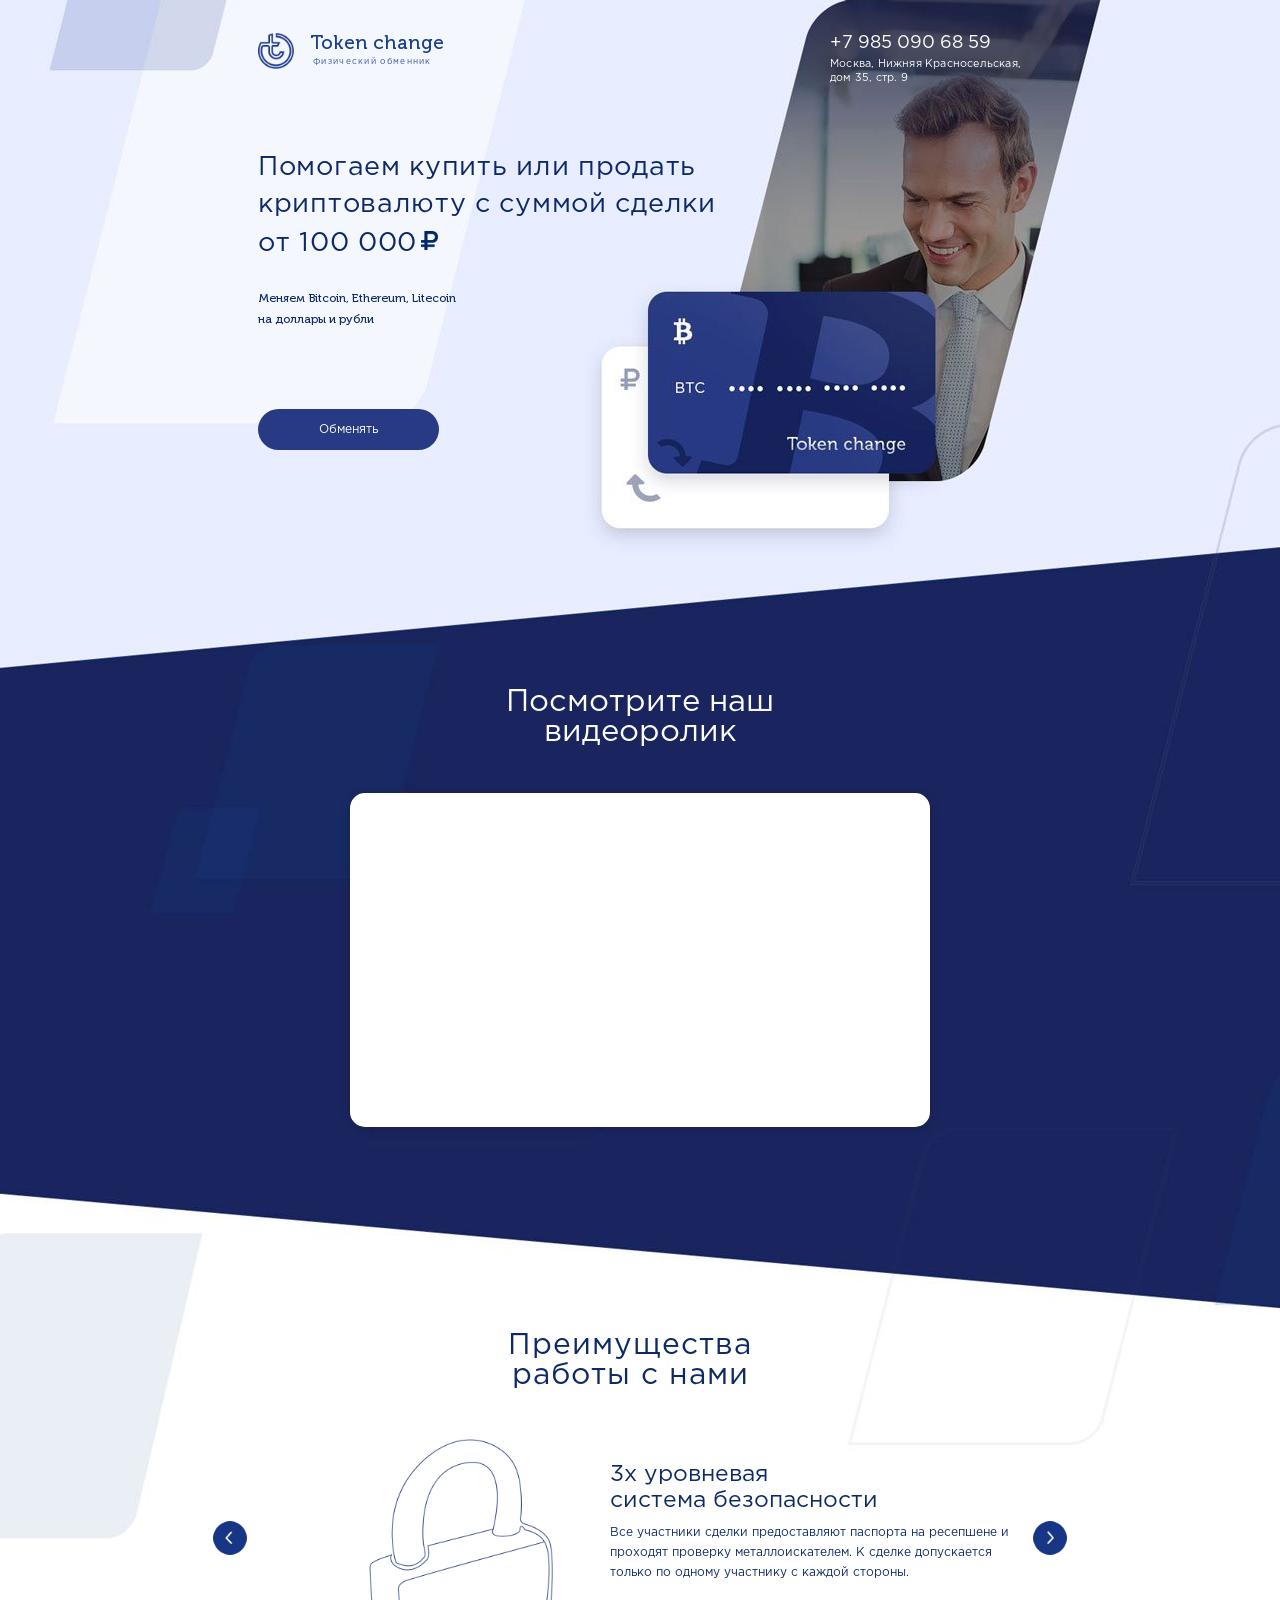
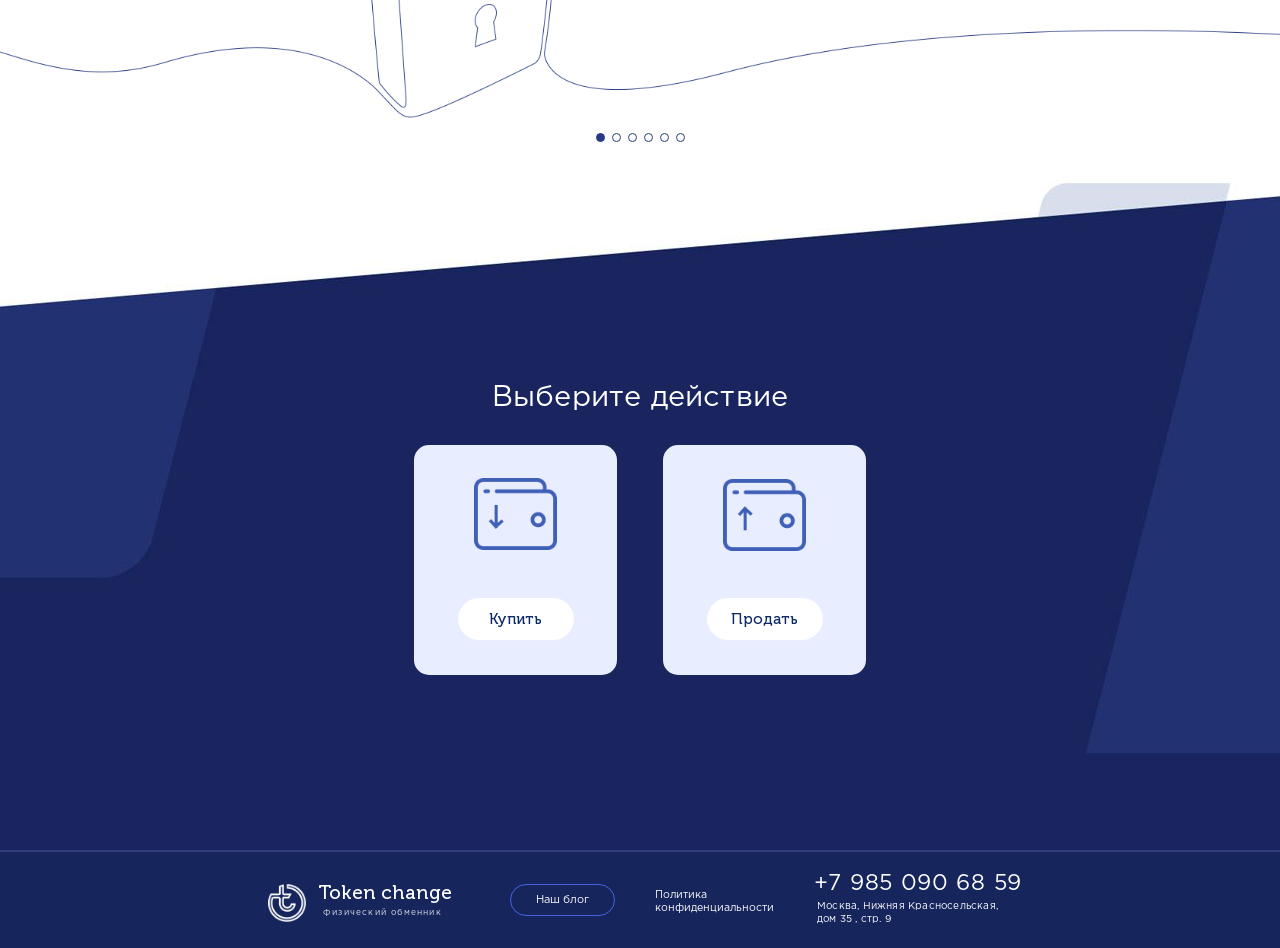
<file: kript/index.html>
<!DOCTYPE html>
<html lang="ru">
<head>
    <meta charset="UTF-8">
    <link rel="stylesheet" href="css/fontss.css">
    <link rel="stylesheet" href="css/libs/normalize.min.css">
    <link rel="stylesheet" href="css/style.css">
    <title>Token change - Физический обменник</title>
    <link rel="shortcut icon" href="favicon.ico" type="image/x-icon">
    <meta name="viewport" content="width=1020">
    
    <script type="text/javascript">
        if (screen.width <= 699) {
            document.location = "mobile/" + document.location.search;
        }
    </script>
</head>
<body>
<section class="sec1">
   <div>
        <div class="header">
            <div class="left">
                <div class="logo"></div>
                <div class="logo-text">
                    <div class="token">Token change</div>
                    <div class="fizobmen">Физический обменник</div>
                    
                </div>
            </div>
            <div class="right">
                <a class="phone" href="tel:+79850906859">+7 985 090 68 59</a>
                <div class="adres">Москва, Нижняя Красносельская,<br> дом 35, стр. 9<br>
<!--
                    <a href="/img/telegram.png" class="telegram"></a>
                    <a href="/img/viber.png" class="viber"></a>
-->
                </div>
            </div>
        </div>
        <h1>Помогаем купить или продать<br> криптовалюту с суммой сделки<br> от 100 000<span></span></h1>
        <p>Меняем Bitcoin, Ethereum, Litecoin<br>на доллары и рубли</p> 
        <div class="btn scrlto">Обменять</div>        
   </div>
</section>
<section class="sec2">
    <div>
      <h2>Посмотрите наш<br>видеоролик</h2>
      <div class="video-wrap">
        <iframe src="https://player.vimeo.com/video/252877215?title=0&byline=0&portrait=0" class="video" frameborder="0" webkitallowfullscreen mozallowfullscreen allowfullscreen></iframe>
      </div>
    </div>
</section>
<section class="sec3">
        <h2><span>Преимущества<br>работы с нами</span></h2>
        <div class="slider-wrap">
          <ul>
            <li> 
                <div class="img img1"></div>
                <p class="text">3х уровневая <br>система безопасности</p>
                <p class=" text-more">Все участники сделки предоставляют паспорта на ресепшене и проходят проверку металлоискателем. К сделке допускается только по одному участнику с каждой стороны. </p>
            </li>
            <li>
                <div class="img img2"></div>
                <p class="text">Бесплатная парковка <br>для клиентов</p>
                <p class="text-more">Чтобы бесплатно припарковаться в бизнес центре "Manhattan", нужно заранее предоставить нашему менеджеру марку и гос номер автомобиля. Пропуск заказывается заранее.</p>
            </li>
            <li>
                <div class="img img3"></div>
                <p class="text">Сопровождение домой с охраной</p>
                <p class="text-more">Это дополнительная услуга, которая заказывается заранее у нашего менеджера. Безопасность наших клиентов - главный приоритет компании "Token Change".</p>
            </li>
            <li>
                <div class="img img4"></div>
                <p class="text">Используем <br>счётные машинки</p>
                <p class="text-more">Каждую сделку контролирует наш сотрудник службы безопасности, который самостоятельно пересчитывает и проверяет на подлинность все купюры.</p>
            </li>
            <li>
                <div class="img img5"></div>
                <p class="text">Гарантия <br>конфиденциальности</p>
                <p class="text-more">Все данные, которые мы получаем о наших клиентах остаются только внутри компании "Token Change". Мы не передаём информацию третьим лицам.</p>
            </li>
            <li>
                <div class="img img6"></div>
                <p class="text">Круглосуточное <br>видеонаблюдение</p>
                <p class="text-more">В бизнес центре "Manhattan" и внутри нашего офиса находятся видеокамеры, которые фиксируют каждую сделку. Это позволяет обеспечить безопасность для клиентов.</p>
            </li>
          </ul>
        </div>
        <div class="pager">
            <a class data-slide-index="0" href="#"></a>
            <a class data-slide-index="1" href="#"></a>
            <a class data-slide-index="2" href="#"></a>
            <a class data-slide-index="3" href="#"></a>
            <a class data-slide-index="4" href="#"></a>
            <a class data-slide-index="5" href="#"></a>
        </div>
        <div class="slide-control">
          <div class="arr left" id="arr1l"></div>
          <div class="arr right" id="arr1r"></div>
        </div>
</section>
<section class="sec4">
    <div>
      <div class="s1 step1">
          <h2>Выберите действие</h2>
          <div class="block">
              <div class="item" data-type="buy">
                  <div class="img img1"></div>
                  <div class="btn">Купить</div>
              </div>
              <div class="item" data-type="sell">
                  <div class="img img2"></div>
                  <div class="btn">Продать</div>
              </div>
          </div>
      </div>
      <div class="s2 step2">
          <h2>Введите сумму сделки</h2>
          <div class="block">
              <div class="label1">Отдаете</div>
              <div class="summ-wrap">
                  <input type="text" class="number" placeholder="сумма" value="">
                  <!-- <div class="valut">
                      <div class="current" data-selected="dollar"></div>
                      <div class="select">
                          <div class="item dollar" data-type="dollar"></div>
                          <div class="item euro" data-type="euro"></div>
                          <div class="item ruble" data-type="ruble"></div>

                      </div>
                  </div> -->
              </div>
              <div class="line">
<!--                  <div class="curs">0</div>-->
                  <div class="type">
                      <div class="dollar active" data-type="dollar">Dollar</div>
                      <div class="ruble" data-type="ruble">Рубль</div>
                  </div>
              </div>
               <div class="back">назад</div>
              <div class="btn">Далее</div>
          </div>
      </div>
      <div class="s2 step2_b">
          <h2>Введите сумму сделки</h2>
          <div class="block">
              <div class="label1">Отдаете</div>
              <div class="summ-wrap">
                  <input type="text" class="number" placeholder="сумма" value="">
                  <!-- <div class="valut">
                      <div class="current" data-selected="bitcoin"></div>
                      <div class="select">
                          <div class="item bitcoin" data-type="bitcoin"></div>
                          <div class="item efirium" data-type="ethereum"></div>
                          <div class="item litecoin" data-type="litecoin"></div>
                      </div>
                  </div> -->
              </div>
              <div class="line">
<!--                  <div class="curs">0</div>-->
                  <div class="type">
                      <div class="bitcoin active" data-type="bitcoin">Bitcoin</div>
                      <div class="efirium" data-type="ethereum">Ethereum</div>
                      <div class="litecoin" data-type="litecoin">Litecoin</div>
                      <!-- <div class="euro" data-type="euro">Euro</div> -->
                  </div>
              </div>
               <div class="back">назад</div>
              <div class="btn">Далее</div>
          </div>
      </div>
       <div class="s3 step3">
            <h2>Оставьте контакты</h2>
            <form class="form" method="post" action="ajax/mail.php">
                <div class="text">Введите ваше имя</div>
                <input type="text" name="name" class="input" placeholder="Имя">
                <div class="text">Введите ваш  телефон</div>
                <input type="text" name="phone" class="input" placeholder="+7 (___) ___-__-__">
                <div class="text">Введите ваш логин Телеграм</div>
                <input type="text" name="telegram" class="input" placeholder="логин Телеграм">
                <input type="hidden" name="type">
                <input type="hidden" name="give">
                <input type="hidden" name="count_give">
                <input type="hidden" name="get">
                <input type="hidden" name="count_get">
                <button class="button">Отправить</button>
               <div class="back">назад</div>
            </form>           
       </div>
    </div>
</section>
<footer>
    <div>
        <div class="left">
            <div class="token">Token change</div>
            <div class="fiz">Физический обменник</div>
        </div>
        <div class="right">
            <a class="phone" href="tel:+79850906859">+7 985 090 68 59</a>
            <div class="addr">Москва, Нижняя Красносельская,<br>дом 35 , стр. 9</div>
        </div>
        <div class="confidential">Политика<br> конфиденциальности</div>
        <div class="blog">Наш блог</div>
    </div>
</footer>
<div id="hidden-box">
    <div class="pop" id="okgo">
        <div class="close">закрыть</div>
        <p>Спасибо,<br>ваша заявка принята!<br>Мы свяжемся с вами в ближайшее время.</p>
    </div>
    <div class="pop" id="conf">
        <div class="close">закрыть</div>
        <h3>Политика конфиденциальности</h3>
        <p>Политика конфиденциальности и защиты информации. Предоставляя свои персональные данные Пользователь даёт согласие на обработку, хранение и использование своих персональных данных на основании ФЗ № 152-ФЗ «О персональных данных» от 27.07.2006 г. в следующих целях:<br><br>Осуществление клиентской поддержки<br>Получения Пользователем информации о маркетинговых событиях<br>Проведения аудита и прочих внутренних исследований с целью повышения качества предоставляемых услуг.<br>Под персональными данными подразумевается любая информация личного характера, позволяющая установить личность Пользователя/Покупателя такая как:<br><br>Фамилия, Имя, Отчество<br>Дата рождения<br>Контактный телефон<br>Адрес электронной почты<br>Почтовый адрес<br>Персональные данные Пользователей хранятся исключительно на электронных носителях и обрабатываются с использованием автоматизированных систем, за исключением случаев, когда неавтоматизированная обработка персональных данных необходима в связи с исполнением требований законодательства. Компания обязуется не передавать полученные персональные данные третьим лицам, за исключением следующих случаев:<br><br>По запросам уполномоченных органов государственной власти РФ только по основаниям и в порядке, установленным законодательством РФ<br><br>Стратегическим партнерам, которые работают с Компанией для предоставления продуктов и услуг, или тем из них, которые помогают Компании реализовывать продукты и услуги потребителям. Мы предоставляем третьим лицам минимальный объем персональных данных, необходимый только для оказания требуемой услуги или проведения необходимой транзакции.<br><br>Компания оставляет за собой право вносить изменения в одностороннем порядке в настоящие правила, при условии, что изменения не противоречат действующему законодательству РФ. Изменения условий настоящих правил вступают в силу после их публикации на Сайте</p>
    </div>
    <div class="pop" id="form-error-pop">
        <div class="close">закрыть</div>
        <p id="form-error-text"></p>
    </div>
    <div class="blog-pop">
      <div class="close"></div>
      <h4>Блог</h4>
      <ul>
        <li><a href="kak-vyvesti-bitcoin-v-rubli/">Как вывести биткоины в рубли?</a></li>
        <li><a href="kak-vyvesti-bitcoin-na-kartu/">Как вывести биткоины на карту?</a></li>
        <li><a href="kak-vyvesti-dengi-s-bitcoin-koshelka/">Как вывести деньги с биткоин кошелька?</a></li>
        <li><a href="kupit-bitcoiny-za-rubli/">Купить биткоины за рубли</a></li>
        <li><a href="kak-prodat-bitcoiny-za-rubli/">Как продать биткоины за рубли?</a></li>
        <li><a href="kupit-bitcoiny-za-rubli-v-sberbanke/">Купить биткоины за рубли в сбербанке</a></li>
        <li><a href="kupit-kriptovalutu/">Купить криптовалюту</a></li>
        <li><a href="kupit-ethereum/">Купить Ethereum</a></li>
        <li><a href="chto-mozhno-kupit-za-bitcoiny/">Что можно купить за биткоины в России?</a></li>
        <li><a href="kak-obnalichit-bitcoiny-v-rossii/">Как обналичить биткоины в России?</a></li>
        <li><a href="kupit-litecoin/">Купить Лайткоин</a></li>
        <li><a href="obmen-litecoin/">Обмен Litecoin</a></li>
        <li><a href="obmennik-kriptovalut/">Обменник криптовалют</a></li>
        <li><a href="bitcoin-kupit-sberbank/">Биткоин купить Сбербанк</a></li>
        <li><a href="obmen-bitcoin/">Обмен Биткоин</a></li>
        <li><a href="bitcoin-kupit-online/">Биткоин купить онлайн</a></li>
        <li><a href="kurs-obmena-kriptovalut/">Курсы обмена криптовалют</a></li>
        <li><a href="kak-kupit-i-prodat-bitcoiny/">Как купить и продать биткоины?</a></li>
        <li><a href="kak-obnalichit-kriptovalutu-v-rossi/">Как обналичить криптовалюту в России?</a></li>
        <li><a href="kak-vivesti-kriptovalutu/">Как вывести криптовалюту?</a></li>
        <li><a href="kak-prodat-kriptovalutu/">Как продать криптовалюту?</a></li>
        <li><a href="birzha-obmena-kriptovalut/">Биржа обмена криптовалют</a></li>
        <li><a href="telegram-bot-dlya-obmena-bitcoin/">Телеграм бот для обмена Биткоин</a></li>
        <li><a href="ethereum-obmen/">Ethereum обмен</a></li>
      </ul>
    </div>
</div>
<script src="js/libs.js"></script>
<script src="js/main.js"></script>
<!--<div id="maket"></div>-->
</body>
</html>
</file>
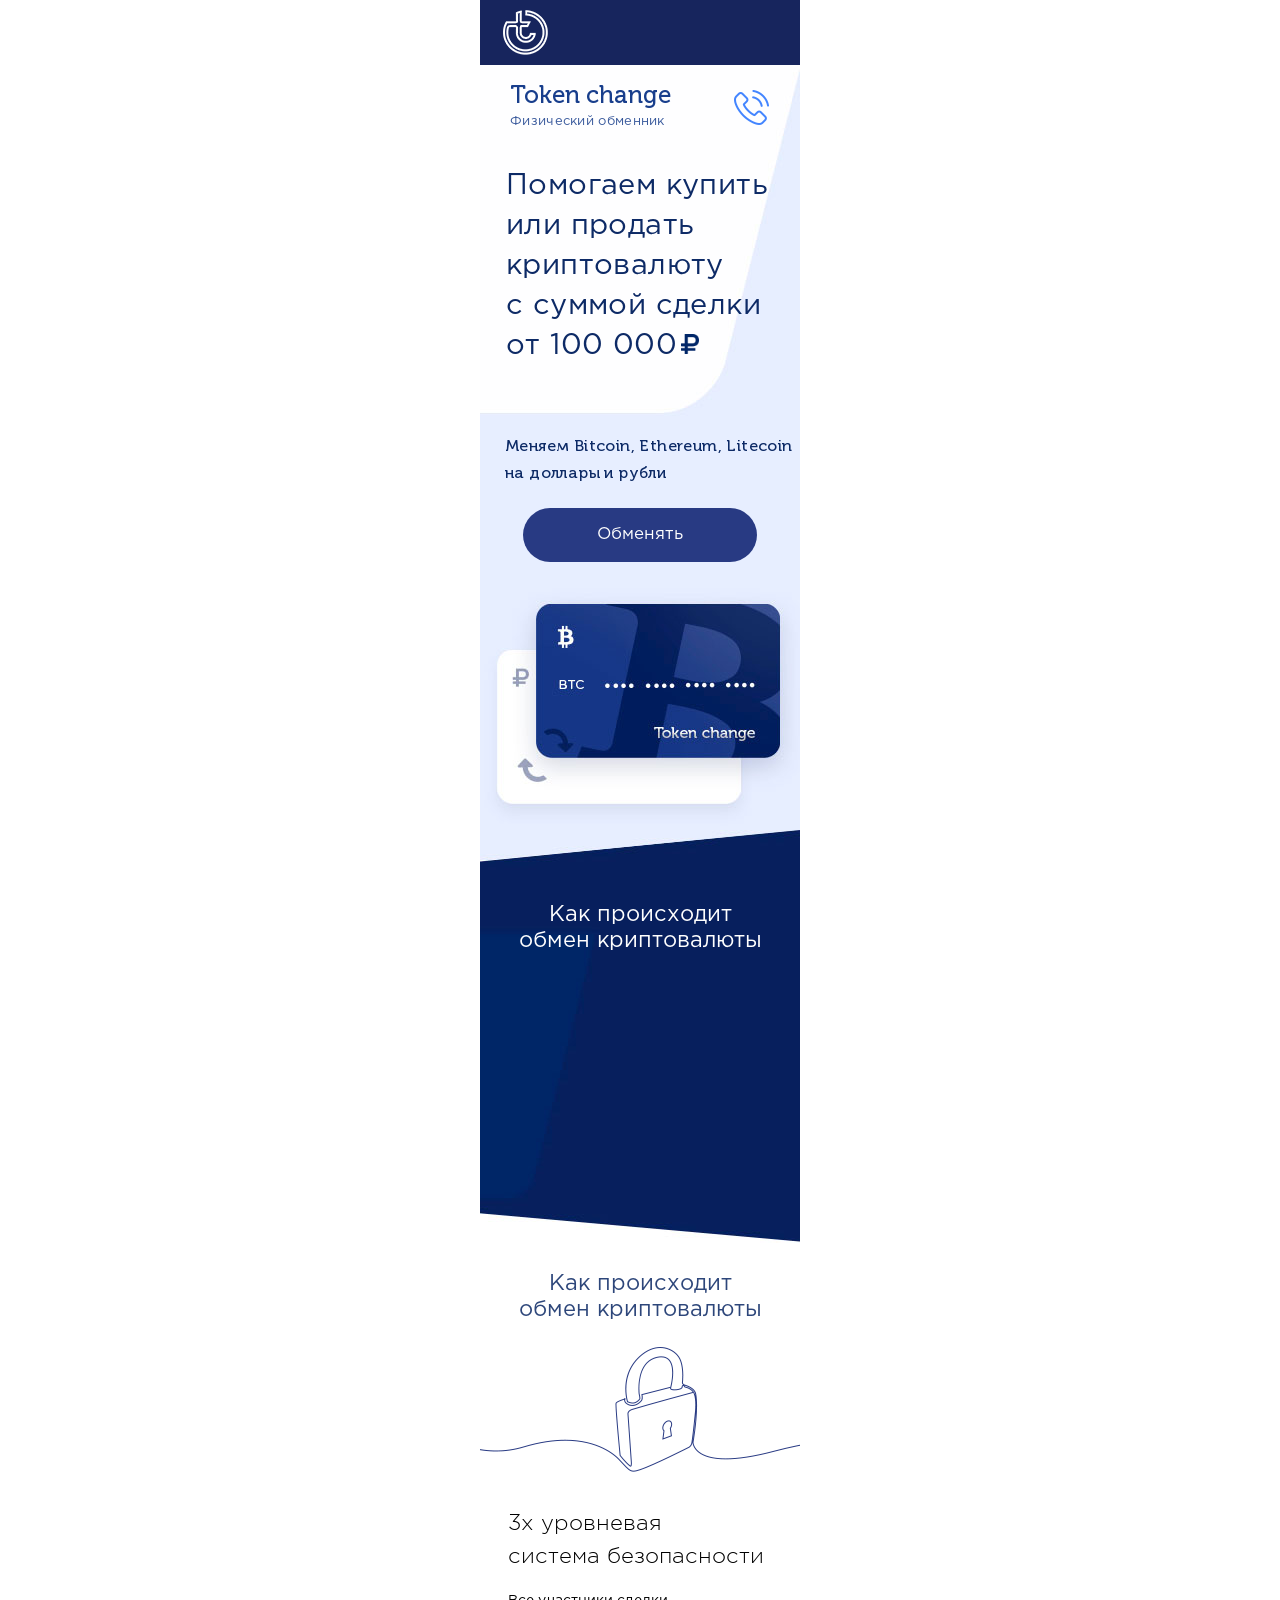
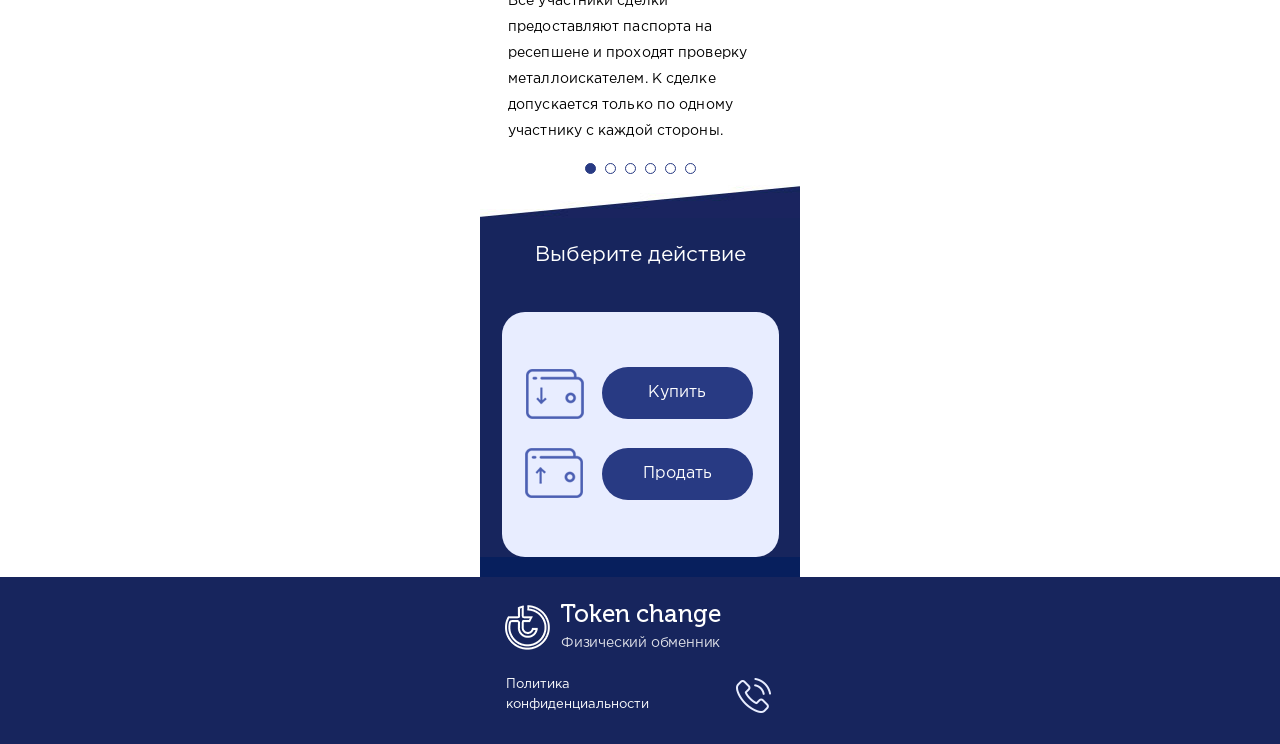
<file: kript/mobile/index.html>
<!DOCTYPE html>
<html lang="ru">
<head>
    <meta charset="UTF-8">
    <link rel="stylesheet" href="css/fontss.css">
    <link rel="stylesheet" href="css/libs/normalize.min.css">
    <link rel="stylesheet" href="css/style.css">
    <title>Token change - Физический обменник</title>
    <link rel="shortcut icon" href="favicon.ico" type="image/x-icon">
    <meta name="viewport" content="width=320">
    
<!--
    <script type="text/javascript">
        if (screen.width > 699) {
            document.location = "../" + document.location.search;
        }
    </script>
-->
    
</head>
   


<body>

<section class="sec1">
   <div>
        <div class="header">
            <div class="left">
                <div class="logo"></div>
            </div>
             <div class="right"> 
                <!-- <a href="/img/telegram.png" class="telegram"></a>
                <a href="/img/viber.png" class="viber"></a> -->
            </div> 
        </div>
        <div class="line">
            <div class="left">
                
                <div class="logo-text">
                    <div class="token">Token change</div>
                    <div class="fizobmen">Физический обменник</div>
                    
                </div>
            </div>
            <a class="right" href="tel:+79850906859"></a>
        </div>
        <h1>Помогаем купить или продать<br> криптовалюту <br>с суммой сделки<br> от 100 000<span></span><br><br></h1>
        <p>Меняем Bitcoin, Ethereum, Litecoin<br>на доллары и рубли</p>
        <div class="btn scrlto">Обменять</div>       
   </div>
</section>
<div class="section sec2">
    <div>
       <h2>Как происходит <br>обмен криптовалюты</h2>        
        
        <iframe src="https://player.vimeo.com/video/252877215?title=0&byline=0&portrait=0" class="video" frameborder="0" webkitallowfullscreen mozallowfullscreen allowfullscreen></iframe>
    </div>
</div>
<section class="sec3">
    <div>
        <h2>Как происходит <br>обмен криптовалюты</h2>
        <div class="slider-wrap">
            <ul>
       <li>
           <div class="img img1"></div>
           <h3>3х уровневая <br>система безопасности</h3>
           <p>Все участники сделки предоставляют паспорта на ресепшене и проходят проверку металлоискателем. К сделке допускается только по одному участнику с каждой стороны.</p>
       </li>
       <li>
           <div class="img img2"></div>
           <h3>Бесплатная парковка <br>для клиентов</h3>
           <p>Чтобы бесплатно припарковаться в бизнес центре "Manhattan", нужно заранее предоставить нашему менеджеру марку и гос номер автомобиля. Пропуск заказывается заранее.</p>
       </li>
       <li>
           <div class="img img3"></div>
           <h3>Сопровождение домой с охраной</h3>
           <p>Это дополнительная услуга, которая заказывается заранее у нашего менеджера. Безопасность наших клиентов - главный приоритет компании "Token Change".</p>
       </li>
       <li>
           <div class="img img4"></div>
           <h3>Используем <br>счётные машинки</h3>
           <p>Каждую сделку контролирует наш сотрудник службы безопасности, который самостоятельно пересчитывает и проверяет на подлинность все купюры.</p>
       </li>
       <li>
           <div class="img img5"></div>
           <h3 class="small">Гарантия <br>конфиденциальности</h3>
           <p>Все данные, которые мы получаем о наших клиентах остаются только внутри компании "Token Change". Мы не передаём информацию третьим лицам.</p>
       </li>
       <li>
           <div class="img img6"></div>
           <h3>Круглосуточное <br>видеонаблюдение</h3>
           <p>В бизнес центре "Manhattan" и внутри нашего офиса находятся видеокамеры, которые фиксируют каждую сделку. Это позволяет обеспечить безопасность для клиентов.</p>
       </li>
   </ul>
        </div>
   
   <div class="slide">
       
        <a class data-slide-index="0" href="#"></a>
        <a class data-slide-index="1" href="#"></a>
        <a class data-slide-index="2" href="#"></a>
        <a class data-slide-index="3" href="#"></a>
        <a class data-slide-index="4" href="#"></a>
        <a class data-slide-index="5" href="#"></a>
       
   </div>
    

    </div>
</section>

<section class="sec4">
    <div>
<div class="s1 step1">
          <h2>Выберите действие</h2>
          <div class="block">
              <div class="item" data-type="buy">
                  <div class="img img1"></div>
                  <div class="btn">Купить</div>
              </div>
              <div class="item" data-type="sell">
                  <div class="img img2"></div>
                  <div class="btn">Продать</div>
                  
              </div>
          </div>
      </div>

<div class="s2 step2">
          <h2>Введите сумму сделки</h2>
          <div class="block">
              <div class="label1">Отдаете</div>
              <div class="summ-wrap">
                  <input type="text" class="number" placeholder="сумма">
                  <!-- <div class="valut">
                      <div class="current" data-selected="dollar"></div>
                      <div class="select">
                          <div class="item dollar" data-type="dollar"></div>
                          <div class="item ruble" data-type="ruble"></div>
                      </div>
                  </div> -->
                  
              </div>
              <div class="label2"><!--                 <span>Получаете</span> -->
                  <div class="type">
                      <div class="dollar active" data-type="dollar">Dollar</div>
                      <div class="ruble" data-type="ruble">Рубль</div>
                  </div>
              </div>
              <div class="btn">Далее</div>
              <div class="back">назад</div>
          </div>
      </div>
      <div class="s2 step2_b">
          <h2>Введите сумму сделки</h2>
          <div class="block">
              <div class="label1">Отдаете</div>
              <div class="summ-wrap">
                  <input type="text" class="number" placeholder="сумма">
                  <!-- <div class="valut">
                      <div class="current" data-selected="bitcoin"></div>
                      <div class="select">                          
                          <div class="item bitcoin" data-type="bitcoin"></div>
                          <div class="item efirium" data-type="ethereum"></div>
                          <div class="item litecoin" data-type="litecoin"></div>
                      </div>
                  </div> -->
                  
              </div>
              <div class="label2"><!-- <span>Получаете</span> -->
                  <div class="type">
                      <div class="bitcoin active" data-type="bitcoin">Bitcoin</div>
                      <div class="efirium" data-type="ethereum">Ethereum</div>
                      <div class="litecoin" data-type="litecoin">Litecoin</div>
                  </div>
              </div>
              <div class="btn">Далее</div>
              <div class="back">назад</div>
          </div>
      </div>
        <div class="s3 step3">
            <h2>Оставьте контакты</h2>
            <form class="form" method="post" action="ajax/mail.php">
                <div class="text">Введите ваше имя</div>
                <input type="text" name="name" class="input" placeholder="Имя">
                <div class="text">Введите ваш  телефон</div>
                <input type="text" name="phone" class="input" placeholder="+7 (___) ___-__-__">
                 <div class="text">Введите ваш логин Telegram</div>

                <input type="text" name="telegram" class="input" placeholder="@   логин Telegram">
                <input type="hidden" name="type">
                <input type="hidden" name="give">
                <input type="hidden" name="count_give">
                <input type="hidden" name="get">
                <input type="hidden" name="count_get">
                <button class="button">Отправить</button>
                <div class="back">назад</div>
            </form>           
       </div>
    </div> 
</section>

<footer>
    <div>
        <div class="left">
            <div class="token">Token change</div>
            <div class="fiz">Физический обменник</div>
            <div class="confidential">Политика<br> конфиденциальности</div>
            <a href="tel:+79850906859" class="phone"></a>
        </div>
        <div class="right"> 
             <!--a href="/img/telegrammobile.png" class="telegram"></a>
            <a href="/img/vibermobile.png" class="viber"></a--> 
        </div>
        
    </div>
</footer>
<div id="hidden-box">
    <div class="pop" id="okgo">
        <div class="close">закрыть</div>
        <p>Спасибо,<br>ваша заявка принята!<br>Мы свяжемся с вами в ближайшее время.</p>
    </div>
    <div class="pop" id="conf">
        <div class="close">закрыть</div>
        <h3>Политика конфиденциальности</h3>
        <p>Политика конфиденциальности и защиты информации. Предоставляя свои персональные данные Пользователь даёт согласие на обработку, хранение и использование своих персональных данных на основании ФЗ № 152-ФЗ «О персональных данных» от 27.07.2006 г. в следующих целях:<br><br>Осуществление клиентской поддержки<br>Получения Пользователем информации о маркетинговых событиях<br>Проведения аудита и прочих внутренних исследований с целью повышения качества предоставляемых услуг.<br>Под персональными данными подразумевается любая информация личного характера, позволяющая установить личность Пользователя/Покупателя такая как:<br><br>Фамилия, Имя, Отчество<br>Дата рождения<br>Контактный телефон<br>Адрес электронной почты<br>Почтовый адрес<br>Персональные данные Пользователей хранятся исключительно на электронных носителях и обрабатываются с использованием автоматизированных систем, за исключением случаев, когда неавтоматизированная обработка персональных данных необходима в связи с исполнением требований законодательства. Компания обязуется не передавать полученные персональные данные третьим лицам, за исключением следующих случаев:<br><br>По запросам уполномоченных органов государственной власти РФ только по основаниям и в порядке, установленным законодательством РФ<br><br>Стратегическим партнерам, которые работают с Компанией для предоставления продуктов и услуг, или тем из них, которые помогают Компании реализовывать продукты и услуги потребителям. Мы предоставляем третьим лицам минимальный объем персональных данных, необходимый только для оказания требуемой услуги или проведения необходимой транзакции.<br><br>Компания оставляет за собой право вносить изменения в одностороннем порядке в настоящие правила, при условии, что изменения не противоречат действующему законодательству РФ. Изменения условий настоящих правил вступают в силу после их публикации на Сайте</p>
    </div>
    <div class="pop" id="form-error-pop">
        <div class="close">закрыть</div>
        <p id="form-error-text"></p>
    </div>
</div>
<script src="js/libs.js"></script>
<script src="js/main.js"></script>
</body>
</html>
</file>
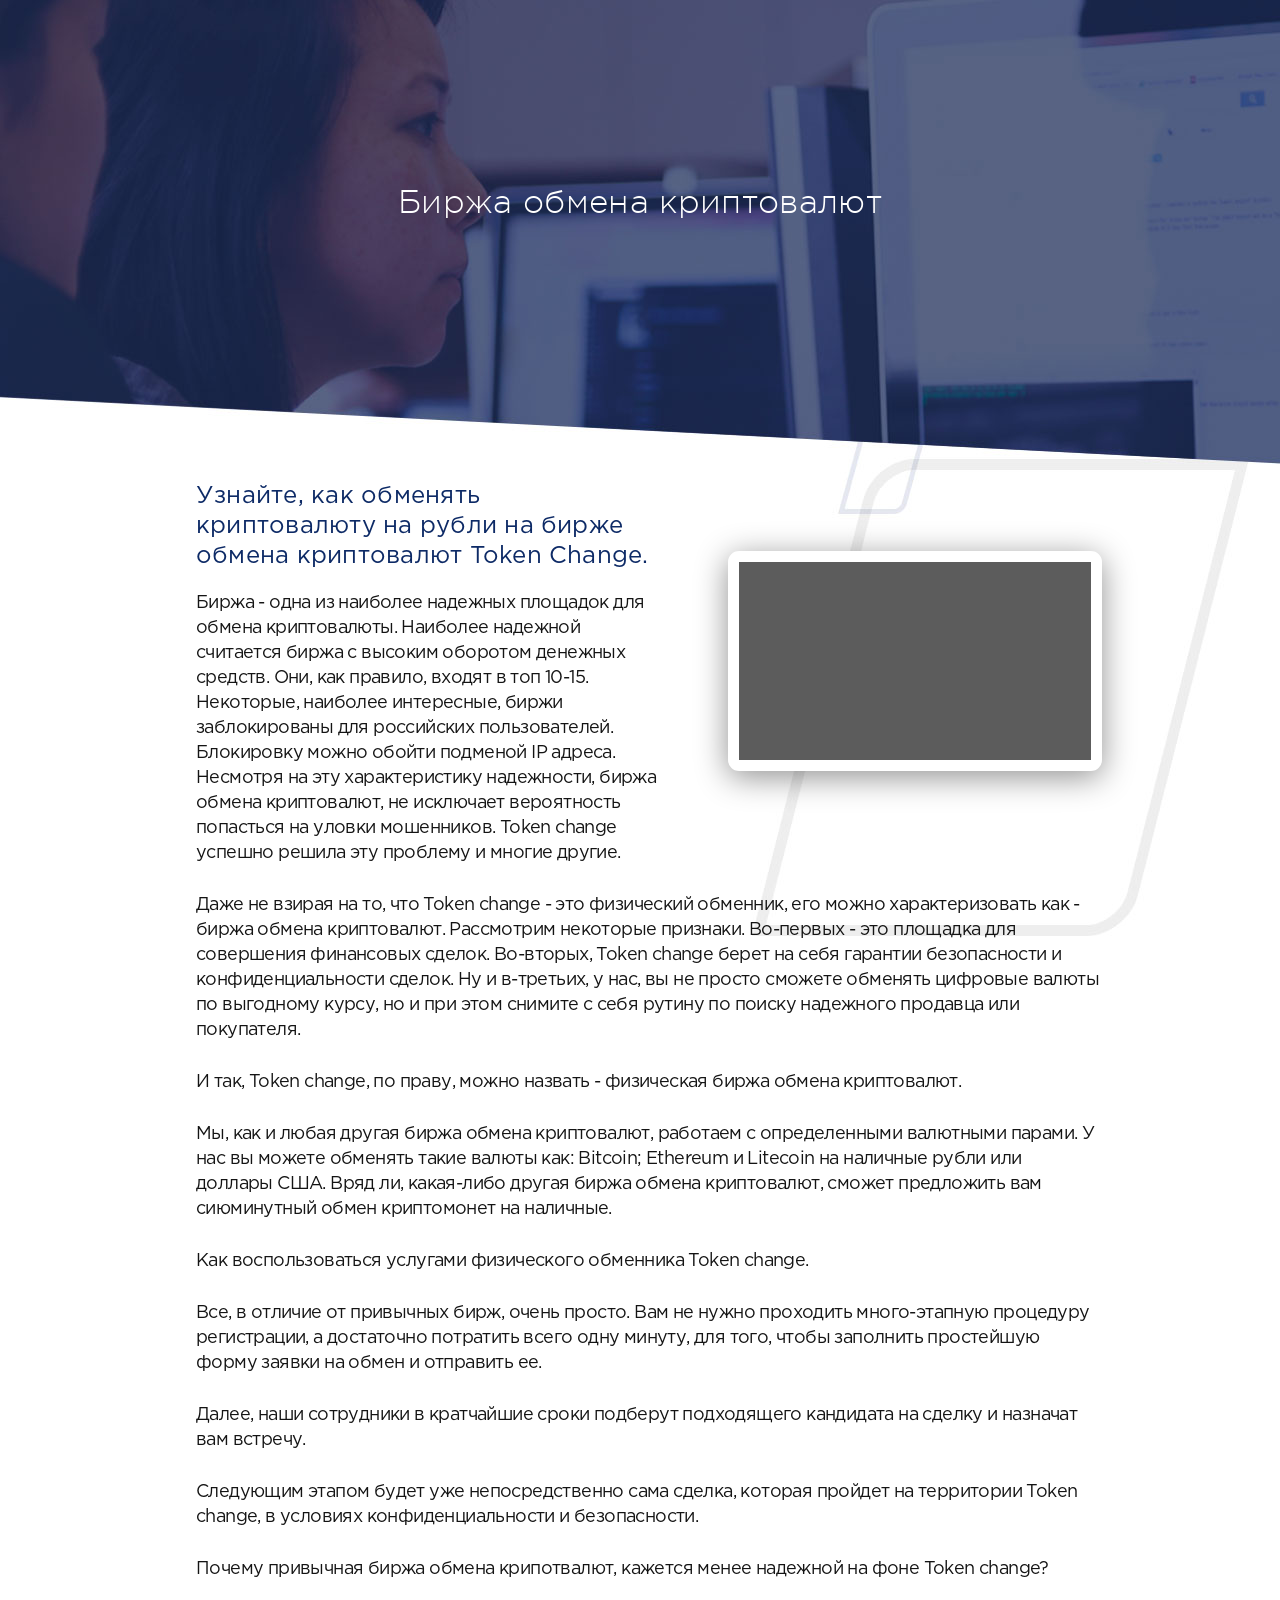
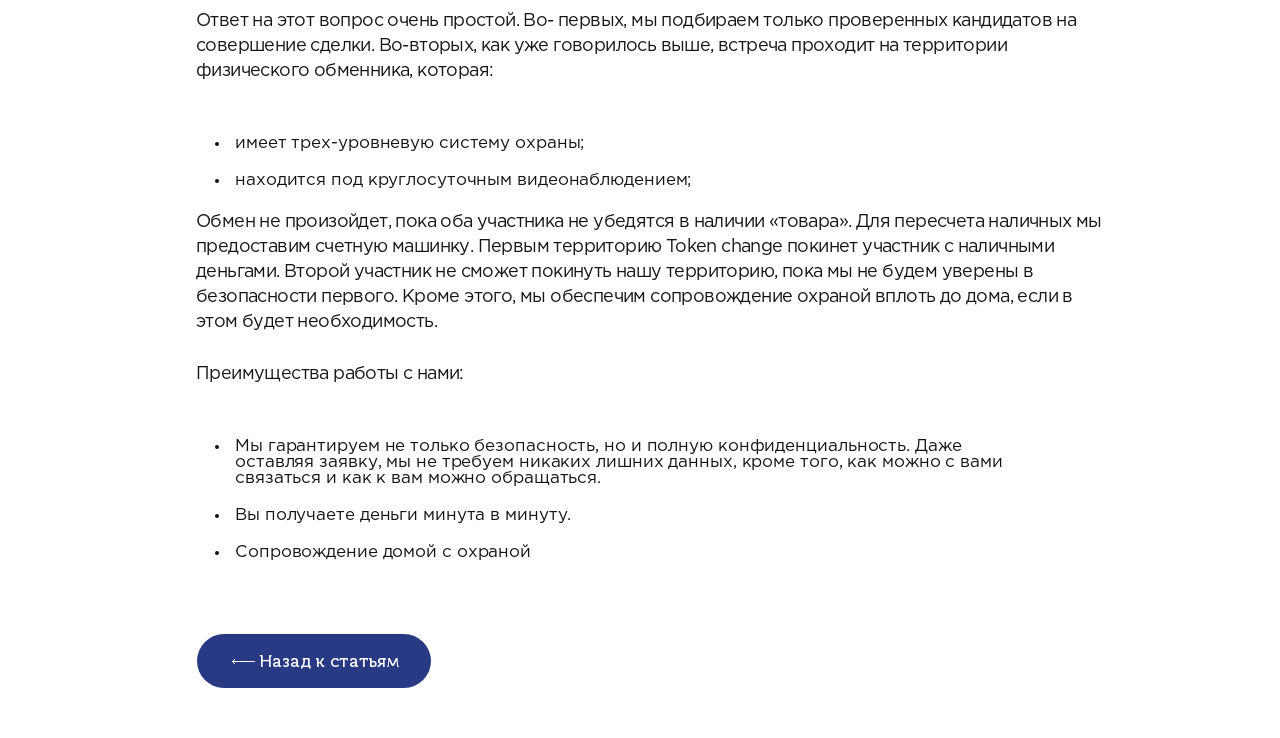
<file: statti/birzha-obmena-kriptovalut/index.html>
<!DOCTYPE html>
<html lang="en">
<head>
    <meta charset="UTF-8">
    <title>Биржа обмена криптовалют  Token Change.</title>
  <meta name="keywords" content="биржа обмена криптовалют">
  <meta name="description" content="Биржа обмена криптовалют Token Change позволяет с минимальной комиссией обменивать любой вид криптовалют на рубли и доллары. ">
    <link rel="stylesheet" href="css/libs/normalize.min.css">
   <link rel="stylesheet" href="css/fontss.css">
    <link rel="stylesheet" href="css/style.css">
</head>
<body>
   
 <section  class="sec1">
     <div>
        <img src="img/big.jpg" alt="">
         <h1>Биржа обмена криптовалют</h1>
     </div>
 </section>
   <section class="sec2">
       <img src="img/bg2.jpg" alt="">
       <div>
           <div class="main">
               <div class="right">
                   <iframe src="https://player.vimeo.com/video/252877215?title=0&byline=0&portrait=0" class="video" frameborder="0" webkitallowfullscreen mozallowfullscreen allowfullscreen></iframe>
               </div>
               <h2>Узнайте, как обменять криптовалюту на рубли на бирже обмена криптовалют Token Change.</h2>
               <p>Биржа - одна из наиболее надежных площадок для обмена криптовалюты. Наиболее надежной считается биржа с высоким оборотом денежных средств. Они, как правило, входят в топ 10-15. Некоторые, наиболее интересные, биржи заблокированы для российских пользователей. Блокировку можно обойти подменой IP адреса. Несмотря на эту характеристику надежности, биржа обмена криптовалют, не исключает вероятность попасться на уловки мошенников. Token change успешно решила эту проблему и многие другие.</p>
               <p>Даже не взирая на то, что Token change - это физический обменник, его можно характеризовать как - биржа обмена криптовалют. Рассмотрим некоторые признаки. Во-первых - это площадка для совершения финансовых сделок. Во-вторых, Token change берет на себя гарантии безопасности и конфиденциальности сделок. Ну и в-третьих,  у нас, вы не просто сможете обменять цифровые валюты по выгодному курсу, но и при этом снимите с себя рутину по поиску надежного продавца или покупателя.</p>
               <p>И так, Token change, по праву, можно назвать - физическая биржа обмена криптовалют.</p>
               <p>Мы, как и любая другая биржа обмена криптовалют, работаем с определенными валютными парами. У нас вы можете обменять такие валюты как: Bitcoin; Ethereum и Litecoin на наличные рубли или доллары США. Вряд ли, какая-либо другая биржа обмена криптовалют, сможет предложить вам сиюминутный обмен криптомонет на наличные.</p>
               <p>Как воспользоваться услугами физического обменника Token change.</p>
               <p>Все, в отличие от привычных бирж, очень просто. Вам не нужно проходить много-этапную процедуру регистрации, а достаточно потратить всего одну минуту, для того, чтобы заполнить простейшую форму заявки на обмен и отправить ее.</p>
               <p>Далее, наши сотрудники в кратчайшие сроки подберут подходящего кандидата на сделку и назначат вам встречу.</p>
               <p>Следующим этапом будет уже непосредственно сама сделка, которая пройдет на территории Token change, в условиях конфиденциальности и безопасности.</p>
               <p>Почему привычная биржа обмена крипотвалют, кажется менее надежной на фоне Token change?</p>
               <p>Ответ на этот вопрос очень простой. Во- первых, мы подбираем только проверенных кандидатов на совершение сделки. Во-вторых, как уже говорилось выше, встреча проходит на территории физического обменника, которая:</p>
                <ul>
                      <li class="li">имеет трех-уровневую систему охраны;</li>
                      <li class="li">находится под круглосуточным видеонаблюдением;</li>
                    </ul>
                    <p>Обмен не произойдет, пока оба участника не убедятся в наличии «товара». Для пересчета наличных мы предоставим счетную машинку. Первым территорию Token change покинет участник с наличными деньгами. Второй участник не сможет покинуть нашу территорию, пока мы не будем уверены в безопасности первого. Кроме этого, мы обеспечим сопровождение охраной вплоть до дома, если в этом будет необходимость.</p>
                    <p>Преимущества работы с нами:</p>
                    <ul>
                      <li class="li">Мы гарантируем не только безопасность, но и полную конфиденциальность. Даже оставляя заявку, мы не требуем никаких лишних данных, кроме того, как можно с вами связаться и как к вам можно обращаться.</li>
                      <li class="li">Вы получаете деньги минута в минуту.</li>
                      <li class="li">Сопровождение домой с охраной</li>
                    </ul>

               
             
               
                  
                   <a class="button" href="../?open=blog">Назад к статьям</a>

           </div>
       </div>
   </section>
</body>
</html>
</file>
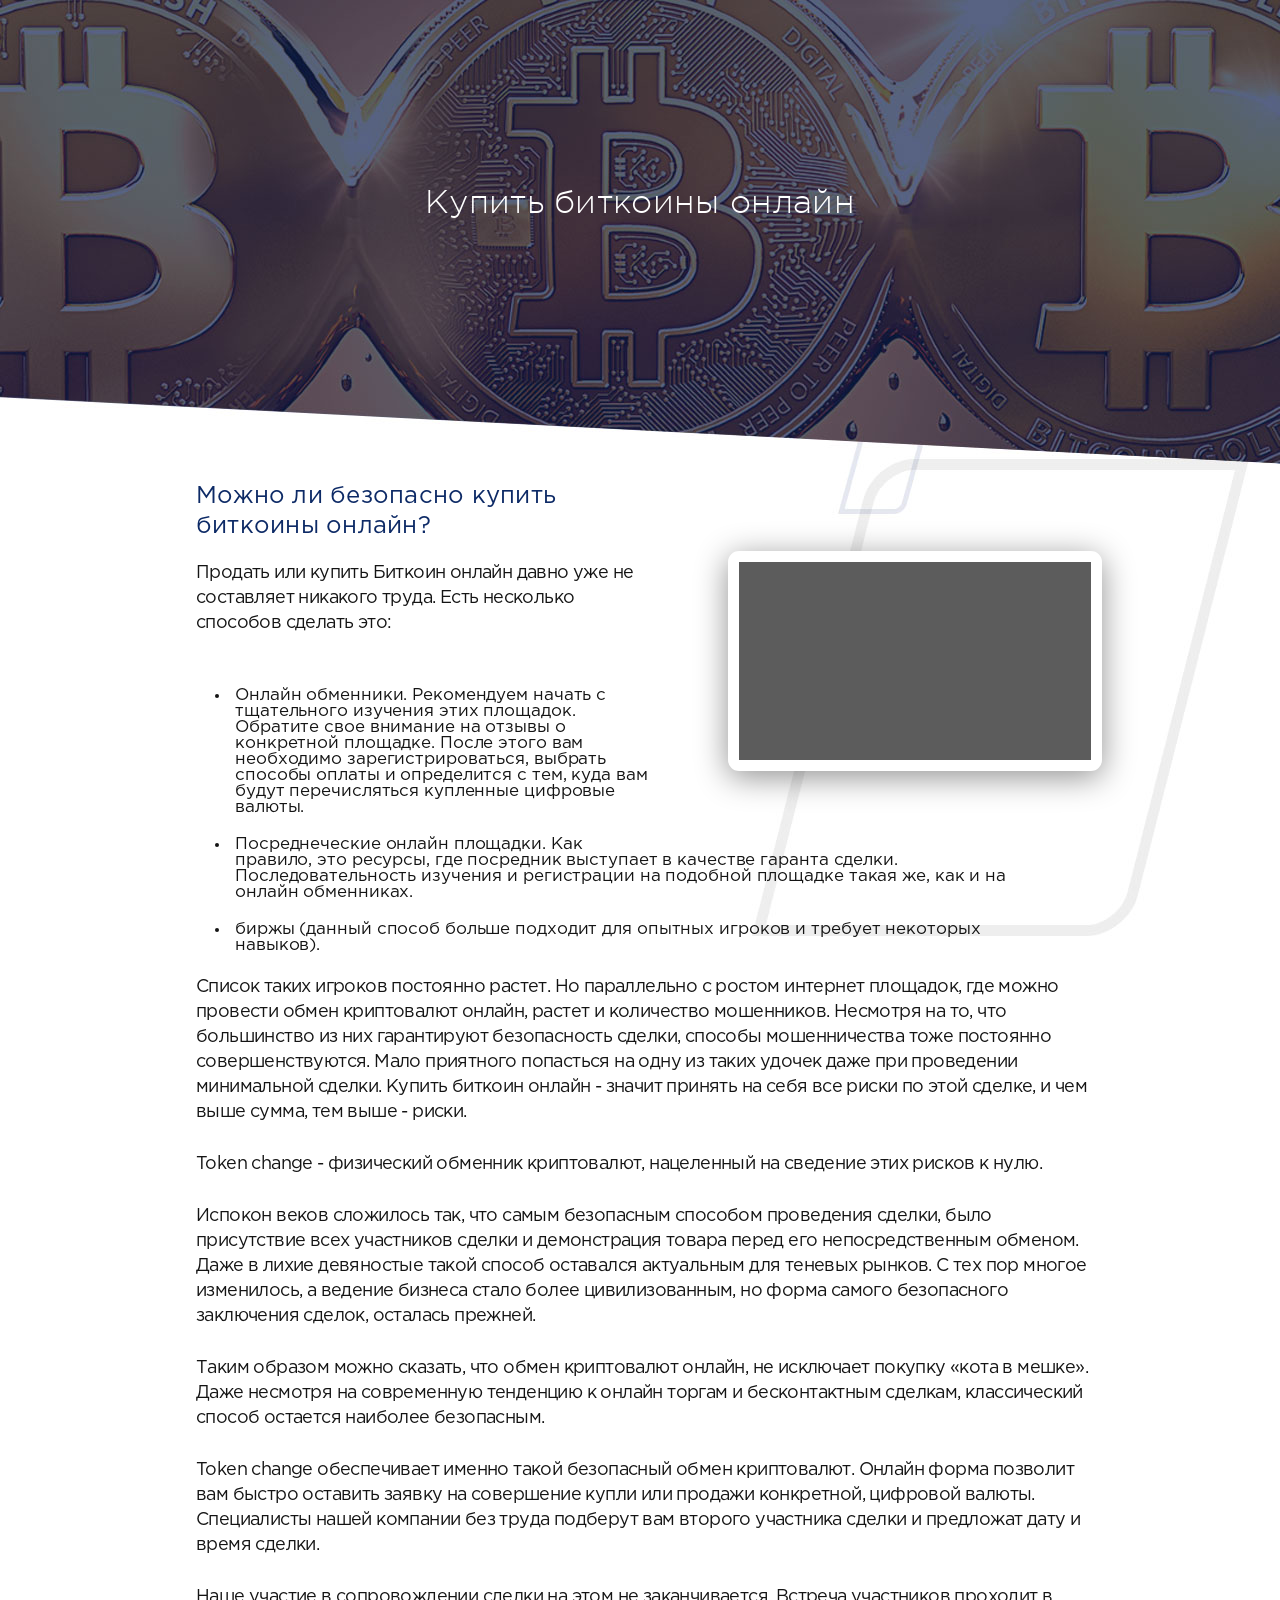
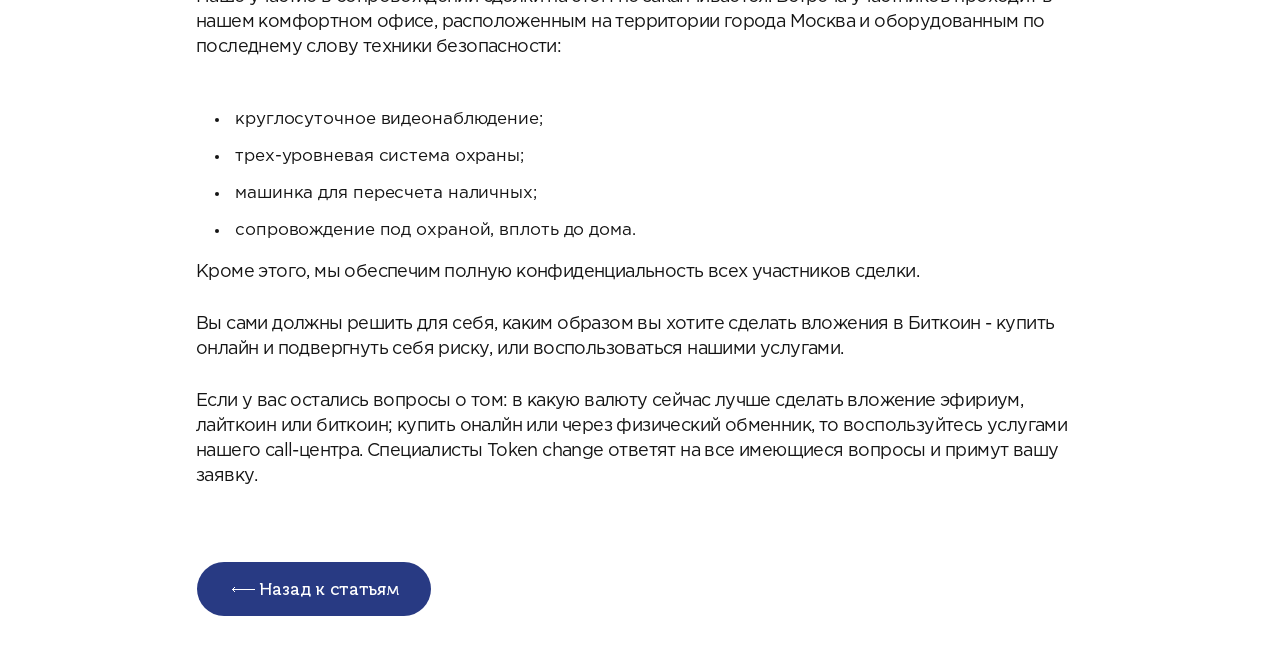
<file: statti/bitcoin-kupit-online/index.html>
<!DOCTYPE html>
<html lang="en">
<head>
    <meta charset="UTF-8">
    <title>Купить биткоин онлайн в Token Change.</title>
  <meta name="keywords" content="биткоин купить онлайн, обмен криптовалют.">
  <meta name="description" content="Купить биткон онлайн вы можете в обменнике криптовалют Token Change по лучшему курсу и с минимальной комиссией от 1 %.">
    <link rel="stylesheet" href="css/libs/normalize.min.css">
   <link rel="stylesheet" href="css/fontss.css">
    <link rel="stylesheet" href="css/style.css">
</head>
<body>
   
 <section  class="sec1">
     <div>
        <img src="img/big.jpg" alt="">
         <h1>Купить биткоины онлайн</h1>
     </div>
 </section>
   <section class="sec2">
       <img src="img/bg2.jpg" alt="">
       <div>
           <div class="main">
               <div class="right">
                   <iframe src="https://player.vimeo.com/video/252877215?title=0&byline=0&portrait=0" class="video" frameborder="0" webkitallowfullscreen mozallowfullscreen allowfullscreen></iframe>
               </div>
               <h2>Можно ли безопасно купить биткоины онлайн?</h2>
               <p>Продать или купить Биткоин онлайн давно уже не составляет никакого труда. Есть несколько способов сделать это:</p>
               <ul>
               <li class="li">Онлайн обменники. Рекомендуем начать с тщательного изучения этих площадок. Обратите свое внимание на отзывы о конкретной площадке. После этого вам необходимо зарегистрироваться, выбрать способы оплаты и определится с тем, куда вам будут перечисляться купленные цифровые валюты.</li>
               <li class="li">Посреднеческие онлайн площадки. Как правило, это ресурсы, где посредник выступает в качестве гаранта сделки. Последовательность изучения и регистрации на подобной площадке такая же, как и на онлайн обменниках.</li>
               <li class="li">биржы (данный способ больше подходит для опытных игроков и требует некоторых навыков).</li>
             </ul>
               <p>Список таких игроков постоянно растет. Но параллельно с ростом интернет площадок, где можно провести обмен криптовалют онлайн, растет и количество мошенников. Несмотря на то, что большинство из них гарантируют безопасность сделки, способы мошенничества тоже постоянно совершенствуются. Мало приятного попасться на одну из таких удочек даже при проведении минимальной сделки. Купить биткоин онлайн - значит принять на себя все риски по этой сделке, и чем выше сумма, тем выше - риски.</p>
               <p>Token change - физический обменник криптовалют, нацеленный на сведение этих рисков к нулю. </p>
               <p>Испокон веков сложилось так, что самым безопасным способом проведения сделки, было присутствие всех участников сделки и демонстрация товара перед его непосредственным обменом. Даже в лихие девяностые такой способ оставался актуальным для теневых рынков. С тех пор многое изменилось, а ведение бизнеса стало более цивилизованным, но форма самого безопасного заключения сделок, осталась прежней.</p>
               <p>Таким образом можно сказать, что обмен криптовалют онлайн, не исключает покупку «кота в мешке». Даже несмотря на современную тенденцию к онлайн торгам и бесконтактным сделкам, классический способ остается наиболее безопасным.</p>
               <p>Token change обеспечивает именно такой безопасный обмен криптовалют. Онлайн форма позволит вам быстро оставить заявку на совершение купли или продажи конкретной, цифровой валюты. Специалисты нашей компании без труда подберут вам второго участника сделки и предложат дату и время сделки.</p>
               <p>Наше участие в сопровождении сделки на этом не заканчивается. Встреча участников проходит в нашем комфортном офисе, расположенным на территории города Москва и оборудованным по последнему слову техники безопасности:</p>
                <ul>
               <li class="li">круглосуточное видеонаблюдение;</li>
               <li class="li">трех-уровневая система охраны;</li>
               <li class="li">машинка для пересчета наличных;</li>
               <li class="li">cопровождение под охраной, вплоть до дома.</li>
             </ul>
             <p>Кроме этого, мы обеспечим полную конфиденциальность всех участников сделки. </p>
             <p>Вы сами должны решить для себя, каким образом вы хотите сделать вложения в Биткоин - купить онлайн и подвергнуть себя риску, или воспользоваться нашими услугами. </p>
             <p>Если у вас остались вопросы о том: в какую валюту сейчас лучше сделать вложение эфириум, лайткоин или биткоин; купить оналйн или через физический обменник, то воспользуйтесь услугами нашего call-центра. Специалисты Token change ответят на все имеющиеся вопросы и примут вашу заявку.</p>
               
               
                
               
                  
                   <a class="button" href="../?open=blog">Назад к статьям</a>

           </div>
       </div>
   </section>
</body>
</html>
</file>
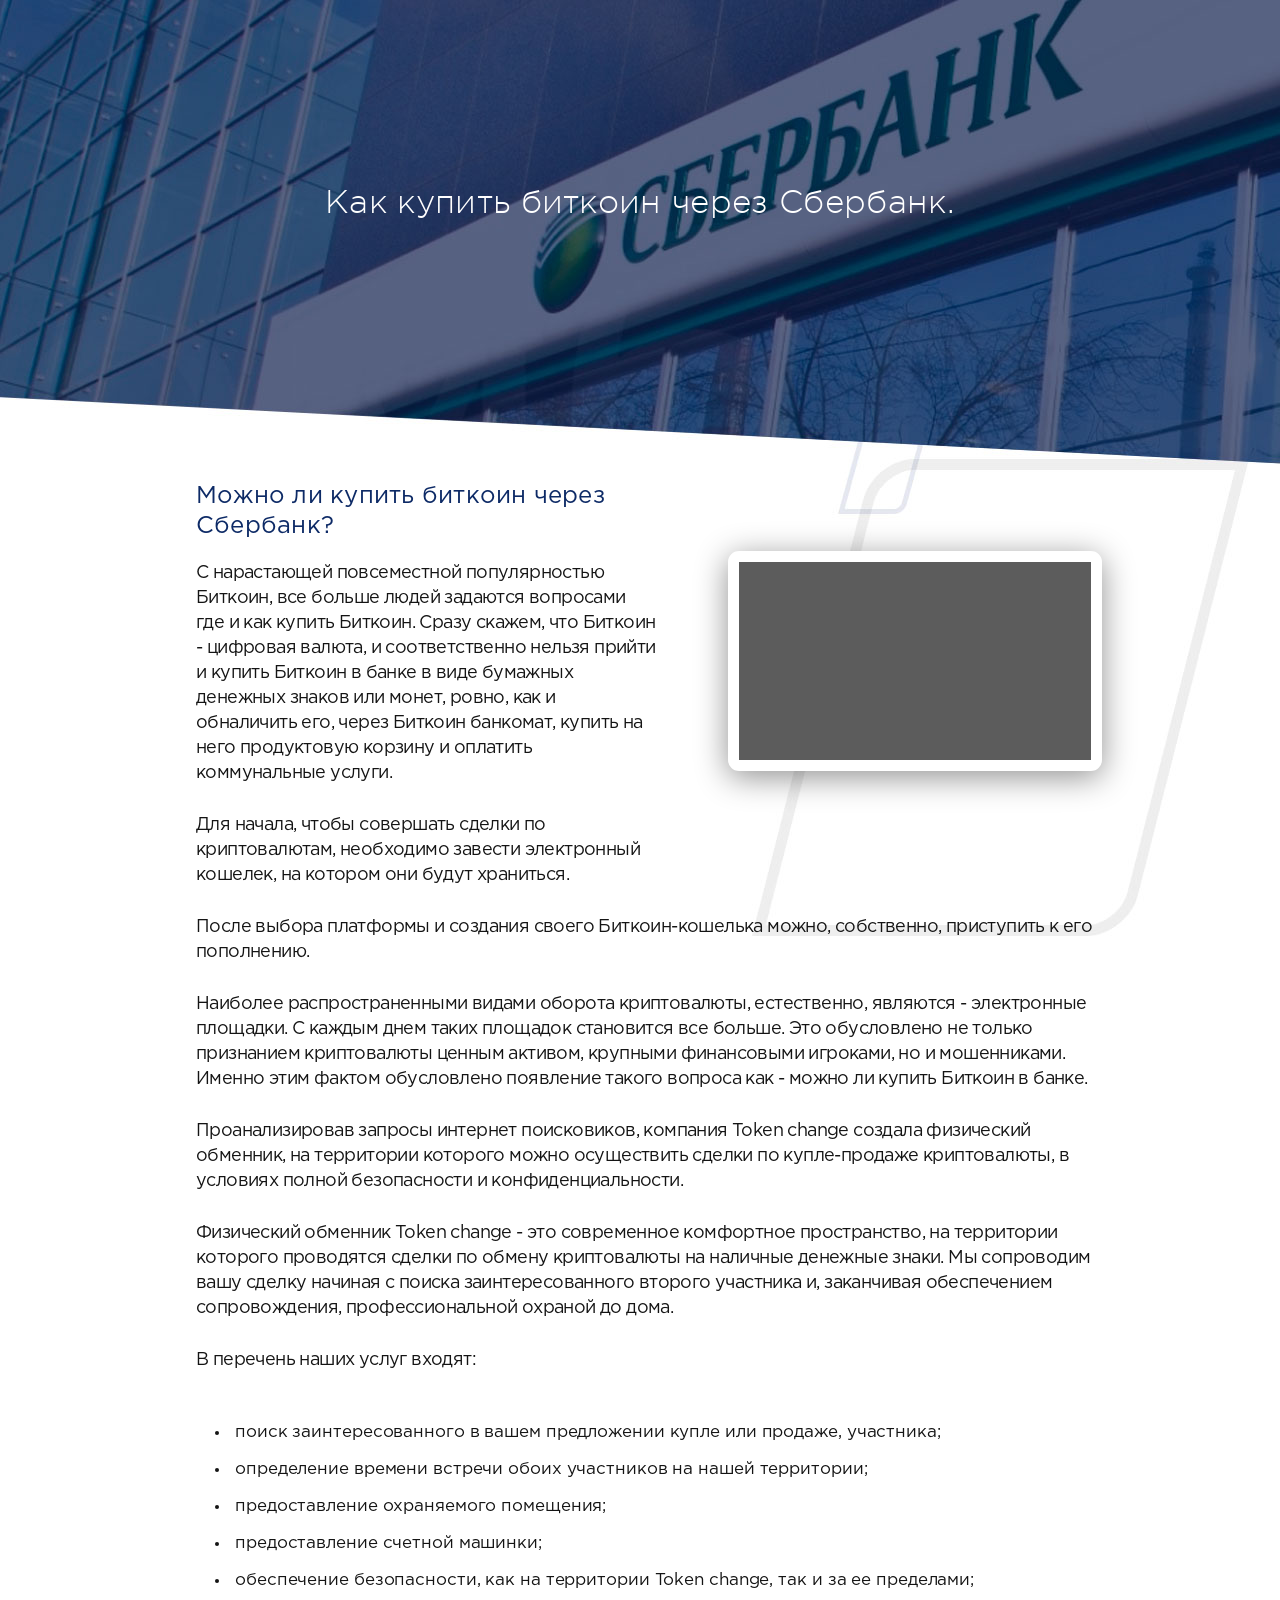
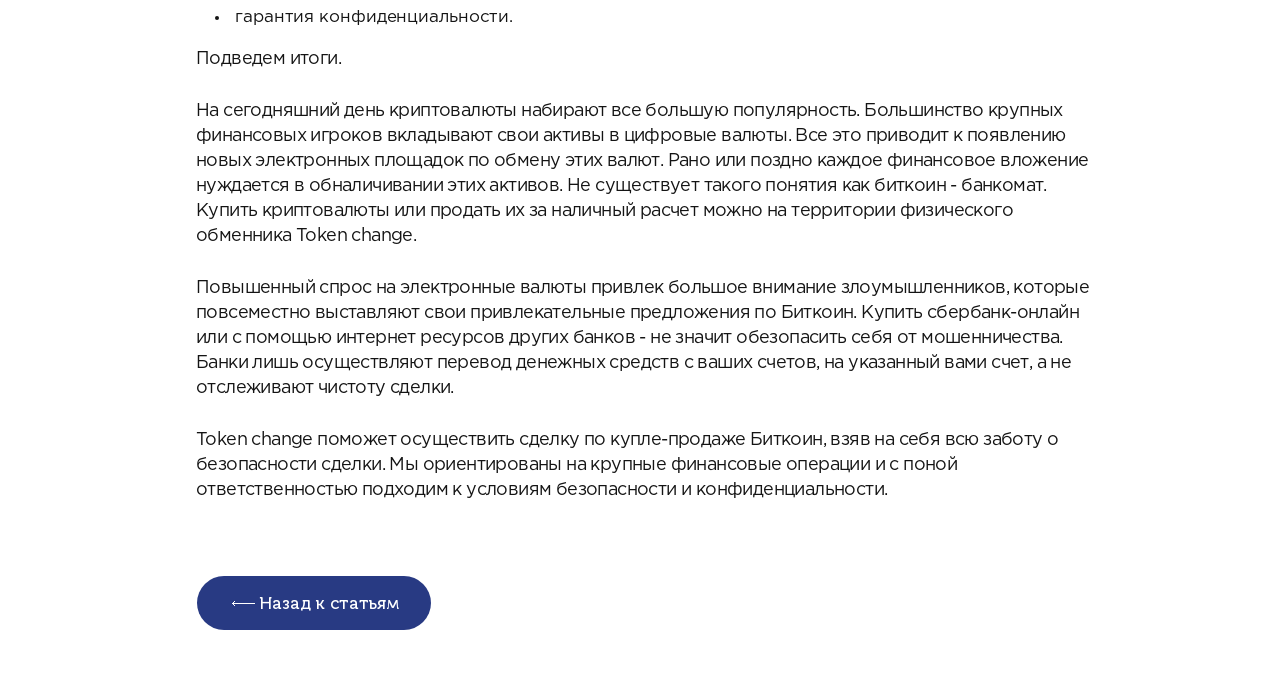
<file: statti/bitcoin-kupit-sberbank/index.html>
<!DOCTYPE html>
<html lang="en">
<head>
    <meta charset="UTF-8">
    <title>Как купить биткоин через Сбербанк?</title>
  <meta name="keywords" content="купить биткоин сбербанк, банкомат, в банке">
  <meta name="description" content="Как выгодно купить биткоин через Сбербанк и другие методы покупки криптовалюты, вы можете узнать в физическом обменнике Token Change.">
    <link rel="stylesheet" href="css/libs/normalize.min.css">
   <link rel="stylesheet" href="css/fontss.css">
    <link rel="stylesheet" href="css/style.css">
</head>
<body>
   
 <section  class="sec1">
     <div>
        <img src="img/big.jpg" alt="">
         <h1>Как купить биткоин через Сбербанк.</h1>
     </div>
 </section>
   <section class="sec2">
       <img src="img/bg2.jpg" alt="">
       <div>
           <div class="main">
               <div class="right">
                   <iframe src="https://player.vimeo.com/video/252877215?title=0&byline=0&portrait=0" class="video" frameborder="0" webkitallowfullscreen mozallowfullscreen allowfullscreen></iframe>
               </div>
               <h2>Можно ли купить биткоин через Сбербанк?</h2>
               <p>С нарастающей повсеместной популярностью Биткоин, все больше людей задаются вопросами где и как купить Биткоин. Сразу скажем, что Биткоин - цифровая валюта, и соответственно нельзя прийти и купить Биткоин в банке в виде бумажных денежных знаков или монет, ровно, как и обналичить его, через Биткоин банкомат, купить на него продуктовую корзину и оплатить коммунальные услуги.</p>
               <p>Для начала, чтобы совершать сделки по криптовалютам, необходимо завести электронный кошелек, на котором они будут храниться.</p>
               <p>После выбора платформы и создания своего Биткоин-кошелька можно, собственно, приступить к его пополнению. </p>
               <p>Наиболее распространенными видами оборота криптовалюты, естественно, являются - электронные площадки. С каждым днем таких площадок становится все больше. Это обусловлено не только признанием криптовалюты ценным активом, крупными финансовыми игроками, но и мошенниками. Именно этим фактом обусловлено появление такого вопроса как - можно ли купить Биткоин в банке.</p>
               <p>Проанализировав запросы интернет поисковиков, компания Token change создала физический обменник, на территории которого можно осуществить сделки по купле-продаже криптовалюты, в условиях полной безопасности и конфиденциальности.</p>
               <p>Физический обменник Token change - это современное комфортное пространство, на территории которого проводятся сделки по обмену криптовалюты на наличные денежные знаки. Мы сопроводим вашу сделку начиная с поиска заинтересованного второго участника и, заканчивая обеспечением сопровождения, профессиональной охраной до дома.</p>
               <p>В перечень наших услуг входят:</p>
               <ul>
               <li class="li">поиск заинтересованного в вашем предложении купле или продаже, участника;</li>
               <li class="li">определение времени встречи обоих участников на нашей территории;</li>
               <li class="li">предоставление охраняемого помещения;</li>
               <li class="li">предоставление счетной машинки;</li>
               <li class="li">обеспечение безопасности, как на территории Token change, так и за ее пределами;</li>
               <li class="li">гарантия конфиденциальности.</li>
             </ul>
               <p>Подведем итоги. </p>
               <p>На сегодняшний день криптовалюты набирают все большую популярность. Большинство крупных финансовых игроков вкладывают свои активы в цифровые валюты. Все это приводит к появлению новых электронных площадок по обмену этих валют. Рано или поздно каждое финансовое вложение нуждается в обналичивании этих активов. Не существует такого понятия как биткоин - банкомат. Купить криптовалюты или продать их за наличный расчет можно на территории физического обменника Token change. </p>
               <p>Повышенный спрос на электронные валюты привлек большое внимание злоумышленников, которые повсеместно выставляют свои привлекательные предложения по Биткоин. Купить сбербанк-онлайн или с помощью интернет ресурсов других банков - не значит обезопасить себя от мошенничества. Банки лишь осуществляют перевод денежных средств с ваших счетов, на указанный вами счет, а не отслеживают чистоту сделки. </p>
               <p>Token change поможет осуществить сделку по купле-продаже Биткоин, взяв на себя всю заботу о безопасности сделки. Мы ориентированы на крупные финансовые операции и с поной ответственностью подходим к условиям безопасности и конфиденциальности.</p>
             
               
                  
                   <a class="button" href="../?open=blog">Назад к статьям</a>

           </div>
       </div>
   </section>
</body>
</html>
</file>
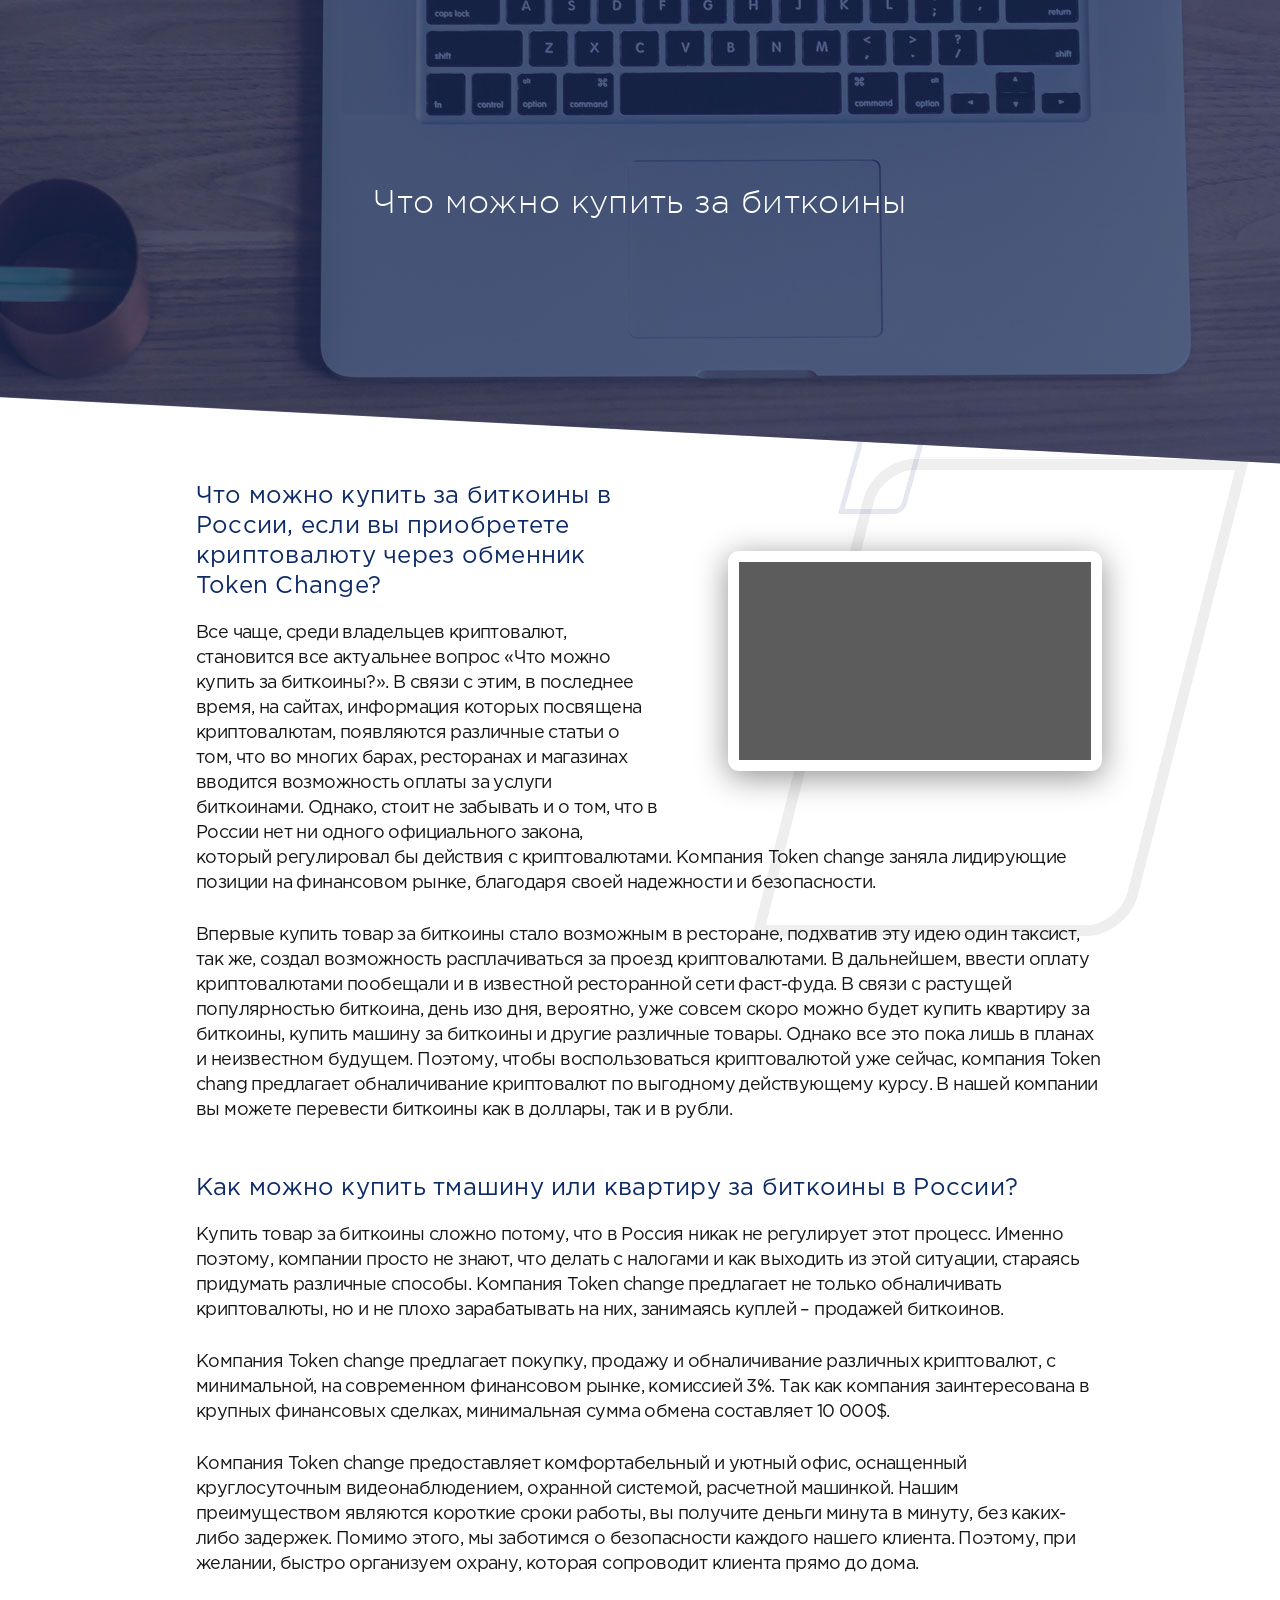
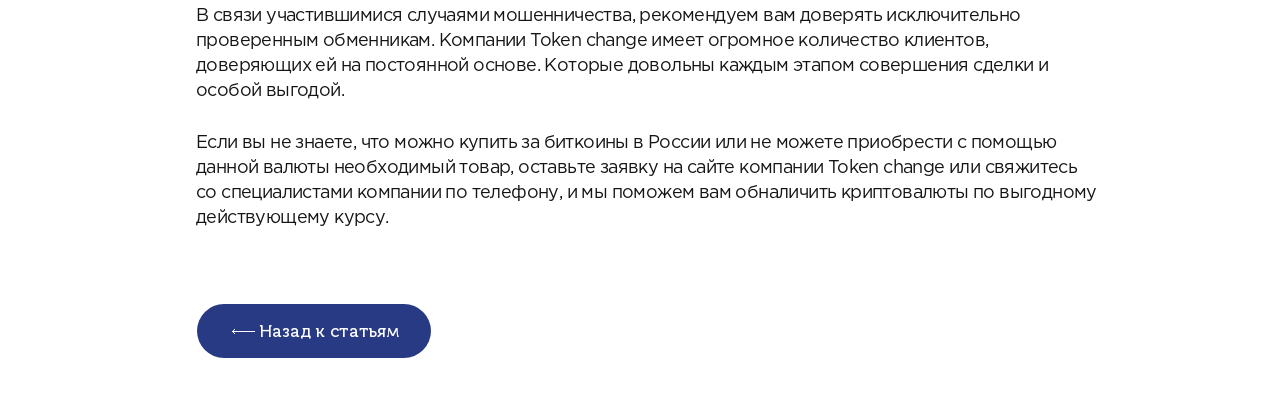
<file: statti/chto-mozhno-kupit-za-bitcoiny/index.html>
<!DOCTYPE html>
<html lang="en">
<head>
    <meta charset="UTF-8">
    <title>Что можно купить за биткоины в России?</title>
  <meta name="keywords" content="что можно купить за биткоины в россии, квартиру, машину, товар, автомобиль.">
  <meta name="description" content="Узнайте какие товары можно купить в России за биткоины, если вы владеете криптовалютой.">
    <link rel="stylesheet" href="css/libs/normalize.min.css">
   <link rel="stylesheet" href="css/fontss.css">
    <link rel="stylesheet" href="css/style.css">
</head>
<body>
   
 <section  class="sec1">
     <div>
        <img src="img/big.jpg" alt="">
         <h1>Что можно купить за биткоины</h1>
     </div>
 </section>
   <section class="sec2">
   	<img src="img/bg2.jpg" alt="">
       <div>
           <div class="main">
               <div class="right">
                   <iframe src="https://player.vimeo.com/video/252877215?title=0&byline=0&portrait=0" class="video" frameborder="0" webkitallowfullscreen mozallowfullscreen allowfullscreen></iframe>
               </div>
               <h2>Что можно купить за биткоины в России, если вы приобретете криптовалюту через обменник Token Change?</h2>
               <p>Все чаще, среди владельцев криптовалют, становится все актуальнее вопрос «Что можно купить за биткоины?». В связи с этим, в последнее время, на сайтах, информация которых посвящена криптовалютам, появляются различные статьи о том, что во многих барах, ресторанах и магазинах вводится возможность оплаты за услуги биткоинами. Однако, стоит не забывать и о том, что в России нет ни одного официального закона, который регулировал бы действия с криптовалютами. Компания Token change заняла лидирующие позиции на финансовом рынке, благодаря своей надежности и безопасности.</p>
               <p>Впервые купить товар за биткоины стало возможным в ресторане, подхватив эту идею один таксист, так же, создал возможность расплачиваться за проезд криптовалютами. В дальнейшем, ввести оплату криптовалютами пообещали и в известной ресторанной сети фаст-фуда. В связи с растущей популярностью биткоина, день изо дня, вероятно, уже совсем скоро можно будет купить квартиру за биткоины, купить машину за биткоины и другие различные товары. Однако все это пока лишь в планах и неизвестном будущем. Поэтому, чтобы воспользоваться криптовалютой уже сейчас, компания Token chang предлагает обналичивание криптовалют по выгодному действующему курсу. В нашей компании вы можете перевести биткоины как в доллары, так и в рубли.</p>
               <h2>Как можно купить тмашину или квартиру за биткоины в России?</h2>
               <p>Купить товар за биткоины сложно потому, что в Россия никак не регулирует этот процесс. Именно поэтому, компании просто не знают, что делать с налогами и как выходить из этой ситуации, стараясь придумать различные способы. Компания Token change предлагает не только обналичивать криптовалюты, но и не плохо зарабатывать на них, занимаясь куплей – продажей биткоинов.</p>
               <p>Компания Token change предлагает покупку, продажу и обналичивание различных криптовалют, с минимальной, на современном финансовом рынке, комиссией 3%. Так как компания заинтересована в крупных финансовых сделках, минимальная сумма обмена составляет 10 000$.</p>
               <p>Компания Token change предоставляет комфортабельный и уютный офис, оснащенный круглосуточным видеонаблюдением, охранной системой, расчетной машинкой. Нашим преимуществом являются короткие сроки работы, вы получите деньги минута в минуту, без каких-либо задержек. Помимо этого, мы заботимся о безопасности каждого нашего клиента. Поэтому, при желании, быстро организуем охрану, которая сопроводит клиента прямо до дома.</p>
               <p>В связи участившимися случаями мошенничества, рекомендуем вам доверять исключительно проверенным обменникам. Компании Token change имеет огромное количество клиентов, доверяющих ей на постоянной основе. Которые довольны каждым этапом совершения сделки и особой выгодой.</p>
               <p>Если вы не знаете, что можно купить за биткоины в России или не можете приобрести с помощью данной валюты необходимый товар, оставьте заявку на сайте компании Token change или свяжитесь со специалистами компании по телефону, и мы поможем вам обналичить криптовалюты по выгодному действующему курсу.</p>
                
               
                  
                   <a class="button" href="../?open=blog">Назад к статьям</a>

           </div>
       </div>
   </section>
</body>
</html>
</file>
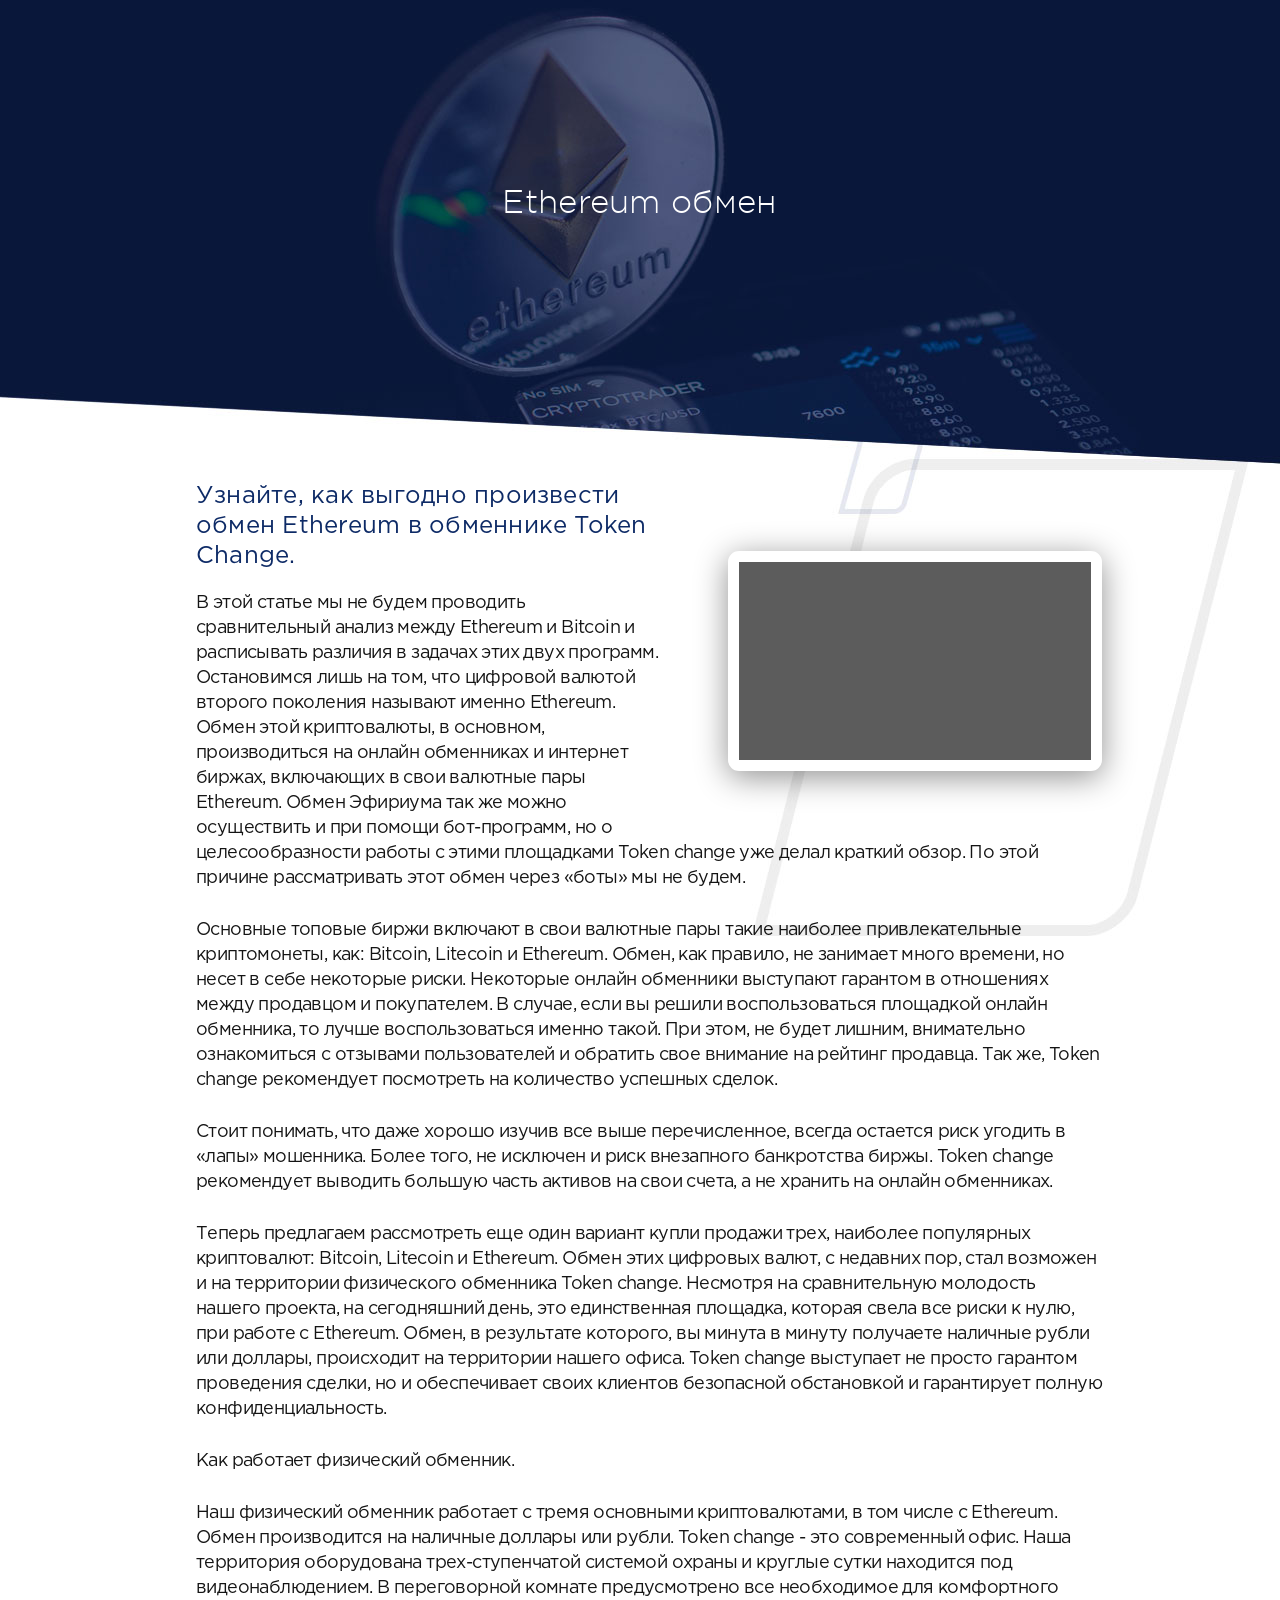
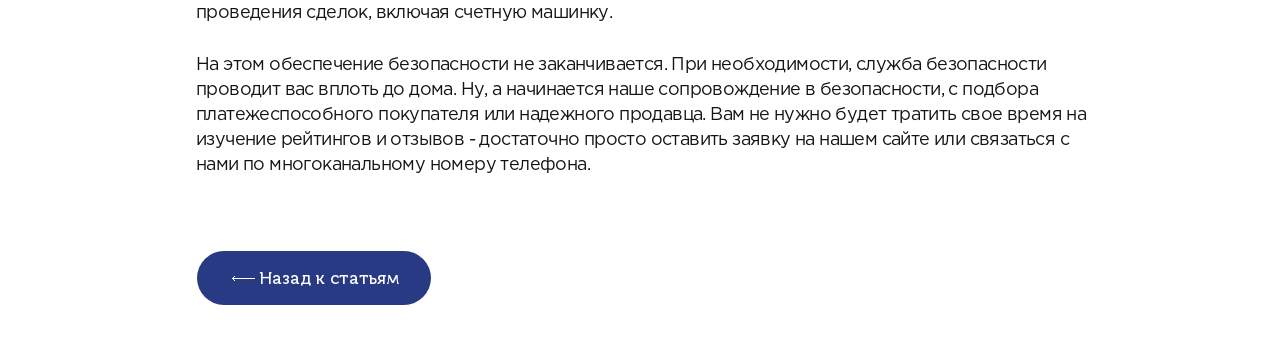
<file: statti/ethereum-obmen/index.html>
<!DOCTYPE html>
<html lang="en">
<head>
    <meta charset="UTF-8">
    <title>Обмен Ethereum в физическом обменнике Token Change.</title>
  <meta name="keywords" content="Ethereum обмен">
  <meta name="description" content="Token Change позволяет с минимальной комиссией от 1 % произвести обмен Ethereum на рубли и доллары.">
    <link rel="stylesheet" href="css/libs/normalize.min.css">
   <link rel="stylesheet" href="css/fontss.css">
    <link rel="stylesheet" href="css/style.css">
</head>
<body>
   
 <section  class="sec1">
     <div>
        <img src="img/big.jpg" alt="">
         <h1>Ethereum обмен</h1>
     </div>
 </section>
   <section class="sec2">
       <img src="img/bg2.jpg" alt="">
       <div>
           <div class="main">
               <div class="right">
                   <iframe src="https://player.vimeo.com/video/252877215?title=0&byline=0&portrait=0" class="video" frameborder="0" webkitallowfullscreen mozallowfullscreen allowfullscreen></iframe>
               </div>
               <h2>Узнайте, как выгодно произвести обмен Ethereum в обменнике Token Change.</h2>
               <p>В этой статье мы не будем проводить сравнительный анализ между Ethereum и Bitcoin и расписывать различия в задачах этих двух программ. Остановимся лишь на том, что цифровой валютой второго поколения называют именно Ethereum. Обмен этой криптовалюты, в основном, производиться на онлайн обменниках и интернет биржах, включающих в свои валютные пары Ethereum. Обмен Эфириума так же можно осуществить и при помощи бот-программ, но о целесообразности работы с этими площадками Token change уже делал краткий обзор. По этой причине рассматривать этот обмен через «боты» мы не будем.</p>
               <p>Основные топовые биржи включают в свои валютные пары такие наиболее привлекательные криптомонеты, как: Bitcoin, Litecoin и Ethereum. Обмен, как правило, не занимает много времени, но несет в себе некоторые риски. Некоторые онлайн обменники выступают гарантом в отношениях между продавцом и покупателем. В случае, если вы решили воспользоваться площадкой онлайн обменника, то лучше воспользоваться именно такой. При этом, не будет лишним, внимательно ознакомиться с отзывами пользователей и обратить свое внимание на рейтинг продавца. Так же, Token change рекомендует посмотреть на количество успешных сделок.</p>
               <p>Стоит понимать, что даже хорошо изучив все выше перечисленное, всегда остается риск угодить в «лапы» мошенника. Более того, не исключен и риск внезапного банкротства биржы. Token change рекомендует выводить большую часть активов на свои счета, а не хранить на онлайн обменниках.</p>
               <p>Теперь предлагаем рассмотреть еще один вариант купли продажи трех, наиболее популярных криптовалют: Bitcoin, Litecoin и Ethereum. Обмен этих цифровых валют, с недавних пор, стал возможен и на территории физического обменника Token change. Несмотря на сравнительную молодость нашего проекта, на сегодняшний день, это единственная площадка, которая свела все риски к нулю, при работе с Ethereum. Обмен, в результате которого, вы минута в минуту получаете наличные рубли или доллары, происходит на территории нашего офиса. Token change выступает не просто гарантом проведения сделки, но и обеспечивает своих клиентов безопасной обстановкой и гарантирует полную конфиденциальность.</p>
                <p>Как работает физический обменник.</p>
                <p>Наш физический обменник работает с тремя основными криптовалютами, в том числе с Ethereum. Обмен производится на наличные доллары или рубли. Token change - это современный офис. Наша территория оборудована трех-ступенчатой системой охраны и круглые сутки находится под видеонаблюдением. В переговорной комнате предусмотрено все необходимое для комфортного проведения сделок, включая счетную машинку.</p>
                <p>На этом обеспечение безопасности не заканчивается. При необходимости, служба безопасности проводит вас вплоть до дома. Ну, а начинается наше сопровождение в безопасности, с подбора платежеспособного покупателя или надежного продавца. Вам не нужно будет тратить свое время на изучение рейтингов и отзывов - достаточно просто оставить заявку на нашем сайте или связаться с нами по многоканальному номеру телефона.</p>

               
                   <a class="button" href="../?open=blog">Назад к статьям</a>

           </div>
       </div>
   </section>
</body>
</html>
</file>
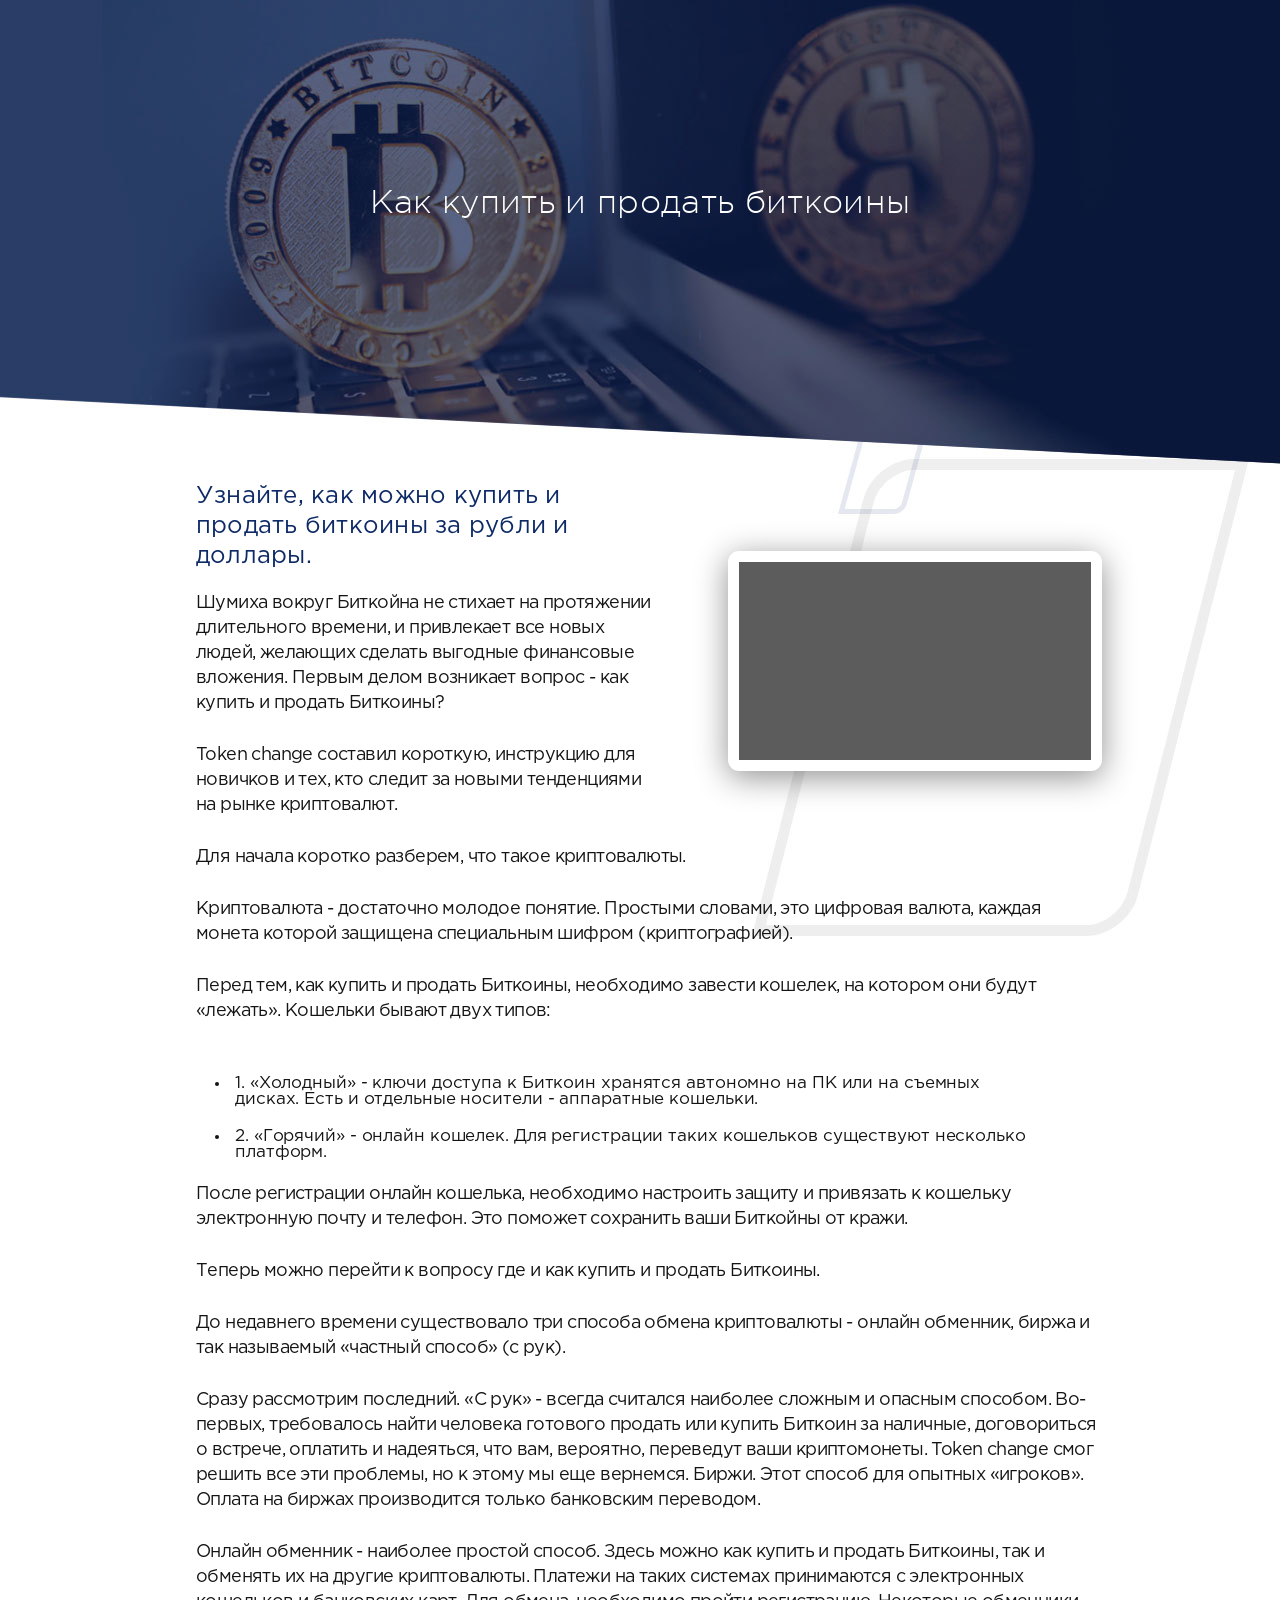
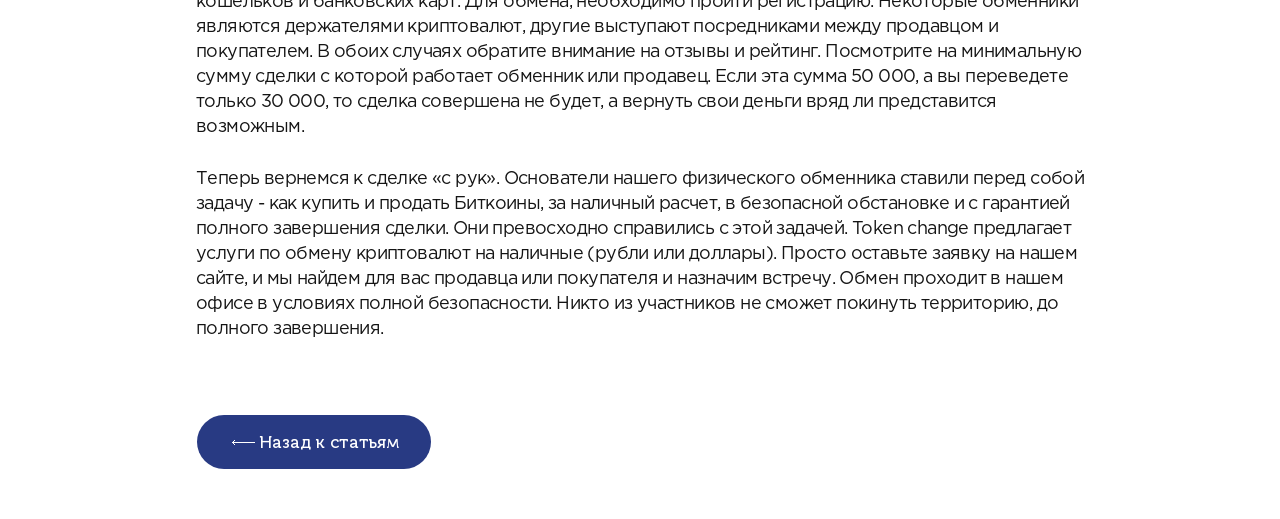
<file: statti/kak-kupit-i-prodat-bitcoiny/index.html>
<!DOCTYPE html>
<html lang="en">
<head>
    <meta charset="UTF-8">
    <title>Как купить и продать биткоины в Token Change.</title>
  <meta name="keywords" content="как купить и продать биткоины">
  <meta name="description" content="Как купить и продать биткоины с минимальной комиссией от 1 % в физическом обменнике криптовалют Token Change.">
    <link rel="stylesheet" href="css/libs/normalize.min.css">
   <link rel="stylesheet" href="css/fontss.css">
    <link rel="stylesheet" href="css/style.css">
</head>
<body>
   
 <section  class="sec1">
     <div>
        <img src="img/big.jpg" alt="">
         <h1>Как купить и продать биткоины</h1>
     </div>
 </section>
   <section class="sec2">
       <img src="img/bg2.jpg" alt="">
       <div>
           <div class="main">
               <div class="right">
                   <iframe src="https://player.vimeo.com/video/252877215?title=0&byline=0&portrait=0" class="video" frameborder="0" webkitallowfullscreen mozallowfullscreen allowfullscreen></iframe>
               </div>
               <h2>Узнайте, как можно купить и продать биткоины за рубли и доллары.</h2>
               <p>Шумиха вокруг Биткойна не стихает на протяжении длительного времени, и привлекает все новых людей, желающих сделать выгодные финансовые вложения. Первым делом возникает вопрос - как купить и продать Биткоины?</p>
               <p>Token change составил короткую, инструкцию для новичков и тех, кто следит за новыми тенденциями на рынке криптовалют.</p>
               <p>Для начала коротко разберем, что такое криптовалюты.</p>
               <p>Криптовалюта - достаточно молодое понятие. Простыми словами, это цифровая валюта, каждая монета которой защищена специальным шифром (криптографией). </p>
               <p>Перед тем, как купить и продать Биткоины, необходимо завести кошелек, на котором они будут «лежать». Кошельки бывают двух типов:</p>
               <ul>
                   <li class="li">1.  «Холодный» - ключи доступа к Биткоин хранятся автономно на ПК или на съемных дисках. Есть и отдельные носители - аппаратные кошельки.</li>
                    <li class="li">2. «Горячий» - онлайн кошелек. Для регистрации таких кошельков существуют несколько платформ.</li>
                  </ul>
                    <p>После регистрации онлайн кошелька, необходимо настроить защиту и привязать к кошельку электронную почту и телефон. Это поможет сохранить ваши Биткойны от кражи.</p>
                    <p>Теперь можно перейти к вопросу где и как купить и продать Биткоины.</p>
                    <p>До недавнего времени существовало три способа обмена криптовалюты - онлайн обменник, биржа и так называемый «частный способ» (с рук).</p>
                    <p>Сразу рассмотрим последний. «С рук» - всегда считался наиболее сложным и опасным способом. Во-первых, требовалось найти человека готового продать или купить Биткоин за наличные, договориться о встрече, оплатить и надеяться, что вам, вероятно, переведут ваши криптомонеты. Token change смог решить все эти проблемы, но к этому мы еще вернемся.
                    Биржи. Этот способ для опытных «игроков». Оплата на биржах производится только банковским переводом.
                    </p>
                    <p>Онлайн обменник - наиболее простой способ. Здесь можно как купить и продать Биткоины, так и обменять их на другие криптовалюты. Платежи на таких системах принимаются с электронных кошельков и банковских карт. Для обмена, необходимо пройти регистрацию. Некоторые обменники являются держателями криптовалют, другие выступают посредниками между продавцом и покупателем. В обоих случаях обратите внимание на отзывы и рейтинг. Посмотрите на минимальную сумму сделки с которой работает обменник или продавец. Если эта сумма 50 000, а вы переведете только 30 000, то сделка совершена не будет, а вернуть свои деньги вряд ли представится возможным.</p>
                    <p>Теперь вернемся к сделке «с рук». Основатели нашего физического обменника ставили перед собой задачу - как купить и продать Биткоины, за наличный расчет, в безопасной обстановке и с гарантией полного завершения сделки. Они превосходно справились с этой задачей.
                    Token change предлагает услуги по обмену криптовалют на наличные (рубли или доллары). Просто оставьте заявку на нашем сайте, и мы найдем для вас продавца или покупателя и назначим встречу. Обмен проходит в нашем офисе в условиях полной безопасности. Никто из участников не сможет покинуть территорию, до полного завершения.
                    </p>
                
               
                  
                   <a class="button" href="../?open=blog">Назад к статьям</a>

           </div>
       </div>
   </section>
</body>
</html>
</file>
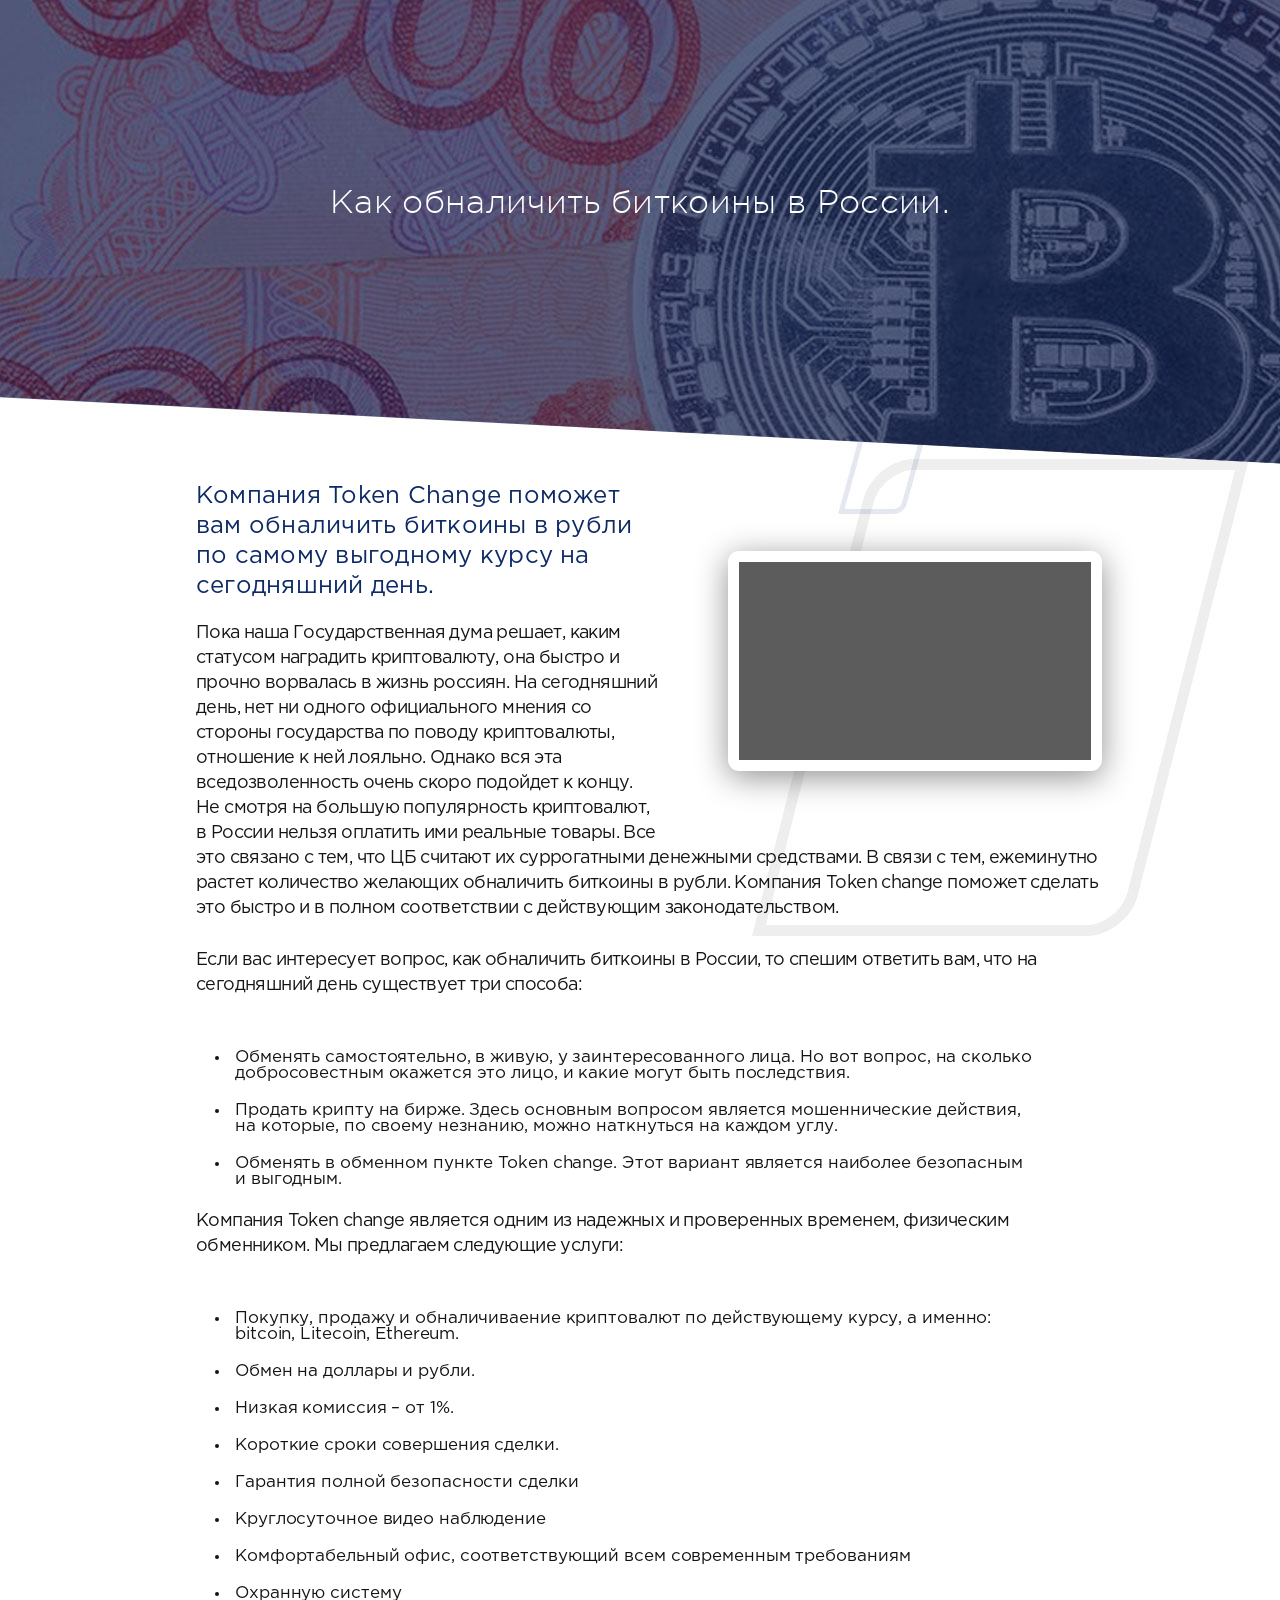
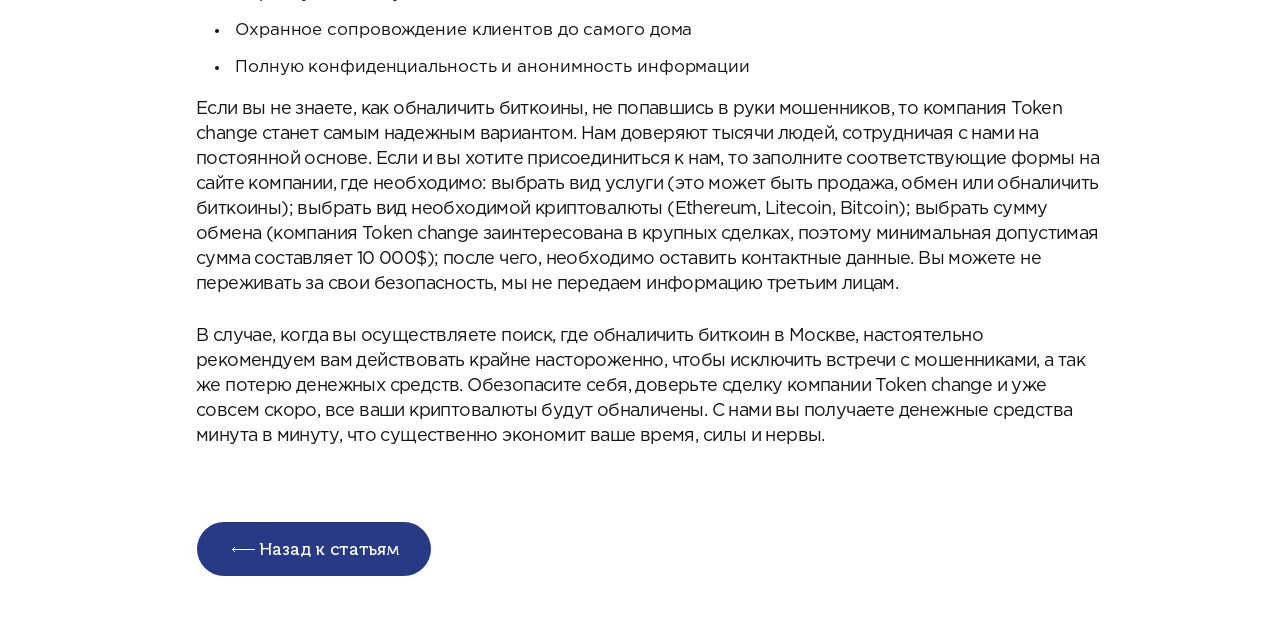
<file: statti/kak-obnalichit-bitcoiny-v-rossii/index.html>
<!DOCTYPE html>
<html lang="en">
<head>
    <meta charset="UTF-8">
    <title>Как обналичить биткоины в Росии? | Token Change</title>
  <meta name="keywords" content="как обналичить биткоины в россии, где, как, можно, в рубли, в москве.">
  <meta name="description" content="Узнайте, как обналичить биткоины в России через обменник Token Change по выгодому курсу и получить деньги минута в минуту.">
    <link rel="stylesheet" href="css/libs/normalize.min.css">
   <link rel="stylesheet" href="css/fontss.css">
    <link rel="stylesheet" href="css/style.css">
</head>
<body>
   
 <section  class="sec1">
     <div>
        <img src="img/big.jpg" alt="">
         <h1>Как обналичить биткоины в России.</h1>
     </div>
 </section>
   <section class="sec2">
       <img src="img/bg2.jpg" alt="">
       <div>
           <div class="main">
               <div class="right">
                   <iframe src="https://player.vimeo.com/video/252877215?title=0&byline=0&portrait=0" class="video" frameborder="0" webkitallowfullscreen mozallowfullscreen allowfullscreen></iframe>
               </div>
               <h2>Компания Token Change поможет вам обналичить биткоины в рубли по самому выгодному курсу на сегодняшний день.</h2>
               <p>Пока наша Государственная дума решает, каким статусом наградить криптовалюту, она быстро и прочно ворвалась в жизнь россиян. На сегодняшний день, нет ни одного официального мнения со стороны государства по поводу криптовалюты, отношение к ней лояльно. Однако вся эта вседозволенность очень скоро подойдет к концу. Не смотря на большую популярность криптовалют, в России нельзя оплатить ими реальные товары. Все это связано с тем, что ЦБ считают их суррогатными денежными средствами. В связи с тем, ежеминутно растет количество желающих обналичить биткоины в рубли. Компания Token change поможет сделать это быстро и в полном соответствии с действующим законодательством.</p>
               <p>Если вас интересует вопрос, как обналичить биткоины в России, то спешим ответить вам, что на сегодняшний день существует три способа:</p>
               <ul>
               <li class="li">Обменять самостоятельно, в живую, у заинтересованного лица. Но вот вопрос, на сколько добросовестным окажется это лицо, и какие могут быть последствия.</li>
               <li class="li">Продать крипту на бирже. Здесь основным вопросом является мошеннические действия, на которые, по своему незнанию, можно наткнуться на каждом углу.</li>
               <li class="li">Обменять в обменном пункте Token change. Этот вариант является наиболее безопасным и выгодным.</li>
             </ul>
               <p>Компания Token change является одним из надежных и проверенных временем, физическим обменником. Мы предлагаем следующие услуги:</p>
               <ul>
               <li class="li">Покупку, продажу и обналичиваение криптовалют по действующему курсу, а именно: bitcoin, Litecoin, Ethereum.</li>
               <li class="li">Обмен на доллары и рубли.</li>
               <li class="li">Низкая комиссия – от 1%.</li>
               <li class="li">Короткие сроки совершения сделки.</li>
               <li class="li">Гарантия полной безопасности сделки</li>
               <li class="li">Круглосуточное видео наблюдение</li>
               <li class="li">Комфортабельный офис, соответствующий всем современным требованиям</li>
               <li class="li">Охранную систему</li>
               <li class="li">Охранное сопровождение клиентов до самого дома </li>
               <li class="li">Полную конфиденциальность и анонимность информации</li>
             </ul>
               <p>Если вы не знаете, как обналичить биткоины, не попавшись в руки мошенников, то компания Token change станет самым надежным вариантом. Нам доверяют тысячи людей, сотрудничая с нами на постоянной основе. Если и вы хотите присоединиться к нам, то заполните соответствующие формы на сайте компании, где необходимо: выбрать вид услуги (это может быть продажа, обмен или обналичить биткоины); выбрать вид необходимой криптовалюты (Ethereum, Litecoin, Bitcoin); выбрать сумму обмена (компания Token change заинтересована в крупных сделках, поэтому минимальная допустимая сумма составляет 10 000$); после чего, необходимо оставить контактные данные. Вы можете не переживать за свои безопасность, мы не передаем информацию третьим лицам.</p>
               <p>В случае, когда вы осуществляете поиск, где обналичить биткоин в Москве, настоятельно рекомендуем вам действовать крайне настороженно, чтобы исключить встречи с мошенниками, а так же потерю денежных средств. Обезопасите себя, доверьте сделку компании Token change и уже совсем скоро, все ваши криптовалюты будут обналичены. С нами вы получаете денежные средства минута в минуту, что существенно экономит ваше время, силы и нервы.</p>
               
               
                
               
                  
                   <a class="button" href="../?open=blog">Назад к статьям</a>

           </div>
       </div>
   </section>
</body>
</html>
</file>
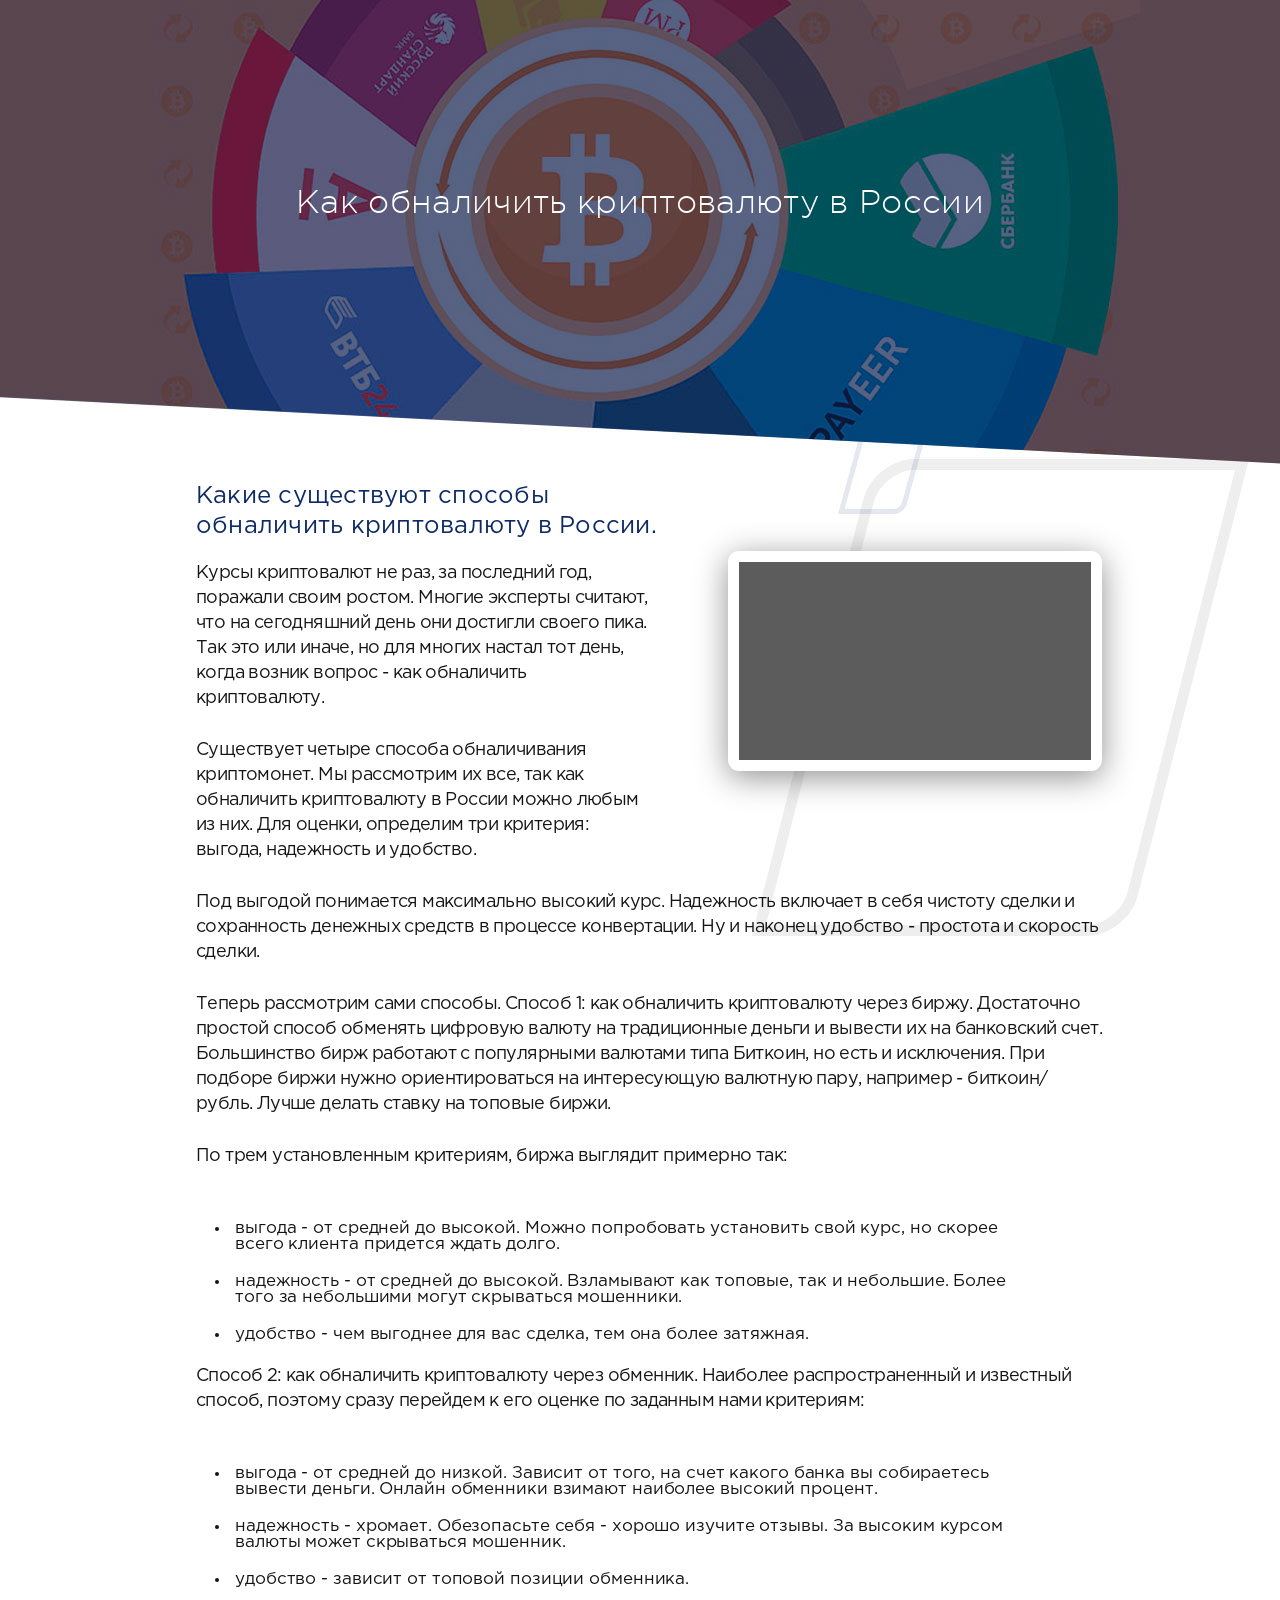
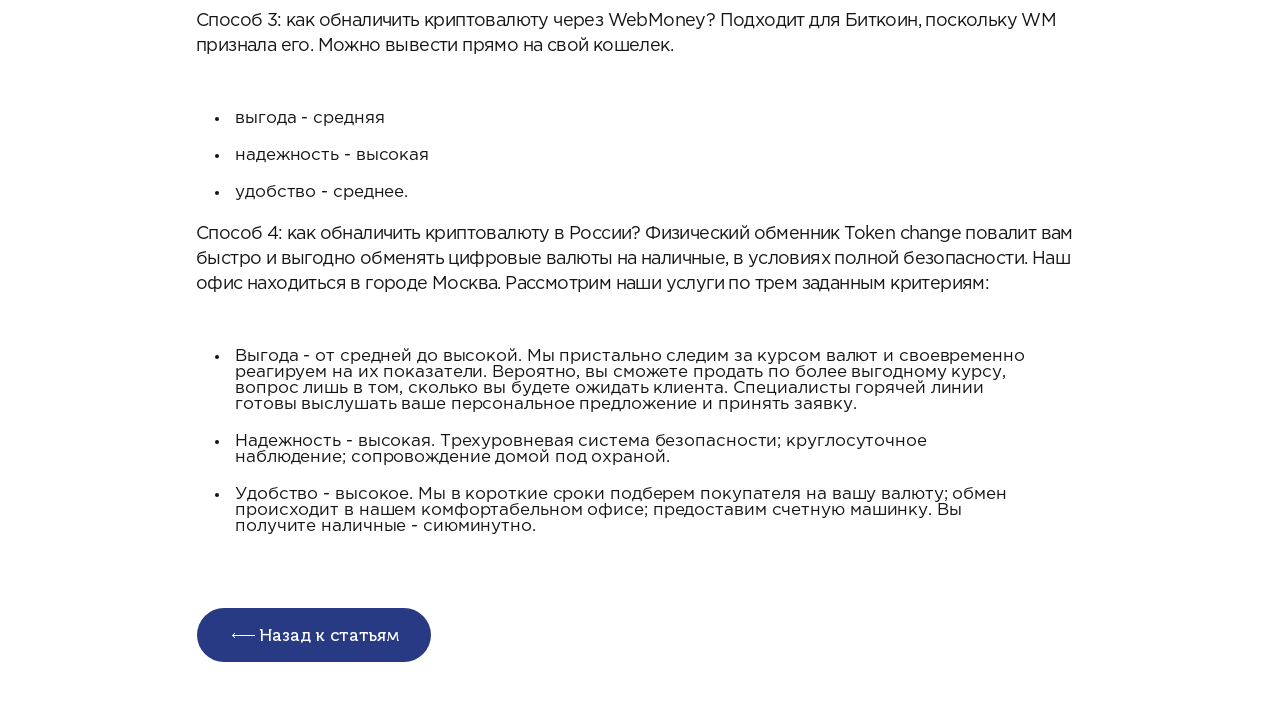
<file: statti/kak-obnalichit-kriptovalutu-v-rossi/index.html>
<!DOCTYPE html>
<html lang="en">
<head>
    <meta charset="UTF-8">
    <title>Как обналичить криптовалюту в России через Token Change.</title>
  <meta name="keywords" content="как обналичить криптовалюту в россии.">
  <meta name="description" content="Как обналичить криптовалюту в России с минимальной комиссией от 1 % в физическом обменнике криптовалют Token Change.">
    <link rel="stylesheet" href="css/libs/normalize.min.css">
   <link rel="stylesheet" href="css/fontss.css">
    <link rel="stylesheet" href="css/style.css">
</head>
<body>
   
 <section  class="sec1">
     <div>
        <img src="img/big.jpg" alt="">
         <h1>Как обналичить криптовалюту в России</h1>
     </div>
 </section>
   <section class="sec2">
       <img src="img/bg2.jpg" alt="">
       <div>
           <div class="main">
               <div class="right">
                   <iframe src="https://player.vimeo.com/video/252877215?title=0&byline=0&portrait=0" class="video" frameborder="0" webkitallowfullscreen mozallowfullscreen allowfullscreen></iframe>
               </div>
               <h2>Какие существуют способы обналичить криптовалюту в России.</h2>
               <p>Курсы криптовалют не раз, за последний год, поражали своим ростом. Многие эксперты считают, что на сегодняшний день они достигли своего пика. Так это или иначе, но для многих настал тот день, когда возник вопрос - как обналичить криптовалюту.</p>
               <p>Существует четыре способа обналичивания криптомонет. Мы рассмотрим их все, так как обналичить криптовалюту в России можно любым из них. Для оценки, определим три критерия: выгода, надежность и удобство.</p>
               <p>Под выгодой понимается максимально высокий курс. Надежность включает в себя чистоту сделки и сохранность денежных средств в процессе конвертации. Ну и наконец удобство - простота и скорость сделки.</p>
               <p>Теперь рассмотрим сами способы.
                Способ 1: как обналичить криптовалюту через биржу.
                Достаточно простой способ обменять цифровую валюту на традиционные деньги и вывести их на банковский счет. Большинство бирж работают с популярными валютами типа Биткоин, но есть и исключения. При подборе биржи нужно ориентироваться на интересующую валютную пару, например - биткоин/рубль. Лучше делать ставку на топовые биржи.
                </p>
                <p>По трем установленным критериям, биржа выглядит примерно так:</p>

               <ul>
               <li class="li">выгода - от средней до высокой. Можно попробовать установить свой курс, но скорее всего клиента придется ждать долго.</li>
               <li class="li">надежность - от средней до высокой. Взламывают как топовые, так и небольшие. Более того за небольшими могут скрываться мошенники.</li>
               <li class="li">удобство - чем выгоднее для вас сделка, тем она более затяжная.</li>
             </ul>
               <p>Способ 2: как обналичить криптовалюту через обменник.
                  Наиболее распространенный и известный способ, поэтому сразу перейдем к его оценке по заданным нами критериям:</p>
               <ul>
               <li class="li">выгода - от средней до низкой. Зависит от того, на счет какого банка вы собираетесь вывести деньги. Онлайн обменники взимают наиболее высокий процент.</li>
               <li class="li">надежность - хромает. Обезопасьте себя - хорошо изучите отзывы. За высоким курсом валюты может скрываться мошенник.</li>
               <li class="li">удобство - зависит от топовой позиции обменника.</li>
             </ul>
             <p>Способ 3: как обналичить криптовалюту через WebMoney?
                Подходит для Биткоин, поскольку WM признала его. Можно вывести прямо на свой кошелек.
                </p>
                <ul>
               <li class="li">выгода - средняя</li>
               <li class="li">надежность - высокая</li>
               <li class="li">удобство -  среднее.</li>
             </ul>
             <p>Способ 4: как обналичить криптовалюту в России?
              Физический обменник Token change повалит вам быстро и выгодно обменять цифровые валюты на наличные, в условиях полной безопасности. Наш офис находиться в городе Москва. Рассмотрим наши услуги по трем заданным критериям:</p>
              <ul>
               <li class="li">Выгода - от средней до высокой. Мы пристально следим за курсом валют и своевременно реагируем на их показатели. Вероятно, вы сможете продать по более выгодному курсу, вопрос лишь в том, сколько вы будете ожидать клиента. Специалисты горячей линии готовы выслушать ваше персональное предложение и принять заявку.</li>
               <li class="li">Надежность - высокая. Трехуровневая система безопасности; круглосуточное наблюдение; сопровождение домой под охраной.</li>
               <li class="li">Удобство - высокое. Мы в короткие сроки подберем покупателя на вашу валюту; обмен происходит в нашем комфортабельном офисе; предоставим счетную машинку. Вы получите наличные - сиюминутно.</li>
             </ul>
               
                   <a class="button" href="../?open=blog">Назад к статьям</a>

           </div>
       </div>
   </section>
</body>
</html>
</file>
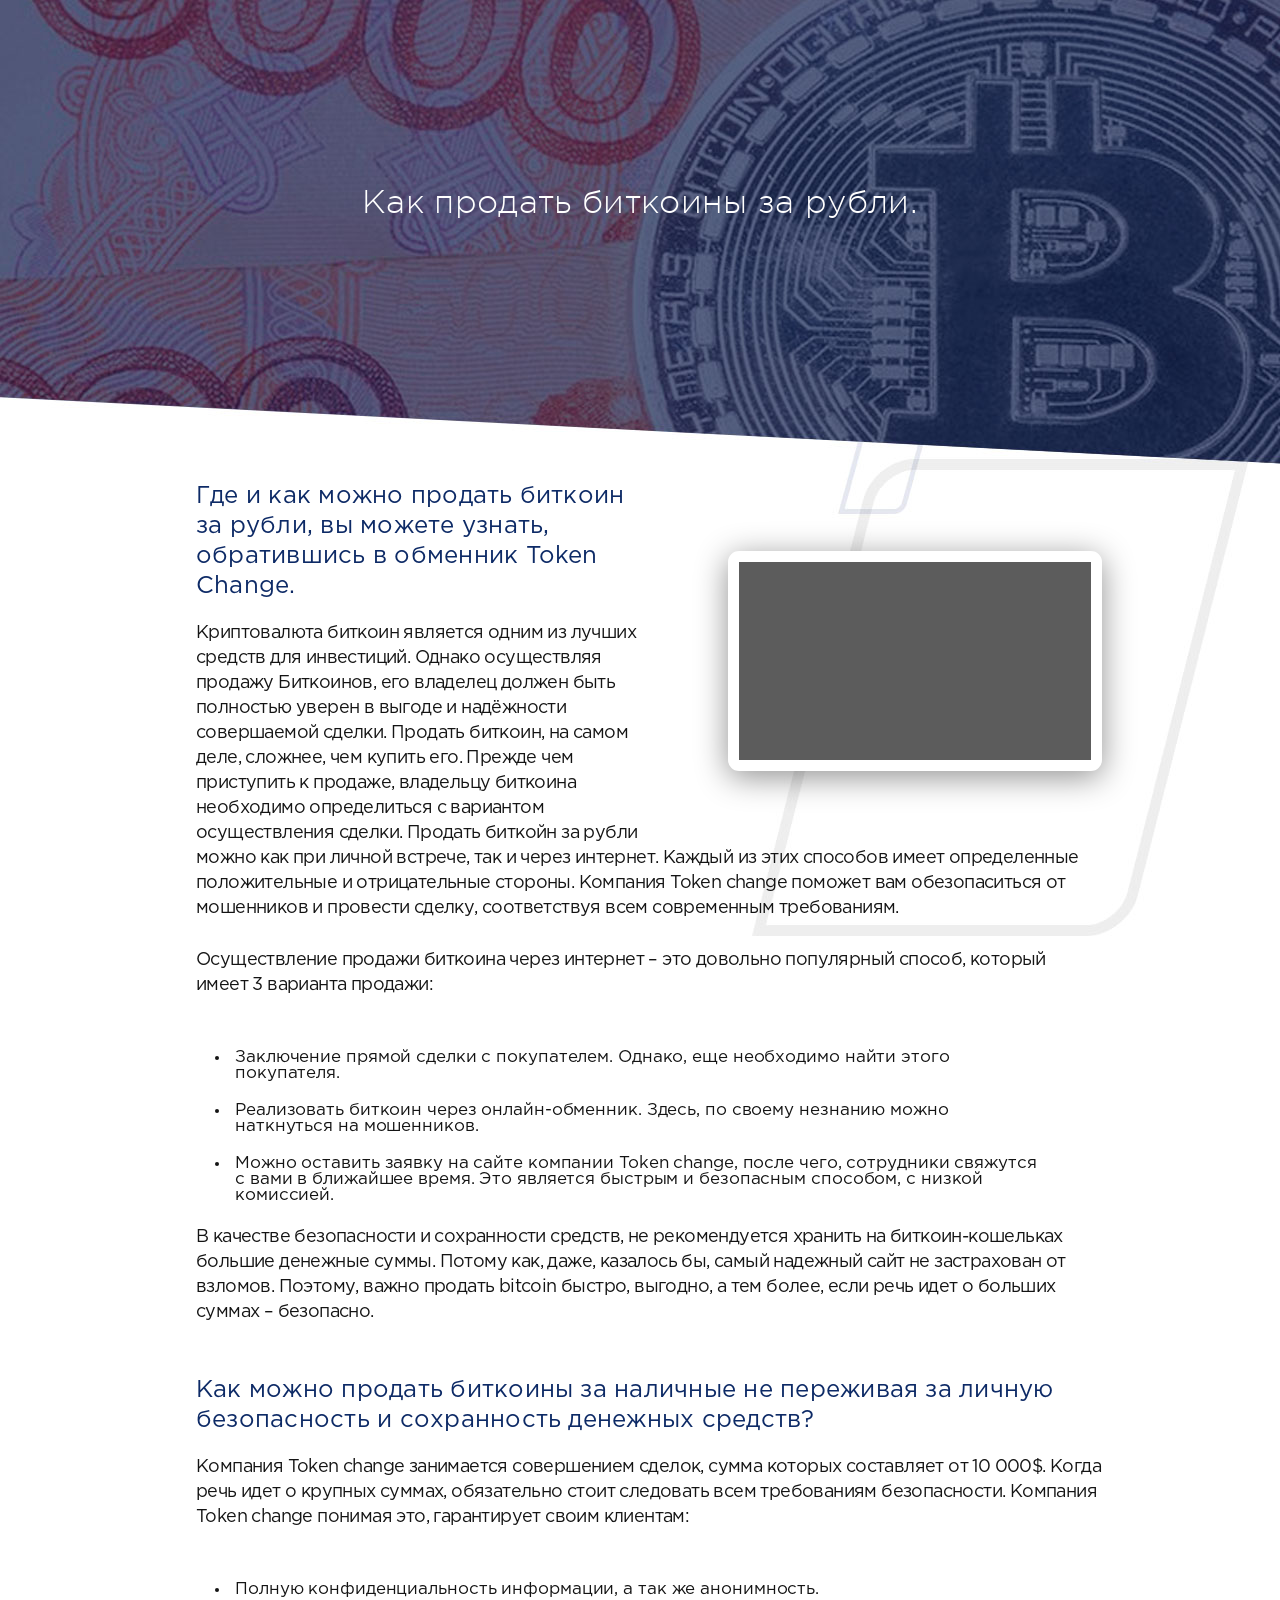
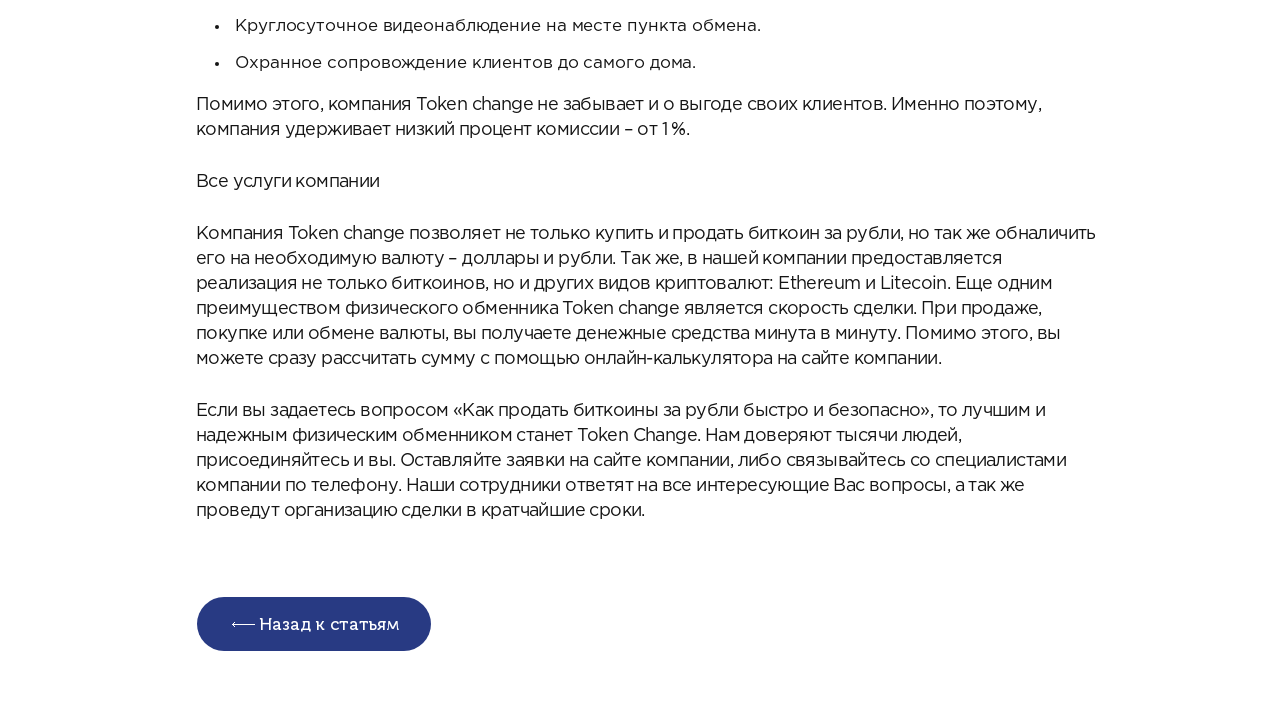
<file: statti/kak-prodat-bitcoiny-za-rubli/index.html>
<!DOCTYPE html>
<html lang="en">
<head>
    <meta charset="UTF-8">
    <title>Как продать биткоины за рубли? | Token Change.</title>
  <meta name="keywords" content="продать биткоины за рубли, продам, где, за наличные, дешево,  bitcoin.">
  <meta name="description" content="Вы можете продать биткоины за рубли в физическом обменнике Token Change получив деньги минута в минуту и быть полностью спокойными за Вашу безопасность">
    <link rel="stylesheet" href="css/libs/normalize.min.css">
   <link rel="stylesheet" href="css/fontss.css">
    <link rel="stylesheet" href="css/style.css">
</head>
<body>
   
 <section  class="sec1">
     <div>
        <img src="img/big.jpg" alt="">
         <h1>Как продать биткоины за рубли.</h1>
     </div>
 </section>
   <section class="sec2">
       <img src="img/bg2.jpg" alt="">
       <div>
           <div class="main">
               <div class="right">
                   <iframe src="https://player.vimeo.com/video/252877215?title=0&byline=0&portrait=0" class="video" frameborder="0" webkitallowfullscreen mozallowfullscreen allowfullscreen></iframe>
               </div>
               <h2>Где и как можно продать биткоин за рубли, вы можете узнать, обратившись в обменник Token Change.</h2>
               <p>Криптовалюта биткоин является одним из лучших средств для инвестиций. Однако осуществляя продажу Биткоинов, его владелец должен быть полностью уверен в выгоде и надёжности совершаемой сделки. Продать биткоин, на самом деле, сложнее, чем купить его. Прежде чем приступить к продаже, владельцу биткоина необходимо определиться с вариантом осуществления сделки. Продать биткойн за рубли можно как при личной встрече, так и через интернет. Каждый из этих способов имеет определенные положительные и отрицательные стороны. Компания Token change поможет вам обезопаситься от мошенников и провести сделку, соответствуя всем современным требованиям.</p>
               <p>Осуществление продажи биткоина через интернет – это довольно популярный способ, который имеет 3 варианта продажи:</p>
               
               <ul>
                   <li class="li">Заключение прямой сделки с покупателем. Однако, еще необходимо найти этого покупателя.</li>
                    <li class="li">Реализовать биткоин через онлайн-обменник. Здесь, по своему незнанию можно наткнуться на мошенников.</li>
                    <li class="li">Можно оставить заявку на сайте компании Token change, после чего, сотрудники свяжутся с вами в ближайшее время. Это является быстрым и безопасным способом, с низкой комиссией.</li>
                  </ul>
                    <p>В качестве безопасности и сохранности средств, не рекомендуется хранить на биткоин-кошельках большие денежные суммы. Потому как, даже, казалось бы, самый надежный сайт не застрахован от взломов. Поэтому, важно продать bitcoin быстро, выгодно, а тем более, если речь идет о больших суммах – безопасно.</p>
                <h2>Как можно продать биткоины за наличные не переживая за личную безопасность и сохранность денежных средств?</h2>
               <p>Компания Token change занимается совершением сделок, сумма которых составляет от 10 000$. Когда речь идет о крупных суммах, обязательно стоит следовать всем требованиям безопасности. Компания Token change понимая это, гарантирует своим клиентам:</p>
               <ul>
               <li class="li">Полную конфиденциальность информации, а так же анонимность.</li>
               <li class="li">Круглосуточное видеонаблюдение на месте пункта обмена.</li>
               <li class="li">Охранное сопровождение клиентов до самого дома.</li>
             </ul>
             <p>Помимо этого, компания Token change не забывает и о выгоде своих клиентов. Именно поэтому, компания удерживает низкий процент комиссии – от 1 %.</p>
             <p>Все услуги компании</p>
             <p>Компания Token change позволяет не только купить и продать биткоин за рубли, но так же обналичить его на необходимую валюту – доллары и рубли. Так же, в нашей компании предоставляется реализация не только биткоинов, но и других видов криптовалют: Ethereum и Litecoin. Еще одним преимуществом физического обменника Token change является скорость сделки. При продаже, покупке или обмене валюты, вы получаете денежные средства минута в минуту. Помимо этого, вы можете сразу рассчитать сумму с помощью онлайн-калькулятора на сайте компании.</p>
             <p>Если вы задаетесь вопросом «Как продать биткоины за рубли быстро и безопасно», то лучшим и надежным физическим обменником станет Token Сhange. Нам доверяют тысячи людей, присоединяйтесь и вы. Оставляйте заявки на сайте компании, либо связывайтесь со специалистами компании по телефону. Наши сотрудники ответят на все интересующие Вас вопросы, а так же проведут организацию сделки в кратчайшие сроки.</p>
               
                  
                   <a class="button" href="../?open=blog">Назад к статьям</a>

           </div>
       </div>
   </section>
</body>
</html>
</file>
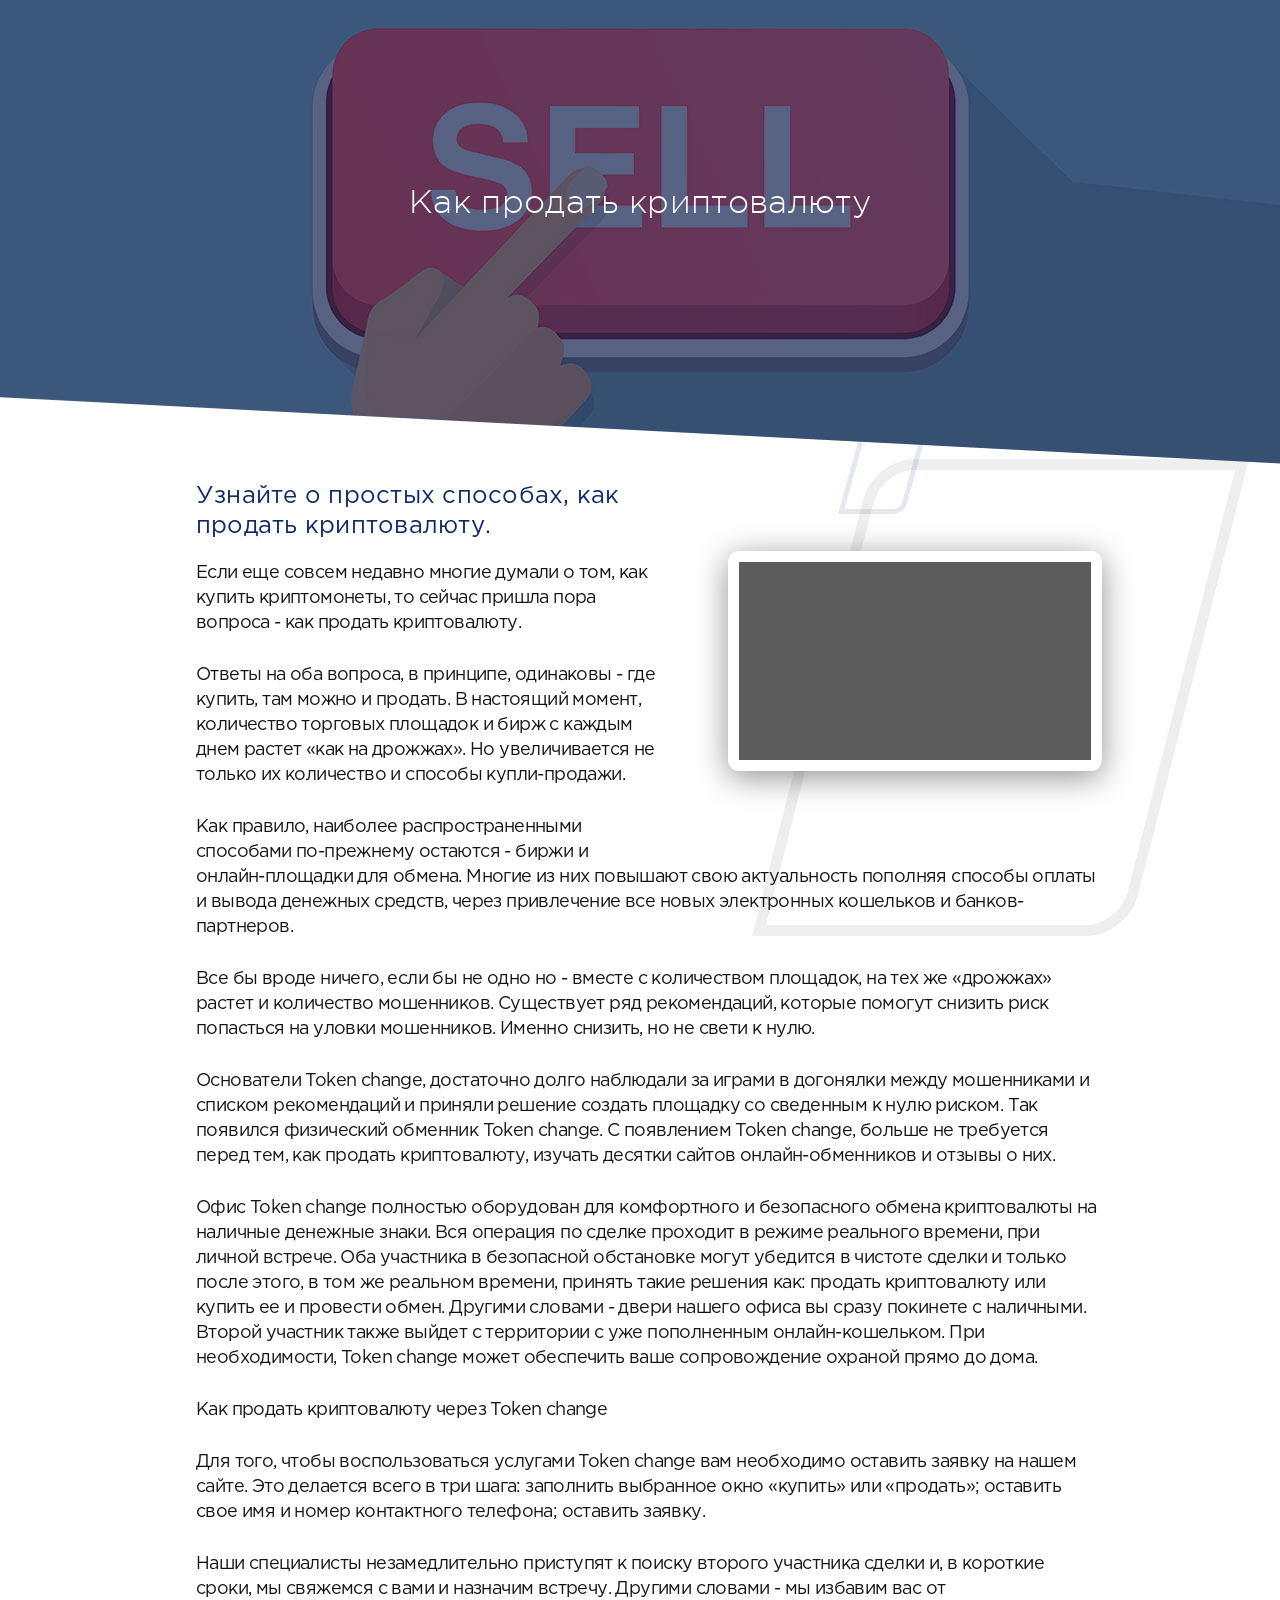
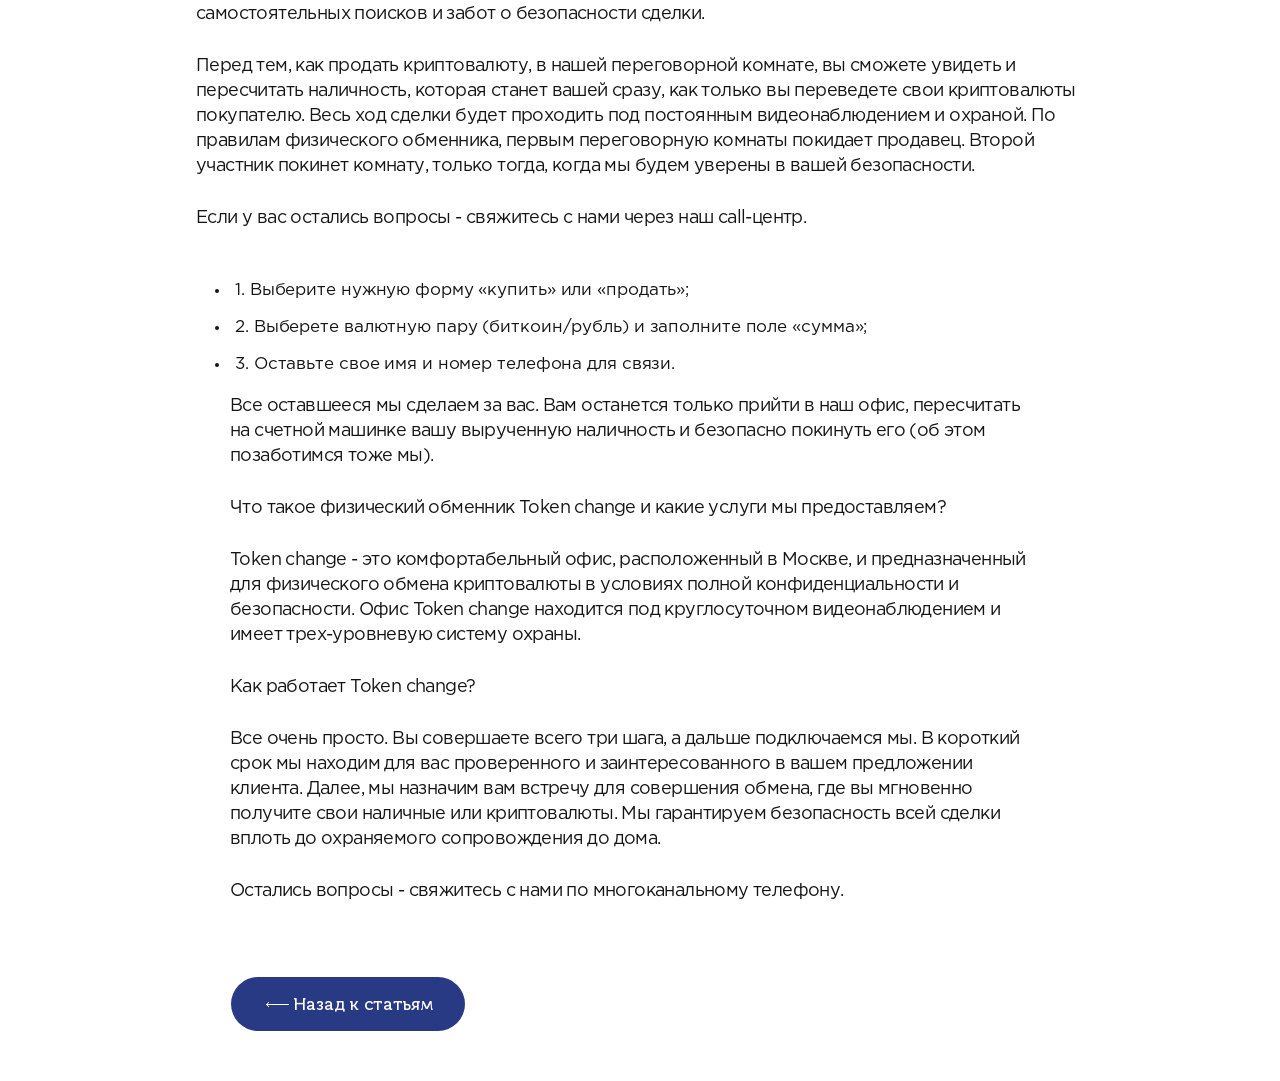
<file: statti/kak-prodat-kriptovalutu/index.html>
<!DOCTYPE html>
<html lang="en">
<head>
    <meta charset="UTF-8">
    <title>Как продать криптовалюту через Token Change. </title>
  <meta name="keywords" content="как продать криптовалюту">
  <meta name="description" content="Как продать криптовалюту с по самому выгодному курсу в физическом обменнике Token Change.">
    <link rel="stylesheet" href="css/libs/normalize.min.css">
   <link rel="stylesheet" href="css/fontss.css">
    <link rel="stylesheet" href="css/style.css">
</head>
<body>
   
 <section  class="sec1">
     <div>
        <img src="img/big.jpg" alt="">
         <h1>Как продать криптовалюту</h1>
     </div>
 </section>
   <section class="sec2">
       <img src="img/bg2.jpg" alt="">
       <div>
           <div class="main">
               <div class="right">
                   <iframe src="https://player.vimeo.com/video/252877215?title=0&byline=0&portrait=0" class="video" frameborder="0" webkitallowfullscreen mozallowfullscreen allowfullscreen></iframe>
               </div>
               <h2>Узнайте о простых способах, как продать криптовалюту.</h2>
               <p>Если еще совсем недавно многие думали о том, как купить криптомонеты, то сейчас пришла пора вопроса - как продать криптовалюту.</p>
               <p>Ответы на оба вопроса, в принципе, одинаковы - где купить, там можно и продать. В настоящий момент, количество торговых площадок и бирж с каждым днем растет «как на дрожжах». Но увеличивается не только их количество и способы купли-продажи.</p>
               <p>Как правило, наиболее распространенными способами по-прежнему остаются - биржи и онлайн-площадки для обмена. Многие из них повышают свою актуальность пополняя способы оплаты и вывода денежных средств, через привлечение все новых электронных кошельков и банков-партнеров.</p>
               <p>Все бы вроде ничего, если бы не одно но - вместе с количеством площадок, на тех же «дрожжах» растет и количество мошенников. Существует ряд рекомендаций, которые помогут снизить риск попасться на уловки мошенников. Именно снизить, но не свети к нулю.</p>
               <p>Основатели Token change, достаточно долго наблюдали за играми в догонялки между мошенниками и списком рекомендаций и приняли решение создать площадку со сведенным к нулю риском. Так появился физический обменник Token change. С появлением Token change, больше не требуется перед тем, как продать криптовалюту, изучать десятки сайтов онлайн-обменников и отзывы о них.</p>
               <p>Офис Token change полностью оборудован для комфортного и безопасного обмена криптовалюты на наличные денежные знаки. Вся операция по сделке проходит в режиме реального времени, при личной встрече. Оба участника в безопасной обстановке могут убедится в чистоте сделки и только после этого, в том же реальном времени, принять такие решения как: продать криптовалюту или купить ее и провести обмен. Другими словами - двери нашего офиса вы сразу покинете с наличными. Второй участник также выйдет с территории с уже пополненным онлайн-кошельком. При необходимости, Token change может обеспечить ваше сопровождение охраной прямо до дома.</p>
               <p>Как продать криптовалюту через Token change</p>
               <p>Для того, чтобы воспользоваться услугами Token change вам необходимо оставить заявку на нашем сайте. Это делается всего в три шага: заполнить выбранное окно «купить» или «продать»; оставить свое имя и номер контактного телефона; оставить заявку.</p>
               <p>Наши специалисты незамедлительно приступят к поиску второго участника сделки и, в короткие сроки, мы свяжемся с вами и назначим встречу. Другими словами - мы избавим вас от самостоятельных поисков и забот о безопасности сделки.</p>
               <p>Перед тем, как продать криптовалюту, в нашей переговорной комнате, вы сможете увидеть и пересчитать наличность, которая станет вашей сразу, как только вы переведете свои криптовалюты покупателю. Весь ход сделки будет проходить под постоянным видеонаблюдением и охраной. По правилам физического обменника, первым переговорную комнаты покидает продавец. Второй участник покинет комнату, только тогда, когда мы будем уверены в вашей безопасности.</p>
               <p>Если у вас остались вопросы - свяжитесь с нами через наш call-центр.</p>

               <ul>
                    <li class="li">1. Выберите нужную форму «купить» или «продать»;</li>
                    <li class="li">2. Выберете валютную пару (биткоин/рубль) и заполните поле «сумма»;</li>
                    <li class="li">3. Оставьте свое имя и номер телефона для связи.</li>
                    <p>Все оставшееся мы сделаем за вас. Вам останется только прийти в наш офис, пересчитать на счетной машинке вашу вырученную наличность и безопасно покинуть его (об этом позаботимся тоже мы).</p>
                    <p>Что такое физический обменник Token change и какие услуги мы предоставляем?</p>
                    <p>Token change - это комфортабельный офис, расположенный в Москве, и предназначенный для физического обмена криптовалюты в условиях полной конфиденциальности и безопасности. Офис Token change находится под круглосуточном видеонаблюдением и имеет трех-уровневую систему охраны.</p>
                    <p>Как работает Token change?</p>
                    <p>Все очень просто. Вы совершаете всего три шага, а дальше подключаемся мы. В короткий срок мы находим для вас проверенного и заинтересованного в вашем предложении клиента. Далее, мы назначим вам встречу для совершения обмена, где вы мгновенно получите свои наличные или криптовалюты. Мы гарантируем безопасность всей сделки вплоть до охраняемого сопровождения до дома.</p>
                    <p>Остались вопросы - свяжитесь с нами по многоканальному телефону.</p>
                   <a class="button" href="../?open=blog">Назад к статьям</a>

           </div>
       </div>
   </section>
</body>
</html>
</file>
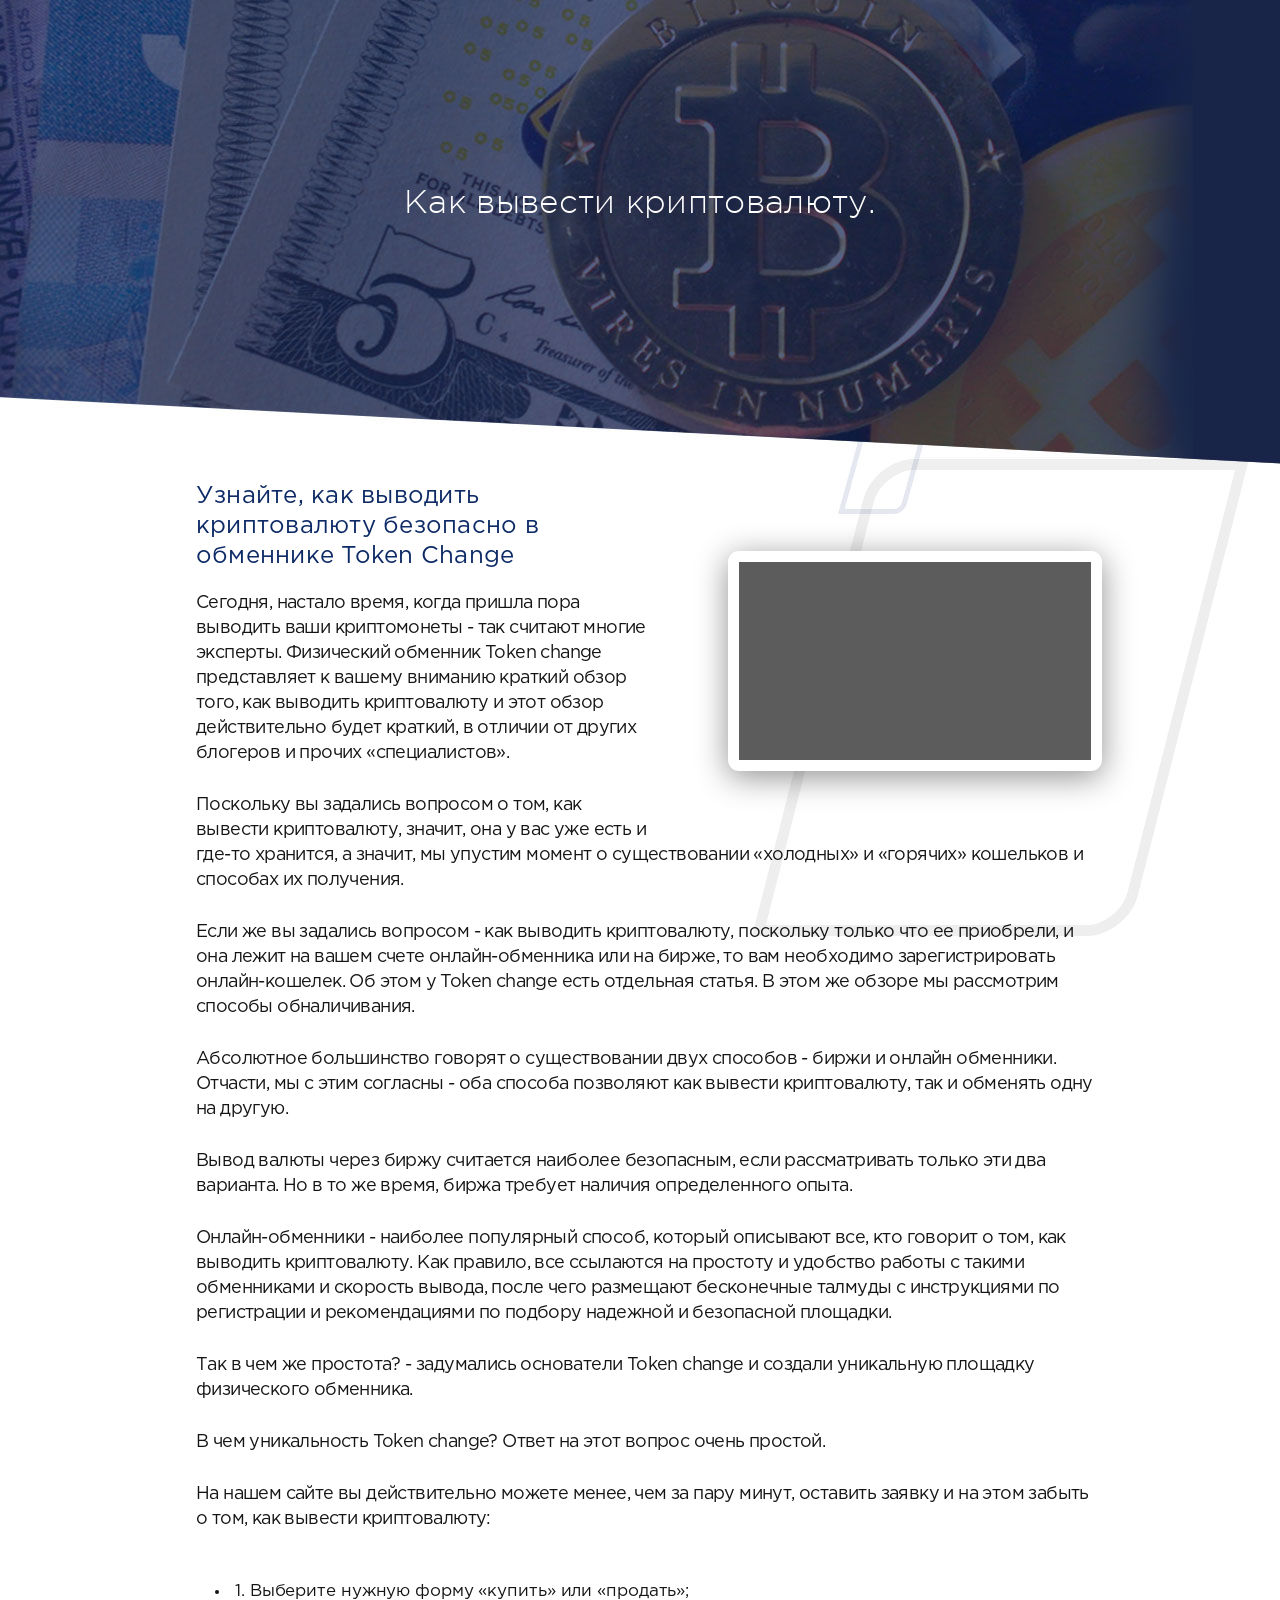
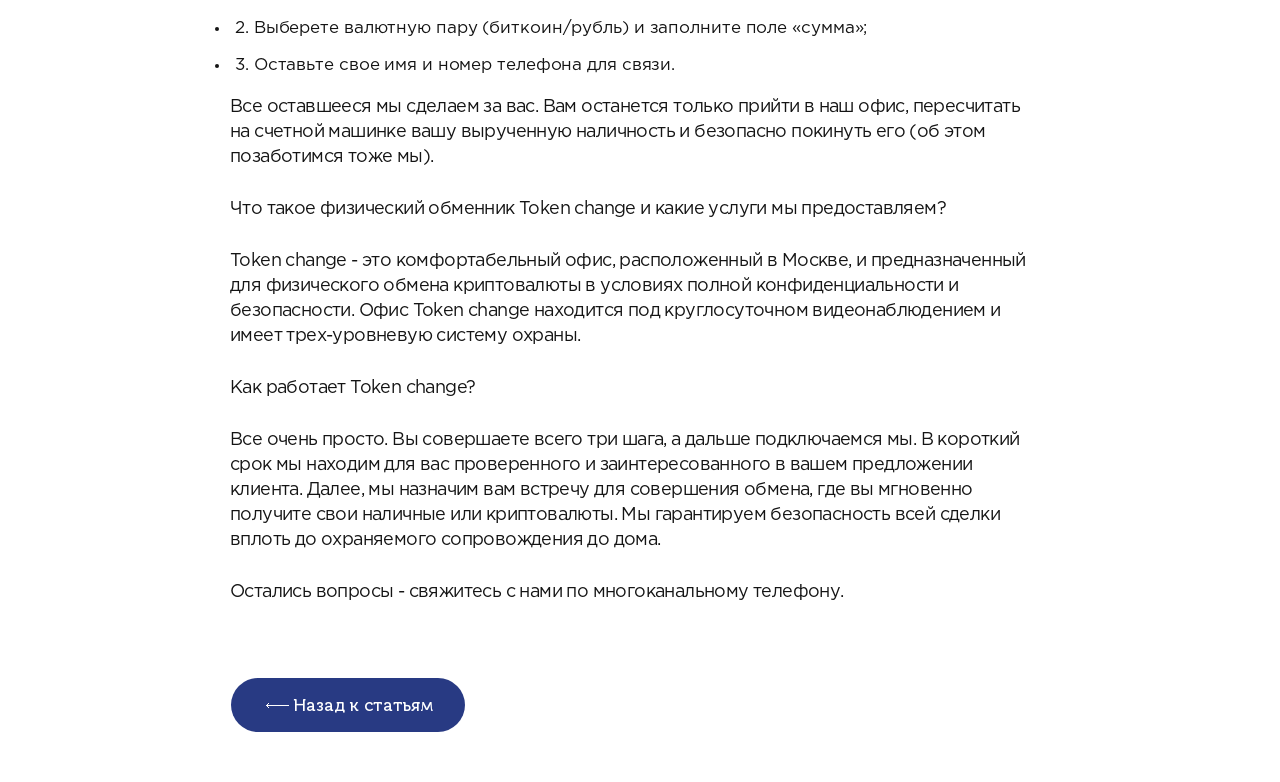
<file: statti/kak-vivesti-kriptovalutu/index.html>
<!DOCTYPE html>
<html lang="en">
<head>
    <meta charset="UTF-8">
    <title>Как вывести криптовалюту через обменник Token Change. </title>
  <meta name="keywords" content="как вывести криптовалюту, выводить.">
  <meta name="description" content="Как вывести криптовалюту с минимальной комиссией от 1 % в физическом обменнике криптовалют Token Change.">
    <link rel="stylesheet" href="css/libs/normalize.min.css">
   <link rel="stylesheet" href="css/fontss.css">
    <link rel="stylesheet" href="css/style.css">
</head>
<body>
   
 <section  class="sec1">
     <div>
        <img src="img/big.jpg" alt="">
         <h1>Как вывести криптовалюту.</h1>
     </div>
 </section>
   <section class="sec2">
       <img src="img/bg2.jpg" alt="">
       <div>
           <div class="main">
               <div class="right">
                   <iframe src="https://player.vimeo.com/video/252877215?title=0&byline=0&portrait=0" class="video" frameborder="0" webkitallowfullscreen mozallowfullscreen allowfullscreen></iframe>
               </div>
               <h2>Узнайте, как выводить криптовалюту безопасно в обменнике Token Change</h2>
               <p>Сегодня, настало время, когда пришла пора выводить ваши криптомонеты - так считают многие эксперты. Физический обменник Token change представляет к вашему вниманию краткий обзор того, как выводить криптовалюту и этот обзор действительно будет краткий, в отличии от других блогеров и прочих «специалистов».</p>
               <p>Поскольку вы задались вопросом о том, как вывести криптовалюту, значит, она у вас уже есть и где-то хранится, а значит, мы упустим момент о существовании «холодных» и «горячих» кошельков и способах их получения.</p>
               <p>Если же вы задались вопросом - как выводить криптовалюту, поскольку только что ее приобрели, и она лежит на вашем счете онлайн-обменника или на бирже, то вам необходимо зарегистрировать онлайн-кошелек. Об этом у Token change есть отдельная статья. В этом же обзоре мы рассмотрим способы обналичивания.</p>
               <p>Абсолютное большинство говорят о существовании двух способов - биржи и онлайн обменники. Отчасти, мы с этим согласны - оба способа позволяют как вывести криптовалюту, так и обменять одну на другую.</p>
               <p>Вывод валюты через биржу считается наиболее безопасным, если рассматривать только эти два варианта. Но в то же время, биржа требует наличия определенного опыта.</p>
               <p>Онлайн-обменники - наиболее популярный способ, который описывают все, кто говорит о том, как выводить криптовалюту. Как правило, все ссылаются на простоту и удобство работы с такими обменниками и скорость вывода, после чего размещают бесконечные талмуды с инструкциями по регистрации и рекомендациями по подбору надежной и безопасной площадки.</p>
               <p>Так в чем же простота? - задумались основатели Token change и создали уникальную площадку физического обменника.</p>
               <p>В чем уникальность Token change? Ответ на этот вопрос очень простой.</p>
               <p>На нашем сайте вы действительно можете менее, чем за пару минут, оставить заявку и на этом забыть о том, как вывести криптовалюту:</p>

               <ul>
                    <li class="li">1. Выберите нужную форму «купить» или «продать»;</li>
                    <li class="li">2. Выберете валютную пару (биткоин/рубль) и заполните поле «сумма»;</li>
                    <li class="li">3. Оставьте свое имя и номер телефона для связи.</li>
                    <p>Все оставшееся мы сделаем за вас. Вам останется только прийти в наш офис, пересчитать на счетной машинке вашу вырученную наличность и безопасно покинуть его (об этом позаботимся тоже мы).</p>
                    <p>Что такое физический обменник Token change и какие услуги мы предоставляем?</p>
                    <p>Token change - это комфортабельный офис, расположенный в Москве, и предназначенный для физического обмена криптовалюты в условиях полной конфиденциальности и безопасности. Офис Token change находится под круглосуточном видеонаблюдением и имеет трех-уровневую систему охраны.</p>
                    <p>Как работает Token change?</p>
                    <p>Все очень просто. Вы совершаете всего три шага, а дальше подключаемся мы. В короткий срок мы находим для вас проверенного и заинтересованного в вашем предложении клиента. Далее, мы назначим вам встречу для совершения обмена, где вы мгновенно получите свои наличные или криптовалюты. Мы гарантируем безопасность всей сделки вплоть до охраняемого сопровождения до дома.</p>
                    <p>Остались вопросы - свяжитесь с нами по многоканальному телефону.</p>
                   <a class="button" href="../?open=blog">Назад к статьям</a>

           </div>
       </div>
   </section>
</body>
</html>
</file>
<file: kript/css/fontss.css>
@font-face {
    font-family: 'MuseoCyrl';
    src: url('../fonts/ofont_ru_MuseoCyrl500.eot');
    src: url('../fonts/ofont_ru_MuseoCyrl500.eot') format('embedded-opentype'),
         url('../fonts/ofont_ru_MuseoCyrl500.woff2') format('woff2'),
         url('../fonts/ofont_ru_MuseoCyrl500.woff') format('woff'),
         url('../fonts/ofont_ru_MuseoCyrl500.ttf') format('truetype'),
         url('../fonts/ofont_ru_MuseoCyrl500.svg#ofont_ru_MuseoCyrl500') format('svg');
}
@font-face {
			font-family: "GothamPro";
			src: url("../fonts/GothamProRegular/GothamProRegular.eot");
			src: url("../fonts/GothamProRegular/GothamProRegular.eot?#iefix")format("embedded-opentype"),
			url("../fonts/GothamProRegular/GothamProRegular.woff") format("woff"),
			url("../fonts/GothamProRegular/GothamProRegular.ttf") format("truetype");
			font-style: normal;
			font-weight: 400;
	}

	@font-face {
			font-family: "GothamPro";
			src: url("../fonts/GothamProBold/GothamProBold.eot");
			src: url("../fonts/GothamProBold/GothamProBold.eot?#iefix")format("embedded-opentype"),
			url("../fonts/GothamProBold/GothamProBold.woff") format("woff"),
			url("../fonts/GothamProBold/GothamProBold.ttf") format("truetype");
			font-style: normal;
			font-weight: 800;
	}

	@font-face {
			font-family: "GothamPro";
			src: url("../fonts/GothamProBlack/GothamProBlack.eot");
			src: url("../fonts/GothamProBlack/GothamProBlack.eot?#iefix")format("embedded-opentype"),
			url("../fonts/GothamProBlack/GothamProBlack.woff") format("woff"),
			url("../fonts/GothamProBlack/GothamProBlack.ttf") format("truetype");
			font-style: normal;
			font-weight: 900;
	}


	@font-face {
			font-family: "GothamPro";
			src: url("../fonts/GothamProMedium/GothamProMedium.eot");
			src: url("../fonts/GothamProMedium/GothamProMedium.eot?#iefix")format("embedded-opentype"),
			url("../fonts/GothamProMedium/GothamProMedium.woff") format("woff"),
			url("../fonts/GothamProMedium/GothamProMedium.ttf") format("truetype");
			font-style: normal;
			font-weight: 600;
	}

	@font-face {
			font-family: "GothamPro";
			src: url("../fonts/GothamProLight/GothamProLight.eot");
			src: url("../fonts/GothamProLight/GothamProLight.eot?#iefix")format("embedded-opentype"),
			url("../fonts/GothamProLight/GothamProLight.woff") format("woff"),
			url("../fonts/GothamProLight/GothamProLight.ttf") format("truetype");
			font-style: normal;
			font-weight: 300;
	}
</file>
<file: kript/css/style.css>
/* line 4, D:/science/aloha/verstki/kript/css/sass/style.scss */
#maket {
  position: absolute;
  top: 0;
  left: 0;
  width: 100%;
  background: url(../maket.jpg) no-repeat center top;
  height: 7103px;
  opacity: 0.5;
  z-index: 20;
  margin-top: 0; }

/* line 39, D:/science/aloha/verstki/kript/css/sass/style.scss */
* {
  margin: 0;
  padding: 0;
  -webkit-box-sizing: border-box;
  box-sizing: border-box;
  background-position: center;
  background-repeat: no-repeat; }

/* line 47, D:/science/aloha/verstki/kript/css/sass/style.scss */
:after, :before {
  content: "";
  display: block;
  width: 100%;
  height: 0;
  clear: both; }

/* line 54, D:/science/aloha/verstki/kript/css/sass/style.scss */
sup:after, sup:before, a:after, a:before, br:after, br:before, img:after, img:before, span:after, span:before, table:after, table:before, td:after, td:before, tr:after, tr:before {
  content: none; }

/* line 57, D:/science/aloha/verstki/kript/css/sass/style.scss */
h1, h2, h3, h4, h5 {
  font-size: 1em;
  font-weight: inherit;
  text-align: center;
  font-weight: 400; }

/* line 63, D:/science/aloha/verstki/kript/css/sass/style.scss */
h3 {
  font-weight: 300; }

/* line 66, D:/science/aloha/verstki/kript/css/sass/style.scss */
body {
  font-family: "GothamPro", sans-serif;
  font-size: 14px;
  line-height: 20px;
  font-weight: 400;
  color: black;
  background-color: #fff; }

/* line 74, D:/science/aloha/verstki/kript/css/sass/style.scss */
a {
  text-decoration: none;
  color: inherit;
  outline: 0 !important; }

/* line 79, D:/science/aloha/verstki/kript/css/sass/style.scss */
a, button {
  cursor: pointer; }

/* line 82, D:/science/aloha/verstki/kript/css/sass/style.scss */
button, input, textarea {
  outline: none;
  border: none;
  margin: 0 5px;
  vertical-align: middle; }

/* line 88, D:/science/aloha/verstki/kript/css/sass/style.scss */
.section, .head, header, section, footer {
  width: 100%;
  min-width: 1000px;
  overflow: hidden;
  position: relative;
  z-index: 2;
  background-size: cover !important; }
  /* line 31, D:/science/aloha/verstki/kript/css/sass/style.scss */
  .section > div, .head > div, header > div, section > div, footer > div {
    max-width: 1000px;
    position: relative;
    z-index: 2;
    height: 100%;
    margin: 0 auto; }

/* line 91, D:/science/aloha/verstki/kript/css/sass/style.scss */
.sec1 {
  height: 890px;
  background: url(../img/bg1.jpg) no-repeat center top; }
  /* line 95, D:/science/aloha/verstki/kript/css/sass/style.scss */
  .sec1 .header .left {
    margin-top: 43px;
    float: left; }
    /* line 98, D:/science/aloha/verstki/kript/css/sass/style.scss */
    .sec1 .header .left .logo {
      background: url(../img/logo.png) no-repeat;
      width: 45px;
      height: 45px;
      float: left; }
    /* line 104, D:/science/aloha/verstki/kript/css/sass/style.scss */
    .sec1 .header .left .logo-text {
      float: left;
      margin-left: 23px; }
      /* line 107, D:/science/aloha/verstki/kript/css/sass/style.scss */
      .sec1 .header .left .logo-text .token {
        color: #183e8c;
        font-family: "MuseoCyrl", sans-serif;
        font-size: 24px;
        line-height: 20px; }
      /* line 113, D:/science/aloha/verstki/kript/css/sass/style.scss */
      .sec1 .header .left .logo-text .fizobmen {
        color: #183e8c;
        font-family: "GothamPro", sans-serif;
        font-size: 13px;
        font-weight: 400;
        line-height: 34px;
        margin-left: 3px;
        letter-spacing: 1.3px;
        opacity: 0.86; }
  /* line 125, D:/science/aloha/verstki/kript/css/sass/style.scss */
  .sec1 .header .right {
    float: right;
    line-height: 23px;
    margin-top: 44px;
    color: white;
    text-align: right;
    width: 280px; }
    /* line 132, D:/science/aloha/verstki/kript/css/sass/style.scss */
    .sec1 .header .right .phone {
      font-size: 24px;
      font-weight: 400;
      line-height: 28px;
      display: block;
      width: 250px;
      text-align: left;
      float: right; }
    /* line 143, D:/science/aloha/verstki/kript/css/sass/style.scss */
    .sec1 .header .right .adres {
      font-size: 14px;
      font-weight: 400;
      line-height: 17px;
      margin-top: 4px;
      text-align: left;
      letter-spacing: 0.2px;
      float: right;
      margin-bottom: 50px;
      width: 250px; }
    /* line 155, D:/science/aloha/verstki/kript/css/sass/style.scss */
    .sec1 .header .right .telegram {
      background: url(../img/telegram.png) no-repeat center;
      width: 37px;
      height: 37px;
      display: inline-block;
      margin-top: 13px;
      margin-left: -3px;
      position: relative;
      top: 0;
      transition: all 0.25s; }
      /* line 165, D:/science/aloha/verstki/kript/css/sass/style.scss */
      .sec1 .header .right .telegram:hover {
        top: -5px; }
    /* line 169, D:/science/aloha/verstki/kript/css/sass/style.scss */
    .sec1 .header .right .viber {
      margin-top: 13px;
      background: url(../img/viber.png) no-repeat center;
      width: 37px;
      height: 37px;
      display: inline-block;
      margin-left: 8px;
      position: relative;
      top: 0;
      transition: all 0.25s; }
      /* line 179, D:/science/aloha/verstki/kript/css/sass/style.scss */
      .sec1 .header .right .viber:hover {
        top: -5px; }
  /* line 185, D:/science/aloha/verstki/kript/css/sass/style.scss */
  .sec1 h1 {
    font-family: "GothamPro", sans-serif;
    font-size: 36px;
    font-weight: 400;
    line-height: 48px;
    color: #0d2a66;
    text-align: left;
    margin-top: 37px;
    letter-spacing: 0.7px; }
    /* line 194, D:/science/aloha/verstki/kript/css/sass/style.scss */
    .sec1 h1 span {
      display: inline-block;
      width: 25px;
      height: 28px;
      background-image: url(../img/rub2.png);
      background-size: 17px;
      position: relative;
      top: 4px; }
  /* line 206, D:/science/aloha/verstki/kript/css/sass/style.scss */
  .sec1 p {
    color: #0d2a66;
    font-family: "MuseoCyrl", sans-serif;
    font-size: 16px;
    line-height: 27px;
    margin-top: 33px; }
  /* line 213, D:/science/aloha/verstki/kript/css/sass/style.scss */
  .sec1 .btn {
    width: 234px;
    height: 54px;
    background-color: #283a83;
    border-radius: 27px;
    text-align: center;
    line-height: 54px;
    color: white;
    margin-top: 105px;
    font-size: 17px;
    cursor: pointer;
    transition: all 0.25s;
    outline: 0; }
    /* line 226, D:/science/aloha/verstki/kript/css/sass/style.scss */
    .sec1 .btn:hover {
      background-color: #112e75; }

/* line 231, D:/science/aloha/verstki/kript/css/sass/style.scss */
.sec2 {
  height: 840px;
  background: url(../img/bg2.jpg) no-repeat center top; }
  /* line 234, D:/science/aloha/verstki/kript/css/sass/style.scss */
  .sec2 h2 {
    color: #fefeff;
    font-size: 39px;
    line-height: 40px;
    margin-top: 14px; }
  /* line 243, D:/science/aloha/verstki/kript/css/sass/style.scss */
  .sec2 .video-wrap {
    width: 744px;
    height: 434px;
    background-color: #8a8a8a;
    border: 15px solid white;
    background: white;
    box-shadow: 0 1px 8px rgba(29, 29, 29, 0.4);
    margin: 62px auto 0;
    border-radius: 15px; }
    /* line 252, D:/science/aloha/verstki/kript/css/sass/style.scss */
    .sec2 .video-wrap .video {
      width: 714px;
      height: 404px;
      display: block; }

/* line 260, D:/science/aloha/verstki/kript/css/sass/style.scss */
.sec3 {
  background: url(../img/bg3.jpg) no-repeat center top;
  height: 780px;
  position: relative;
  overflow: hidden; }
  /* line 265, D:/science/aloha/verstki/kript/css/sass/style.scss */
  .sec3 .arr {
    height: 44px;
    width: 44px;
    position: relative;
    transition: all 0.25s; }
    /* line 270, D:/science/aloha/verstki/kript/css/sass/style.scss */
    .sec3 .arr.left {
      background-image: url(../img/strelka.png);
      height: 44px;
      width: 44px;
      left: -50px;
      top: 165px;
      transition: all 0.25s;
      position: absolute; }
      /* line 278, D:/science/aloha/verstki/kript/css/sass/style.scss */
      .sec3 .arr.left:hover {
        left: -52px; }
    /* line 283, D:/science/aloha/verstki/kript/css/sass/style.scss */
    .sec3 .arr.right {
      background-image: url(../img/strelka2.png);
      height: 44px;
      width: 44px;
      right: -50px;
      top: 165px;
      transition: all 0.25s;
      position: absolute; }
      /* line 291, D:/science/aloha/verstki/kript/css/sass/style.scss */
      .sec3 .arr.right:hover {
        right: -52px; }
    /* line 295, D:/science/aloha/verstki/kript/css/sass/style.scss */
    .sec3 .arr a {
      font-size: 0;
      position: absolute;
      left: 0;
      top: 0;
      width: 100%;
      height: 100%;
      opacity: 0; }
  /* line 308, D:/science/aloha/verstki/kript/css/sass/style.scss */
  .sec3 h2 {
    color: #0d2a66;
    font-family: "GothamPro", sans-serif;
    font-size: 39px;
    line-height: 40px;
    letter-spacing: 1px;
    max-width: 980px;
    margin: 20px auto 00px;
    padding-left: 200px;
    padding-right: 220px;
    text-align: center; }
    /* line 319, D:/science/aloha/verstki/kript/css/sass/style.scss */
    .sec3 h2 span {
      display: inline-block; }
  /* line 323, D:/science/aloha/verstki/kript/css/sass/style.scss */
  .sec3 .pager {
    display: block;
    position: absolute;
    width: 960px;
    left: 50%;
    margin-left: -480px;
    height: 12px;
    font-size: 0;
    bottom: 218px;
    text-align: center; }
    /* line 333, D:/science/aloha/verstki/kript/css/sass/style.scss */
    .sec3 .pager a {
      display: inline-block;
      width: 11px;
      height: 11px;
      border-radius: 10px;
      background: white;
      border: 1px solid #283a83;
      cursor: pointer;
      transition: all 0.25s;
      margin: 0 5px; }
      /* line 343, D:/science/aloha/verstki/kript/css/sass/style.scss */
      .sec3 .pager a.active, .sec3 .pager a:hover {
        background: #283a83; }
  /* line 348, D:/science/aloha/verstki/kript/css/sass/style.scss */
  .sec3 .slider-wrap {
    width: 1920px;
    position: absolute;
    left: 50%;
    margin-left: -960px;
    list-style: none;
    max-width: 1920px; }
    /* line 358, D:/science/aloha/verstki/kript/css/sass/style.scss */
    .sec3 .slider-wrap ul {
      width: 1920px;
      position: absolute;
      left: 50%;
      margin-left: -960px;
      list-style: none; }
      /* line 364, D:/science/aloha/verstki/kript/css/sass/style.scss */
      .sec3 .slider-wrap ul li {
        width: 1920px;
        height: 600px;
        position: relative;
        left: 50%;
        padding-top: 92px; }
        /* line 370, D:/science/aloha/verstki/kript/css/sass/style.scss */
        .sec3 .slider-wrap ul li .text {
          margin-left: 920px;
          color: #0d2a66;
          font-size: 30px;
          line-height: 34px;
          position: relative;
          z-index: 2; }
        /* line 378, D:/science/aloha/verstki/kript/css/sass/style.scss */
        .sec3 .slider-wrap ul li .text-more {
          margin-left: 920px;
          color: #0d2a66;
          font-size: 14px;
          line-height: 25px;
          margin-top: 15px;
          position: relative;
          z-index: 2;
          width: 450px; }
        /* line 388, D:/science/aloha/verstki/kript/css/sass/style.scss */
        .sec3 .slider-wrap ul li .img {
          position: absolute;
          width: 1920px;
          height: 100%;
          background-size: 1920px;
          left: 50%;
          margin-left: -960px;
          z-index: 1;
          top: 0; }
          /* line 399, D:/science/aloha/verstki/kript/css/sass/style.scss */
          .sec3 .slider-wrap ul li .img.img1 {
            background-image: url(../img/img1.png);
            background-position: center 28%; }
          /* line 403, D:/science/aloha/verstki/kript/css/sass/style.scss */
          .sec3 .slider-wrap ul li .img.img2 {
            background-image: url(../img/img2.png);
            background-position: center 38.1%; }
          /* line 407, D:/science/aloha/verstki/kript/css/sass/style.scss */
          .sec3 .slider-wrap ul li .img.img3 {
            background-image: url(../img/img3.png);
            background-position: center 18%; }
          /* line 411, D:/science/aloha/verstki/kript/css/sass/style.scss */
          .sec3 .slider-wrap ul li .img.img4 {
            background-image: url(../img/img4.png);
            background-position: center 30%; }
          /* line 415, D:/science/aloha/verstki/kript/css/sass/style.scss */
          .sec3 .slider-wrap ul li .img.img5 {
            background-image: url(../img/img5.png);
            background-position: center 31%; }
          /* line 419, D:/science/aloha/verstki/kript/css/sass/style.scss */
          .sec3 .slider-wrap ul li .img.img6 {
            background-image: url(../img/img6.png);
            background-position: center 41%; }

/* line 429, D:/science/aloha/verstki/kript/css/sass/style.scss */
.sec4 {
  background: url(../img/bg4.jpg) no-repeat center top;
  height: 712px; }
  /* line 432, D:/science/aloha/verstki/kript/css/sass/style.scss */
  .sec4 .step1 {
    display: block; }
    /* line 434, D:/science/aloha/verstki/kript/css/sass/style.scss */
    .sec4 .step1 h2 {
      padding-top: 96px;
      text-align: center;
      color: white;
      font-family: "GothamPro", sans-serif;
      font-size: 40px;
      font-weight: 400;
      line-height: 44px;
      letter-spacing: 0.7px; }
    /* line 444, D:/science/aloha/verstki/kript/css/sass/style.scss */
    .sec4 .step1 .block {
      text-align: center; }
      /* line 446, D:/science/aloha/verstki/kript/css/sass/style.scss */
      .sec4 .step1 .block .item {
        display: inline-block;
        vertical-align: top;
        width: 277px;
        height: 302px;
        background-color: #e8edff;
        border-radius: 23px;
        margin: 39px 23px 0px;
        padding-top: 30px;
        cursor: pointer;
        transition: all 0.25s;
        outline: 0;
        position: relative;
        top: 0px; }
        /* line 460, D:/science/aloha/verstki/kript/css/sass/style.scss */
        .sec4 .step1 .block .item:hover {
          top: -5px; }
        /* line 463, D:/science/aloha/verstki/kript/css/sass/style.scss */
        .sec4 .step1 .block .item .img {
          height: 120px;
          margin-bottom: 51px; }
          /* line 466, D:/science/aloha/verstki/kript/css/sass/style.scss */
          .sec4 .step1 .block .item .img.img1 {
            background-image: url(../img/buyvaluta.png);
            background-position: 83px 11px; }
          /* line 470, D:/science/aloha/verstki/kript/css/sass/style.scss */
          .sec4 .step1 .block .item .img.img2 {
            background-image: url(../img/buyvaluta2.png);
            background-position: 83px 11px; }
        /* line 475, D:/science/aloha/verstki/kript/css/sass/style.scss */
        .sec4 .step1 .block .item .btn {
          width: 151px;
          height: 52px;
          background-color: white;
          line-height: 52px;
          color: #0d2a66;
          font-family: "MuseoCyrl", sans-serif;
          font-size: 19px;
          border-radius: 26px;
          margin: 0 auto;
          box-shadow: 0 0 22.3px 1.7px rgba(255, 255, 255, 0.1); }
  /* line 490, D:/science/aloha/verstki/kript/css/sass/style.scss */
  .sec4 .step2 {
    display: none; }
    /* line 492, D:/science/aloha/verstki/kript/css/sass/style.scss */
    .sec4 .step2 h2 {
      padding-top: 96px;
      text-align: center;
      color: white;
      font-family: "GothamPro", sans-serif;
      font-size: 40px;
      font-weight: 400;
      line-height: 44px;
      letter-spacing: 0.7px; }
    /* line 502, D:/science/aloha/verstki/kript/css/sass/style.scss */
    .sec4 .step2 .block {
      background-color: #e8edff;
      margin: 40px auto 0;
      padding-top: 21px;
      text-align: left;
      width: 640px;
      height: 386px;
      border-radius: 22px;
      padding-left: 90px;
      position: relative; }
      /* line 512, D:/science/aloha/verstki/kript/css/sass/style.scss */
      .sec4 .step2 .block .label1 {
        font-size: 20px;
        padding-top: 21px;
        color: #0d2a66; }
      /* line 517, D:/science/aloha/verstki/kript/css/sass/style.scss */
      .sec4 .step2 .block .summ-wrap {
        border-radius: 23px;
        width: 212px;
        background-color: white;
        height: 44px;
        margin-top: 14px;
        margin-left: 3px; }
        /* line 524, D:/science/aloha/verstki/kript/css/sass/style.scss */
        .sec4 .step2 .block .summ-wrap .number {
          border: 1px solid rgba(145, 154, 187, 0.43);
          font-size: 24px;
          height: 44px;
          line-height: 42px;
          font-family: "MuseoCyrl", sans-serif;
          padding-left: 28px;
          font-weight: 300;
          width: 100%;
          display: block;
          margin: 0;
          border-radius: 21px; }
        /* line 537, D:/science/aloha/verstki/kript/css/sass/style.scss */
        .sec4 .step2 .block .summ-wrap .valut {
          float: right;
          background-color: #c2c9e2;
          background-image: url(../img/galka.png);
          background-position: 32px 17px;
          background-repeat: no-repeat;
          color: white;
          font-size: 24px;
          height: 42px;
          line-height: 42px;
          width: 60px;
          color: #1f283b;
          font-family: "MuseoCyrl", sans-serif;
          position: relative;
          border-bottom-right-radius: 21px;
          border-top-right-radius: 21px; }
          /* line 553, D:/science/aloha/verstki/kript/css/sass/style.scss */
          .sec4 .step2 .block .summ-wrap .valut .current {
            width: 100%;
            height: 42px;
            background-position: 10px center;
            cursor: pointer; }
            /* line 558, D:/science/aloha/verstki/kript/css/sass/style.scss */
            .sec4 .step2 .block .summ-wrap .valut .current[data-selected="dollar"] {
              background-image: url(../img/dollar-ico.png); }
            /* line 561, D:/science/aloha/verstki/kript/css/sass/style.scss */
            .sec4 .step2 .block .summ-wrap .valut .current[data-selected="euro"] {
              background-image: url(../img/euro-ico.png); }
            /* line 564, D:/science/aloha/verstki/kript/css/sass/style.scss */
            .sec4 .step2 .block .summ-wrap .valut .current[data-selected="ruble"] {
              background-image: url(../img/ruble-ico.png); }
          /* line 568, D:/science/aloha/verstki/kript/css/sass/style.scss */
          .sec4 .step2 .block .summ-wrap .valut .select {
            display: none;
            position: absolute;
            left: 0;
            top: 100%;
            width: 40px;
            z-index: 2;
            border-left: 1px solid rgba(145, 154, 187, 0.43);
            border-right: 1px solid rgba(145, 154, 187, 0.43);
            background-color: #c2c9e2;
            border-top: 1px solid rgba(145, 154, 187, 0.43); }
            /* line 579, D:/science/aloha/verstki/kript/css/sass/style.scss */
            .sec4 .step2 .block .summ-wrap .valut .select .item {
              height: 43px;
              border-bottom: 1px solid rgba(145, 154, 187, 0.43);
              width: 100%;
              background-position: 10px center;
              cursor: pointer;
              background-color: transparent;
              transition: all 0.25s; }
              /* line 587, D:/science/aloha/verstki/kript/css/sass/style.scss */
              .sec4 .step2 .block .summ-wrap .valut .select .item:hover {
                background-color: white; }
            /* line 591, D:/science/aloha/verstki/kript/css/sass/style.scss */
            .sec4 .step2 .block .summ-wrap .valut .select .dollar {
              background-image: url(../img/dollar-ico.png); }
            /* line 595, D:/science/aloha/verstki/kript/css/sass/style.scss */
            .sec4 .step2 .block .summ-wrap .valut .select .euro {
              background-image: url(../img/euro-ico.png); }
            /* line 599, D:/science/aloha/verstki/kript/css/sass/style.scss */
            .sec4 .step2 .block .summ-wrap .valut .select .ruble {
              background-image: url(../img/ruble-ico.png); }
      /* line 606, D:/science/aloha/verstki/kript/css/sass/style.scss */
      .sec4 .step2 .block .label2 {
        font-size: 18px;
        padding-top: 28px;
        margin-left: 6px; }
      /* line 612, D:/science/aloha/verstki/kript/css/sass/style.scss */
      .sec4 .step2 .block .line {
        margin-top: 49px;
        margin-bottom: 10px; }
        /* line 615, D:/science/aloha/verstki/kript/css/sass/style.scss */
        .sec4 .step2 .block .line .curs {
          float: left;
          font-size: 23px;
          font-family: "MuseoCyrl", sans-serif;
          height: 44px;
          line-height: 44px;
          padding-right: 22px;
          padding-left: 5px; }
        /* line 624, D:/science/aloha/verstki/kript/css/sass/style.scss */
        .sec4 .step2 .block .line .type {
          float: left;
          border-radius: 40px;
          overflow: hidden;
          border: 1px solid #c2c9e2;
          color: white;
          width: 210px;
          height: 44px;
          border-radius: 30px; }
          /* line 633, D:/science/aloha/verstki/kript/css/sass/style.scss */
          .sec4 .step2 .block .line .type .dollar {
            cursor: pointer;
            transition: all 0.25s;
            float: left;
            background-color: #e8edff;
            background-image: url(../img/dollar-ico.png);
            background-position: 22px center;
            background-repeat: no-repeat;
            padding-left: 47px;
            font-size: 15px;
            color: #505568;
            opacity: 0.76;
            width: 106px;
            height: 42px;
            line-height: 44px; }
            /* line 648, D:/science/aloha/verstki/kript/css/sass/style.scss */
            .sec4 .step2 .block .line .type .dollar.active {
              opacity: 1;
              background-color: white;
              color: #0d2a66; }
            /* line 653, D:/science/aloha/verstki/kript/css/sass/style.scss */
            .sec4 .step2 .block .line .type .dollar:hover {
              opacity: 1; }
          /* line 657, D:/science/aloha/verstki/kript/css/sass/style.scss */
          .sec4 .step2 .block .line .type .euro {
            cursor: pointer;
            transition: all 0.25s;
            height: 42px;
            line-height: 44px;
            float: left;
            border-left: 1px solid  #c2c9e2;
            background-color: #e8edff;
            background-image: url(../img/euro-ico.png);
            background-position: 13px center;
            background-repeat: no-repeat;
            padding-left: 38px;
            font-size: 15px;
            width: 87px;
            color: #505568;
            opacity: 0.76; }
            /* line 673, D:/science/aloha/verstki/kript/css/sass/style.scss */
            .sec4 .step2 .block .line .type .euro.active {
              opacity: 1;
              background-color: white;
              color: #0d2a66; }
            /* line 678, D:/science/aloha/verstki/kript/css/sass/style.scss */
            .sec4 .step2 .block .line .type .euro:hover {
              opacity: 1; }
          /* line 682, D:/science/aloha/verstki/kript/css/sass/style.scss */
          .sec4 .step2 .block .line .type .ruble {
            cursor: pointer;
            transition: all 0.25s;
            height: 42px;
            line-height: 42px;
            float: left;
            border-left: 1px solid #c2c9e2;
            background-color: #e8edff;
            background-image: url(../img/ruble-ico.png);
            background-position: 14px center;
            background-repeat: no-repeat;
            padding-left: 35px;
            width: 102px;
            font-size: 15px;
            color: #505568;
            opacity: 0.76; }
            /* line 698, D:/science/aloha/verstki/kript/css/sass/style.scss */
            .sec4 .step2 .block .line .type .ruble.active {
              opacity: 1;
              background-color: white;
              color: #0d2a66; }
            /* line 703, D:/science/aloha/verstki/kript/css/sass/style.scss */
            .sec4 .step2 .block .line .type .ruble:hover {
              opacity: 1; }
      /* line 709, D:/science/aloha/verstki/kript/css/sass/style.scss */
      .sec4 .step2 .block .back {
        width: 101px;
        height: 54px;
        border: 1px solid rgba(145, 154, 187, 0.43);
        border-radius: 27px;
        margin-top: 40px;
        float: left;
        margin-right: 26px;
        color: #505568;
        font-size: 15px;
        font-weight: 400;
        line-height: 52px;
        text-align: center;
        cursor: pointer;
        transition: all 0.25s; }
        /* line 725, D:/science/aloha/verstki/kript/css/sass/style.scss */
        .sec4 .step2 .block .back:hover {
          background-color: #223172;
          color: white; }
      /* line 730, D:/science/aloha/verstki/kript/css/sass/style.scss */
      .sec4 .step2 .block .btn {
        float: left;
        width: 237px;
        height: 54px;
        background-color: #283a83;
        border-radius: 27px;
        text-align: center;
        line-height: 54px;
        margin-top: 40px;
        color: white;
        margin-left: 4px;
        padding-right: 4px;
        cursor: pointer;
        transition: all 0.25s;
        outline: 0; }
        /* line 745, D:/science/aloha/verstki/kript/css/sass/style.scss */
        .sec4 .step2 .block .btn:hover {
          background-color: #112e75; }
  /* line 751, D:/science/aloha/verstki/kript/css/sass/style.scss */
  .sec4 .step2_b {
    display: none; }
    /* line 753, D:/science/aloha/verstki/kript/css/sass/style.scss */
    .sec4 .step2_b h2 {
      padding-top: 96px;
      text-align: center;
      color: white;
      font-family: "GothamPro", sans-serif;
      font-size: 40px;
      font-weight: 400;
      line-height: 44px;
      letter-spacing: 0.7px; }
    /* line 763, D:/science/aloha/verstki/kript/css/sass/style.scss */
    .sec4 .step2_b .block {
      background-color: #e8edff;
      margin: 40px auto 0;
      padding-top: 21px;
      text-align: left;
      width: 640px;
      height: 386px;
      border-radius: 22px;
      padding-left: 90px;
      position: relative; }
      /* line 773, D:/science/aloha/verstki/kript/css/sass/style.scss */
      .sec4 .step2_b .block .label1 {
        font-size: 20px;
        padding-top: 21px;
        color: #0d2a66; }
      /* line 778, D:/science/aloha/verstki/kript/css/sass/style.scss */
      .sec4 .step2_b .block .summ-wrap {
        border-radius: 23px;
        width: 212px;
        background-color: white;
        height: 44px;
        margin-top: 14px;
        margin-left: 3px; }
        /* line 785, D:/science/aloha/verstki/kript/css/sass/style.scss */
        .sec4 .step2_b .block .summ-wrap .number {
          border: 1px solid rgba(145, 154, 187, 0.43);
          font-size: 24px;
          height: 44px;
          font-family: "MuseoCyrl", sans-serif;
          padding-left: 28px;
          font-weight: 300;
          width: 100%;
          display: block;
          margin: 0;
          border-radius: 21px; }
        /* line 797, D:/science/aloha/verstki/kript/css/sass/style.scss */
        .sec4 .step2_b .block .summ-wrap .valut {
          float: right;
          background-color: #c2c9e2;
          background-image: url(../img/galka.png);
          background-position: 32px 17px;
          background-repeat: no-repeat;
          color: white;
          font-size: 24px;
          height: 42px;
          line-height: 42px;
          width: 60px;
          color: #1f283b;
          font-family: "MuseoCyrl", sans-serif;
          position: relative;
          border-bottom-right-radius: 21px;
          border-top-right-radius: 21px; }
          /* line 813, D:/science/aloha/verstki/kript/css/sass/style.scss */
          .sec4 .step2_b .block .summ-wrap .valut .current {
            width: 100%;
            height: 42px;
            background-position: 10px center;
            cursor: pointer; }
            /* line 818, D:/science/aloha/verstki/kript/css/sass/style.scss */
            .sec4 .step2_b .block .summ-wrap .valut .current[data-selected="bitcoin"] {
              background-image: url(../img/icon1.png); }
            /* line 821, D:/science/aloha/verstki/kript/css/sass/style.scss */
            .sec4 .step2_b .block .summ-wrap .valut .current[data-selected="ethereum"] {
              background-image: url(../img/icon2.png); }
            /* line 824, D:/science/aloha/verstki/kript/css/sass/style.scss */
            .sec4 .step2_b .block .summ-wrap .valut .current[data-selected="litecoin"] {
              background-image: url(../img/icon3.png); }
          /* line 828, D:/science/aloha/verstki/kript/css/sass/style.scss */
          .sec4 .step2_b .block .summ-wrap .valut .select {
            display: none;
            position: absolute;
            left: 0;
            top: 100%;
            width: 40px;
            z-index: 2;
            border-left: 1px solid rgba(145, 154, 187, 0.43);
            border-right: 1px solid rgba(145, 154, 187, 0.43);
            background-color: #c2c9e2;
            border-top: 1px solid rgba(145, 154, 187, 0.43); }
            /* line 839, D:/science/aloha/verstki/kript/css/sass/style.scss */
            .sec4 .step2_b .block .summ-wrap .valut .select .item {
              height: 43px;
              border-bottom: 1px solid rgba(145, 154, 187, 0.43);
              width: 100%;
              background-position: 10px center;
              cursor: pointer;
              background-color: transparent;
              transition: all 0.25s; }
              /* line 847, D:/science/aloha/verstki/kript/css/sass/style.scss */
              .sec4 .step2_b .block .summ-wrap .valut .select .item:hover {
                background-color: white; }
            /* line 851, D:/science/aloha/verstki/kript/css/sass/style.scss */
            .sec4 .step2_b .block .summ-wrap .valut .select .bitcoin {
              background-image: url(../img/icon1.png); }
            /* line 854, D:/science/aloha/verstki/kript/css/sass/style.scss */
            .sec4 .step2_b .block .summ-wrap .valut .select .efirium {
              background-image: url(../img/icon2.png); }
            /* line 857, D:/science/aloha/verstki/kript/css/sass/style.scss */
            .sec4 .step2_b .block .summ-wrap .valut .select .litecoin {
              background-image: url(../img/icon3.png); }
      /* line 863, D:/science/aloha/verstki/kript/css/sass/style.scss */
      .sec4 .step2_b .block .label2 {
        font-size: 18px;
        padding-top: 28px;
        margin-left: 6px; }
      /* line 869, D:/science/aloha/verstki/kript/css/sass/style.scss */
      .sec4 .step2_b .block .line {
        margin-top: 49px;
        margin-bottom: 10px; }
        /* line 882, D:/science/aloha/verstki/kript/css/sass/style.scss */
        .sec4 .step2_b .block .line .type {
          float: left;
          border-radius: 40px;
          overflow: hidden;
          border: 1px solid #c2c9e2;
          color: white;
          width: 377px;
          height: 44px;
          border-radius: 30px; }
          /* line 891, D:/science/aloha/verstki/kript/css/sass/style.scss */
          .sec4 .step2_b .block .line .type .bitcoin {
            cursor: pointer;
            transition: all 0.25s;
            float: left;
            background-color: #e8edff;
            background-image: url(../img/icon1.png);
            background-position: 18px 10px;
            background-repeat: no-repeat;
            padding-left: 47px;
            font-size: 15px;
            color: #505568;
            opacity: 0.76;
            width: 116px;
            height: 42px;
            line-height: 42px; }
            /* line 906, D:/science/aloha/verstki/kript/css/sass/style.scss */
            .sec4 .step2_b .block .line .type .bitcoin.active {
              opacity: 1;
              background-color: white;
              color: #0d2a66; }
            /* line 911, D:/science/aloha/verstki/kript/css/sass/style.scss */
            .sec4 .step2_b .block .line .type .bitcoin:hover {
              opacity: 1; }
          /* line 915, D:/science/aloha/verstki/kript/css/sass/style.scss */
          .sec4 .step2_b .block .line .type .efirium {
            cursor: pointer;
            transition: all 0.25s;
            height: 42px;
            line-height: 42px;
            float: left;
            border-left: 1px solid  #c2c9e2;
            background-color: #e8edff;
            background-image: url(../img/icon2.png);
            background-position: 13px 10px;
            background-repeat: no-repeat;
            padding-left: 38px;
            font-size: 15px;
            width: 127px;
            color: #505568;
            opacity: 0.76; }
            /* line 931, D:/science/aloha/verstki/kript/css/sass/style.scss */
            .sec4 .step2_b .block .line .type .efirium.active {
              opacity: 1;
              background-color: white;
              color: #0d2a66; }
            /* line 936, D:/science/aloha/verstki/kript/css/sass/style.scss */
            .sec4 .step2_b .block .line .type .efirium:hover {
              opacity: 1; }
          /* line 940, D:/science/aloha/verstki/kript/css/sass/style.scss */
          .sec4 .step2_b .block .line .type .litecoin {
            cursor: pointer;
            transition: all 0.25s;
            height: 42px;
            line-height: 42px;
            float: left;
            border-left: 1px solid #c2c9e2;
            background-color: #e8edff;
            background-image: url(../img/icon3.png);
            background-position: 14px 10px;
            background-repeat: no-repeat;
            padding-left: 43px;
            width: 132px;
            font-size: 15px;
            color: #505568;
            opacity: 0.76; }
            /* line 956, D:/science/aloha/verstki/kript/css/sass/style.scss */
            .sec4 .step2_b .block .line .type .litecoin.active {
              opacity: 1;
              background-color: white;
              color: #0d2a66; }
            /* line 961, D:/science/aloha/verstki/kript/css/sass/style.scss */
            .sec4 .step2_b .block .line .type .litecoin:hover {
              opacity: 1; }
      /* line 967, D:/science/aloha/verstki/kript/css/sass/style.scss */
      .sec4 .step2_b .block .back {
        width: 101px;
        height: 54px;
        border: 1px solid rgba(145, 154, 187, 0.43);
        border-radius: 27px;
        margin-top: 40px;
        float: left;
        margin-right: 26px;
        color: #505568;
        font-size: 15px;
        font-weight: 400;
        line-height: 52px;
        text-align: center;
        cursor: pointer;
        transition: all 0.25s; }
        /* line 983, D:/science/aloha/verstki/kript/css/sass/style.scss */
        .sec4 .step2_b .block .back:hover {
          background-color: #223172;
          color: white; }
      /* line 988, D:/science/aloha/verstki/kript/css/sass/style.scss */
      .sec4 .step2_b .block .btn {
        float: left;
        width: 237px;
        height: 54px;
        background-color: #283a83;
        border-radius: 27px;
        text-align: center;
        line-height: 54px;
        margin-top: 40px;
        color: white;
        margin-left: 4px;
        padding-right: 4px;
        cursor: pointer;
        transition: all 0.25s;
        outline: 0; }
        /* line 1004, D:/science/aloha/verstki/kript/css/sass/style.scss */
        .sec4 .step2_b .block .btn:hover {
          background-color: #112e75; }
  /* line 1010, D:/science/aloha/verstki/kript/css/sass/style.scss */
  .sec4 .step3 {
    display: none; }
    /* line 1012, D:/science/aloha/verstki/kript/css/sass/style.scss */
    .sec4 .step3 h2 {
      padding-top: 96px;
      text-align: center;
      color: white;
      font-family: "GothamPro", sans-serif;
      font-size: 40px;
      font-weight: 400;
      line-height: 44px;
      letter-spacing: 0.7px; }
    /* line 1022, D:/science/aloha/verstki/kript/css/sass/style.scss */
    .sec4 .step3 .form {
      margin: 40px auto 0;
      text-align: center;
      width: 639px;
      height: 475px;
      background-color: #e8edff;
      border-radius: 23px;
      padding-top: 27px;
      position: relative; }
      /* line 1031, D:/science/aloha/verstki/kript/css/sass/style.scss */
      .sec4 .step3 .form .back {
        color: #505568;
        font-size: 15px;
        font-weight: 400;
        line-height: 27px;
        display: inline-block;
        cursor: pointer;
        margin-top: 16px;
        text-decoration: underline; }
        /* line 1040, D:/science/aloha/verstki/kript/css/sass/style.scss */
        .sec4 .step3 .form .back:hover {
          text-decoration: none; }
      /* line 1044, D:/science/aloha/verstki/kript/css/sass/style.scss */
      .sec4 .step3 .form .text {
        color: #0d2a66;
        font-family: "GothamPro", sans-serif;
        font-size: 16px;
        font-weight: 400;
        line-height: 37px;
        padding-top: 9px;
        margin-bottom: 6px; }
      /* line 1053, D:/science/aloha/verstki/kript/css/sass/style.scss */
      .sec4 .step3 .form .input {
        font-size: 18px;
        text-align: center;
        width: 276px;
        height: 45px;
        background-color: white;
        border: 1px solid rgba(145, 154, 187, 0.43);
        border-radius: 23px;
        margin-bottom: 4px; }
      /* line 1063, D:/science/aloha/verstki/kript/css/sass/style.scss */
      .sec4 .step3 .form .button {
        color: white;
        margin: 25px auto 0;
        display: block;
        text-align: center;
        font-size: 15px;
        width: 276px;
        height: 54px;
        background-color: #283a83;
        border-radius: 27px;
        cursor: pointer;
        transition: all 0.25s;
        outline: 0; }
        /* line 1076, D:/science/aloha/verstki/kript/css/sass/style.scss */
        .sec4 .step3 .form .button:hover {
          background-color: #112e75; }

/* line 1083, D:/science/aloha/verstki/kript/css/sass/style.scss */
footer {
  background-color: #17255d;
  height: 128px;
  border-top: 2px solid #2f3e7c; }
  /* line 1087, D:/science/aloha/verstki/kript/css/sass/style.scss */
  footer .left {
    margin-top: 43px;
    float: left;
    background: url(../img/logo2.png) no-repeat;
    padding-left: 60px;
    background-position: 0px -2px; }
    /* line 1094, D:/science/aloha/verstki/kript/css/sass/style.scss */
    footer .left .token {
      color: white;
      font-family: "MuseoCyrl", sans-serif;
      font-size: 24px;
      line-height: 20px; }
    /* line 1100, D:/science/aloha/verstki/kript/css/sass/style.scss */
    footer .left .fiz {
      color: white;
      font-family: "GothamPro", sans-serif;
      font-size: 13px;
      font-weight: 400;
      line-height: 34px;
      margin-left: 3px;
      letter-spacing: 1.3px;
      opacity: 0.86; }
  /* line 1111, D:/science/aloha/verstki/kript/css/sass/style.scss */
  footer .right {
    float: right; }
    /* line 1113, D:/science/aloha/verstki/kript/css/sass/style.scss */
    footer .right .phone {
      margin-top: 29px;
      font-size: 30px;
      font-weight: 400;
      line-height: 28px;
      letter-spacing: 0.4px;
      color: white;
      display: block; }
    /* line 1122, D:/science/aloha/verstki/kript/css/sass/style.scss */
    footer .right .addr {
      font-size: 14px;
      font-weight: 400;
      line-height: 19px;
      margin-top: 5px;
      text-align: left;
      letter-spacing: 0.4px;
      float: right;
      color: white; }
  /* line 1134, D:/science/aloha/verstki/kript/css/sass/style.scss */
  footer .confidential {
    font-size: 14px;
    line-height: 18px;
    float: right;
    text-align: left;
    margin-right: 70px;
    margin-top: 48px;
    color: white;
    cursor: pointer; }
    /* line 1143, D:/science/aloha/verstki/kript/css/sass/style.scss */
    footer .confidential:hover {
      text-decoration: underline; }
  /* line 1147, D:/science/aloha/verstki/kript/css/sass/style.scss */
  footer .blog {
    width: 124px;
    height: 41px;
    text-align: center;
    border: 1px solid #4664e1;
    float: right;
    color: white;
    line-height: 38px;
    border-radius: 22px;
    margin-right: 80px;
    margin-top: 44px;
    cursor: pointer;
    transition: all 0.25s; }
    /* line 1160, D:/science/aloha/verstki/kript/css/sass/style.scss */
    footer .blog:hover {
      background-color: #223172; }

/* line 1167, D:/science/aloha/verstki/kript/css/sass/style.scss */
#hidden-box {
  display: none; }

/* line 1171, D:/science/aloha/verstki/kript/css/sass/style.scss */
#okgo {
  width: 400px;
  background: white;
  padding: 36px 40px 40px;
  position: relative;
  text-align: center;
  border-radius: 24px; }
  /* line 1178, D:/science/aloha/verstki/kript/css/sass/style.scss */
  #okgo .close {
    position: absolute;
    right: 15px;
    top: 10px;
    cursor: pointer;
    text-decoration: underline; }
    /* line 1184, D:/science/aloha/verstki/kript/css/sass/style.scss */
    #okgo .close:hover {
      text-decoration: none; }
  /* line 1189, D:/science/aloha/verstki/kript/css/sass/style.scss */
  #okgo p {
    text-align: center;
    font-size: 24px;
    line-height: 36px; }

/* line 1196, D:/science/aloha/verstki/kript/css/sass/style.scss */
.blog-pop {
  width: 588px;
  background: white;
  border-radius: 25px;
  position: relative;
  padding-left: 53px;
  padding-top: 36px;
  padding-bottom: 30px; }
  /* line 1204, D:/science/aloha/verstki/kript/css/sass/style.scss */
  .blog-pop .close {
    position: absolute;
    right: 23px;
    top: 19px;
    background-image: url(../img/close.png);
    width: 20px;
    height: 20px;
    cursor: pointer; }
  /* line 1213, D:/science/aloha/verstki/kript/css/sass/style.scss */
  .blog-pop h4 {
    color: #0d2a66;
    font-size: 40px;
    line-height: 50px;
    text-align: left;
    margin-left: -3px;
    margin-bottom: 20px; }
  /* line 1221, D:/science/aloha/verstki/kript/css/sass/style.scss */
  .blog-pop ul {
    list-style: none; }
    /* line 1223, D:/science/aloha/verstki/kript/css/sass/style.scss */
    .blog-pop ul li {
      font-size: 15px;
      letter-spacing: 0.4px;
      line-height: 20px;
      margin-bottom: 9px; }
      /* line 1228, D:/science/aloha/verstki/kript/css/sass/style.scss */
      .blog-pop ul li a {
        color: #0d2a66; }
        /* line 1230, D:/science/aloha/verstki/kript/css/sass/style.scss */
        .blog-pop ul li a:hover {
          text-decoration: underline; }

/* line 1237, D:/science/aloha/verstki/kript/css/sass/style.scss */
#form-error-pop {
  width: 400px;
  background: white;
  padding: 36px 40px 40px;
  position: relative;
  text-align: center;
  border-radius: 24px; }
  /* line 1244, D:/science/aloha/verstki/kript/css/sass/style.scss */
  #form-error-pop .close {
    position: absolute;
    right: 15px;
    top: 10px;
    cursor: pointer;
    text-decoration: underline; }
    /* line 1250, D:/science/aloha/verstki/kript/css/sass/style.scss */
    #form-error-pop .close:hover {
      text-decoration: none; }
  /* line 1255, D:/science/aloha/verstki/kript/css/sass/style.scss */
  #form-error-pop p {
    text-align: center;
    font-size: 24px;
    line-height: 36px; }

/* line 1262, D:/science/aloha/verstki/kript/css/sass/style.scss */
#conf {
  width: 800px;
  background: white;
  padding: 36px 40px 40px;
  position: relative;
  text-align: left;
  border-radius: 24px; }
  /* line 1269, D:/science/aloha/verstki/kript/css/sass/style.scss */
  #conf .close {
    position: absolute;
    right: 15px;
    top: 10px;
    cursor: pointer;
    text-decoration: underline; }
    /* line 1275, D:/science/aloha/verstki/kript/css/sass/style.scss */
    #conf .close:hover {
      text-decoration: none; }
  /* line 1280, D:/science/aloha/verstki/kript/css/sass/style.scss */
  #conf h3 {
    font-size: 36px;
    line-height: 48px;
    margin-bottom: 30px; }
  /* line 1286, D:/science/aloha/verstki/kript/css/sass/style.scss */
  #conf p {
    font-size: 18px;
    line-height: 26px; }

@media only screen and (max-width: 1460px) {
  /* line 1292, D:/science/aloha/verstki/kript/css/sass/style.scss */
  .section > div, .head > div, header > div, section > div, footer > div {
    max-width: 764px; }
  /* line 1296, D:/science/aloha/verstki/kript/css/sass/style.scss */
  .sec1 {
    height: 677px;
    background: url(../img/bg1_laptop.jpg) no-repeat center top;
    background-size: unset; }
    /* line 1301, D:/science/aloha/verstki/kript/css/sass/style.scss */
    .sec1 .header .left {
      margin-top: 33px;
      float: left; }
      /* line 1304, D:/science/aloha/verstki/kript/css/sass/style.scss */
      .sec1 .header .left .logo {
        background: url(../img/logo.png) no-repeat;
        width: 36px;
        height: 36px;
        float: left;
        background-size: contain; }
      /* line 1311, D:/science/aloha/verstki/kript/css/sass/style.scss */
      .sec1 .header .left .logo-text {
        float: left;
        margin-left: 16px; }
        /* line 1314, D:/science/aloha/verstki/kript/css/sass/style.scss */
        .sec1 .header .left .logo-text .token {
          color: #183e8c;
          font-family: "MuseoCyrl", sans-serif;
          font-size: 19px;
          line-height: 20px; }
        /* line 1320, D:/science/aloha/verstki/kript/css/sass/style.scss */
        .sec1 .header .left .logo-text .fizobmen {
          color: #183e8c;
          font-family: "GothamPro", sans-serif;
          font-size: 8.3px;
          font-weight: 400;
          line-height: 18px;
          margin-left: 3px;
          letter-spacing: 1.3px;
          opacity: 0.86; }
    /* line 1332, D:/science/aloha/verstki/kript/css/sass/style.scss */
    .sec1 .header .right {
      float: right;
      line-height: 23px;
      margin-top: 29px;
      color: white;
      text-align: right;
      width: 280px; }
      /* line 1339, D:/science/aloha/verstki/kript/css/sass/style.scss */
      .sec1 .header .right .phone {
        font-size: 18px;
        font-weight: 400;
        line-height: 28px;
        display: block;
        width: 192px;
        text-align: left;
        float: right; }
      /* line 1350, D:/science/aloha/verstki/kript/css/sass/style.scss */
      .sec1 .header .right .adres {
        font-size: 10.7px;
        font-weight: 400;
        line-height: 14px;
        margin-top: 0px;
        text-align: left;
        letter-spacing: 0.2px;
        float: right;
        margin-bottom: 50px;
        width: 192px;
        text-align: left; }
      /* line 1363, D:/science/aloha/verstki/kript/css/sass/style.scss */
      .sec1 .header .right .telegram {
        background: url(../img/telegram.png) no-repeat center;
        width: 37px;
        height: 37px;
        display: inline-block;
        margin-top: 13px;
        margin-left: -3px;
        position: relative;
        top: 0;
        transition: all 0.25s; }
        /* line 1373, D:/science/aloha/verstki/kript/css/sass/style.scss */
        .sec1 .header .right .telegram:hover {
          top: -5px; }
      /* line 1377, D:/science/aloha/verstki/kript/css/sass/style.scss */
      .sec1 .header .right .viber {
        margin-top: 13px;
        background: url(../img/viber.png) no-repeat center;
        width: 37px;
        height: 37px;
        display: inline-block;
        margin-left: 8px;
        position: relative;
        top: 0;
        transition: all 0.25s; }
        /* line 1387, D:/science/aloha/verstki/kript/css/sass/style.scss */
        .sec1 .header .right .viber:hover {
          top: -5px; }
    /* line 1393, D:/science/aloha/verstki/kript/css/sass/style.scss */
    .sec1 h1 {
      font-family: "GothamPro", sans-serif;
      font-size: 27px;
      font-weight: 400;
      line-height: 37px;
      color: #0d2a66;
      text-align: left;
      margin-top: 14px;
      letter-spacing: 0.7px; }
    /* line 1403, D:/science/aloha/verstki/kript/css/sass/style.scss */
    .sec1 p {
      color: #0d2a66;
      font-family: "MuseoCyrl", sans-serif;
      font-size: 12px;
      line-height: 21px;
      margin-top: 26px; }
    /* line 1410, D:/science/aloha/verstki/kript/css/sass/style.scss */
    .sec1 .btn {
      width: 181px;
      height: 41px;
      background-color: #283a83;
      border-radius: 27px;
      text-align: center;
      line-height: 41px;
      color: white;
      margin-top: 79px;
      font-size: 12px;
      cursor: pointer;
      transition: all 0.25s;
      outline: 0; }
      /* line 1423, D:/science/aloha/verstki/kript/css/sass/style.scss */
      .sec1 .btn:hover {
        background-color: #112e75; }
  /* line 1428, D:/science/aloha/verstki/kript/css/sass/style.scss */
  .sec2 {
    height: 639px;
    background: url(../img/bg2_laptop.jpg) no-repeat center;
    background-position: top center;
    background-size: unset; }
    /* line 1434, D:/science/aloha/verstki/kript/css/sass/style.scss */
    .sec2 h2 {
      font-size: 31px;
      line-height: 30px;
      margin-top: 10px; }
    /* line 1439, D:/science/aloha/verstki/kript/css/sass/style.scss */
    .sec2 .video-wrap {
      margin-top: 46px;
      border-width: 10px;
      width: 580px;
      height: 334px; }
      /* line 1444, D:/science/aloha/verstki/kript/css/sass/style.scss */
      .sec2 .video-wrap .video {
        width: 560px;
        height: 314px; }
  /* line 1450, D:/science/aloha/verstki/kript/css/sass/style.scss */
  .sec3 {
    background: url(../img/bg3_laptop.jpg) no-repeat center top;
    height: 593px; }
    /* line 1454, D:/science/aloha/verstki/kript/css/sass/style.scss */
    .sec3 h2 {
      font-size: 30px;
      line-height: 30px;
      margin-top: 15px; }
    /* line 1462, D:/science/aloha/verstki/kript/css/sass/style.scss */
    .sec3 .arr {
      transform: scale(0.76); }
      /* line 1464, D:/science/aloha/verstki/kript/css/sass/style.scss */
      .sec3 .arr.left {
        top: 125px; }
      /* line 1467, D:/science/aloha/verstki/kript/css/sass/style.scss */
      .sec3 .arr.right {
        top: 125px; }
    /* line 1473, D:/science/aloha/verstki/kript/css/sass/style.scss */
    .sec3 .pager {
      max-width: 960px;
      bottom: 165px; }
      /* line 1476, D:/science/aloha/verstki/kript/css/sass/style.scss */
      .sec3 .pager a {
        width: 9px;
        height: 9px;
        margin: 0 3.5px; }
    /* line 1484, D:/science/aloha/verstki/kript/css/sass/style.scss */
    .sec3 .slider-wrap {
      width: 1460px;
      max-width: 1460px;
      position: absolute;
      left: 50%;
      margin-left: -730px;
      list-style: none; }
      /* line 1493, D:/science/aloha/verstki/kript/css/sass/style.scss */
      .sec3 .slider-wrap ul {
        width: 1460px;
        position: absolute;
        left: 50%;
        margin-left: -730px; }
        /* line 1498, D:/science/aloha/verstki/kript/css/sass/style.scss */
        .sec3 .slider-wrap ul li {
          width: 1460px;
          height: 450px;
          padding-top: 71px; }
          /* line 1502, D:/science/aloha/verstki/kript/css/sass/style.scss */
          .sec3 .slider-wrap ul li .text {
            font-size: 23px;
            line-height: 26px;
            margin-left: 700px; }
          /* line 1507, D:/science/aloha/verstki/kript/css/sass/style.scss */
          .sec3 .slider-wrap ul li .text-more {
            margin-left: 700px;
            margin-top: 9px;
            font-size: 12px;
            line-height: 20px;
            width: 400px; }
          /* line 1514, D:/science/aloha/verstki/kript/css/sass/style.scss */
          .sec3 .slider-wrap ul li .img {
            background-size: 1460px; }
  /* line 1533, D:/science/aloha/verstki/kript/css/sass/style.scss */
  .sec4 {
    background: url(../img/bg4_laptop.jpg) no-repeat center top;
    height: 541px;
    background-size: auto !important; }
    /* line 1537, D:/science/aloha/verstki/kript/css/sass/style.scss */
    .sec4 .step1 {
      display: block; }
      /* line 1539, D:/science/aloha/verstki/kript/css/sass/style.scss */
      .sec4 .step1 h2 {
        padding-top: 72px;
        text-align: center;
        color: white;
        font-family: "GothamPro", sans-serif;
        font-size: 29px;
        font-weight: 400;
        line-height: 34px;
        letter-spacing: 0.2px; }
      /* line 1549, D:/science/aloha/verstki/kript/css/sass/style.scss */
      .sec4 .step1 .block {
        text-align: center; }
        /* line 1551, D:/science/aloha/verstki/kript/css/sass/style.scss */
        .sec4 .step1 .block .item {
          display: inline-block;
          vertical-align: top;
          width: 203px;
          height: 230px;
          background-color: #e8edff;
          border-radius: 15px;
          margin: 30px 21px 0px;
          padding-top: 30px;
          cursor: pointer;
          transition: all 0.25s;
          outline: 0;
          position: relative;
          top: 0px; }
          /* line 1565, D:/science/aloha/verstki/kript/css/sass/style.scss */
          .sec4 .step1 .block .item:hover {
            top: -5px; }
          /* line 1568, D:/science/aloha/verstki/kript/css/sass/style.scss */
          .sec4 .step1 .block .item .img {
            height: 120px;
            margin-bottom: 51px; }
            /* line 1571, D:/science/aloha/verstki/kript/css/sass/style.scss */
            .sec4 .step1 .block .item .img.img1 {
              background-image: url(../img/buyvaluta.png);
              background-position: center 3px;
              background-size: 83px; }
            /* line 1576, D:/science/aloha/verstki/kript/css/sass/style.scss */
            .sec4 .step1 .block .item .img.img2 {
              background-image: url(../img/buyvaluta2.png);
              background-position: center 4px;
              background-size: 83px; }
          /* line 1583, D:/science/aloha/verstki/kript/css/sass/style.scss */
          .sec4 .step1 .block .item .btn {
            width: 116px;
            height: 42px;
            background-color: white;
            line-height: 42px;
            color: #0d2a66;
            font-family: "MuseoCyrl", sans-serif;
            font-size: 15px;
            border-radius: 26px;
            margin: -48px auto;
            box-shadow: 0 0 22.3px 1.7px rgba(255, 255, 255, 0.1); }
    /* line 1598, D:/science/aloha/verstki/kript/css/sass/style.scss */
    .sec4 .step2 {
      display: none; }
      /* line 1600, D:/science/aloha/verstki/kript/css/sass/style.scss */
      .sec4 .step2 h2 {
        padding-top: 72px;
        text-align: center;
        color: white;
        font-family: "GothamPro", sans-serif;
        font-size: 29px;
        font-weight: 400;
        line-height: 34px;
        letter-spacing: 0.2px; }
      /* line 1611, D:/science/aloha/verstki/kript/css/sass/style.scss */
      .sec4 .step2 .block {
        background-color: #e8edff;
        margin: 10px auto 0;
        padding-top: 21px;
        text-align: left;
        width: 486px;
        height: 296px;
        margin-top: 30px;
        border-radius: 17px;
        padding-left: 66px;
        position: relative; }
        /* line 1622, D:/science/aloha/verstki/kript/css/sass/style.scss */
        .sec4 .step2 .block .label1 {
          font-size: 14px;
          padding-top: 11px;
          color: #0d2a66; }
        /* line 1627, D:/science/aloha/verstki/kript/css/sass/style.scss */
        .sec4 .step2 .block .summ-wrap {
          border-radius: 23px;
          width: 160px;
          background-color: white;
          height: 34px;
          margin-top: 8px;
          margin-left: 3px; }
          /* line 1634, D:/science/aloha/verstki/kript/css/sass/style.scss */
          .sec4 .step2 .block .summ-wrap .number {
            border: 1px solid rgba(145, 154, 187, 0.43);
            font-size: 17px;
            height: 34px;
            line-height: 32px;
            font-family: "MuseoCyrl", sans-serif;
            padding-left: 22px;
            font-weight: 300;
            width: 100%;
            display: block;
            margin: 0;
            border-radius: 32px; }
          /* line 1647, D:/science/aloha/verstki/kript/css/sass/style.scss */
          .sec4 .step2 .block .summ-wrap .valut {
            float: right;
            background-color: #c2c9e2;
            background-image: url(../img/galka.png);
            background-position: 22px 12px;
            background-repeat: no-repeat;
            background-size: auto 8px;
            color: white;
            font-size: 24px;
            height: 32px;
            line-height: 32px;
            width: 47px;
            color: #1f283b;
            font-family: "MuseoCyrl", sans-serif;
            position: relative;
            border-bottom-right-radius: 21px;
            border-top-right-radius: 21px; }
            /* line 1664, D:/science/aloha/verstki/kript/css/sass/style.scss */
            .sec4 .step2 .block .summ-wrap .valut .current {
              width: 100%;
              height: 32px;
              background-position: 10px center;
              cursor: pointer; }
              /* line 1669, D:/science/aloha/verstki/kript/css/sass/style.scss */
              .sec4 .step2 .block .summ-wrap .valut .current[data-selected="dollar"] {
                background-image: url(../img/dollar-ico.png);
                background-size: auto 18px;
                background-position: 10px 7px; }
              /* line 1674, D:/science/aloha/verstki/kript/css/sass/style.scss */
              .sec4 .step2 .block .summ-wrap .valut .current[data-selected="euro"] {
                background-image: url(../img/euro-ico.png); }
              /* line 1677, D:/science/aloha/verstki/kript/css/sass/style.scss */
              .sec4 .step2 .block .summ-wrap .valut .current[data-selected="ruble"] {
                background-image: url(../img/ruble-ico.png);
                background-size: auto 15px;
                background-position: 6px 8px; }
            /* line 1683, D:/science/aloha/verstki/kript/css/sass/style.scss */
            .sec4 .step2 .block .summ-wrap .valut .select {
              display: none;
              position: absolute;
              left: 0;
              top: 100%;
              width: 32px;
              z-index: 2;
              border-left: 1px solid rgba(145, 154, 187, 0.43);
              border-right: 1px solid rgba(145, 154, 187, 0.43);
              background-color: #c2c9e2;
              border-top: 1px solid rgba(145, 154, 187, 0.43); }
              /* line 1694, D:/science/aloha/verstki/kript/css/sass/style.scss */
              .sec4 .step2 .block .summ-wrap .valut .select .item {
                height: 32px;
                border-bottom: 1px solid rgba(145, 154, 187, 0.43);
                width: 100%;
                background-position: 10px center;
                cursor: pointer;
                background-color: transparent;
                transition: all 0.25s; }
                /* line 1702, D:/science/aloha/verstki/kript/css/sass/style.scss */
                .sec4 .step2 .block .summ-wrap .valut .select .item:hover {
                  background-color: white; }
              /* line 1706, D:/science/aloha/verstki/kript/css/sass/style.scss */
              .sec4 .step2 .block .summ-wrap .valut .select .dollar {
                background-image: url(../img/dollar-ico.png);
                background-size: auto 18px;
                background-position: 10px 7px; }
              /* line 1712, D:/science/aloha/verstki/kript/css/sass/style.scss */
              .sec4 .step2 .block .summ-wrap .valut .select .euro {
                background-image: url(../img/euro-ico.png); }
              /* line 1717, D:/science/aloha/verstki/kript/css/sass/style.scss */
              .sec4 .step2 .block .summ-wrap .valut .select .ruble {
                background-image: url(../img/ruble-ico.png);
                background-size: auto 15px;
                background-position: 10px 7px; }
        /* line 1726, D:/science/aloha/verstki/kript/css/sass/style.scss */
        .sec4 .step2 .block .label2 {
          font-size: 14px;
          padding-top: 18px;
          margin-left: 3px; }
        /* line 1732, D:/science/aloha/verstki/kript/css/sass/style.scss */
        .sec4 .step2 .block .line {
          margin-top: 37px;
          margin-bottom: 11px; }
          /* line 1735, D:/science/aloha/verstki/kript/css/sass/style.scss */
          .sec4 .step2 .block .line .curs {
            float: left;
            font-size: 23px;
            font-family: "MuseoCyrl", sans-serif;
            height: 34px;
            line-height: 34px;
            padding-right: 22px;
            padding-left: 5px; }
          /* line 1744, D:/science/aloha/verstki/kript/css/sass/style.scss */
          .sec4 .step2 .block .line .type {
            float: left;
            border-radius: 40px;
            overflow: hidden;
            border: 1px solid #c2c9e2;
            color: white;
            width: 210px;
            height: 33px;
            border-radius: 30px; }
            /* line 1753, D:/science/aloha/verstki/kript/css/sass/style.scss */
            .sec4 .step2 .block .line .type .dollar {
              cursor: pointer;
              transition: all 0.25s;
              float: left;
              background-color: #e8edff;
              background-image: url(../img/dollar-ico.png);
              background-position: 18px 6px;
              background-repeat: no-repeat;
              background-size: auto 18px;
              padding-left: 47px;
              font-size: 15px;
              color: #505568;
              opacity: 0.76;
              width: 106px;
              height: 32px;
              line-height: 32px; }
              /* line 1769, D:/science/aloha/verstki/kript/css/sass/style.scss */
              .sec4 .step2 .block .line .type .dollar.active {
                opacity: 1;
                background-color: white;
                color: #0d2a66; }
              /* line 1774, D:/science/aloha/verstki/kript/css/sass/style.scss */
              .sec4 .step2 .block .line .type .dollar:hover {
                opacity: 1; }
            /* line 1778, D:/science/aloha/verstki/kript/css/sass/style.scss */
            .sec4 .step2 .block .line .type .euro {
              cursor: pointer;
              transition: all 0.25s;
              height: 42px;
              line-height: 44px;
              float: left;
              border-left: 1px solid  #c2c9e2;
              background-color: #e8edff;
              background-image: url(../img/euro-ico.png);
              background-position: 13px center;
              background-repeat: no-repeat;
              padding-left: 38px;
              font-size: 15px;
              width: 87px;
              color: #505568;
              opacity: 0.76; }
              /* line 1794, D:/science/aloha/verstki/kript/css/sass/style.scss */
              .sec4 .step2 .block .line .type .euro.active {
                opacity: 1;
                background-color: white;
                color: #0d2a66; }
              /* line 1799, D:/science/aloha/verstki/kript/css/sass/style.scss */
              .sec4 .step2 .block .line .type .euro:hover {
                opacity: 1; }
            /* line 1803, D:/science/aloha/verstki/kript/css/sass/style.scss */
            .sec4 .step2 .block .line .type .ruble {
              cursor: pointer;
              transition: all 0.25s;
              height: 32px;
              line-height: 32px;
              float: left;
              border-left: 1px solid #c2c9e2;
              background-color: #e8edff;
              background-image: url(../img/ruble-ico.png);
              background-position: 14px 10px;
              background-repeat: no-repeat;
              background-size: auto 15px;
              background-position: 13px 8px;
              padding-left: 43px;
              width: 102px;
              font-size: 15px;
              color: #505568;
              opacity: 0.76; }
              /* line 1821, D:/science/aloha/verstki/kript/css/sass/style.scss */
              .sec4 .step2 .block .line .type .ruble.active {
                opacity: 1;
                background-color: white;
                color: #0d2a66; }
              /* line 1826, D:/science/aloha/verstki/kript/css/sass/style.scss */
              .sec4 .step2 .block .line .type .ruble:hover {
                opacity: 1; }
        /* line 1832, D:/science/aloha/verstki/kript/css/sass/style.scss */
        .sec4 .step2 .block .back {
          width: 76px;
          height: 41px;
          border: 1px solid rgba(145, 154, 187, 0.43);
          border-radius: 27px;
          margin-top: 25px;
          float: left;
          margin-left: 5px;
          color: #505568;
          font-size: 12px;
          font-weight: 400;
          line-height: 39px;
          text-align: center;
          cursor: pointer;
          margin-right: 11px;
          background: #e8edff;
          transition: all 0.25s; }
          /* line 1850, D:/science/aloha/verstki/kript/css/sass/style.scss */
          .sec4 .step2 .block .back:hover {
            background-color: #223172;
            color: white; }
        /* line 1855, D:/science/aloha/verstki/kript/css/sass/style.scss */
        .sec4 .step2 .block .btn {
          float: right;
          width: 177px;
          height: 41px;
          background-color: #283a83;
          border-radius: 27px;
          text-align: center;
          line-height: 41px;
          margin-top: 25px;
          color: white;
          margin-right: 141px;
          padding-right: 4px;
          cursor: pointer;
          transition: all 0.25s;
          outline: 0; }
          /* line 1870, D:/science/aloha/verstki/kript/css/sass/style.scss */
          .sec4 .step2 .block .btn:hover {
            background-color: #112e75; }
    /* line 1876, D:/science/aloha/verstki/kript/css/sass/style.scss */
    .sec4 .step2_b {
      display: none; }
      /* line 1878, D:/science/aloha/verstki/kript/css/sass/style.scss */
      .sec4 .step2_b h2 {
        padding-top: 72px;
        text-align: center;
        color: white;
        font-family: "GothamPro", sans-serif;
        font-size: 29px;
        font-weight: 400;
        line-height: 34px;
        letter-spacing: 0.2px; }
      /* line 1889, D:/science/aloha/verstki/kript/css/sass/style.scss */
      .sec4 .step2_b .block {
        background-color: #e8edff;
        margin: 10px auto 0;
        padding-top: 21px;
        text-align: left;
        width: 486px;
        height: 296px;
        margin-top: 30px;
        border-radius: 17px;
        padding-left: 66px;
        position: relative; }
        /* line 1900, D:/science/aloha/verstki/kript/css/sass/style.scss */
        .sec4 .step2_b .block .label1 {
          font-size: 14px;
          padding-top: 9px;
          color: #0d2a66; }
        /* line 1905, D:/science/aloha/verstki/kript/css/sass/style.scss */
        .sec4 .step2_b .block .summ-wrap {
          border-radius: 23px;
          width: 160px;
          background-color: white;
          height: 34px;
          margin-top: 14px;
          margin-left: 3px; }
          /* line 1912, D:/science/aloha/verstki/kript/css/sass/style.scss */
          .sec4 .step2_b .block .summ-wrap .number {
            border: 1px solid rgba(145, 154, 187, 0.43);
            font-size: 17px;
            height: 34px;
            font-family: "MuseoCyrl", sans-serif;
            font-weight: 300;
            padding-left: 18px;
            width: 100%;
            display: block;
            margin: 0;
            border-radius: 21px; }
          /* line 1924, D:/science/aloha/verstki/kript/css/sass/style.scss */
          .sec4 .step2_b .block .summ-wrap .valut {
            float: right;
            background-color: #c2c9e2;
            background-image: url(../img/galka.png);
            background-position: 30px 14px;
            background-repeat: no-repeat;
            color: white;
            font-size: 24px;
            height: 32px;
            line-height: 32px;
            width: 54px;
            color: #1f283b;
            font-family: "MuseoCyrl", sans-serif;
            position: relative;
            border-bottom-right-radius: 21px;
            border-top-right-radius: 21px; }
            /* line 1940, D:/science/aloha/verstki/kript/css/sass/style.scss */
            .sec4 .step2_b .block .summ-wrap .valut .current {
              width: 100%;
              height: 32px;
              background-position: 10px center;
              cursor: pointer; }
              /* line 1945, D:/science/aloha/verstki/kript/css/sass/style.scss */
              .sec4 .step2_b .block .summ-wrap .valut .current[data-selected="bitcoin"] {
                background-image: url(../img/icon1.png);
                background-size: auto 18px;
                background-position: 10px 7px; }
              /* line 1950, D:/science/aloha/verstki/kript/css/sass/style.scss */
              .sec4 .step2_b .block .summ-wrap .valut .current[data-selected="ethereum"] {
                background-image: url(../img/icon2.png);
                background-size: auto 22px;
                background-position: 10px 5px; }
              /* line 1955, D:/science/aloha/verstki/kript/css/sass/style.scss */
              .sec4 .step2_b .block .summ-wrap .valut .current[data-selected="litecoin"] {
                background-image: url(../img/icon3.png);
                background-size: auto 15px;
                background-position: 10px 8px; }
            /* line 1961, D:/science/aloha/verstki/kript/css/sass/style.scss */
            .sec4 .step2_b .block .summ-wrap .valut .select {
              display: none;
              position: absolute;
              left: 0;
              top: 100%;
              width: 40px;
              z-index: 2;
              border-left: 1px solid rgba(145, 154, 187, 0.43);
              border-right: 1px solid rgba(145, 154, 187, 0.43);
              background-color: #c2c9e2;
              border-top: 1px solid rgba(145, 154, 187, 0.43); }
              /* line 1972, D:/science/aloha/verstki/kript/css/sass/style.scss */
              .sec4 .step2_b .block .summ-wrap .valut .select .item {
                height: 32px;
                border-bottom: 1px solid rgba(145, 154, 187, 0.43);
                width: 100%;
                background-position: 10px center;
                cursor: pointer;
                background-color: transparent;
                transition: all 0.25s; }
                /* line 1980, D:/science/aloha/verstki/kript/css/sass/style.scss */
                .sec4 .step2_b .block .summ-wrap .valut .select .item:hover {
                  background-color: white; }
              /* line 1984, D:/science/aloha/verstki/kript/css/sass/style.scss */
              .sec4 .step2_b .block .summ-wrap .valut .select .bitcoin {
                background-image: url(../img/icon1.png);
                background-size: auto 18px;
                background-position: 11px 7px; }
              /* line 1989, D:/science/aloha/verstki/kript/css/sass/style.scss */
              .sec4 .step2_b .block .summ-wrap .valut .select .efirium {
                background-image: url(../img/icon2.png);
                background-size: auto 21px;
                background-position: 12px 6px; }
              /* line 1994, D:/science/aloha/verstki/kript/css/sass/style.scss */
              .sec4 .step2_b .block .summ-wrap .valut .select .litecoin {
                background-image: url(../img/icon3.png);
                background-size: auto 15px;
                background-position: 13px 8px; }
        /* line 2002, D:/science/aloha/verstki/kript/css/sass/style.scss */
        .sec4 .step2_b .block .label2 {
          font-size: 14px;
          padding-top: 14px;
          margin-left: 6px; }
        /* line 2008, D:/science/aloha/verstki/kript/css/sass/style.scss */
        .sec4 .step2_b .block .line {
          margin-top: 37px;
          margin-bottom: 11px; }
          /* line 2011, D:/science/aloha/verstki/kript/css/sass/style.scss */
          .sec4 .step2_b .block .line .curs {
            float: left;
            font-size: 21px;
            font-family: "MuseoCyrl", sans-serif;
            height: 34px;
            line-height: 34px;
            padding-right: 22px;
            padding-left: 5px; }
          /* line 2020, D:/science/aloha/verstki/kript/css/sass/style.scss */
          .sec4 .step2_b .block .line .type {
            float: left;
            border-radius: 40px;
            overflow: hidden;
            border: 1px solid #c2c9e2;
            color: white;
            width: 288px;
            height: 34px;
            border-radius: 30px; }
            /* line 2029, D:/science/aloha/verstki/kript/css/sass/style.scss */
            .sec4 .step2_b .block .line .type .bitcoin {
              cursor: pointer;
              transition: all 0.25s;
              float: left;
              background-color: #e8edff;
              background-image: url(../img/icon1.png);
              background-position: 14px 6px;
              background-size: auto 18px;
              background-repeat: no-repeat;
              padding-left: 34px;
              font-size: 12px;
              color: #505568;
              opacity: 0.76;
              width: 89px;
              height: 34px;
              line-height: 34px; }
              /* line 2045, D:/science/aloha/verstki/kript/css/sass/style.scss */
              .sec4 .step2_b .block .line .type .bitcoin.active {
                opacity: 1;
                background-color: white;
                color: #0d2a66; }
              /* line 2050, D:/science/aloha/verstki/kript/css/sass/style.scss */
              .sec4 .step2_b .block .line .type .bitcoin:hover {
                opacity: 1; }
            /* line 2054, D:/science/aloha/verstki/kript/css/sass/style.scss */
            .sec4 .step2_b .block .line .type .efirium {
              cursor: pointer;
              transition: all 0.25s;
              height: 34px;
              line-height: 34px;
              float: left;
              border-left: 1px solid #c2c9e2;
              background-color: #e8edff;
              background-image: url(../img/icon2.png);
              background-position: 8px 5px;
              background-size: auto 20px;
              background-repeat: no-repeat;
              padding-left: 28px;
              font-size: 12px;
              width: 97px;
              color: #505568;
              opacity: 0.76; }
              /* line 2071, D:/science/aloha/verstki/kript/css/sass/style.scss */
              .sec4 .step2_b .block .line .type .efirium.active {
                opacity: 1;
                background-color: white;
                color: #0d2a66; }
              /* line 2076, D:/science/aloha/verstki/kript/css/sass/style.scss */
              .sec4 .step2_b .block .line .type .efirium:hover {
                opacity: 1; }
            /* line 2080, D:/science/aloha/verstki/kript/css/sass/style.scss */
            .sec4 .step2_b .block .line .type .litecoin {
              cursor: pointer;
              transition: all 0.25s;
              height: 34px;
              line-height: 34px;
              float: left;
              border-left: 1px solid #c2c9e2;
              background-color: #e8edff;
              background-image: url(../img/icon3.png);
              background-position: 10px 8px;
              background-repeat: no-repeat;
              background-size: auto 15px;
              padding-left: 30px;
              width: 100px;
              font-size: 12px;
              color: #505568;
              opacity: 0.76; }
              /* line 2097, D:/science/aloha/verstki/kript/css/sass/style.scss */
              .sec4 .step2_b .block .line .type .litecoin.active {
                opacity: 1;
                background-color: white;
                color: #0d2a66; }
              /* line 2102, D:/science/aloha/verstki/kript/css/sass/style.scss */
              .sec4 .step2_b .block .line .type .litecoin:hover {
                opacity: 1; }
        /* line 2108, D:/science/aloha/verstki/kript/css/sass/style.scss */
        .sec4 .step2_b .block .back {
          width: 76px;
          height: 41px;
          border: 1px solid rgba(145, 154, 187, 0.43);
          border-radius: 27px;
          margin-top: 25px;
          float: left;
          margin-left: 5px;
          color: #505568;
          font-size: 12px;
          font-weight: 400;
          line-height: 39px;
          text-align: center;
          cursor: pointer;
          margin-right: 11px;
          background: #e8edff;
          transition: all 0.25s; }
          /* line 2126, D:/science/aloha/verstki/kript/css/sass/style.scss */
          .sec4 .step2_b .block .back:hover {
            background-color: #223172;
            color: white; }
        /* line 2131, D:/science/aloha/verstki/kript/css/sass/style.scss */
        .sec4 .step2_b .block .btn {
          float: left;
          width: 177px;
          height: 41px;
          background-color: #283a83;
          border-radius: 27px;
          text-align: center;
          line-height: 41px;
          margin-top: 25px;
          color: white;
          margin-left: 4px;
          padding-right: 4px;
          cursor: pointer;
          transition: all 0.25s;
          outline: 0; }
          /* line 2146, D:/science/aloha/verstki/kript/css/sass/style.scss */
          .sec4 .step2_b .block .btn:hover {
            background-color: #112e75; }
    /* line 2152, D:/science/aloha/verstki/kript/css/sass/style.scss */
    .sec4 .step3 {
      display: none; }
      /* line 2154, D:/science/aloha/verstki/kript/css/sass/style.scss */
      .sec4 .step3 h2 {
        padding-top: 72px;
        text-align: center;
        color: white;
        font-family: "GothamPro", sans-serif;
        font-size: 29px;
        font-weight: 400;
        line-height: 34px;
        letter-spacing: 0.2px; }
      /* line 2164, D:/science/aloha/verstki/kript/css/sass/style.scss */
      .sec4 .step3 .form {
        margin: 13px auto 0;
        text-align: center;
        width: 488px;
        height: 362px;
        background-color: #e8edff;
        border-radius: 17px;
        padding-top: 15px;
        position: relative;
        margin-top: 30px; }
        /* line 2175, D:/science/aloha/verstki/kript/css/sass/style.scss */
        .sec4 .step3 .form .back {
          color: #505568;
          font-size: 11px;
          font-weight: 400;
          line-height: 27px;
          display: inline-block;
          cursor: pointer;
          margin-top: 9px;
          text-decoration: underline; }
          /* line 2184, D:/science/aloha/verstki/kript/css/sass/style.scss */
          .sec4 .step3 .form .back:hover {
            text-decoration: none; }
        /* line 2188, D:/science/aloha/verstki/kript/css/sass/style.scss */
        .sec4 .step3 .form .text {
          color: #0d2a66;
          font-family: "GothamPro", sans-serif;
          font-size: 12px;
          font-weight: 400;
          line-height: 10px;
          padding-top: 24px;
          margin-bottom: 12px; }
        /* line 2197, D:/science/aloha/verstki/kript/css/sass/style.scss */
        .sec4 .step3 .form .input {
          font-size: 14px;
          text-align: center;
          width: 210px;
          height: 34px;
          font-size: 12px;
          background-color: white;
          border: 1px solid rgba(145, 154, 187, 0.43);
          border-radius: 23px;
          margin-bottom: -4px; }
        /* line 2208, D:/science/aloha/verstki/kript/css/sass/style.scss */
        .sec4 .step3 .form .button {
          color: white;
          margin: 28px auto 0;
          display: block;
          text-align: center;
          font-size: 12px;
          width: 210px;
          height: 40px;
          background-color: #283a83;
          border-radius: 27px;
          cursor: pointer;
          transition: all 0.25s;
          outline: 0; }
          /* line 2221, D:/science/aloha/verstki/kript/css/sass/style.scss */
          .sec4 .step3 .form .button:hover {
            background-color: #112e75; }
  /* line 2228, D:/science/aloha/verstki/kript/css/sass/style.scss */
  footer {
    height: 98px; }
    /* line 2230, D:/science/aloha/verstki/kript/css/sass/style.scss */
    footer .left {
      margin-top: 31px;
      float: left;
      padding-bottom: 25px;
      padding-left: 60px;
      background: url(../img/logo2.png) no-repeat center;
      background-position: 10px 1px;
      background-size: 38px; }
      /* line 2238, D:/science/aloha/verstki/kript/css/sass/style.scss */
      footer .left .token {
        color: white;
        font-family: "MuseoCyrl", sans-serif;
        font-size: 19px;
        line-height: 20px; }
      /* line 2244, D:/science/aloha/verstki/kript/css/sass/style.scss */
      footer .left .fiz {
        color: white;
        font-family: "GothamPro", sans-serif;
        font-size: 8.4px;
        font-weight: 400;
        line-height: 19px;
        margin-left: 5px;
        letter-spacing: 1.2px;
        opacity: 0.86; }
    /* line 2255, D:/science/aloha/verstki/kript/css/sass/style.scss */
    footer .right {
      float: right; }
      /* line 2257, D:/science/aloha/verstki/kript/css/sass/style.scss */
      footer .right .phone {
        margin-top: 18px;
        font-size: 22px;
        font-weight: 400;
        line-height: 28px;
        margin-left: 0px;
        letter-spacing: 0.7px;
        color: white;
        display: block;
        text-align: left; }
      /* line 2268, D:/science/aloha/verstki/kript/css/sass/style.scss */
      footer .right .addr {
        font-size: 10px;
        font-weight: 400;
        line-height: 13px;
        margin-top: 2px;
        text-align: left;
        letter-spacing: 0.2px;
        float: right;
        color: white;
        margin-right: 20px;
        text-align: left;
        width: 185px; }
    /* line 2282, D:/science/aloha/verstki/kript/css/sass/style.scss */
    footer .confidential {
      font-size: 10.6px;
      float: right;
      margin-right: 40px;
      margin-top: 37px;
      color: white;
      cursor: pointer;
      line-height: 13px; }
      /* line 2290, D:/science/aloha/verstki/kript/css/sass/style.scss */
      footer .confidential:hover {
        text-decoration: underline; }
    /* line 2294, D:/science/aloha/verstki/kript/css/sass/style.scss */
    footer .blog {
      margin-right: 40px;
      margin-top: 32px;
      height: 32px;
      line-height: 31px;
      font-size: 11px;
      width: 105px; }
  /* line 2303, D:/science/aloha/verstki/kript/css/sass/style.scss */
  #hidden-box {
    display: none; }
  /* line 2307, D:/science/aloha/verstki/kript/css/sass/style.scss */
  #okgo {
    width: 400px;
    background: white;
    padding: 36px 40px 40px;
    position: relative;
    text-align: center;
    border-radius: 24px; }
    /* line 2314, D:/science/aloha/verstki/kript/css/sass/style.scss */
    #okgo .close {
      position: absolute;
      right: 15px;
      top: 10px;
      cursor: pointer;
      text-decoration: underline; }
      /* line 2320, D:/science/aloha/verstki/kript/css/sass/style.scss */
      #okgo .close:hover {
        text-decoration: none; }
    /* line 2325, D:/science/aloha/verstki/kript/css/sass/style.scss */
    #okgo p {
      text-align: center;
      font-size: 24px;
      line-height: 36px; }
  /* line 2333, D:/science/aloha/verstki/kript/css/sass/style.scss */
  #form-error-pop {
    width: 400px;
    background: white;
    padding: 36px 40px 40px;
    position: relative;
    text-align: center;
    border-radius: 24px; }
    /* line 2340, D:/science/aloha/verstki/kript/css/sass/style.scss */
    #form-error-pop .close {
      position: absolute;
      right: 15px;
      top: 10px;
      cursor: pointer;
      text-decoration: underline; }
      /* line 2346, D:/science/aloha/verstki/kript/css/sass/style.scss */
      #form-error-pop .close:hover {
        text-decoration: none; }
    /* line 2351, D:/science/aloha/verstki/kript/css/sass/style.scss */
    #form-error-pop p {
      text-align: center;
      font-size: 24px;
      line-height: 36px; }
  /* line 2358, D:/science/aloha/verstki/kript/css/sass/style.scss */
  #conf {
    width: 800px;
    background: white;
    padding: 36px 40px 40px;
    position: relative;
    text-align: left;
    border-radius: 24px; }
    /* line 2365, D:/science/aloha/verstki/kript/css/sass/style.scss */
    #conf .close {
      position: absolute;
      right: 15px;
      top: 10px;
      cursor: pointer;
      text-decoration: underline; }
      /* line 2371, D:/science/aloha/verstki/kript/css/sass/style.scss */
      #conf .close:hover {
        text-decoration: none; }
    /* line 2376, D:/science/aloha/verstki/kript/css/sass/style.scss */
    #conf h3 {
      font-size: 36px;
      line-height: 48px;
      margin-bottom: 30px; }
    /* line 2382, D:/science/aloha/verstki/kript/css/sass/style.scss */
    #conf p {
      font-size: 18px;
      line-height: 26px; } }

/* line 2388, D:/science/aloha/verstki/kript/css/sass/style.scss */
.arcticmodal-container, .arcticmodal-overlay {
  position: fixed;
  left: 0;
  top: 0;
  right: 0;
  bottom: 0;
  z-index: 1000; }

/* line 2389, D:/science/aloha/verstki/kript/css/sass/style.scss */
.arcticmodal-container {
  overflow: auto;
  margin: 0;
  padding: 0;
  border: 0;
  border-collapse: collapse; }

/* line 2390, D:/science/aloha/verstki/kript/css/sass/style.scss */
:first-child + html .arcticmodal-container {
  height: 100%; }

/* line 2391, D:/science/aloha/verstki/kript/css/sass/style.scss */
.arcticmodal-container_i {
  margin: 0 auto;
  height: 100%; }

/* line 2392, D:/science/aloha/verstki/kript/css/sass/style.scss */
.arcticmodal-container_i2 {
  padding: 0;
  margin: 0;
  border: 0;
  vertical-align: middle; }

/* line 2393, D:/science/aloha/verstki/kript/css/sass/style.scss */
#hidden-box {
  display: none; }

/* line 2394, D:/science/aloha/verstki/kript/css/sass/style.scss */
.error-input {
  border: 1px solid red !important; }

/*# sourceMappingURL=style.css.map */
</file>
<file: kript/mobile/css/fontss.css>
@font-face {
    font-family: 'MuseoCyrl';
    src: url('../fonts/ofont_ru_MuseoCyrl500.eot');
    src: url('../fonts/ofont_ru_MuseoCyrl500.eot') format('embedded-opentype'),
         url('../fonts/ofont_ru_MuseoCyrl500.woff2') format('woff2'),
         url('../fonts/ofont_ru_MuseoCyrl500.woff') format('woff'),
         url('../fonts/ofont_ru_MuseoCyrl500.ttf') format('truetype'),
         url('../fonts/ofont_ru_MuseoCyrl500.svg#ofont_ru_MuseoCyrl500') format('svg');
}
@font-face {
			font-family: "GothamPro";
			src: url("../fonts/GothamProRegular/GothamProRegular.eot");
			src: url("../fonts/GothamProRegular/GothamProRegular.eot?#iefix")format("embedded-opentype"),
			url("../fonts/GothamProRegular/GothamProRegular.woff") format("woff"),
			url("../fonts/GothamProRegular/GothamProRegular.ttf") format("truetype");
			font-style: normal;
			font-weight: 400;
	}

	@font-face {
			font-family: "GothamPro";
			src: url("../fonts/GothamProBold/GothamProBold.eot");
			src: url("../fonts/GothamProBold/GothamProBold.eot?#iefix")format("embedded-opentype"),
			url("../fonts/GothamProBold/GothamProBold.woff") format("woff"),
			url("../fonts/GothamProBold/GothamProBold.ttf") format("truetype");
			font-style: normal;
			font-weight: 800;
	}

	@font-face {
			font-family: "GothamPro";
			src: url("../fonts/GothamProBlack/GothamProBlack.eot");
			src: url("../fonts/GothamProBlack/GothamProBlack.eot?#iefix")format("embedded-opentype"),
			url("../fonts/GothamProBlack/GothamProBlack.woff") format("woff"),
			url("../fonts/GothamProBlack/GothamProBlack.ttf") format("truetype");
			font-style: normal;
			font-weight: 900;
	}


	@font-face {
			font-family: "GothamPro";
			src: url("../fonts/GothamProMedium/GothamProMedium.eot");
			src: url("../fonts/GothamProMedium/GothamProMedium.eot?#iefix")format("embedded-opentype"),
			url("../fonts/GothamProMedium/GothamProMedium.woff") format("woff"),
			url("../fonts/GothamProMedium/GothamProMedium.ttf") format("truetype");
			font-style: normal;
			font-weight: 600;
	}

	@font-face {
			font-family: "GothamPro";
			src: url("../fonts/GothamProLight/GothamProLight.eot");
			src: url("../fonts/GothamProLight/GothamProLight.eot?#iefix")format("embedded-opentype"),
			url("../fonts/GothamProLight/GothamProLight.woff") format("woff"),
			url("../fonts/GothamProLight/GothamProLight.ttf") format("truetype");
			font-style: normal;
			font-weight: 300;
	}
</file>
<file: kript/mobile/css/style.css>
/* line 4, D:/science/GITHUB/kript/kript/mobile/css/sass/style.scss */
#maket {
  position: absolute;
  top: 0;
  left: 0;
  width: 100%;
  background: url(../maket.jpg) no-repeat left top;
  height: 2698px;
  opacity: 0.5;
  z-index: 20;
  margin-top: 0; }

/* line 38, D:/science/GITHUB/kript/kript/mobile/css/sass/style.scss */
* {
  margin: 0;
  padding: 0;
  -webkit-box-sizing: border-box;
  box-sizing: border-box;
  background-position: center;
  background-repeat: no-repeat; }

/* line 46, D:/science/GITHUB/kript/kript/mobile/css/sass/style.scss */
:after, :before {
  content: "";
  display: block;
  width: 100%;
  height: 0;
  clear: both; }

/* line 53, D:/science/GITHUB/kript/kript/mobile/css/sass/style.scss */
sup:after, sup:before, a:after, a:before, br:after, br:before, img:after, img:before, span:after, span:before, table:after, table:before, td:after, td:before, tr:after, tr:before {
  content: none; }

/* line 56, D:/science/GITHUB/kript/kript/mobile/css/sass/style.scss */
h1, h2, h3, h4, h5 {
  font-size: 1em;
  font-weight: inherit;
  text-align: center;
  font-weight: 400; }

/* line 62, D:/science/GITHUB/kript/kript/mobile/css/sass/style.scss */
h3 {
  font-weight: 300; }

/* line 65, D:/science/GITHUB/kript/kript/mobile/css/sass/style.scss */
body {
  font-family: "GothamPro", sans-serif;
  font-size: 14px;
  line-height: 20px;
  font-weight: 400;
  color: black;
  background-color: #fff; }

/* line 73, D:/science/GITHUB/kript/kript/mobile/css/sass/style.scss */
a {
  text-decoration: none;
  color: inherit;
  outline: 0 !important; }

/* line 78, D:/science/GITHUB/kript/kript/mobile/css/sass/style.scss */
a, button {
  cursor: pointer; }

/* line 81, D:/science/GITHUB/kript/kript/mobile/css/sass/style.scss */
button, input, textarea {
  outline: none;
  border: none;
  margin: 0 5px;
  vertical-align: middle; }

/* line 87, D:/science/GITHUB/kript/kript/mobile/css/sass/style.scss */
.section, .head, header, section, footer {
  width: 100%;
  min-width: 320px;
  overflow: hidden;
  position: relative;
  z-index: 2; }
  /* line 30, D:/science/GITHUB/kript/kript/mobile/css/sass/style.scss */
  .section > div, .head > div, header > div, section > div, footer > div {
    max-width: 320px;
    position: relative;
    z-index: 2;
    height: 100%;
    margin: 0 auto; }

/* line 90, D:/science/GITHUB/kript/kript/mobile/css/sass/style.scss */
.sec1 {
  height: 830px;
  background: url(../img/newbg1.jpg) no-repeat center bottom; }
  /* line 93, D:/science/GITHUB/kript/kript/mobile/css/sass/style.scss */
  .sec1 .header {
    background-color: #17255d;
    height: 65px; }
    /* line 96, D:/science/GITHUB/kript/kript/mobile/css/sass/style.scss */
    .sec1 .header .left {
      margin-top: 10px;
      float: left;
      margin-left: 23px; }
      /* line 100, D:/science/GITHUB/kript/kript/mobile/css/sass/style.scss */
      .sec1 .header .left .logo {
        background: url(../img/logo.png) no-repeat;
        width: 45px;
        height: 45px;
        float: left; }
    /* line 107, D:/science/GITHUB/kript/kript/mobile/css/sass/style.scss */
    .sec1 .header .right {
      float: right;
      line-height: 23px;
      margin-right: 26px;
      text-align: right;
      width: 140px; }
      /* line 113, D:/science/GITHUB/kript/kript/mobile/css/sass/style.scss */
      .sec1 .header .right .telegram {
        background: url(../img/telegram.png) no-repeat center;
        width: 37px;
        height: 37px;
        display: inline-block;
        margin-top: 13px;
        margin-left: -3px; }
      /* line 123, D:/science/GITHUB/kript/kript/mobile/css/sass/style.scss */
      .sec1 .header .right .viber {
        margin-top: 13px;
        background: url(../img/viber.png) no-repeat center;
        width: 37px;
        height: 37px;
        display: inline-block;
        margin-left: 8px; }
  /* line 136, D:/science/GITHUB/kript/kript/mobile/css/sass/style.scss */
  .sec1 .line .left {
    float: left; }
    /* line 138, D:/science/GITHUB/kript/kript/mobile/css/sass/style.scss */
    .sec1 .line .left .logo-text {
      padding-top: 20px;
      padding-left: 30px; }
      /* line 141, D:/science/GITHUB/kript/kript/mobile/css/sass/style.scss */
      .sec1 .line .left .logo-text .token {
        color: #183e8c;
        font-family: "MuseoCyrl", sans-serif;
        font-size: 24px;
        line-height: 20px; }
      /* line 147, D:/science/GITHUB/kript/kript/mobile/css/sass/style.scss */
      .sec1 .line .left .logo-text .fizobmen {
        color: #183e8c;
        font-family: "GothamPro", sans-serif;
        font-size: 13px;
        font-weight: 400;
        line-height: 34px;
        letter-spacing: 0.3px;
        opacity: 0.86; }
  /* line 158, D:/science/GITHUB/kript/kript/mobile/css/sass/style.scss */
  .sec1 .line .right {
    float: right;
    background-image: url(../img/phone.png);
    width: 50px;
    height: 50px;
    margin-right: 24px;
    margin-top: 17px; }
  /* line 167, D:/science/GITHUB/kript/kript/mobile/css/sass/style.scss */
  .sec1 h1 {
    font-family: "GothamPro", sans-serif;
    color: #0d2a66;
    text-align: left;
    margin-top: 27px;
    letter-spacing: 0.4px;
    font-size: 29px;
    font-weight: 400;
    line-height: 40px;
    padding-left: 26px;
    display: inline-block; }
    /* line 178, D:/science/GITHUB/kript/kript/mobile/css/sass/style.scss */
    .sec1 h1 span {
      display: inline-block;
      width: 25px;
      height: 28px;
      background-image: url(../img/rub2.png);
      background-size: 18px;
      position: relative;
      top: 4px; }
  /* line 188, D:/science/GITHUB/kript/kript/mobile/css/sass/style.scss */
  .sec1 p {
    color: #0d2a66;
    font-family: "MuseoCyrl", sans-serif;
    font-size: 16px;
    line-height: 27px;
    margin-top: 26px;
    padding-left: 25px;
    letter-spacing: 0.4px; }
  /* line 197, D:/science/GITHUB/kript/kript/mobile/css/sass/style.scss */
  .sec1 .btn {
    width: 234px;
    height: 54px;
    background-color: #283a83;
    border-radius: 27px;
    text-align: center;
    line-height: 54px;
    color: white;
    font-size: 17px;
    margin: 22px auto 0;
    cursor: pointer;
    transition: all 0.25s; }
    /* line 209, D:/science/GITHUB/kript/kript/mobile/css/sass/style.scss */
    .sec1 .btn:hover {
      background-color: #112e75; }

/* line 214, D:/science/GITHUB/kript/kript/mobile/css/sass/style.scss */
.section {
  height: 413px;
  background: url(../img/newbg2.jpg) no-repeat center; }
  /* line 220, D:/science/GITHUB/kript/kript/mobile/css/sass/style.scss */
  .section.sec2 h2 {
    color: white;
    font-size: 22px;
    line-height: 26px;
    padding-top: 72px; }
  /* line 227, D:/science/GITHUB/kript/kript/mobile/css/sass/style.scss */
  .section.sec2 .video {
    width: 100%;
    height: 161px;
    margin: 37px auto 0; }

/* line 234, D:/science/GITHUB/kript/kript/mobile/css/sass/style.scss */
.sec3 {
  background: url(../img/newbg3.jpg) no-repeat center bottom;
  height: 575px; }
  /* line 237, D:/science/GITHUB/kript/kript/mobile/css/sass/style.scss */
  .sec3 h2 {
    color: #2d467a;
    font-size: 22px;
    line-height: 26px;
    padding-top: 28px; }
  /* line 243, D:/science/GITHUB/kript/kript/mobile/css/sass/style.scss */
  .sec3 .slider-wrap {
    height: 500px; }
  /* line 246, D:/science/GITHUB/kript/kript/mobile/css/sass/style.scss */
  .sec3 ul {
    list-style: none;
    position: relative; }
    /* line 249, D:/science/GITHUB/kript/kript/mobile/css/sass/style.scss */
    .sec3 ul li {
      width: 100%;
      margin-bottom: 3px; }
      /* line 253, D:/science/GITHUB/kript/kript/mobile/css/sass/style.scss */
      .sec3 ul li .img {
        width: 100%;
        height: 180px; }
        /* line 256, D:/science/GITHUB/kript/kript/mobile/css/sass/style.scss */
        .sec3 ul li .img.img1 {
          background-image: url(../img/img1.png);
          background-position: center 24px; }
        /* line 260, D:/science/GITHUB/kript/kript/mobile/css/sass/style.scss */
        .sec3 ul li .img.img2 {
          background-image: url(../img/img2.png);
          background-position: center 30px; }
        /* line 264, D:/science/GITHUB/kript/kript/mobile/css/sass/style.scss */
        .sec3 ul li .img.img3 {
          background-image: url(../img/img3.png); }
        /* line 267, D:/science/GITHUB/kript/kript/mobile/css/sass/style.scss */
        .sec3 ul li .img.img4 {
          background-image: url(../img/img4.png);
          background-position: center 41px; }
        /* line 271, D:/science/GITHUB/kript/kript/mobile/css/sass/style.scss */
        .sec3 ul li .img.img5 {
          background-image: url(../img/img5.png);
          background-position: center 36px; }
        /* line 275, D:/science/GITHUB/kript/kript/mobile/css/sass/style.scss */
        .sec3 ul li .img.img6 {
          background-image: url(../img/img6.png);
          background-position: center 34px; }
    /* line 281, D:/science/GITHUB/kript/kript/mobile/css/sass/style.scss */
    .sec3 ul h3 {
      text-align: left;
      font-size: 30px;
      margin-top: 3px;
      line-height: 33px;
      margin-left: 28px;
      font-size: 22px;
      padding-right: 20px; }
      /* line 289, D:/science/GITHUB/kript/kript/mobile/css/sass/style.scss */
      .sec3 ul h3.small {
        font-size: 24px; }
    /* line 293, D:/science/GITHUB/kript/kript/mobile/css/sass/style.scss */
    .sec3 ul p {
      font-size: 14px;
      line-height: 26px;
      letter-spacing: 0.1px;
      margin-left: 28px;
      margin-top: 16px;
      padding-right: 20px; }
  /* line 302, D:/science/GITHUB/kript/kript/mobile/css/sass/style.scss */
  .sec3 .slide {
    width: 100%;
    position: absolute;
    left: 0;
    bottom: 38px;
    text-align: center; }
    /* line 308, D:/science/GITHUB/kript/kript/mobile/css/sass/style.scss */
    .sec3 .slide a {
      background: white;
      width: 11px;
      height: 11px;
      border: 1px solid #283a83;
      display: inline-block;
      margin: 0 2.5px;
      border-radius: 100%; }
      /* line 316, D:/science/GITHUB/kript/kript/mobile/css/sass/style.scss */
      .sec3 .slide a.active {
        background: #283a83; }

/* line 324, D:/science/GITHUB/kript/kript/mobile/css/sass/style.scss */
.sec4 {
  background: url(../img/newbg4.jpg) no-repeat center top;
  width: 100%;
  padding-bottom: 20px; }
  /* line 328, D:/science/GITHUB/kript/kript/mobile/css/sass/style.scss */
  .sec4 .step1 {
    background-color: #17255d; }
    /* line 330, D:/science/GITHUB/kript/kript/mobile/css/sass/style.scss */
    .sec4 .step1 h2 {
      font-size: 21px;
      color: white;
      padding-top: 21px;
      line-height: 33px;
      text-align: center; }
    /* line 337, D:/science/GITHUB/kript/kript/mobile/css/sass/style.scss */
    .sec4 .step1 .block {
      width: 277px;
      height: 245px;
      background-color: #e8edff;
      border-radius: 23px;
      margin: 40px auto 0;
      padding-top: 56px; }
    /* line 345, D:/science/GITHUB/kript/kript/mobile/css/sass/style.scss */
    .sec4 .step1 .item {
      margin-top: -1px;
      width: 100%;
      height: 52px;
      margin-bottom: 30px; }
      /* line 350, D:/science/GITHUB/kript/kript/mobile/css/sass/style.scss */
      .sec4 .step1 .item .img {
        height: 55px;
        float: left;
        width: 100px; }
        /* line 354, D:/science/GITHUB/kript/kript/mobile/css/sass/style.scss */
        .sec4 .step1 .item .img.img1 {
          background: url(../img/buy.png) no-repeat;
          background-position: 24px 2px; }
      /* line 360, D:/science/GITHUB/kript/kript/mobile/css/sass/style.scss */
      .sec4 .step1 .item .img.img2 {
        background: url(../img/sold.png) no-repeat;
        background-position: 23px 0px; }
    /* line 366, D:/science/GITHUB/kript/kript/mobile/css/sass/style.scss */
    .sec4 .step1 .btn {
      width: 151px;
      height: 52px;
      background-color: #283a83;
      border-radius: 26px;
      box-shadow: 0 0 22.3px 1.7px rgba(255, 255, 255, 0.1);
      line-height: 52px;
      text-align: center;
      color: white;
      font-size: 16px;
      float: left;
      cursor: pointer;
      transition: all 0.25s; }
      /* line 379, D:/science/GITHUB/kript/kript/mobile/css/sass/style.scss */
      .sec4 .step1 .btn:hover {
        background-color: #112e75; }
  /* line 384, D:/science/GITHUB/kript/kript/mobile/css/sass/style.scss */
  .sec4 .step2 {
    display: none;
    padding-bottom: 24px;
    background-color: #17255d; }
    /* line 388, D:/science/GITHUB/kript/kript/mobile/css/sass/style.scss */
    .sec4 .step2 h2 {
      color: white;
      font-size: 21px;
      padding-top: 21px;
      line-height: 34px; }
    /* line 394, D:/science/GITHUB/kript/kript/mobile/css/sass/style.scss */
    .sec4 .step2 .block {
      width: 277px;
      min-height: 341px;
      background-color: #e8edff;
      border-radius: 23px;
      margin: 10px auto 0;
      text-align: center;
      padding-bottom: 9px; }
      /* line 402, D:/science/GITHUB/kript/kript/mobile/css/sass/style.scss */
      .sec4 .step2 .block .label1 {
        padding-top: 37px;
        font-size: 20px;
        padding-left: 37px;
        text-align: left; }
      /* line 408, D:/science/GITHUB/kript/kript/mobile/css/sass/style.scss */
      .sec4 .step2 .block .summ-wrap {
        width: 211px;
        height: 45px;
        background-color: white;
        border: 1px solid rgba(145, 154, 187, 0.43);
        border-radius: 23px;
        margin: 18px auto 0; }
      /* line 416, D:/science/GITHUB/kript/kript/mobile/css/sass/style.scss */
      .sec4 .step2 .block .number {
        font-size: 24px;
        font-family: "MuseoCyrl", sans-serif;
        text-align: left;
        line-height: 43px;
        float: left;
        height: 43px;
        width: 146px;
        padding-left: 27px;
        margin: 0;
        border-top-left-radius: 25px;
        border-bottom-left-radius: 25px; }
      /* line 429, D:/science/GITHUB/kript/kript/mobile/css/sass/style.scss */
      .sec4 .step2 .block .valut {
        float: right;
        font-size: 25px;
        font-family: "MuseoCyrl", sans-serif;
        line-height: 43px;
        width: 63px;
        padding-left: 0px;
        background: url(../img/sel-ico.png) no-repeat 34px center;
        cursor: pointer;
        position: relative; }
        /* line 439, D:/science/GITHUB/kript/kript/mobile/css/sass/style.scss */
        .sec4 .step2 .block .valut .current {
          width: 100%;
          height: 42px;
          background-position: 10px center;
          cursor: pointer; }
          /* line 444, D:/science/GITHUB/kript/kript/mobile/css/sass/style.scss */
          .sec4 .step2 .block .valut .current[data-selected="dollar"] {
            background-image: url(../img/dollar-ico.png); }
          /* line 447, D:/science/GITHUB/kript/kript/mobile/css/sass/style.scss */
          .sec4 .step2 .block .valut .current[data-selected="euro"] {
            background-image: url(../img/euro-ico.png); }
          /* line 450, D:/science/GITHUB/kript/kript/mobile/css/sass/style.scss */
          .sec4 .step2 .block .valut .current[data-selected="ruble"] {
            background-image: url(../img/ruble-ico.png); }
        /* line 454, D:/science/GITHUB/kript/kript/mobile/css/sass/style.scss */
        .sec4 .step2 .block .valut .select {
          display: none;
          position: absolute;
          left: 0;
          top: 100%;
          margin-top: 1px;
          width: 40px;
          z-index: 2;
          border-left: 1px solid rgba(145, 154, 187, 0.43);
          border-right: 1px solid rgba(145, 154, 187, 0.43);
          border-top: 1px solid rgba(145, 154, 187, 0.43);
          background-color: white; }
          /* line 466, D:/science/GITHUB/kript/kript/mobile/css/sass/style.scss */
          .sec4 .step2 .block .valut .select .item {
            height: 43px;
            border-bottom: 1px solid rgba(145, 154, 187, 0.43);
            width: 100%;
            background-position: 10px center;
            cursor: pointer;
            background-color: transparent;
            transition: all 0.25s; }
            /* line 474, D:/science/GITHUB/kript/kript/mobile/css/sass/style.scss */
            .sec4 .step2 .block .valut .select .item:hover {
              background-color: #c2c9e2; }
          /* line 478, D:/science/GITHUB/kript/kript/mobile/css/sass/style.scss */
          .sec4 .step2 .block .valut .select .dollar {
            background-image: url(../img/dollar-ico.png); }
          /* line 481, D:/science/GITHUB/kript/kript/mobile/css/sass/style.scss */
          .sec4 .step2 .block .valut .select .euro {
            background-image: url(../img/euro-ico.png); }
          /* line 484, D:/science/GITHUB/kript/kript/mobile/css/sass/style.scss */
          .sec4 .step2 .block .valut .select .ruble {
            background-image: url(../img/ruble-ico.png); }
      /* line 489, D:/science/GITHUB/kript/kript/mobile/css/sass/style.scss */
      .sec4 .step2 .block .label2 {
        font-size: 20px;
        letter-spacing: -0.7px;
        text-align: left;
        width: 212px;
        margin: 14px auto 0; }
        /* line 495, D:/science/GITHUB/kript/kript/mobile/css/sass/style.scss */
        .sec4 .step2 .block .label2 > span {
          float: left;
          line-height: 32px;
          margin-bottom: 6px; }
        /* line 500, D:/science/GITHUB/kript/kript/mobile/css/sass/style.scss */
        .sec4 .step2 .block .label2 .curs {
          float: right;
          font-size: 25px;
          font-family: "MuseoCyrl", sans-serif;
          margin-top: 0px;
          text-align: left;
          line-height: 32px;
          margin-bottom: 6px; }
        /* line 509, D:/science/GITHUB/kript/kript/mobile/css/sass/style.scss */
        .sec4 .step2 .block .label2 .type {
          width: 211px;
          height: 94px;
          border: 1px solid rgba(145, 154, 187, 0.43);
          border-radius: 23px;
          overflow: hidden;
          margin: 16px auto 0;
          text-align: left; }
        /* line 518, D:/science/GITHUB/kript/kript/mobile/css/sass/style.scss */
        .sec4 .step2 .block .label2 .dollar {
          height: 46px;
          line-height: 48px;
          padding-left: 54px;
          font-size: 17px;
          background-image: url(../img/dollar-ico.png);
          background-position: 26px 10px;
          opacity: 0.76;
          background-color: #e8edff;
          cursor: pointer;
          transition: all 0.25s; }
          /* line 529, D:/science/GITHUB/kript/kript/mobile/css/sass/style.scss */
          .sec4 .step2 .block .label2 .dollar.active {
            opacity: 1;
            background-color: white; }
          /* line 533, D:/science/GITHUB/kript/kript/mobile/css/sass/style.scss */
          .sec4 .step2 .block .label2 .dollar:hover {
            opacity: 1; }
        /* line 537, D:/science/GITHUB/kript/kript/mobile/css/sass/style.scss */
        .sec4 .step2 .block .label2 .ruble {
          height: 46px;
          line-height: 48px;
          padding-left: 54px;
          font-size: 17px;
          background-image: url(../img/ruble-ico.png);
          background-position: 26px 13px;
          opacity: 0.76;
          background-color: #e8edff;
          cursor: pointer;
          transition: all 0.25s;
          border-top: 1px solid rgba(145, 154, 187, 0.43); }
          /* line 549, D:/science/GITHUB/kript/kript/mobile/css/sass/style.scss */
          .sec4 .step2 .block .label2 .ruble.active {
            opacity: 1;
            background-color: white; }
          /* line 553, D:/science/GITHUB/kript/kript/mobile/css/sass/style.scss */
          .sec4 .step2 .block .label2 .ruble:hover {
            opacity: 1; }
      /* line 558, D:/science/GITHUB/kript/kript/mobile/css/sass/style.scss */
      .sec4 .step2 .block .btn {
        width: 209px;
        height: 52px;
        background-color: #283a83;
        border-radius: 26px;
        box-shadow: 0 0 22.3px 1.7px rgba(255, 255, 255, 0.1);
        margin: 24px auto 0;
        line-height: 52px;
        color: white;
        text-align: center;
        cursor: pointer;
        transition: all 0.25s; }
        /* line 570, D:/science/GITHUB/kript/kript/mobile/css/sass/style.scss */
        .sec4 .step2 .block .btn:hover {
          background-color: #112e75; }
      /* line 574, D:/science/GITHUB/kript/kript/mobile/css/sass/style.scss */
      .sec4 .step2 .block .back {
        display: inline-block;
        margin-top: 12px;
        font-size: 15px;
        line-height: 18px;
        cursor: pointer; }
        /* line 580, D:/science/GITHUB/kript/kript/mobile/css/sass/style.scss */
        .sec4 .step2 .block .back:hover {
          text-decoration: underline; }
  /* line 586, D:/science/GITHUB/kript/kript/mobile/css/sass/style.scss */
  .sec4 .step2_b {
    display: none;
    padding-bottom: 24px;
    background-color: #17255d; }
    /* line 590, D:/science/GITHUB/kript/kript/mobile/css/sass/style.scss */
    .sec4 .step2_b h2 {
      color: white;
      font-size: 21px;
      padding-top: 21px;
      line-height: 34px; }
    /* line 596, D:/science/GITHUB/kript/kript/mobile/css/sass/style.scss */
    .sec4 .step2_b .block {
      width: 277px;
      min-height: 388px;
      background-color: #e8edff;
      border-radius: 23px;
      margin: 10px auto 0;
      text-align: center;
      padding-bottom: 9px; }
      /* line 604, D:/science/GITHUB/kript/kript/mobile/css/sass/style.scss */
      .sec4 .step2_b .block .label1 {
        padding-top: 37px;
        font-size: 20px;
        padding-left: 37px;
        text-align: left; }
      /* line 610, D:/science/GITHUB/kript/kript/mobile/css/sass/style.scss */
      .sec4 .step2_b .block .summ-wrap {
        width: 211px;
        height: 45px;
        background-color: white;
        border: 1px solid rgba(145, 154, 187, 0.43);
        border-radius: 23px;
        margin: 18px auto 0; }
      /* line 618, D:/science/GITHUB/kript/kript/mobile/css/sass/style.scss */
      .sec4 .step2_b .block .number {
        font-size: 24px;
        font-family: "MuseoCyrl", sans-serif;
        text-align: left;
        line-height: 43px;
        float: left;
        height: 43px;
        width: 146px;
        padding-left: 27px;
        margin: 0;
        border-top-left-radius: 25px;
        border-bottom-left-radius: 25px; }
      /* line 631, D:/science/GITHUB/kript/kript/mobile/css/sass/style.scss */
      .sec4 .step2_b .block .valut {
        float: right;
        font-size: 25px;
        font-family: "MuseoCyrl", sans-serif;
        line-height: 43px;
        width: 63px;
        padding-left: 0px;
        background: url(../img/sel-ico.png) no-repeat 34px center;
        cursor: pointer;
        position: relative; }
        /* line 641, D:/science/GITHUB/kript/kript/mobile/css/sass/style.scss */
        .sec4 .step2_b .block .valut .current {
          width: 100%;
          height: 42px;
          background-position: 10px center;
          cursor: pointer; }
          /* line 646, D:/science/GITHUB/kript/kript/mobile/css/sass/style.scss */
          .sec4 .step2_b .block .valut .current[data-selected="bitcoin"] {
            background-image: url(../img/icon1.png); }
          /* line 649, D:/science/GITHUB/kript/kript/mobile/css/sass/style.scss */
          .sec4 .step2_b .block .valut .current[data-selected="ethereum"] {
            background-image: url(../img/icon2.png); }
          /* line 652, D:/science/GITHUB/kript/kript/mobile/css/sass/style.scss */
          .sec4 .step2_b .block .valut .current[data-selected="litecoin"] {
            background-image: url(../img/icon3.png); }
        /* line 656, D:/science/GITHUB/kript/kript/mobile/css/sass/style.scss */
        .sec4 .step2_b .block .valut .select {
          display: none;
          position: absolute;
          left: 0;
          top: 100%;
          width: 40px;
          z-index: 2;
          margin-top: 1px;
          border-left: 1px solid rgba(145, 154, 187, 0.43);
          border-right: 1px solid rgba(145, 154, 187, 0.43);
          border-top: 1px solid rgba(145, 154, 187, 0.43);
          background-color: white; }
          /* line 668, D:/science/GITHUB/kript/kript/mobile/css/sass/style.scss */
          .sec4 .step2_b .block .valut .select .item {
            height: 43px;
            border-bottom: 1px solid rgba(145, 154, 187, 0.43);
            width: 100%;
            background-position: 10px center;
            cursor: pointer;
            background-color: transparent;
            transition: all 0.25s; }
            /* line 676, D:/science/GITHUB/kript/kript/mobile/css/sass/style.scss */
            .sec4 .step2_b .block .valut .select .item:hover {
              background-color: #c2c9e2; }
          /* line 680, D:/science/GITHUB/kript/kript/mobile/css/sass/style.scss */
          .sec4 .step2_b .block .valut .select .bitcoin {
            background-image: url(../img/icon1.png); }
          /* line 683, D:/science/GITHUB/kript/kript/mobile/css/sass/style.scss */
          .sec4 .step2_b .block .valut .select .efirium {
            background-image: url(../img/icon2.png); }
          /* line 686, D:/science/GITHUB/kript/kript/mobile/css/sass/style.scss */
          .sec4 .step2_b .block .valut .select .litecoin {
            background-image: url(../img/icon3.png); }
      /* line 691, D:/science/GITHUB/kript/kript/mobile/css/sass/style.scss */
      .sec4 .step2_b .block .label2 {
        font-size: 20px;
        letter-spacing: -0.7px;
        text-align: left;
        width: 212px;
        margin: 14px auto 0; }
        /* line 697, D:/science/GITHUB/kript/kript/mobile/css/sass/style.scss */
        .sec4 .step2_b .block .label2 > span {
          float: left;
          line-height: 32px;
          margin-bottom: 6px; }
        /* line 702, D:/science/GITHUB/kript/kript/mobile/css/sass/style.scss */
        .sec4 .step2_b .block .label2 .curs {
          float: right;
          font-size: 25px;
          font-family: "MuseoCyrl", sans-serif;
          margin-top: 0px;
          text-align: left;
          line-height: 32px;
          margin-bottom: 6px; }
        /* line 711, D:/science/GITHUB/kript/kript/mobile/css/sass/style.scss */
        .sec4 .step2_b .block .label2 .type {
          width: 211px;
          height: 141px;
          border: 1px solid rgba(145, 154, 187, 0.43);
          border-radius: 23px;
          overflow: hidden;
          margin: 16px auto 0;
          text-align: left; }
        /* line 720, D:/science/GITHUB/kript/kript/mobile/css/sass/style.scss */
        .sec4 .step2_b .block .label2 .bitcoin {
          height: 46px;
          line-height: 48px;
          padding-left: 54px;
          font-size: 17px;
          background-image: url(../img/icon1.png);
          background-position: 26px 13px;
          opacity: 0.76;
          background-color: #e8edff;
          cursor: pointer;
          transition: all 0.25s; }
          /* line 731, D:/science/GITHUB/kript/kript/mobile/css/sass/style.scss */
          .sec4 .step2_b .block .label2 .bitcoin.active {
            opacity: 1;
            background-color: white; }
          /* line 735, D:/science/GITHUB/kript/kript/mobile/css/sass/style.scss */
          .sec4 .step2_b .block .label2 .bitcoin:hover {
            opacity: 1; }
        /* line 739, D:/science/GITHUB/kript/kript/mobile/css/sass/style.scss */
        .sec4 .step2_b .block .label2 .efirium {
          height: 46px;
          line-height: 48px;
          padding-left: 54px;
          font-size: 17px;
          background-image: url(../img/icon2.png);
          background-position: 26px 11px;
          border-top: 1px solid rgba(145, 154, 187, 0.43);
          opacity: 0.76;
          background-color: #e8edff;
          cursor: pointer;
          transition: all 0.25s; }
          /* line 751, D:/science/GITHUB/kript/kript/mobile/css/sass/style.scss */
          .sec4 .step2_b .block .label2 .efirium.active {
            opacity: 1;
            background-color: white; }
          /* line 755, D:/science/GITHUB/kript/kript/mobile/css/sass/style.scss */
          .sec4 .step2_b .block .label2 .efirium:hover {
            opacity: 1; }
        /* line 759, D:/science/GITHUB/kript/kript/mobile/css/sass/style.scss */
        .sec4 .step2_b .block .label2 .litecoin {
          height: 46px;
          line-height: 48px;
          padding-left: 54px;
          font-size: 17px;
          background-image: url(../img/icon3.png);
          background-position: 28px 11px;
          border-top: 1px solid rgba(145, 154, 187, 0.43);
          opacity: 0.76;
          background-color: #e8edff;
          cursor: pointer;
          transition: all 0.25s; }
          /* line 771, D:/science/GITHUB/kript/kript/mobile/css/sass/style.scss */
          .sec4 .step2_b .block .label2 .litecoin.active {
            opacity: 1;
            background-color: white; }
          /* line 775, D:/science/GITHUB/kript/kript/mobile/css/sass/style.scss */
          .sec4 .step2_b .block .label2 .litecoin:hover {
            opacity: 1; }
      /* line 780, D:/science/GITHUB/kript/kript/mobile/css/sass/style.scss */
      .sec4 .step2_b .block .btn {
        width: 209px;
        height: 52px;
        background-color: #283a83;
        border-radius: 26px;
        box-shadow: 0 0 22.3px 1.7px rgba(255, 255, 255, 0.1);
        margin: 24px auto 0;
        line-height: 52px;
        color: white;
        text-align: center;
        cursor: pointer;
        transition: all 0.25s; }
        /* line 792, D:/science/GITHUB/kript/kript/mobile/css/sass/style.scss */
        .sec4 .step2_b .block .btn:hover {
          background-color: #112e75; }
      /* line 796, D:/science/GITHUB/kript/kript/mobile/css/sass/style.scss */
      .sec4 .step2_b .block .back {
        display: inline-block;
        margin-top: 12px;
        font-size: 15px;
        line-height: 18px;
        cursor: pointer; }
        /* line 802, D:/science/GITHUB/kript/kript/mobile/css/sass/style.scss */
        .sec4 .step2_b .block .back:hover {
          text-decoration: underline; }
  /* line 808, D:/science/GITHUB/kript/kript/mobile/css/sass/style.scss */
  .sec4 .step3 {
    display: none; }
    /* line 810, D:/science/GITHUB/kript/kript/mobile/css/sass/style.scss */
    .sec4 .step3 h2 {
      width: 289px;
      height: 43px;
      color: white;
      font-family: "GothamPro", sans-serif;
      font-size: 20px;
      font-weight: 400;
      line-height: 26px;
      padding-top: 56px;
      margin-left: 7px; }
    /* line 821, D:/science/GITHUB/kript/kript/mobile/css/sass/style.scss */
    .sec4 .step3 .form {
      text-align: center;
      width: 277px;
      height: 428px;
      background-color: #e8edff;
      border-radius: 23px;
      margin: 60px auto 0;
      padding-top: 5px; }
      /* line 829, D:/science/GITHUB/kript/kript/mobile/css/sass/style.scss */
      .sec4 .step3 .form .text {
        color: #0d2a66;
        font-family: GothamPro;
        font-size: 16px;
        font-weight: 400;
        line-height: 25px;
        padding-top: 23px; }
      /* line 837, D:/science/GITHUB/kript/kript/mobile/css/sass/style.scss */
      .sec4 .step3 .form .input {
        width: 231px;
        height: 45px;
        background-color: white;
        border: 1px solid rgba(145, 154, 187, 0.43);
        border-radius: 23px;
        text-align: center;
        font-size: 18px;
        display: block;
        margin: 10px auto 0; }
      /* line 848, D:/science/GITHUB/kript/kript/mobile/css/sass/style.scss */
      .sec4 .step3 .form .button {
        width: 234px;
        height: 54px;
        background-color: #283a83;
        border-radius: 27px;
        margin: 24px auto 0;
        display: block;
        color: white;
        font-size: 18px;
        cursor: pointer;
        transition: all 0.25s; }
        /* line 859, D:/science/GITHUB/kript/kript/mobile/css/sass/style.scss */
        .sec4 .step3 .form .button:hover {
          background-color: #112e75; }
      /* line 863, D:/science/GITHUB/kript/kript/mobile/css/sass/style.scss */
      .sec4 .step3 .form .back {
        display: inline-block;
        margin-top: 12px;
        font-size: 15px;
        line-height: 18px;
        cursor: pointer; }
        /* line 869, D:/science/GITHUB/kript/kript/mobile/css/sass/style.scss */
        .sec4 .step3 .form .back:hover {
          text-decoration: underline; }

/* line 876, D:/science/GITHUB/kript/kript/mobile/css/sass/style.scss */
footer {
  width: 100%;
  background-color: #17255d; }
  /* line 879, D:/science/GITHUB/kript/kript/mobile/css/sass/style.scss */
  footer .left {
    background: url(../img/token.png) no-repeat center;
    background-size: 45px 45px;
    background-position: 25px 28px;
    width: 100%; }
    /* line 883, D:/science/GITHUB/kript/kript/mobile/css/sass/style.scss */
    footer .left .token {
      margin-left: 80px;
      padding-top: 23px;
      color: white;
      font-family: "MuseoCyrl", sans-serif;
      font-size: 24px;
      line-height: 28px; }
    /* line 892, D:/science/GITHUB/kript/kript/mobile/css/sass/style.scss */
    footer .left .fiz {
      opacity: 0.86;
      color: white;
      font-family: "GothamPro", sans-serif;
      font-size: 14px;
      font-weight: 400;
      line-height: 16px;
      margin-left: 81px;
      padding-top: 7px;
      letter-spacing: -0.2px; }
    /* line 903, D:/science/GITHUB/kript/kript/mobile/css/sass/style.scss */
    footer .left .phone {
      background: url(../img/phonemobile.png) no-repeat center;
      background-position: 2px 3px;
      width: 40px;
      float: right;
      height: 40px;
      margin-right: 26px;
      margin-top: 24px; }
    /* line 914, D:/science/GITHUB/kript/kript/mobile/css/sass/style.scss */
    footer .left .confidential {
      font-size: 13px;
      float: left;
      color: white;
      text-align: left;
      padding-top: 24px;
      margin-left: 26px;
      cursor: pointer; }
      /* line 922, D:/science/GITHUB/kript/kript/mobile/css/sass/style.scss */
      footer .left .confidential:hover {
        text-decoration: underline; }
  /* line 927, D:/science/GITHUB/kript/kript/mobile/css/sass/style.scss */
  footer .right {
    padding-top: 29px;
    width: 100%; }
    /* line 931, D:/science/GITHUB/kript/kript/mobile/css/sass/style.scss */
    footer .right .viber {
      background: url(../img/vibermobile.png) no-repeat center;
      background-position: 1px 1px;
      width: 45px;
      margin-right: 148px;
      margin-left: 6px;
      height: 40px;
      float: right; }
    /* line 942, D:/science/GITHUB/kript/kript/mobile/css/sass/style.scss */
    footer .right .telegram {
      background: url(../img/telegrammobile.png) no-repeat center;
      background-position: 6px 1px;
      width: 43px;
      float: left;
      height: 40px;
      margin-left: 11px; }

/* line 955, D:/science/GITHUB/kript/kript/mobile/css/sass/style.scss */
#hidden-box {
  display: none; }

/* line 959, D:/science/GITHUB/kript/kript/mobile/css/sass/style.scss */
#okgo {
  width: 300px;
  background: white;
  padding: 20px 20px 20px;
  position: relative;
  text-align: center;
  border-radius: 16px; }
  /* line 966, D:/science/GITHUB/kript/kript/mobile/css/sass/style.scss */
  #okgo .close {
    position: absolute;
    right: 5px;
    top: 2px;
    cursor: pointer;
    text-decoration: underline; }
    /* line 972, D:/science/GITHUB/kript/kript/mobile/css/sass/style.scss */
    #okgo .close:hover {
      text-decoration: none; }
  /* line 977, D:/science/GITHUB/kript/kript/mobile/css/sass/style.scss */
  #okgo p {
    text-align: center;
    font-size: 16px;
    line-height: 24px; }

/* line 985, D:/science/GITHUB/kript/kript/mobile/css/sass/style.scss */
#form-error-pop {
  width: 300px;
  background: white;
  padding: 20px 20px 20px;
  position: relative;
  text-align: center;
  border-radius: 16px; }
  /* line 992, D:/science/GITHUB/kript/kript/mobile/css/sass/style.scss */
  #form-error-pop .close {
    position: absolute;
    right: 5px;
    top: 2px;
    cursor: pointer;
    text-decoration: underline; }
    /* line 998, D:/science/GITHUB/kript/kript/mobile/css/sass/style.scss */
    #form-error-pop .close:hover {
      text-decoration: none; }
  /* line 1004, D:/science/GITHUB/kript/kript/mobile/css/sass/style.scss */
  #form-error-pop p {
    text-align: center;
    font-size: 16px;
    line-height: 24px; }

/* line 1011, D:/science/GITHUB/kript/kript/mobile/css/sass/style.scss */
#conf {
  width: 300px;
  background: white;
  padding: 20px 20px 20px;
  position: relative;
  text-align: center;
  border-radius: 16px; }
  /* line 1018, D:/science/GITHUB/kript/kript/mobile/css/sass/style.scss */
  #conf .close {
    position: absolute;
    right: 5px;
    top: 2px;
    cursor: pointer;
    text-decoration: underline; }
    /* line 1024, D:/science/GITHUB/kript/kript/mobile/css/sass/style.scss */
    #conf .close:hover {
      text-decoration: none; }
  /* line 1029, D:/science/GITHUB/kript/kript/mobile/css/sass/style.scss */
  #conf h3 {
    font-size: 18px;
    line-height: 26px;
    margin-bottom: 18px; }
  /* line 1036, D:/science/GITHUB/kript/kript/mobile/css/sass/style.scss */
  #conf p {
    font-size: 14px;
    line-height: 20px;
    text-align: left; }

/* line 1043, D:/science/GITHUB/kript/kript/mobile/css/sass/style.scss */
.arcticmodal-container, .arcticmodal-overlay {
  position: fixed;
  left: 0;
  top: 0;
  right: 0;
  bottom: 0;
  z-index: 1000; }

/* line 1044, D:/science/GITHUB/kript/kript/mobile/css/sass/style.scss */
.arcticmodal-container {
  overflow: auto;
  margin: 0;
  padding: 0;
  border: 0;
  border-collapse: collapse; }

/* line 1045, D:/science/GITHUB/kript/kript/mobile/css/sass/style.scss */
:first-child + html .arcticmodal-container {
  height: 100%; }

/* line 1046, D:/science/GITHUB/kript/kript/mobile/css/sass/style.scss */
.arcticmodal-container_i {
  margin: 0 auto;
  height: 100%; }

/* line 1047, D:/science/GITHUB/kript/kript/mobile/css/sass/style.scss */
.arcticmodal-container_i2 {
  padding: 0;
  margin: 0;
  border: 0;
  vertical-align: middle; }

/* line 1048, D:/science/GITHUB/kript/kript/mobile/css/sass/style.scss */
#hidden-box {
  display: none; }

/* line 1049, D:/science/GITHUB/kript/kript/mobile/css/sass/style.scss */
.error-input {
  border: 1px solid red !important; }

/*# sourceMappingURL=style.css.map */
</file>
<file: statti/birzha-obmena-kriptovalut/css/fontss.css>
@font-face {
    font-family: 'MuseoCyrl';
    src: url('../fonts/ofont_ru_MuseoCyrl500.eot');
    src: url('../fonts/ofont_ru_MuseoCyrl500.eot') format('embedded-opentype'),
         url('../fonts/ofont_ru_MuseoCyrl500.woff2') format('woff2'),
         url('../fonts/ofont_ru_MuseoCyrl500.woff') format('woff'),
         url('../fonts/ofont_ru_MuseoCyrl500.ttf') format('truetype'),
         url('../fonts/ofont_ru_MuseoCyrl500.svg#ofont_ru_MuseoCyrl500') format('svg');
}
@font-face {
			font-family: "GothamPro";
			src: url("../fonts/GothamProRegular/GothamProRegular.eot");
			src: url("../fonts/GothamProRegular/GothamProRegular.eot?#iefix")format("embedded-opentype"),
			url("../fonts/GothamProRegular/GothamProRegular.woff") format("woff"),
			url("../fonts/GothamProRegular/GothamProRegular.ttf") format("truetype");
			font-style: normal;
			font-weight: 400;
	}

	@font-face {
			font-family: "GothamPro";
			src: url("../fonts/GothamProBold/GothamProBold.eot");
			src: url("../fonts/GothamProBold/GothamProBold.eot?#iefix")format("embedded-opentype"),
			url("../fonts/GothamProBold/GothamProBold.woff") format("woff"),
			url("../fonts/GothamProBold/GothamProBold.ttf") format("truetype");
			font-style: normal;
			font-weight: 800;
	}

	@font-face {
			font-family: "GothamPro";
			src: url("../fonts/GothamProBlack/GothamProBlack.eot");
			src: url("../fonts/GothamProBlack/GothamProBlack.eot?#iefix")format("embedded-opentype"),
			url("../fonts/GothamProBlack/GothamProBlack.woff") format("woff"),
			url("../fonts/GothamProBlack/GothamProBlack.ttf") format("truetype");
			font-style: normal;
			font-weight: 900;
	}


	@font-face {
			font-family: "GothamPro";
			src: url("../fonts/GothamProMedium/GothamProMedium.eot");
			src: url("../fonts/GothamProMedium/GothamProMedium.eot?#iefix")format("embedded-opentype"),
			url("../fonts/GothamProMedium/GothamProMedium.woff") format("woff"),
			url("../fonts/GothamProMedium/GothamProMedium.ttf") format("truetype");
			font-style: normal;
			font-weight: 600;
	}

	@font-face {
			font-family: "GothamPro";
			src: url("../fonts/GothamProLight/GothamProLight.eot");
			src: url("../fonts/GothamProLight/GothamProLight.eot?#iefix")format("embedded-opentype"),
			url("../fonts/GothamProLight/GothamProLight.woff") format("woff"),
			url("../fonts/GothamProLight/GothamProLight.ttf") format("truetype");
			font-style: normal;
			font-weight: 300;
	}
</file>
<file: statti/birzha-obmena-kriptovalut/css/style.css>
/* line 30, /Volumes/Workspace/CACHE/GITHUB/aloha/verstki/kript/statti/birzha-obmena-kriptovalut/css/sass/style.scss */
* {
  margin: 0;
  padding: 0;
  box-sizing: border-box;
  background-position: center;
  background-repeat: no-repeat; }

/* line 31, /Volumes/Workspace/CACHE/GITHUB/aloha/verstki/kript/statti/birzha-obmena-kriptovalut/css/sass/style.scss */
:after, :before {
  content: "";
  display: block;
  width: 100%;
  height: 0;
  clear: both; }

/* line 32, /Volumes/Workspace/CACHE/GITHUB/aloha/verstki/kript/statti/birzha-obmena-kriptovalut/css/sass/style.scss */
sup:after, sup:before, a:after, a:before, br:after, br:before, img:after, img:before, span:after, span:before, table:after, table:before, td:after, td:before, tr:after, tr:before {
  content: none; }

/* line 33, /Volumes/Workspace/CACHE/GITHUB/aloha/verstki/kript/statti/birzha-obmena-kriptovalut/css/sass/style.scss */
h1, h2, h3, h4, h5 {
  font-size: 1em;
  font-weight: inherit;
  text-align: center;
  font-family: "GothamPro", sans-serif;
  font-weight: 300;
  letter-spacing: 0.01em; }

/* line 34, /Volumes/Workspace/CACHE/GITHUB/aloha/verstki/kript/statti/birzha-obmena-kriptovalut/css/sass/style.scss */
body {
  font-family: "GothamPro", sans-serif, sans-serif;
  font-weight: 400;
  color: #141414; }

/* line 35, /Volumes/Workspace/CACHE/GITHUB/aloha/verstki/kript/statti/birzha-obmena-kriptovalut/css/sass/style.scss */
a {
  text-decoration: none;
  color: inherit;
  outline: 0 !important; }

/* line 36, /Volumes/Workspace/CACHE/GITHUB/aloha/verstki/kript/statti/birzha-obmena-kriptovalut/css/sass/style.scss */
button, input, textarea {
  outline: none; }

/* line 37, /Volumes/Workspace/CACHE/GITHUB/aloha/verstki/kript/statti/birzha-obmena-kriptovalut/css/sass/style.scss */
section {
  width: 100%;
  min-width: 1000px;
  overflow: hidden;
  position: relative;
  z-index: 2; }
  /* line 21, /Volumes/Workspace/CACHE/GITHUB/aloha/verstki/kript/statti/birzha-obmena-kriptovalut/css/sass/style.scss */
  section > div {
    max-width: 1000px;
    position: relative;
    z-index: 2;
    height: 100%;
    margin: 0 auto; }

/* line 41, /Volumes/Workspace/CACHE/GITHUB/aloha/verstki/kript/statti/birzha-obmena-kriptovalut/css/sass/style.scss */
#maket {
  position: absolute;
  top: 0px;
  left: 0;
  width: 100%;
  background: url(../maket.jpg) no-repeat top center;
  height: 13200px;
  opacity: 0.5;
  z-index: 10; }

/* line 52, /Volumes/Workspace/CACHE/GITHUB/aloha/verstki/kript/statti/birzha-obmena-kriptovalut/css/sass/style.scss */
.sec1 img {
  display: block;
  position: relative;
  left: 50%;
  margin-left: -960px; }

/* line 58, /Volumes/Workspace/CACHE/GITHUB/aloha/verstki/kript/statti/birzha-obmena-kriptovalut/css/sass/style.scss */
.sec1 h1 {
  font-family: "GothamPro", sans-serif;
  font-size: 33px;
  color: white;
  line-height: 40px;
  height: 40px;
  width: 100%;
  position: absolute;
  top: 43%;
  margin-top: -24px; }

/* line 71, /Volumes/Workspace/CACHE/GITHUB/aloha/verstki/kript/statti/birzha-obmena-kriptovalut/css/sass/style.scss */
.sec2 > img {
  position: absolute;
  left: 50%;
  margin-left: -960px;
  top: 0; }

/* line 78, /Volumes/Workspace/CACHE/GITHUB/aloha/verstki/kript/statti/birzha-obmena-kriptovalut/css/sass/style.scss */
.sec2 > div {
  padding-top: 1px; }

/* line 81, /Volumes/Workspace/CACHE/GITHUB/aloha/verstki/kript/statti/birzha-obmena-kriptovalut/css/sass/style.scss */
.sec2 .main {
  margin-left: 56px;
  margin-right: 38px; }
  /* line 85, /Volumes/Workspace/CACHE/GITHUB/aloha/verstki/kript/statti/birzha-obmena-kriptovalut/css/sass/style.scss */
  .sec2 .main h2 {
    font-size: 24px;
    line-height: 30px;
    color: #0d2a66;
    font-weight: 400;
    text-align: left;
    margin-top: 50px; }
    /* line 92, /Volumes/Workspace/CACHE/GITHUB/aloha/verstki/kript/statti/birzha-obmena-kriptovalut/css/sass/style.scss */
    .sec2 .main h2:nth-of-type(1) {
      margin-top: 0; }
    /* line 96, /Volumes/Workspace/CACHE/GITHUB/aloha/verstki/kript/statti/birzha-obmena-kriptovalut/css/sass/style.scss */
    .sec2 .main h2:before, .sec2 .main h2:after {
      content: none; }
  /* line 100, /Volumes/Workspace/CACHE/GITHUB/aloha/verstki/kript/statti/birzha-obmena-kriptovalut/css/sass/style.scss */
  .sec2 .main p {
    margin-top: 20px;
    font-size: 18px;
    margin-bottom: 27px;
    line-height: 25px;
    letter-spacing: -0.6px; }
    /* line 106, /Volumes/Workspace/CACHE/GITHUB/aloha/verstki/kript/statti/birzha-obmena-kriptovalut/css/sass/style.scss */
    .sec2 .main p:before, .sec2 .main p:after {
      content: none; }
  /* line 112, /Volumes/Workspace/CACHE/GITHUB/aloha/verstki/kript/statti/birzha-obmena-kriptovalut/css/sass/style.scss */
  .sec2 .main .right {
    float: right;
    width: 374px;
    height: 220px;
    background-color: #5c5c5c;
    border: 11px solid white;
    box-shadow: 0 6px 32px rgba(0, 0, 0, 0.44);
    margin-top: 70px;
    border-radius: 11px;
    margin-left: 70px;
    margin-bottom: 70px; }
    /* line 123, /Volumes/Workspace/CACHE/GITHUB/aloha/verstki/kript/statti/birzha-obmena-kriptovalut/css/sass/style.scss */
    .sec2 .main .right .video {
      width: 352px;
      height: 198px; }
  /* line 130, /Volumes/Workspace/CACHE/GITHUB/aloha/verstki/kript/statti/birzha-obmena-kriptovalut/css/sass/style.scss */
  .sec2 .main ul {
    font-size: 26px;
    margin-left: 34px;
    padding-top: 25px;
    padding-right: 65px; }
    /* line 135, /Volumes/Workspace/CACHE/GITHUB/aloha/verstki/kript/statti/birzha-obmena-kriptovalut/css/sass/style.scss */
    .sec2 .main ul:before, .sec2 .main ul:after {
      content: none; }
    /* line 140, /Volumes/Workspace/CACHE/GITHUB/aloha/verstki/kript/statti/birzha-obmena-kriptovalut/css/sass/style.scss */
    .sec2 .main ul .li {
      font-size: 17px;
      padding-left: 5px;
      margin-bottom: 21px;
      letter-spacing: -0.1px; }
      /* line 145, /Volumes/Workspace/CACHE/GITHUB/aloha/verstki/kript/statti/birzha-obmena-kriptovalut/css/sass/style.scss */
      .sec2 .main ul .li:before, .sec2 .main ul .li:after {
        content: none; }
  /* line 150, /Volumes/Workspace/CACHE/GITHUB/aloha/verstki/kript/statti/birzha-obmena-kriptovalut/css/sass/style.scss */
  .sec2 .main .button {
    width: 234px;
    height: 54px;
    border-radius: 27px;
    color: white;
    text-align: center;
    line-height: 55px;
    padding-left: 30px;
    background-image: url(../img/arrowleft.png);
    background-color: #283a83;
    background-size: 23px 5px;
    background-position: 35px 25px;
    margin-top: 73px;
    margin-left: 1px;
    font-size: 17px;
    transition: all 0.25s;
    cursor: pointer;
    font-family: "MuseoCyrl", sans-serif;
    display: block;
    margin-bottom: 50px; }
    /* line 170, /Volumes/Workspace/CACHE/GITHUB/aloha/verstki/kript/statti/birzha-obmena-kriptovalut/css/sass/style.scss */
    .sec2 .main .button:hover {
      background-color: #112e75; }

/*# sourceMappingURL=style.css.map */
</file>
<file: statti/bitcoin-kupit-online/css/fontss.css>
@font-face {
    font-family: 'MuseoCyrl';
    src: url('../fonts/ofont_ru_MuseoCyrl500.eot');
    src: url('../fonts/ofont_ru_MuseoCyrl500.eot') format('embedded-opentype'),
         url('../fonts/ofont_ru_MuseoCyrl500.woff2') format('woff2'),
         url('../fonts/ofont_ru_MuseoCyrl500.woff') format('woff'),
         url('../fonts/ofont_ru_MuseoCyrl500.ttf') format('truetype'),
         url('../fonts/ofont_ru_MuseoCyrl500.svg#ofont_ru_MuseoCyrl500') format('svg');
}
@font-face {
			font-family: "GothamPro";
			src: url("../fonts/GothamProRegular/GothamProRegular.eot");
			src: url("../fonts/GothamProRegular/GothamProRegular.eot?#iefix")format("embedded-opentype"),
			url("../fonts/GothamProRegular/GothamProRegular.woff") format("woff"),
			url("../fonts/GothamProRegular/GothamProRegular.ttf") format("truetype");
			font-style: normal;
			font-weight: 400;
	}

	@font-face {
			font-family: "GothamPro";
			src: url("../fonts/GothamProBold/GothamProBold.eot");
			src: url("../fonts/GothamProBold/GothamProBold.eot?#iefix")format("embedded-opentype"),
			url("../fonts/GothamProBold/GothamProBold.woff") format("woff"),
			url("../fonts/GothamProBold/GothamProBold.ttf") format("truetype");
			font-style: normal;
			font-weight: 800;
	}

	@font-face {
			font-family: "GothamPro";
			src: url("../fonts/GothamProBlack/GothamProBlack.eot");
			src: url("../fonts/GothamProBlack/GothamProBlack.eot?#iefix")format("embedded-opentype"),
			url("../fonts/GothamProBlack/GothamProBlack.woff") format("woff"),
			url("../fonts/GothamProBlack/GothamProBlack.ttf") format("truetype");
			font-style: normal;
			font-weight: 900;
	}


	@font-face {
			font-family: "GothamPro";
			src: url("../fonts/GothamProMedium/GothamProMedium.eot");
			src: url("../fonts/GothamProMedium/GothamProMedium.eot?#iefix")format("embedded-opentype"),
			url("../fonts/GothamProMedium/GothamProMedium.woff") format("woff"),
			url("../fonts/GothamProMedium/GothamProMedium.ttf") format("truetype");
			font-style: normal;
			font-weight: 600;
	}

	@font-face {
			font-family: "GothamPro";
			src: url("../fonts/GothamProLight/GothamProLight.eot");
			src: url("../fonts/GothamProLight/GothamProLight.eot?#iefix")format("embedded-opentype"),
			url("../fonts/GothamProLight/GothamProLight.woff") format("woff"),
			url("../fonts/GothamProLight/GothamProLight.ttf") format("truetype");
			font-style: normal;
			font-weight: 300;
	}
</file>
<file: statti/bitcoin-kupit-online/css/style.css>
/* line 30, /Volumes/Workspace/CACHE/GITHUB/aloha/verstki/kript/statti/birzha-obmena-kriptovalut/css/sass/style.scss */
* {
  margin: 0;
  padding: 0;
  box-sizing: border-box;
  background-position: center;
  background-repeat: no-repeat; }

/* line 31, /Volumes/Workspace/CACHE/GITHUB/aloha/verstki/kript/statti/birzha-obmena-kriptovalut/css/sass/style.scss */
:after, :before {
  content: "";
  display: block;
  width: 100%;
  height: 0;
  clear: both; }

/* line 32, /Volumes/Workspace/CACHE/GITHUB/aloha/verstki/kript/statti/birzha-obmena-kriptovalut/css/sass/style.scss */
sup:after, sup:before, a:after, a:before, br:after, br:before, img:after, img:before, span:after, span:before, table:after, table:before, td:after, td:before, tr:after, tr:before {
  content: none; }

/* line 33, /Volumes/Workspace/CACHE/GITHUB/aloha/verstki/kript/statti/birzha-obmena-kriptovalut/css/sass/style.scss */
h1, h2, h3, h4, h5 {
  font-size: 1em;
  font-weight: inherit;
  text-align: center;
  font-family: "GothamPro", sans-serif;
  font-weight: 300;
  letter-spacing: 0.01em; }

/* line 34, /Volumes/Workspace/CACHE/GITHUB/aloha/verstki/kript/statti/birzha-obmena-kriptovalut/css/sass/style.scss */
body {
  font-family: "GothamPro", sans-serif, sans-serif;
  font-weight: 400;
  color: #141414; }

/* line 35, /Volumes/Workspace/CACHE/GITHUB/aloha/verstki/kript/statti/birzha-obmena-kriptovalut/css/sass/style.scss */
a {
  text-decoration: none;
  color: inherit;
  outline: 0 !important; }

/* line 36, /Volumes/Workspace/CACHE/GITHUB/aloha/verstki/kript/statti/birzha-obmena-kriptovalut/css/sass/style.scss */
button, input, textarea {
  outline: none; }

/* line 37, /Volumes/Workspace/CACHE/GITHUB/aloha/verstki/kript/statti/birzha-obmena-kriptovalut/css/sass/style.scss */
section {
  width: 100%;
  min-width: 1000px;
  overflow: hidden;
  position: relative;
  z-index: 2; }
  /* line 21, /Volumes/Workspace/CACHE/GITHUB/aloha/verstki/kript/statti/birzha-obmena-kriptovalut/css/sass/style.scss */
  section > div {
    max-width: 1000px;
    position: relative;
    z-index: 2;
    height: 100%;
    margin: 0 auto; }

/* line 41, /Volumes/Workspace/CACHE/GITHUB/aloha/verstki/kript/statti/birzha-obmena-kriptovalut/css/sass/style.scss */
#maket {
  position: absolute;
  top: 0px;
  left: 0;
  width: 100%;
  background: url(../maket.jpg) no-repeat top center;
  height: 13200px;
  opacity: 0.5;
  z-index: 10; }

/* line 52, /Volumes/Workspace/CACHE/GITHUB/aloha/verstki/kript/statti/birzha-obmena-kriptovalut/css/sass/style.scss */
.sec1 img {
  display: block;
  position: relative;
  left: 50%;
  margin-left: -960px; }

/* line 58, /Volumes/Workspace/CACHE/GITHUB/aloha/verstki/kript/statti/birzha-obmena-kriptovalut/css/sass/style.scss */
.sec1 h1 {
  font-family: "GothamPro", sans-serif;
  font-size: 33px;
  color: white;
  line-height: 40px;
  height: 40px;
  width: 100%;
  position: absolute;
  top: 43%;
  margin-top: -24px; }

/* line 71, /Volumes/Workspace/CACHE/GITHUB/aloha/verstki/kript/statti/birzha-obmena-kriptovalut/css/sass/style.scss */
.sec2 > img {
  position: absolute;
  left: 50%;
  margin-left: -960px;
  top: 0; }

/* line 78, /Volumes/Workspace/CACHE/GITHUB/aloha/verstki/kript/statti/birzha-obmena-kriptovalut/css/sass/style.scss */
.sec2 > div {
  padding-top: 1px; }

/* line 81, /Volumes/Workspace/CACHE/GITHUB/aloha/verstki/kript/statti/birzha-obmena-kriptovalut/css/sass/style.scss */
.sec2 .main {
  margin-left: 56px;
  margin-right: 38px; }
  /* line 85, /Volumes/Workspace/CACHE/GITHUB/aloha/verstki/kript/statti/birzha-obmena-kriptovalut/css/sass/style.scss */
  .sec2 .main h2 {
    font-size: 24px;
    line-height: 30px;
    color: #0d2a66;
    font-weight: 400;
    text-align: left;
    margin-top: 50px; }
    /* line 92, /Volumes/Workspace/CACHE/GITHUB/aloha/verstki/kript/statti/birzha-obmena-kriptovalut/css/sass/style.scss */
    .sec2 .main h2:nth-of-type(1) {
      margin-top: 0; }
    /* line 96, /Volumes/Workspace/CACHE/GITHUB/aloha/verstki/kript/statti/birzha-obmena-kriptovalut/css/sass/style.scss */
    .sec2 .main h2:before, .sec2 .main h2:after {
      content: none; }
  /* line 100, /Volumes/Workspace/CACHE/GITHUB/aloha/verstki/kript/statti/birzha-obmena-kriptovalut/css/sass/style.scss */
  .sec2 .main p {
    margin-top: 20px;
    font-size: 18px;
    margin-bottom: 27px;
    line-height: 25px;
    letter-spacing: -0.6px; }
    /* line 106, /Volumes/Workspace/CACHE/GITHUB/aloha/verstki/kript/statti/birzha-obmena-kriptovalut/css/sass/style.scss */
    .sec2 .main p:before, .sec2 .main p:after {
      content: none; }
  /* line 112, /Volumes/Workspace/CACHE/GITHUB/aloha/verstki/kript/statti/birzha-obmena-kriptovalut/css/sass/style.scss */
  .sec2 .main .right {
    float: right;
    width: 374px;
    height: 220px;
    background-color: #5c5c5c;
    border: 11px solid white;
    box-shadow: 0 6px 32px rgba(0, 0, 0, 0.44);
    margin-top: 70px;
    border-radius: 11px;
    margin-left: 70px;
    margin-bottom: 70px; }
    /* line 123, /Volumes/Workspace/CACHE/GITHUB/aloha/verstki/kript/statti/birzha-obmena-kriptovalut/css/sass/style.scss */
    .sec2 .main .right .video {
      width: 352px;
      height: 198px; }
  /* line 130, /Volumes/Workspace/CACHE/GITHUB/aloha/verstki/kript/statti/birzha-obmena-kriptovalut/css/sass/style.scss */
  .sec2 .main ul {
    font-size: 26px;
    margin-left: 34px;
    padding-top: 25px;
    padding-right: 65px; }
    /* line 135, /Volumes/Workspace/CACHE/GITHUB/aloha/verstki/kript/statti/birzha-obmena-kriptovalut/css/sass/style.scss */
    .sec2 .main ul:before, .sec2 .main ul:after {
      content: none; }
    /* line 140, /Volumes/Workspace/CACHE/GITHUB/aloha/verstki/kript/statti/birzha-obmena-kriptovalut/css/sass/style.scss */
    .sec2 .main ul .li {
      font-size: 17px;
      padding-left: 5px;
      margin-bottom: 21px;
      letter-spacing: -0.1px; }
      /* line 145, /Volumes/Workspace/CACHE/GITHUB/aloha/verstki/kript/statti/birzha-obmena-kriptovalut/css/sass/style.scss */
      .sec2 .main ul .li:before, .sec2 .main ul .li:after {
        content: none; }
  /* line 150, /Volumes/Workspace/CACHE/GITHUB/aloha/verstki/kript/statti/birzha-obmena-kriptovalut/css/sass/style.scss */
  .sec2 .main .button {
    width: 234px;
    height: 54px;
    border-radius: 27px;
    color: white;
    text-align: center;
    line-height: 55px;
    padding-left: 30px;
    background-image: url(../img/arrowleft.png);
    background-color: #283a83;
    background-size: 23px 5px;
    background-position: 35px 25px;
    margin-top: 73px;
    margin-left: 1px;
    font-size: 17px;
    transition: all 0.25s;
    cursor: pointer;
    font-family: "MuseoCyrl", sans-serif;
    display: block;
    margin-bottom: 50px; }
    /* line 170, /Volumes/Workspace/CACHE/GITHUB/aloha/verstki/kript/statti/birzha-obmena-kriptovalut/css/sass/style.scss */
    .sec2 .main .button:hover {
      background-color: #112e75; }

/*# sourceMappingURL=style.css.map */
</file>
<file: statti/bitcoin-kupit-sberbank/css/fontss.css>
@font-face {
    font-family: 'MuseoCyrl';
    src: url('../fonts/ofont_ru_MuseoCyrl500.eot');
    src: url('../fonts/ofont_ru_MuseoCyrl500.eot') format('embedded-opentype'),
         url('../fonts/ofont_ru_MuseoCyrl500.woff2') format('woff2'),
         url('../fonts/ofont_ru_MuseoCyrl500.woff') format('woff'),
         url('../fonts/ofont_ru_MuseoCyrl500.ttf') format('truetype'),
         url('../fonts/ofont_ru_MuseoCyrl500.svg#ofont_ru_MuseoCyrl500') format('svg');
}
@font-face {
			font-family: "GothamPro";
			src: url("../fonts/GothamProRegular/GothamProRegular.eot");
			src: url("../fonts/GothamProRegular/GothamProRegular.eot?#iefix")format("embedded-opentype"),
			url("../fonts/GothamProRegular/GothamProRegular.woff") format("woff"),
			url("../fonts/GothamProRegular/GothamProRegular.ttf") format("truetype");
			font-style: normal;
			font-weight: 400;
	}

	@font-face {
			font-family: "GothamPro";
			src: url("../fonts/GothamProBold/GothamProBold.eot");
			src: url("../fonts/GothamProBold/GothamProBold.eot?#iefix")format("embedded-opentype"),
			url("../fonts/GothamProBold/GothamProBold.woff") format("woff"),
			url("../fonts/GothamProBold/GothamProBold.ttf") format("truetype");
			font-style: normal;
			font-weight: 800;
	}

	@font-face {
			font-family: "GothamPro";
			src: url("../fonts/GothamProBlack/GothamProBlack.eot");
			src: url("../fonts/GothamProBlack/GothamProBlack.eot?#iefix")format("embedded-opentype"),
			url("../fonts/GothamProBlack/GothamProBlack.woff") format("woff"),
			url("../fonts/GothamProBlack/GothamProBlack.ttf") format("truetype");
			font-style: normal;
			font-weight: 900;
	}


	@font-face {
			font-family: "GothamPro";
			src: url("../fonts/GothamProMedium/GothamProMedium.eot");
			src: url("../fonts/GothamProMedium/GothamProMedium.eot?#iefix")format("embedded-opentype"),
			url("../fonts/GothamProMedium/GothamProMedium.woff") format("woff"),
			url("../fonts/GothamProMedium/GothamProMedium.ttf") format("truetype");
			font-style: normal;
			font-weight: 600;
	}

	@font-face {
			font-family: "GothamPro";
			src: url("../fonts/GothamProLight/GothamProLight.eot");
			src: url("../fonts/GothamProLight/GothamProLight.eot?#iefix")format("embedded-opentype"),
			url("../fonts/GothamProLight/GothamProLight.woff") format("woff"),
			url("../fonts/GothamProLight/GothamProLight.ttf") format("truetype");
			font-style: normal;
			font-weight: 300;
	}
</file>
<file: statti/bitcoin-kupit-sberbank/css/style.css>
/* line 30, /Volumes/Workspace/CACHE/GITHUB/aloha/verstki/kript/statti/birzha-obmena-kriptovalut/css/sass/style.scss */
* {
  margin: 0;
  padding: 0;
  box-sizing: border-box;
  background-position: center;
  background-repeat: no-repeat; }

/* line 31, /Volumes/Workspace/CACHE/GITHUB/aloha/verstki/kript/statti/birzha-obmena-kriptovalut/css/sass/style.scss */
:after, :before {
  content: "";
  display: block;
  width: 100%;
  height: 0;
  clear: both; }

/* line 32, /Volumes/Workspace/CACHE/GITHUB/aloha/verstki/kript/statti/birzha-obmena-kriptovalut/css/sass/style.scss */
sup:after, sup:before, a:after, a:before, br:after, br:before, img:after, img:before, span:after, span:before, table:after, table:before, td:after, td:before, tr:after, tr:before {
  content: none; }

/* line 33, /Volumes/Workspace/CACHE/GITHUB/aloha/verstki/kript/statti/birzha-obmena-kriptovalut/css/sass/style.scss */
h1, h2, h3, h4, h5 {
  font-size: 1em;
  font-weight: inherit;
  text-align: center;
  font-family: "GothamPro", sans-serif;
  font-weight: 300;
  letter-spacing: 0.01em; }

/* line 34, /Volumes/Workspace/CACHE/GITHUB/aloha/verstki/kript/statti/birzha-obmena-kriptovalut/css/sass/style.scss */
body {
  font-family: "GothamPro", sans-serif, sans-serif;
  font-weight: 400;
  color: #141414; }

/* line 35, /Volumes/Workspace/CACHE/GITHUB/aloha/verstki/kript/statti/birzha-obmena-kriptovalut/css/sass/style.scss */
a {
  text-decoration: none;
  color: inherit;
  outline: 0 !important; }

/* line 36, /Volumes/Workspace/CACHE/GITHUB/aloha/verstki/kript/statti/birzha-obmena-kriptovalut/css/sass/style.scss */
button, input, textarea {
  outline: none; }

/* line 37, /Volumes/Workspace/CACHE/GITHUB/aloha/verstki/kript/statti/birzha-obmena-kriptovalut/css/sass/style.scss */
section {
  width: 100%;
  min-width: 1000px;
  overflow: hidden;
  position: relative;
  z-index: 2; }
  /* line 21, /Volumes/Workspace/CACHE/GITHUB/aloha/verstki/kript/statti/birzha-obmena-kriptovalut/css/sass/style.scss */
  section > div {
    max-width: 1000px;
    position: relative;
    z-index: 2;
    height: 100%;
    margin: 0 auto; }

/* line 41, /Volumes/Workspace/CACHE/GITHUB/aloha/verstki/kript/statti/birzha-obmena-kriptovalut/css/sass/style.scss */
#maket {
  position: absolute;
  top: 0px;
  left: 0;
  width: 100%;
  background: url(../maket.jpg) no-repeat top center;
  height: 13200px;
  opacity: 0.5;
  z-index: 10; }

/* line 52, /Volumes/Workspace/CACHE/GITHUB/aloha/verstki/kript/statti/birzha-obmena-kriptovalut/css/sass/style.scss */
.sec1 img {
  display: block;
  position: relative;
  left: 50%;
  margin-left: -960px; }

/* line 58, /Volumes/Workspace/CACHE/GITHUB/aloha/verstki/kript/statti/birzha-obmena-kriptovalut/css/sass/style.scss */
.sec1 h1 {
  font-family: "GothamPro", sans-serif;
  font-size: 33px;
  color: white;
  line-height: 40px;
  height: 40px;
  width: 100%;
  position: absolute;
  top: 43%;
  margin-top: -24px; }

/* line 71, /Volumes/Workspace/CACHE/GITHUB/aloha/verstki/kript/statti/birzha-obmena-kriptovalut/css/sass/style.scss */
.sec2 > img {
  position: absolute;
  left: 50%;
  margin-left: -960px;
  top: 0; }

/* line 78, /Volumes/Workspace/CACHE/GITHUB/aloha/verstki/kript/statti/birzha-obmena-kriptovalut/css/sass/style.scss */
.sec2 > div {
  padding-top: 1px; }

/* line 81, /Volumes/Workspace/CACHE/GITHUB/aloha/verstki/kript/statti/birzha-obmena-kriptovalut/css/sass/style.scss */
.sec2 .main {
  margin-left: 56px;
  margin-right: 38px; }
  /* line 85, /Volumes/Workspace/CACHE/GITHUB/aloha/verstki/kript/statti/birzha-obmena-kriptovalut/css/sass/style.scss */
  .sec2 .main h2 {
    font-size: 24px;
    line-height: 30px;
    color: #0d2a66;
    font-weight: 400;
    text-align: left;
    margin-top: 50px; }
    /* line 92, /Volumes/Workspace/CACHE/GITHUB/aloha/verstki/kript/statti/birzha-obmena-kriptovalut/css/sass/style.scss */
    .sec2 .main h2:nth-of-type(1) {
      margin-top: 0; }
    /* line 96, /Volumes/Workspace/CACHE/GITHUB/aloha/verstki/kript/statti/birzha-obmena-kriptovalut/css/sass/style.scss */
    .sec2 .main h2:before, .sec2 .main h2:after {
      content: none; }
  /* line 100, /Volumes/Workspace/CACHE/GITHUB/aloha/verstki/kript/statti/birzha-obmena-kriptovalut/css/sass/style.scss */
  .sec2 .main p {
    margin-top: 20px;
    font-size: 18px;
    margin-bottom: 27px;
    line-height: 25px;
    letter-spacing: -0.6px; }
    /* line 106, /Volumes/Workspace/CACHE/GITHUB/aloha/verstki/kript/statti/birzha-obmena-kriptovalut/css/sass/style.scss */
    .sec2 .main p:before, .sec2 .main p:after {
      content: none; }
  /* line 112, /Volumes/Workspace/CACHE/GITHUB/aloha/verstki/kript/statti/birzha-obmena-kriptovalut/css/sass/style.scss */
  .sec2 .main .right {
    float: right;
    width: 374px;
    height: 220px;
    background-color: #5c5c5c;
    border: 11px solid white;
    box-shadow: 0 6px 32px rgba(0, 0, 0, 0.44);
    margin-top: 70px;
    border-radius: 11px;
    margin-left: 70px;
    margin-bottom: 70px; }
    /* line 123, /Volumes/Workspace/CACHE/GITHUB/aloha/verstki/kript/statti/birzha-obmena-kriptovalut/css/sass/style.scss */
    .sec2 .main .right .video {
      width: 352px;
      height: 198px; }
  /* line 130, /Volumes/Workspace/CACHE/GITHUB/aloha/verstki/kript/statti/birzha-obmena-kriptovalut/css/sass/style.scss */
  .sec2 .main ul {
    font-size: 26px;
    margin-left: 34px;
    padding-top: 25px;
    padding-right: 65px; }
    /* line 135, /Volumes/Workspace/CACHE/GITHUB/aloha/verstki/kript/statti/birzha-obmena-kriptovalut/css/sass/style.scss */
    .sec2 .main ul:before, .sec2 .main ul:after {
      content: none; }
    /* line 140, /Volumes/Workspace/CACHE/GITHUB/aloha/verstki/kript/statti/birzha-obmena-kriptovalut/css/sass/style.scss */
    .sec2 .main ul .li {
      font-size: 17px;
      padding-left: 5px;
      margin-bottom: 21px;
      letter-spacing: -0.1px; }
      /* line 145, /Volumes/Workspace/CACHE/GITHUB/aloha/verstki/kript/statti/birzha-obmena-kriptovalut/css/sass/style.scss */
      .sec2 .main ul .li:before, .sec2 .main ul .li:after {
        content: none; }
  /* line 150, /Volumes/Workspace/CACHE/GITHUB/aloha/verstki/kript/statti/birzha-obmena-kriptovalut/css/sass/style.scss */
  .sec2 .main .button {
    width: 234px;
    height: 54px;
    border-radius: 27px;
    color: white;
    text-align: center;
    line-height: 55px;
    padding-left: 30px;
    background-image: url(../img/arrowleft.png);
    background-color: #283a83;
    background-size: 23px 5px;
    background-position: 35px 25px;
    margin-top: 73px;
    margin-left: 1px;
    font-size: 17px;
    transition: all 0.25s;
    cursor: pointer;
    font-family: "MuseoCyrl", sans-serif;
    display: block;
    margin-bottom: 50px; }
    /* line 170, /Volumes/Workspace/CACHE/GITHUB/aloha/verstki/kript/statti/birzha-obmena-kriptovalut/css/sass/style.scss */
    .sec2 .main .button:hover {
      background-color: #112e75; }

/*# sourceMappingURL=style.css.map */
</file>
<file: statti/chto-mozhno-kupit-za-bitcoiny/css/fontss.css>
@font-face {
    font-family: 'MuseoCyrl';
    src: url('../fonts/ofont_ru_MuseoCyrl500.eot');
    src: url('../fonts/ofont_ru_MuseoCyrl500.eot') format('embedded-opentype'),
         url('../fonts/ofont_ru_MuseoCyrl500.woff2') format('woff2'),
         url('../fonts/ofont_ru_MuseoCyrl500.woff') format('woff'),
         url('../fonts/ofont_ru_MuseoCyrl500.ttf') format('truetype'),
         url('../fonts/ofont_ru_MuseoCyrl500.svg#ofont_ru_MuseoCyrl500') format('svg');
}
@font-face {
			font-family: "GothamPro";
			src: url("../fonts/GothamProRegular/GothamProRegular.eot");
			src: url("../fonts/GothamProRegular/GothamProRegular.eot?#iefix")format("embedded-opentype"),
			url("../fonts/GothamProRegular/GothamProRegular.woff") format("woff"),
			url("../fonts/GothamProRegular/GothamProRegular.ttf") format("truetype");
			font-style: normal;
			font-weight: 400;
	}

	@font-face {
			font-family: "GothamPro";
			src: url("../fonts/GothamProBold/GothamProBold.eot");
			src: url("../fonts/GothamProBold/GothamProBold.eot?#iefix")format("embedded-opentype"),
			url("../fonts/GothamProBold/GothamProBold.woff") format("woff"),
			url("../fonts/GothamProBold/GothamProBold.ttf") format("truetype");
			font-style: normal;
			font-weight: 800;
	}

	@font-face {
			font-family: "GothamPro";
			src: url("../fonts/GothamProBlack/GothamProBlack.eot");
			src: url("../fonts/GothamProBlack/GothamProBlack.eot?#iefix")format("embedded-opentype"),
			url("../fonts/GothamProBlack/GothamProBlack.woff") format("woff"),
			url("../fonts/GothamProBlack/GothamProBlack.ttf") format("truetype");
			font-style: normal;
			font-weight: 900;
	}


	@font-face {
			font-family: "GothamPro";
			src: url("../fonts/GothamProMedium/GothamProMedium.eot");
			src: url("../fonts/GothamProMedium/GothamProMedium.eot?#iefix")format("embedded-opentype"),
			url("../fonts/GothamProMedium/GothamProMedium.woff") format("woff"),
			url("../fonts/GothamProMedium/GothamProMedium.ttf") format("truetype");
			font-style: normal;
			font-weight: 600;
	}

	@font-face {
			font-family: "GothamPro";
			src: url("../fonts/GothamProLight/GothamProLight.eot");
			src: url("../fonts/GothamProLight/GothamProLight.eot?#iefix")format("embedded-opentype"),
			url("../fonts/GothamProLight/GothamProLight.woff") format("woff"),
			url("../fonts/GothamProLight/GothamProLight.ttf") format("truetype");
			font-style: normal;
			font-weight: 300;
	}
</file>
<file: statti/chto-mozhno-kupit-za-bitcoiny/css/style.css>
/* line 30, /Volumes/Workspace/CACHE/GITHUB/aloha/verstki/kript/statti/birzha-obmena-kriptovalut/css/sass/style.scss */
* {
  margin: 0;
  padding: 0;
  box-sizing: border-box;
  background-position: center;
  background-repeat: no-repeat; }

/* line 31, /Volumes/Workspace/CACHE/GITHUB/aloha/verstki/kript/statti/birzha-obmena-kriptovalut/css/sass/style.scss */
:after, :before {
  content: "";
  display: block;
  width: 100%;
  height: 0;
  clear: both; }

/* line 32, /Volumes/Workspace/CACHE/GITHUB/aloha/verstki/kript/statti/birzha-obmena-kriptovalut/css/sass/style.scss */
sup:after, sup:before, a:after, a:before, br:after, br:before, img:after, img:before, span:after, span:before, table:after, table:before, td:after, td:before, tr:after, tr:before {
  content: none; }

/* line 33, /Volumes/Workspace/CACHE/GITHUB/aloha/verstki/kript/statti/birzha-obmena-kriptovalut/css/sass/style.scss */
h1, h2, h3, h4, h5 {
  font-size: 1em;
  font-weight: inherit;
  text-align: center;
  font-family: "GothamPro", sans-serif;
  font-weight: 300;
  letter-spacing: 0.01em; }

/* line 34, /Volumes/Workspace/CACHE/GITHUB/aloha/verstki/kript/statti/birzha-obmena-kriptovalut/css/sass/style.scss */
body {
  font-family: "GothamPro", sans-serif, sans-serif;
  font-weight: 400;
  color: #141414; }

/* line 35, /Volumes/Workspace/CACHE/GITHUB/aloha/verstki/kript/statti/birzha-obmena-kriptovalut/css/sass/style.scss */
a {
  text-decoration: none;
  color: inherit;
  outline: 0 !important; }

/* line 36, /Volumes/Workspace/CACHE/GITHUB/aloha/verstki/kript/statti/birzha-obmena-kriptovalut/css/sass/style.scss */
button, input, textarea {
  outline: none; }

/* line 37, /Volumes/Workspace/CACHE/GITHUB/aloha/verstki/kript/statti/birzha-obmena-kriptovalut/css/sass/style.scss */
section {
  width: 100%;
  min-width: 1000px;
  overflow: hidden;
  position: relative;
  z-index: 2; }
  /* line 21, /Volumes/Workspace/CACHE/GITHUB/aloha/verstki/kript/statti/birzha-obmena-kriptovalut/css/sass/style.scss */
  section > div {
    max-width: 1000px;
    position: relative;
    z-index: 2;
    height: 100%;
    margin: 0 auto; }

/* line 41, /Volumes/Workspace/CACHE/GITHUB/aloha/verstki/kript/statti/birzha-obmena-kriptovalut/css/sass/style.scss */
#maket {
  position: absolute;
  top: 0px;
  left: 0;
  width: 100%;
  background: url(../maket.jpg) no-repeat top center;
  height: 13200px;
  opacity: 0.5;
  z-index: 10; }

/* line 52, /Volumes/Workspace/CACHE/GITHUB/aloha/verstki/kript/statti/birzha-obmena-kriptovalut/css/sass/style.scss */
.sec1 img {
  display: block;
  position: relative;
  left: 50%;
  margin-left: -960px; }

/* line 58, /Volumes/Workspace/CACHE/GITHUB/aloha/verstki/kript/statti/birzha-obmena-kriptovalut/css/sass/style.scss */
.sec1 h1 {
  font-family: "GothamPro", sans-serif;
  font-size: 33px;
  color: white;
  line-height: 40px;
  height: 40px;
  width: 100%;
  position: absolute;
  top: 43%;
  margin-top: -24px; }

/* line 71, /Volumes/Workspace/CACHE/GITHUB/aloha/verstki/kript/statti/birzha-obmena-kriptovalut/css/sass/style.scss */
.sec2 > img {
  position: absolute;
  left: 50%;
  margin-left: -960px;
  top: 0; }

/* line 78, /Volumes/Workspace/CACHE/GITHUB/aloha/verstki/kript/statti/birzha-obmena-kriptovalut/css/sass/style.scss */
.sec2 > div {
  padding-top: 1px; }

/* line 81, /Volumes/Workspace/CACHE/GITHUB/aloha/verstki/kript/statti/birzha-obmena-kriptovalut/css/sass/style.scss */
.sec2 .main {
  margin-left: 56px;
  margin-right: 38px; }
  /* line 85, /Volumes/Workspace/CACHE/GITHUB/aloha/verstki/kript/statti/birzha-obmena-kriptovalut/css/sass/style.scss */
  .sec2 .main h2 {
    font-size: 24px;
    line-height: 30px;
    color: #0d2a66;
    font-weight: 400;
    text-align: left;
    margin-top: 50px; }
    /* line 92, /Volumes/Workspace/CACHE/GITHUB/aloha/verstki/kript/statti/birzha-obmena-kriptovalut/css/sass/style.scss */
    .sec2 .main h2:nth-of-type(1) {
      margin-top: 0; }
    /* line 96, /Volumes/Workspace/CACHE/GITHUB/aloha/verstki/kript/statti/birzha-obmena-kriptovalut/css/sass/style.scss */
    .sec2 .main h2:before, .sec2 .main h2:after {
      content: none; }
  /* line 100, /Volumes/Workspace/CACHE/GITHUB/aloha/verstki/kript/statti/birzha-obmena-kriptovalut/css/sass/style.scss */
  .sec2 .main p {
    margin-top: 20px;
    font-size: 18px;
    margin-bottom: 27px;
    line-height: 25px;
    letter-spacing: -0.6px; }
    /* line 106, /Volumes/Workspace/CACHE/GITHUB/aloha/verstki/kript/statti/birzha-obmena-kriptovalut/css/sass/style.scss */
    .sec2 .main p:before, .sec2 .main p:after {
      content: none; }
  /* line 112, /Volumes/Workspace/CACHE/GITHUB/aloha/verstki/kript/statti/birzha-obmena-kriptovalut/css/sass/style.scss */
  .sec2 .main .right {
    float: right;
    width: 374px;
    height: 220px;
    background-color: #5c5c5c;
    border: 11px solid white;
    box-shadow: 0 6px 32px rgba(0, 0, 0, 0.44);
    margin-top: 70px;
    border-radius: 11px;
    margin-left: 70px;
    margin-bottom: 70px; }
    /* line 123, /Volumes/Workspace/CACHE/GITHUB/aloha/verstki/kript/statti/birzha-obmena-kriptovalut/css/sass/style.scss */
    .sec2 .main .right .video {
      width: 352px;
      height: 198px; }
  /* line 130, /Volumes/Workspace/CACHE/GITHUB/aloha/verstki/kript/statti/birzha-obmena-kriptovalut/css/sass/style.scss */
  .sec2 .main ul {
    font-size: 26px;
    margin-left: 34px;
    padding-top: 25px;
    padding-right: 65px; }
    /* line 135, /Volumes/Workspace/CACHE/GITHUB/aloha/verstki/kript/statti/birzha-obmena-kriptovalut/css/sass/style.scss */
    .sec2 .main ul:before, .sec2 .main ul:after {
      content: none; }
    /* line 140, /Volumes/Workspace/CACHE/GITHUB/aloha/verstki/kript/statti/birzha-obmena-kriptovalut/css/sass/style.scss */
    .sec2 .main ul .li {
      font-size: 17px;
      padding-left: 5px;
      margin-bottom: 21px;
      letter-spacing: -0.1px; }
      /* line 145, /Volumes/Workspace/CACHE/GITHUB/aloha/verstki/kript/statti/birzha-obmena-kriptovalut/css/sass/style.scss */
      .sec2 .main ul .li:before, .sec2 .main ul .li:after {
        content: none; }
  /* line 150, /Volumes/Workspace/CACHE/GITHUB/aloha/verstki/kript/statti/birzha-obmena-kriptovalut/css/sass/style.scss */
  .sec2 .main .button {
    width: 234px;
    height: 54px;
    border-radius: 27px;
    color: white;
    text-align: center;
    line-height: 55px;
    padding-left: 30px;
    background-image: url(../img/arrowleft.png);
    background-color: #283a83;
    background-size: 23px 5px;
    background-position: 35px 25px;
    margin-top: 73px;
    margin-left: 1px;
    font-size: 17px;
    transition: all 0.25s;
    cursor: pointer;
    font-family: "MuseoCyrl", sans-serif;
    display: block;
    margin-bottom: 50px; }
    /* line 170, /Volumes/Workspace/CACHE/GITHUB/aloha/verstki/kript/statti/birzha-obmena-kriptovalut/css/sass/style.scss */
    .sec2 .main .button:hover {
      background-color: #112e75; }

/*# sourceMappingURL=style.css.map */
</file>
<file: statti/ethereum-obmen/css/fontss.css>
@font-face {
    font-family: 'MuseoCyrl';
    src: url('../fonts/ofont_ru_MuseoCyrl500.eot');
    src: url('../fonts/ofont_ru_MuseoCyrl500.eot') format('embedded-opentype'),
         url('../fonts/ofont_ru_MuseoCyrl500.woff2') format('woff2'),
         url('../fonts/ofont_ru_MuseoCyrl500.woff') format('woff'),
         url('../fonts/ofont_ru_MuseoCyrl500.ttf') format('truetype'),
         url('../fonts/ofont_ru_MuseoCyrl500.svg#ofont_ru_MuseoCyrl500') format('svg');
}
@font-face {
			font-family: "GothamPro";
			src: url("../fonts/GothamProRegular/GothamProRegular.eot");
			src: url("../fonts/GothamProRegular/GothamProRegular.eot?#iefix")format("embedded-opentype"),
			url("../fonts/GothamProRegular/GothamProRegular.woff") format("woff"),
			url("../fonts/GothamProRegular/GothamProRegular.ttf") format("truetype");
			font-style: normal;
			font-weight: 400;
	}

	@font-face {
			font-family: "GothamPro";
			src: url("../fonts/GothamProBold/GothamProBold.eot");
			src: url("../fonts/GothamProBold/GothamProBold.eot?#iefix")format("embedded-opentype"),
			url("../fonts/GothamProBold/GothamProBold.woff") format("woff"),
			url("../fonts/GothamProBold/GothamProBold.ttf") format("truetype");
			font-style: normal;
			font-weight: 800;
	}

	@font-face {
			font-family: "GothamPro";
			src: url("../fonts/GothamProBlack/GothamProBlack.eot");
			src: url("../fonts/GothamProBlack/GothamProBlack.eot?#iefix")format("embedded-opentype"),
			url("../fonts/GothamProBlack/GothamProBlack.woff") format("woff"),
			url("../fonts/GothamProBlack/GothamProBlack.ttf") format("truetype");
			font-style: normal;
			font-weight: 900;
	}


	@font-face {
			font-family: "GothamPro";
			src: url("../fonts/GothamProMedium/GothamProMedium.eot");
			src: url("../fonts/GothamProMedium/GothamProMedium.eot?#iefix")format("embedded-opentype"),
			url("../fonts/GothamProMedium/GothamProMedium.woff") format("woff"),
			url("../fonts/GothamProMedium/GothamProMedium.ttf") format("truetype");
			font-style: normal;
			font-weight: 600;
	}

	@font-face {
			font-family: "GothamPro";
			src: url("../fonts/GothamProLight/GothamProLight.eot");
			src: url("../fonts/GothamProLight/GothamProLight.eot?#iefix")format("embedded-opentype"),
			url("../fonts/GothamProLight/GothamProLight.woff") format("woff"),
			url("../fonts/GothamProLight/GothamProLight.ttf") format("truetype");
			font-style: normal;
			font-weight: 300;
	}
</file>
<file: statti/ethereum-obmen/css/style.css>
/* line 30, /Volumes/Workspace/CACHE/GITHUB/aloha/verstki/kript/statti/birzha-obmena-kriptovalut/css/sass/style.scss */
* {
  margin: 0;
  padding: 0;
  box-sizing: border-box;
  background-position: center;
  background-repeat: no-repeat; }

/* line 31, /Volumes/Workspace/CACHE/GITHUB/aloha/verstki/kript/statti/birzha-obmena-kriptovalut/css/sass/style.scss */
:after, :before {
  content: "";
  display: block;
  width: 100%;
  height: 0;
  clear: both; }

/* line 32, /Volumes/Workspace/CACHE/GITHUB/aloha/verstki/kript/statti/birzha-obmena-kriptovalut/css/sass/style.scss */
sup:after, sup:before, a:after, a:before, br:after, br:before, img:after, img:before, span:after, span:before, table:after, table:before, td:after, td:before, tr:after, tr:before {
  content: none; }

/* line 33, /Volumes/Workspace/CACHE/GITHUB/aloha/verstki/kript/statti/birzha-obmena-kriptovalut/css/sass/style.scss */
h1, h2, h3, h4, h5 {
  font-size: 1em;
  font-weight: inherit;
  text-align: center;
  font-family: "GothamPro", sans-serif;
  font-weight: 300;
  letter-spacing: 0.01em; }

/* line 34, /Volumes/Workspace/CACHE/GITHUB/aloha/verstki/kript/statti/birzha-obmena-kriptovalut/css/sass/style.scss */
body {
  font-family: "GothamPro", sans-serif, sans-serif;
  font-weight: 400;
  color: #141414; }

/* line 35, /Volumes/Workspace/CACHE/GITHUB/aloha/verstki/kript/statti/birzha-obmena-kriptovalut/css/sass/style.scss */
a {
  text-decoration: none;
  color: inherit;
  outline: 0 !important; }

/* line 36, /Volumes/Workspace/CACHE/GITHUB/aloha/verstki/kript/statti/birzha-obmena-kriptovalut/css/sass/style.scss */
button, input, textarea {
  outline: none; }

/* line 37, /Volumes/Workspace/CACHE/GITHUB/aloha/verstki/kript/statti/birzha-obmena-kriptovalut/css/sass/style.scss */
section {
  width: 100%;
  min-width: 1000px;
  overflow: hidden;
  position: relative;
  z-index: 2; }
  /* line 21, /Volumes/Workspace/CACHE/GITHUB/aloha/verstki/kript/statti/birzha-obmena-kriptovalut/css/sass/style.scss */
  section > div {
    max-width: 1000px;
    position: relative;
    z-index: 2;
    height: 100%;
    margin: 0 auto; }

/* line 41, /Volumes/Workspace/CACHE/GITHUB/aloha/verstki/kript/statti/birzha-obmena-kriptovalut/css/sass/style.scss */
#maket {
  position: absolute;
  top: 0px;
  left: 0;
  width: 100%;
  background: url(../maket.jpg) no-repeat top center;
  height: 13200px;
  opacity: 0.5;
  z-index: 10; }

/* line 52, /Volumes/Workspace/CACHE/GITHUB/aloha/verstki/kript/statti/birzha-obmena-kriptovalut/css/sass/style.scss */
.sec1 img {
  display: block;
  position: relative;
  left: 50%;
  margin-left: -960px; }

/* line 58, /Volumes/Workspace/CACHE/GITHUB/aloha/verstki/kript/statti/birzha-obmena-kriptovalut/css/sass/style.scss */
.sec1 h1 {
  font-family: "GothamPro", sans-serif;
  font-size: 33px;
  color: white;
  line-height: 40px;
  height: 40px;
  width: 100%;
  position: absolute;
  top: 43%;
  margin-top: -24px; }

/* line 71, /Volumes/Workspace/CACHE/GITHUB/aloha/verstki/kript/statti/birzha-obmena-kriptovalut/css/sass/style.scss */
.sec2 > img {
  position: absolute;
  left: 50%;
  margin-left: -960px;
  top: 0; }

/* line 78, /Volumes/Workspace/CACHE/GITHUB/aloha/verstki/kript/statti/birzha-obmena-kriptovalut/css/sass/style.scss */
.sec2 > div {
  padding-top: 1px; }

/* line 81, /Volumes/Workspace/CACHE/GITHUB/aloha/verstki/kript/statti/birzha-obmena-kriptovalut/css/sass/style.scss */
.sec2 .main {
  margin-left: 56px;
  margin-right: 38px; }
  /* line 85, /Volumes/Workspace/CACHE/GITHUB/aloha/verstki/kript/statti/birzha-obmena-kriptovalut/css/sass/style.scss */
  .sec2 .main h2 {
    font-size: 24px;
    line-height: 30px;
    color: #0d2a66;
    font-weight: 400;
    text-align: left;
    margin-top: 50px; }
    /* line 92, /Volumes/Workspace/CACHE/GITHUB/aloha/verstki/kript/statti/birzha-obmena-kriptovalut/css/sass/style.scss */
    .sec2 .main h2:nth-of-type(1) {
      margin-top: 0; }
    /* line 96, /Volumes/Workspace/CACHE/GITHUB/aloha/verstki/kript/statti/birzha-obmena-kriptovalut/css/sass/style.scss */
    .sec2 .main h2:before, .sec2 .main h2:after {
      content: none; }
  /* line 100, /Volumes/Workspace/CACHE/GITHUB/aloha/verstki/kript/statti/birzha-obmena-kriptovalut/css/sass/style.scss */
  .sec2 .main p {
    margin-top: 20px;
    font-size: 18px;
    margin-bottom: 27px;
    line-height: 25px;
    letter-spacing: -0.6px; }
    /* line 106, /Volumes/Workspace/CACHE/GITHUB/aloha/verstki/kript/statti/birzha-obmena-kriptovalut/css/sass/style.scss */
    .sec2 .main p:before, .sec2 .main p:after {
      content: none; }
  /* line 112, /Volumes/Workspace/CACHE/GITHUB/aloha/verstki/kript/statti/birzha-obmena-kriptovalut/css/sass/style.scss */
  .sec2 .main .right {
    float: right;
    width: 374px;
    height: 220px;
    background-color: #5c5c5c;
    border: 11px solid white;
    box-shadow: 0 6px 32px rgba(0, 0, 0, 0.44);
    margin-top: 70px;
    border-radius: 11px;
    margin-left: 70px;
    margin-bottom: 70px; }
    /* line 123, /Volumes/Workspace/CACHE/GITHUB/aloha/verstki/kript/statti/birzha-obmena-kriptovalut/css/sass/style.scss */
    .sec2 .main .right .video {
      width: 352px;
      height: 198px; }
  /* line 130, /Volumes/Workspace/CACHE/GITHUB/aloha/verstki/kript/statti/birzha-obmena-kriptovalut/css/sass/style.scss */
  .sec2 .main ul {
    font-size: 26px;
    margin-left: 34px;
    padding-top: 25px;
    padding-right: 65px; }
    /* line 135, /Volumes/Workspace/CACHE/GITHUB/aloha/verstki/kript/statti/birzha-obmena-kriptovalut/css/sass/style.scss */
    .sec2 .main ul:before, .sec2 .main ul:after {
      content: none; }
    /* line 140, /Volumes/Workspace/CACHE/GITHUB/aloha/verstki/kript/statti/birzha-obmena-kriptovalut/css/sass/style.scss */
    .sec2 .main ul .li {
      font-size: 17px;
      padding-left: 5px;
      margin-bottom: 21px;
      letter-spacing: -0.1px; }
      /* line 145, /Volumes/Workspace/CACHE/GITHUB/aloha/verstki/kript/statti/birzha-obmena-kriptovalut/css/sass/style.scss */
      .sec2 .main ul .li:before, .sec2 .main ul .li:after {
        content: none; }
  /* line 150, /Volumes/Workspace/CACHE/GITHUB/aloha/verstki/kript/statti/birzha-obmena-kriptovalut/css/sass/style.scss */
  .sec2 .main .button {
    width: 234px;
    height: 54px;
    border-radius: 27px;
    color: white;
    text-align: center;
    line-height: 55px;
    padding-left: 30px;
    background-image: url(../img/arrowleft.png);
    background-color: #283a83;
    background-size: 23px 5px;
    background-position: 35px 25px;
    margin-top: 73px;
    margin-left: 1px;
    font-size: 17px;
    transition: all 0.25s;
    cursor: pointer;
    font-family: "MuseoCyrl", sans-serif;
    display: block;
    margin-bottom: 50px; }
    /* line 170, /Volumes/Workspace/CACHE/GITHUB/aloha/verstki/kript/statti/birzha-obmena-kriptovalut/css/sass/style.scss */
    .sec2 .main .button:hover {
      background-color: #112e75; }

/*# sourceMappingURL=style.css.map */
</file>
<file: statti/kak-kupit-i-prodat-bitcoiny/css/fontss.css>
@font-face {
    font-family: 'MuseoCyrl';
    src: url('../fonts/ofont_ru_MuseoCyrl500.eot');
    src: url('../fonts/ofont_ru_MuseoCyrl500.eot') format('embedded-opentype'),
         url('../fonts/ofont_ru_MuseoCyrl500.woff2') format('woff2'),
         url('../fonts/ofont_ru_MuseoCyrl500.woff') format('woff'),
         url('../fonts/ofont_ru_MuseoCyrl500.ttf') format('truetype'),
         url('../fonts/ofont_ru_MuseoCyrl500.svg#ofont_ru_MuseoCyrl500') format('svg');
}
@font-face {
			font-family: "GothamPro";
			src: url("../fonts/GothamProRegular/GothamProRegular.eot");
			src: url("../fonts/GothamProRegular/GothamProRegular.eot?#iefix")format("embedded-opentype"),
			url("../fonts/GothamProRegular/GothamProRegular.woff") format("woff"),
			url("../fonts/GothamProRegular/GothamProRegular.ttf") format("truetype");
			font-style: normal;
			font-weight: 400;
	}

	@font-face {
			font-family: "GothamPro";
			src: url("../fonts/GothamProBold/GothamProBold.eot");
			src: url("../fonts/GothamProBold/GothamProBold.eot?#iefix")format("embedded-opentype"),
			url("../fonts/GothamProBold/GothamProBold.woff") format("woff"),
			url("../fonts/GothamProBold/GothamProBold.ttf") format("truetype");
			font-style: normal;
			font-weight: 800;
	}

	@font-face {
			font-family: "GothamPro";
			src: url("../fonts/GothamProBlack/GothamProBlack.eot");
			src: url("../fonts/GothamProBlack/GothamProBlack.eot?#iefix")format("embedded-opentype"),
			url("../fonts/GothamProBlack/GothamProBlack.woff") format("woff"),
			url("../fonts/GothamProBlack/GothamProBlack.ttf") format("truetype");
			font-style: normal;
			font-weight: 900;
	}


	@font-face {
			font-family: "GothamPro";
			src: url("../fonts/GothamProMedium/GothamProMedium.eot");
			src: url("../fonts/GothamProMedium/GothamProMedium.eot?#iefix")format("embedded-opentype"),
			url("../fonts/GothamProMedium/GothamProMedium.woff") format("woff"),
			url("../fonts/GothamProMedium/GothamProMedium.ttf") format("truetype");
			font-style: normal;
			font-weight: 600;
	}

	@font-face {
			font-family: "GothamPro";
			src: url("../fonts/GothamProLight/GothamProLight.eot");
			src: url("../fonts/GothamProLight/GothamProLight.eot?#iefix")format("embedded-opentype"),
			url("../fonts/GothamProLight/GothamProLight.woff") format("woff"),
			url("../fonts/GothamProLight/GothamProLight.ttf") format("truetype");
			font-style: normal;
			font-weight: 300;
	}
</file>
<file: statti/kak-kupit-i-prodat-bitcoiny/css/style.css>
/* line 30, /Volumes/Workspace/CACHE/GITHUB/aloha/verstki/kript/statti/birzha-obmena-kriptovalut/css/sass/style.scss */
* {
  margin: 0;
  padding: 0;
  box-sizing: border-box;
  background-position: center;
  background-repeat: no-repeat; }

/* line 31, /Volumes/Workspace/CACHE/GITHUB/aloha/verstki/kript/statti/birzha-obmena-kriptovalut/css/sass/style.scss */
:after, :before {
  content: "";
  display: block;
  width: 100%;
  height: 0;
  clear: both; }

/* line 32, /Volumes/Workspace/CACHE/GITHUB/aloha/verstki/kript/statti/birzha-obmena-kriptovalut/css/sass/style.scss */
sup:after, sup:before, a:after, a:before, br:after, br:before, img:after, img:before, span:after, span:before, table:after, table:before, td:after, td:before, tr:after, tr:before {
  content: none; }

/* line 33, /Volumes/Workspace/CACHE/GITHUB/aloha/verstki/kript/statti/birzha-obmena-kriptovalut/css/sass/style.scss */
h1, h2, h3, h4, h5 {
  font-size: 1em;
  font-weight: inherit;
  text-align: center;
  font-family: "GothamPro", sans-serif;
  font-weight: 300;
  letter-spacing: 0.01em; }

/* line 34, /Volumes/Workspace/CACHE/GITHUB/aloha/verstki/kript/statti/birzha-obmena-kriptovalut/css/sass/style.scss */
body {
  font-family: "GothamPro", sans-serif, sans-serif;
  font-weight: 400;
  color: #141414; }

/* line 35, /Volumes/Workspace/CACHE/GITHUB/aloha/verstki/kript/statti/birzha-obmena-kriptovalut/css/sass/style.scss */
a {
  text-decoration: none;
  color: inherit;
  outline: 0 !important; }

/* line 36, /Volumes/Workspace/CACHE/GITHUB/aloha/verstki/kript/statti/birzha-obmena-kriptovalut/css/sass/style.scss */
button, input, textarea {
  outline: none; }

/* line 37, /Volumes/Workspace/CACHE/GITHUB/aloha/verstki/kript/statti/birzha-obmena-kriptovalut/css/sass/style.scss */
section {
  width: 100%;
  min-width: 1000px;
  overflow: hidden;
  position: relative;
  z-index: 2; }
  /* line 21, /Volumes/Workspace/CACHE/GITHUB/aloha/verstki/kript/statti/birzha-obmena-kriptovalut/css/sass/style.scss */
  section > div {
    max-width: 1000px;
    position: relative;
    z-index: 2;
    height: 100%;
    margin: 0 auto; }

/* line 41, /Volumes/Workspace/CACHE/GITHUB/aloha/verstki/kript/statti/birzha-obmena-kriptovalut/css/sass/style.scss */
#maket {
  position: absolute;
  top: 0px;
  left: 0;
  width: 100%;
  background: url(../maket.jpg) no-repeat top center;
  height: 13200px;
  opacity: 0.5;
  z-index: 10; }

/* line 52, /Volumes/Workspace/CACHE/GITHUB/aloha/verstki/kript/statti/birzha-obmena-kriptovalut/css/sass/style.scss */
.sec1 img {
  display: block;
  position: relative;
  left: 50%;
  margin-left: -960px; }

/* line 58, /Volumes/Workspace/CACHE/GITHUB/aloha/verstki/kript/statti/birzha-obmena-kriptovalut/css/sass/style.scss */
.sec1 h1 {
  font-family: "GothamPro", sans-serif;
  font-size: 33px;
  color: white;
  line-height: 40px;
  height: 40px;
  width: 100%;
  position: absolute;
  top: 43%;
  margin-top: -24px; }

/* line 71, /Volumes/Workspace/CACHE/GITHUB/aloha/verstki/kript/statti/birzha-obmena-kriptovalut/css/sass/style.scss */
.sec2 > img {
  position: absolute;
  left: 50%;
  margin-left: -960px;
  top: 0; }

/* line 78, /Volumes/Workspace/CACHE/GITHUB/aloha/verstki/kript/statti/birzha-obmena-kriptovalut/css/sass/style.scss */
.sec2 > div {
  padding-top: 1px; }

/* line 81, /Volumes/Workspace/CACHE/GITHUB/aloha/verstki/kript/statti/birzha-obmena-kriptovalut/css/sass/style.scss */
.sec2 .main {
  margin-left: 56px;
  margin-right: 38px; }
  /* line 85, /Volumes/Workspace/CACHE/GITHUB/aloha/verstki/kript/statti/birzha-obmena-kriptovalut/css/sass/style.scss */
  .sec2 .main h2 {
    font-size: 24px;
    line-height: 30px;
    color: #0d2a66;
    font-weight: 400;
    text-align: left;
    margin-top: 50px; }
    /* line 92, /Volumes/Workspace/CACHE/GITHUB/aloha/verstki/kript/statti/birzha-obmena-kriptovalut/css/sass/style.scss */
    .sec2 .main h2:nth-of-type(1) {
      margin-top: 0; }
    /* line 96, /Volumes/Workspace/CACHE/GITHUB/aloha/verstki/kript/statti/birzha-obmena-kriptovalut/css/sass/style.scss */
    .sec2 .main h2:before, .sec2 .main h2:after {
      content: none; }
  /* line 100, /Volumes/Workspace/CACHE/GITHUB/aloha/verstki/kript/statti/birzha-obmena-kriptovalut/css/sass/style.scss */
  .sec2 .main p {
    margin-top: 20px;
    font-size: 18px;
    margin-bottom: 27px;
    line-height: 25px;
    letter-spacing: -0.6px; }
    /* line 106, /Volumes/Workspace/CACHE/GITHUB/aloha/verstki/kript/statti/birzha-obmena-kriptovalut/css/sass/style.scss */
    .sec2 .main p:before, .sec2 .main p:after {
      content: none; }
  /* line 112, /Volumes/Workspace/CACHE/GITHUB/aloha/verstki/kript/statti/birzha-obmena-kriptovalut/css/sass/style.scss */
  .sec2 .main .right {
    float: right;
    width: 374px;
    height: 220px;
    background-color: #5c5c5c;
    border: 11px solid white;
    box-shadow: 0 6px 32px rgba(0, 0, 0, 0.44);
    margin-top: 70px;
    border-radius: 11px;
    margin-left: 70px;
    margin-bottom: 70px; }
    /* line 123, /Volumes/Workspace/CACHE/GITHUB/aloha/verstki/kript/statti/birzha-obmena-kriptovalut/css/sass/style.scss */
    .sec2 .main .right .video {
      width: 352px;
      height: 198px; }
  /* line 130, /Volumes/Workspace/CACHE/GITHUB/aloha/verstki/kript/statti/birzha-obmena-kriptovalut/css/sass/style.scss */
  .sec2 .main ul {
    font-size: 26px;
    margin-left: 34px;
    padding-top: 25px;
    padding-right: 65px; }
    /* line 135, /Volumes/Workspace/CACHE/GITHUB/aloha/verstki/kript/statti/birzha-obmena-kriptovalut/css/sass/style.scss */
    .sec2 .main ul:before, .sec2 .main ul:after {
      content: none; }
    /* line 140, /Volumes/Workspace/CACHE/GITHUB/aloha/verstki/kript/statti/birzha-obmena-kriptovalut/css/sass/style.scss */
    .sec2 .main ul .li {
      font-size: 17px;
      padding-left: 5px;
      margin-bottom: 21px;
      letter-spacing: -0.1px; }
      /* line 145, /Volumes/Workspace/CACHE/GITHUB/aloha/verstki/kript/statti/birzha-obmena-kriptovalut/css/sass/style.scss */
      .sec2 .main ul .li:before, .sec2 .main ul .li:after {
        content: none; }
  /* line 150, /Volumes/Workspace/CACHE/GITHUB/aloha/verstki/kript/statti/birzha-obmena-kriptovalut/css/sass/style.scss */
  .sec2 .main .button {
    width: 234px;
    height: 54px;
    border-radius: 27px;
    color: white;
    text-align: center;
    line-height: 55px;
    padding-left: 30px;
    background-image: url(../img/arrowleft.png);
    background-color: #283a83;
    background-size: 23px 5px;
    background-position: 35px 25px;
    margin-top: 73px;
    margin-left: 1px;
    font-size: 17px;
    transition: all 0.25s;
    cursor: pointer;
    font-family: "MuseoCyrl", sans-serif;
    display: block;
    margin-bottom: 50px; }
    /* line 170, /Volumes/Workspace/CACHE/GITHUB/aloha/verstki/kript/statti/birzha-obmena-kriptovalut/css/sass/style.scss */
    .sec2 .main .button:hover {
      background-color: #112e75; }

/*# sourceMappingURL=style.css.map */
</file>
<file: statti/kak-obnalichit-bitcoiny-v-rossii/css/fontss.css>
@font-face {
    font-family: 'MuseoCyrl';
    src: url('../fonts/ofont_ru_MuseoCyrl500.eot');
    src: url('../fonts/ofont_ru_MuseoCyrl500.eot') format('embedded-opentype'),
         url('../fonts/ofont_ru_MuseoCyrl500.woff2') format('woff2'),
         url('../fonts/ofont_ru_MuseoCyrl500.woff') format('woff'),
         url('../fonts/ofont_ru_MuseoCyrl500.ttf') format('truetype'),
         url('../fonts/ofont_ru_MuseoCyrl500.svg#ofont_ru_MuseoCyrl500') format('svg');
}
@font-face {
			font-family: "GothamPro";
			src: url("../fonts/GothamProRegular/GothamProRegular.eot");
			src: url("../fonts/GothamProRegular/GothamProRegular.eot?#iefix")format("embedded-opentype"),
			url("../fonts/GothamProRegular/GothamProRegular.woff") format("woff"),
			url("../fonts/GothamProRegular/GothamProRegular.ttf") format("truetype");
			font-style: normal;
			font-weight: 400;
	}

	@font-face {
			font-family: "GothamPro";
			src: url("../fonts/GothamProBold/GothamProBold.eot");
			src: url("../fonts/GothamProBold/GothamProBold.eot?#iefix")format("embedded-opentype"),
			url("../fonts/GothamProBold/GothamProBold.woff") format("woff"),
			url("../fonts/GothamProBold/GothamProBold.ttf") format("truetype");
			font-style: normal;
			font-weight: 800;
	}

	@font-face {
			font-family: "GothamPro";
			src: url("../fonts/GothamProBlack/GothamProBlack.eot");
			src: url("../fonts/GothamProBlack/GothamProBlack.eot?#iefix")format("embedded-opentype"),
			url("../fonts/GothamProBlack/GothamProBlack.woff") format("woff"),
			url("../fonts/GothamProBlack/GothamProBlack.ttf") format("truetype");
			font-style: normal;
			font-weight: 900;
	}


	@font-face {
			font-family: "GothamPro";
			src: url("../fonts/GothamProMedium/GothamProMedium.eot");
			src: url("../fonts/GothamProMedium/GothamProMedium.eot?#iefix")format("embedded-opentype"),
			url("../fonts/GothamProMedium/GothamProMedium.woff") format("woff"),
			url("../fonts/GothamProMedium/GothamProMedium.ttf") format("truetype");
			font-style: normal;
			font-weight: 600;
	}

	@font-face {
			font-family: "GothamPro";
			src: url("../fonts/GothamProLight/GothamProLight.eot");
			src: url("../fonts/GothamProLight/GothamProLight.eot?#iefix")format("embedded-opentype"),
			url("../fonts/GothamProLight/GothamProLight.woff") format("woff"),
			url("../fonts/GothamProLight/GothamProLight.ttf") format("truetype");
			font-style: normal;
			font-weight: 300;
	}
</file>
<file: statti/kak-obnalichit-bitcoiny-v-rossii/css/style.css>
/* line 30, /Volumes/Workspace/CACHE/GITHUB/aloha/verstki/kript/statti/birzha-obmena-kriptovalut/css/sass/style.scss */
* {
  margin: 0;
  padding: 0;
  box-sizing: border-box;
  background-position: center;
  background-repeat: no-repeat; }

/* line 31, /Volumes/Workspace/CACHE/GITHUB/aloha/verstki/kript/statti/birzha-obmena-kriptovalut/css/sass/style.scss */
:after, :before {
  content: "";
  display: block;
  width: 100%;
  height: 0;
  clear: both; }

/* line 32, /Volumes/Workspace/CACHE/GITHUB/aloha/verstki/kript/statti/birzha-obmena-kriptovalut/css/sass/style.scss */
sup:after, sup:before, a:after, a:before, br:after, br:before, img:after, img:before, span:after, span:before, table:after, table:before, td:after, td:before, tr:after, tr:before {
  content: none; }

/* line 33, /Volumes/Workspace/CACHE/GITHUB/aloha/verstki/kript/statti/birzha-obmena-kriptovalut/css/sass/style.scss */
h1, h2, h3, h4, h5 {
  font-size: 1em;
  font-weight: inherit;
  text-align: center;
  font-family: "GothamPro", sans-serif;
  font-weight: 300;
  letter-spacing: 0.01em; }

/* line 34, /Volumes/Workspace/CACHE/GITHUB/aloha/verstki/kript/statti/birzha-obmena-kriptovalut/css/sass/style.scss */
body {
  font-family: "GothamPro", sans-serif, sans-serif;
  font-weight: 400;
  color: #141414; }

/* line 35, /Volumes/Workspace/CACHE/GITHUB/aloha/verstki/kript/statti/birzha-obmena-kriptovalut/css/sass/style.scss */
a {
  text-decoration: none;
  color: inherit;
  outline: 0 !important; }

/* line 36, /Volumes/Workspace/CACHE/GITHUB/aloha/verstki/kript/statti/birzha-obmena-kriptovalut/css/sass/style.scss */
button, input, textarea {
  outline: none; }

/* line 37, /Volumes/Workspace/CACHE/GITHUB/aloha/verstki/kript/statti/birzha-obmena-kriptovalut/css/sass/style.scss */
section {
  width: 100%;
  min-width: 1000px;
  overflow: hidden;
  position: relative;
  z-index: 2; }
  /* line 21, /Volumes/Workspace/CACHE/GITHUB/aloha/verstki/kript/statti/birzha-obmena-kriptovalut/css/sass/style.scss */
  section > div {
    max-width: 1000px;
    position: relative;
    z-index: 2;
    height: 100%;
    margin: 0 auto; }

/* line 41, /Volumes/Workspace/CACHE/GITHUB/aloha/verstki/kript/statti/birzha-obmena-kriptovalut/css/sass/style.scss */
#maket {
  position: absolute;
  top: 0px;
  left: 0;
  width: 100%;
  background: url(../maket.jpg) no-repeat top center;
  height: 13200px;
  opacity: 0.5;
  z-index: 10; }

/* line 52, /Volumes/Workspace/CACHE/GITHUB/aloha/verstki/kript/statti/birzha-obmena-kriptovalut/css/sass/style.scss */
.sec1 img {
  display: block;
  position: relative;
  left: 50%;
  margin-left: -960px; }

/* line 58, /Volumes/Workspace/CACHE/GITHUB/aloha/verstki/kript/statti/birzha-obmena-kriptovalut/css/sass/style.scss */
.sec1 h1 {
  font-family: "GothamPro", sans-serif;
  font-size: 33px;
  color: white;
  line-height: 40px;
  height: 40px;
  width: 100%;
  position: absolute;
  top: 43%;
  margin-top: -24px; }

/* line 71, /Volumes/Workspace/CACHE/GITHUB/aloha/verstki/kript/statti/birzha-obmena-kriptovalut/css/sass/style.scss */
.sec2 > img {
  position: absolute;
  left: 50%;
  margin-left: -960px;
  top: 0; }

/* line 78, /Volumes/Workspace/CACHE/GITHUB/aloha/verstki/kript/statti/birzha-obmena-kriptovalut/css/sass/style.scss */
.sec2 > div {
  padding-top: 1px; }

/* line 81, /Volumes/Workspace/CACHE/GITHUB/aloha/verstki/kript/statti/birzha-obmena-kriptovalut/css/sass/style.scss */
.sec2 .main {
  margin-left: 56px;
  margin-right: 38px; }
  /* line 85, /Volumes/Workspace/CACHE/GITHUB/aloha/verstki/kript/statti/birzha-obmena-kriptovalut/css/sass/style.scss */
  .sec2 .main h2 {
    font-size: 24px;
    line-height: 30px;
    color: #0d2a66;
    font-weight: 400;
    text-align: left;
    margin-top: 50px; }
    /* line 92, /Volumes/Workspace/CACHE/GITHUB/aloha/verstki/kript/statti/birzha-obmena-kriptovalut/css/sass/style.scss */
    .sec2 .main h2:nth-of-type(1) {
      margin-top: 0; }
    /* line 96, /Volumes/Workspace/CACHE/GITHUB/aloha/verstki/kript/statti/birzha-obmena-kriptovalut/css/sass/style.scss */
    .sec2 .main h2:before, .sec2 .main h2:after {
      content: none; }
  /* line 100, /Volumes/Workspace/CACHE/GITHUB/aloha/verstki/kript/statti/birzha-obmena-kriptovalut/css/sass/style.scss */
  .sec2 .main p {
    margin-top: 20px;
    font-size: 18px;
    margin-bottom: 27px;
    line-height: 25px;
    letter-spacing: -0.6px; }
    /* line 106, /Volumes/Workspace/CACHE/GITHUB/aloha/verstki/kript/statti/birzha-obmena-kriptovalut/css/sass/style.scss */
    .sec2 .main p:before, .sec2 .main p:after {
      content: none; }
  /* line 112, /Volumes/Workspace/CACHE/GITHUB/aloha/verstki/kript/statti/birzha-obmena-kriptovalut/css/sass/style.scss */
  .sec2 .main .right {
    float: right;
    width: 374px;
    height: 220px;
    background-color: #5c5c5c;
    border: 11px solid white;
    box-shadow: 0 6px 32px rgba(0, 0, 0, 0.44);
    margin-top: 70px;
    border-radius: 11px;
    margin-left: 70px;
    margin-bottom: 70px; }
    /* line 123, /Volumes/Workspace/CACHE/GITHUB/aloha/verstki/kript/statti/birzha-obmena-kriptovalut/css/sass/style.scss */
    .sec2 .main .right .video {
      width: 352px;
      height: 198px; }
  /* line 130, /Volumes/Workspace/CACHE/GITHUB/aloha/verstki/kript/statti/birzha-obmena-kriptovalut/css/sass/style.scss */
  .sec2 .main ul {
    font-size: 26px;
    margin-left: 34px;
    padding-top: 25px;
    padding-right: 65px; }
    /* line 135, /Volumes/Workspace/CACHE/GITHUB/aloha/verstki/kript/statti/birzha-obmena-kriptovalut/css/sass/style.scss */
    .sec2 .main ul:before, .sec2 .main ul:after {
      content: none; }
    /* line 140, /Volumes/Workspace/CACHE/GITHUB/aloha/verstki/kript/statti/birzha-obmena-kriptovalut/css/sass/style.scss */
    .sec2 .main ul .li {
      font-size: 17px;
      padding-left: 5px;
      margin-bottom: 21px;
      letter-spacing: -0.1px; }
      /* line 145, /Volumes/Workspace/CACHE/GITHUB/aloha/verstki/kript/statti/birzha-obmena-kriptovalut/css/sass/style.scss */
      .sec2 .main ul .li:before, .sec2 .main ul .li:after {
        content: none; }
  /* line 150, /Volumes/Workspace/CACHE/GITHUB/aloha/verstki/kript/statti/birzha-obmena-kriptovalut/css/sass/style.scss */
  .sec2 .main .button {
    width: 234px;
    height: 54px;
    border-radius: 27px;
    color: white;
    text-align: center;
    line-height: 55px;
    padding-left: 30px;
    background-image: url(../img/arrowleft.png);
    background-color: #283a83;
    background-size: 23px 5px;
    background-position: 35px 25px;
    margin-top: 73px;
    margin-left: 1px;
    font-size: 17px;
    transition: all 0.25s;
    cursor: pointer;
    font-family: "MuseoCyrl", sans-serif;
    display: block;
    margin-bottom: 50px; }
    /* line 170, /Volumes/Workspace/CACHE/GITHUB/aloha/verstki/kript/statti/birzha-obmena-kriptovalut/css/sass/style.scss */
    .sec2 .main .button:hover {
      background-color: #112e75; }

/*# sourceMappingURL=style.css.map */
</file>
<file: statti/kak-obnalichit-kriptovalutu-v-rossi/css/fontss.css>
@font-face {
    font-family: 'MuseoCyrl';
    src: url('../fonts/ofont_ru_MuseoCyrl500.eot');
    src: url('../fonts/ofont_ru_MuseoCyrl500.eot') format('embedded-opentype'),
         url('../fonts/ofont_ru_MuseoCyrl500.woff2') format('woff2'),
         url('../fonts/ofont_ru_MuseoCyrl500.woff') format('woff'),
         url('../fonts/ofont_ru_MuseoCyrl500.ttf') format('truetype'),
         url('../fonts/ofont_ru_MuseoCyrl500.svg#ofont_ru_MuseoCyrl500') format('svg');
}
@font-face {
			font-family: "GothamPro";
			src: url("../fonts/GothamProRegular/GothamProRegular.eot");
			src: url("../fonts/GothamProRegular/GothamProRegular.eot?#iefix")format("embedded-opentype"),
			url("../fonts/GothamProRegular/GothamProRegular.woff") format("woff"),
			url("../fonts/GothamProRegular/GothamProRegular.ttf") format("truetype");
			font-style: normal;
			font-weight: 400;
	}

	@font-face {
			font-family: "GothamPro";
			src: url("../fonts/GothamProBold/GothamProBold.eot");
			src: url("../fonts/GothamProBold/GothamProBold.eot?#iefix")format("embedded-opentype"),
			url("../fonts/GothamProBold/GothamProBold.woff") format("woff"),
			url("../fonts/GothamProBold/GothamProBold.ttf") format("truetype");
			font-style: normal;
			font-weight: 800;
	}

	@font-face {
			font-family: "GothamPro";
			src: url("../fonts/GothamProBlack/GothamProBlack.eot");
			src: url("../fonts/GothamProBlack/GothamProBlack.eot?#iefix")format("embedded-opentype"),
			url("../fonts/GothamProBlack/GothamProBlack.woff") format("woff"),
			url("../fonts/GothamProBlack/GothamProBlack.ttf") format("truetype");
			font-style: normal;
			font-weight: 900;
	}


	@font-face {
			font-family: "GothamPro";
			src: url("../fonts/GothamProMedium/GothamProMedium.eot");
			src: url("../fonts/GothamProMedium/GothamProMedium.eot?#iefix")format("embedded-opentype"),
			url("../fonts/GothamProMedium/GothamProMedium.woff") format("woff"),
			url("../fonts/GothamProMedium/GothamProMedium.ttf") format("truetype");
			font-style: normal;
			font-weight: 600;
	}

	@font-face {
			font-family: "GothamPro";
			src: url("../fonts/GothamProLight/GothamProLight.eot");
			src: url("../fonts/GothamProLight/GothamProLight.eot?#iefix")format("embedded-opentype"),
			url("../fonts/GothamProLight/GothamProLight.woff") format("woff"),
			url("../fonts/GothamProLight/GothamProLight.ttf") format("truetype");
			font-style: normal;
			font-weight: 300;
	}
</file>
<file: statti/kak-obnalichit-kriptovalutu-v-rossi/css/style.css>
/* line 30, /Volumes/Workspace/CACHE/GITHUB/aloha/verstki/kript/statti/birzha-obmena-kriptovalut/css/sass/style.scss */
* {
  margin: 0;
  padding: 0;
  box-sizing: border-box;
  background-position: center;
  background-repeat: no-repeat; }

/* line 31, /Volumes/Workspace/CACHE/GITHUB/aloha/verstki/kript/statti/birzha-obmena-kriptovalut/css/sass/style.scss */
:after, :before {
  content: "";
  display: block;
  width: 100%;
  height: 0;
  clear: both; }

/* line 32, /Volumes/Workspace/CACHE/GITHUB/aloha/verstki/kript/statti/birzha-obmena-kriptovalut/css/sass/style.scss */
sup:after, sup:before, a:after, a:before, br:after, br:before, img:after, img:before, span:after, span:before, table:after, table:before, td:after, td:before, tr:after, tr:before {
  content: none; }

/* line 33, /Volumes/Workspace/CACHE/GITHUB/aloha/verstki/kript/statti/birzha-obmena-kriptovalut/css/sass/style.scss */
h1, h2, h3, h4, h5 {
  font-size: 1em;
  font-weight: inherit;
  text-align: center;
  font-family: "GothamPro", sans-serif;
  font-weight: 300;
  letter-spacing: 0.01em; }

/* line 34, /Volumes/Workspace/CACHE/GITHUB/aloha/verstki/kript/statti/birzha-obmena-kriptovalut/css/sass/style.scss */
body {
  font-family: "GothamPro", sans-serif, sans-serif;
  font-weight: 400;
  color: #141414; }

/* line 35, /Volumes/Workspace/CACHE/GITHUB/aloha/verstki/kript/statti/birzha-obmena-kriptovalut/css/sass/style.scss */
a {
  text-decoration: none;
  color: inherit;
  outline: 0 !important; }

/* line 36, /Volumes/Workspace/CACHE/GITHUB/aloha/verstki/kript/statti/birzha-obmena-kriptovalut/css/sass/style.scss */
button, input, textarea {
  outline: none; }

/* line 37, /Volumes/Workspace/CACHE/GITHUB/aloha/verstki/kript/statti/birzha-obmena-kriptovalut/css/sass/style.scss */
section {
  width: 100%;
  min-width: 1000px;
  overflow: hidden;
  position: relative;
  z-index: 2; }
  /* line 21, /Volumes/Workspace/CACHE/GITHUB/aloha/verstki/kript/statti/birzha-obmena-kriptovalut/css/sass/style.scss */
  section > div {
    max-width: 1000px;
    position: relative;
    z-index: 2;
    height: 100%;
    margin: 0 auto; }

/* line 41, /Volumes/Workspace/CACHE/GITHUB/aloha/verstki/kript/statti/birzha-obmena-kriptovalut/css/sass/style.scss */
#maket {
  position: absolute;
  top: 0px;
  left: 0;
  width: 100%;
  background: url(../maket.jpg) no-repeat top center;
  height: 13200px;
  opacity: 0.5;
  z-index: 10; }

/* line 52, /Volumes/Workspace/CACHE/GITHUB/aloha/verstki/kript/statti/birzha-obmena-kriptovalut/css/sass/style.scss */
.sec1 img {
  display: block;
  position: relative;
  left: 50%;
  margin-left: -960px; }

/* line 58, /Volumes/Workspace/CACHE/GITHUB/aloha/verstki/kript/statti/birzha-obmena-kriptovalut/css/sass/style.scss */
.sec1 h1 {
  font-family: "GothamPro", sans-serif;
  font-size: 33px;
  color: white;
  line-height: 40px;
  height: 40px;
  width: 100%;
  position: absolute;
  top: 43%;
  margin-top: -24px; }

/* line 71, /Volumes/Workspace/CACHE/GITHUB/aloha/verstki/kript/statti/birzha-obmena-kriptovalut/css/sass/style.scss */
.sec2 > img {
  position: absolute;
  left: 50%;
  margin-left: -960px;
  top: 0; }

/* line 78, /Volumes/Workspace/CACHE/GITHUB/aloha/verstki/kript/statti/birzha-obmena-kriptovalut/css/sass/style.scss */
.sec2 > div {
  padding-top: 1px; }

/* line 81, /Volumes/Workspace/CACHE/GITHUB/aloha/verstki/kript/statti/birzha-obmena-kriptovalut/css/sass/style.scss */
.sec2 .main {
  margin-left: 56px;
  margin-right: 38px; }
  /* line 85, /Volumes/Workspace/CACHE/GITHUB/aloha/verstki/kript/statti/birzha-obmena-kriptovalut/css/sass/style.scss */
  .sec2 .main h2 {
    font-size: 24px;
    line-height: 30px;
    color: #0d2a66;
    font-weight: 400;
    text-align: left;
    margin-top: 50px; }
    /* line 92, /Volumes/Workspace/CACHE/GITHUB/aloha/verstki/kript/statti/birzha-obmena-kriptovalut/css/sass/style.scss */
    .sec2 .main h2:nth-of-type(1) {
      margin-top: 0; }
    /* line 96, /Volumes/Workspace/CACHE/GITHUB/aloha/verstki/kript/statti/birzha-obmena-kriptovalut/css/sass/style.scss */
    .sec2 .main h2:before, .sec2 .main h2:after {
      content: none; }
  /* line 100, /Volumes/Workspace/CACHE/GITHUB/aloha/verstki/kript/statti/birzha-obmena-kriptovalut/css/sass/style.scss */
  .sec2 .main p {
    margin-top: 20px;
    font-size: 18px;
    margin-bottom: 27px;
    line-height: 25px;
    letter-spacing: -0.6px; }
    /* line 106, /Volumes/Workspace/CACHE/GITHUB/aloha/verstki/kript/statti/birzha-obmena-kriptovalut/css/sass/style.scss */
    .sec2 .main p:before, .sec2 .main p:after {
      content: none; }
  /* line 112, /Volumes/Workspace/CACHE/GITHUB/aloha/verstki/kript/statti/birzha-obmena-kriptovalut/css/sass/style.scss */
  .sec2 .main .right {
    float: right;
    width: 374px;
    height: 220px;
    background-color: #5c5c5c;
    border: 11px solid white;
    box-shadow: 0 6px 32px rgba(0, 0, 0, 0.44);
    margin-top: 70px;
    border-radius: 11px;
    margin-left: 70px;
    margin-bottom: 70px; }
    /* line 123, /Volumes/Workspace/CACHE/GITHUB/aloha/verstki/kript/statti/birzha-obmena-kriptovalut/css/sass/style.scss */
    .sec2 .main .right .video {
      width: 352px;
      height: 198px; }
  /* line 130, /Volumes/Workspace/CACHE/GITHUB/aloha/verstki/kript/statti/birzha-obmena-kriptovalut/css/sass/style.scss */
  .sec2 .main ul {
    font-size: 26px;
    margin-left: 34px;
    padding-top: 25px;
    padding-right: 65px; }
    /* line 135, /Volumes/Workspace/CACHE/GITHUB/aloha/verstki/kript/statti/birzha-obmena-kriptovalut/css/sass/style.scss */
    .sec2 .main ul:before, .sec2 .main ul:after {
      content: none; }
    /* line 140, /Volumes/Workspace/CACHE/GITHUB/aloha/verstki/kript/statti/birzha-obmena-kriptovalut/css/sass/style.scss */
    .sec2 .main ul .li {
      font-size: 17px;
      padding-left: 5px;
      margin-bottom: 21px;
      letter-spacing: -0.1px; }
      /* line 145, /Volumes/Workspace/CACHE/GITHUB/aloha/verstki/kript/statti/birzha-obmena-kriptovalut/css/sass/style.scss */
      .sec2 .main ul .li:before, .sec2 .main ul .li:after {
        content: none; }
  /* line 150, /Volumes/Workspace/CACHE/GITHUB/aloha/verstki/kript/statti/birzha-obmena-kriptovalut/css/sass/style.scss */
  .sec2 .main .button {
    width: 234px;
    height: 54px;
    border-radius: 27px;
    color: white;
    text-align: center;
    line-height: 55px;
    padding-left: 30px;
    background-image: url(../img/arrowleft.png);
    background-color: #283a83;
    background-size: 23px 5px;
    background-position: 35px 25px;
    margin-top: 73px;
    margin-left: 1px;
    font-size: 17px;
    transition: all 0.25s;
    cursor: pointer;
    font-family: "MuseoCyrl", sans-serif;
    display: block;
    margin-bottom: 50px; }
    /* line 170, /Volumes/Workspace/CACHE/GITHUB/aloha/verstki/kript/statti/birzha-obmena-kriptovalut/css/sass/style.scss */
    .sec2 .main .button:hover {
      background-color: #112e75; }

/*# sourceMappingURL=style.css.map */
</file>
<file: statti/kak-prodat-bitcoiny-za-rubli/css/fontss.css>
@font-face {
    font-family: 'MuseoCyrl';
    src: url('../fonts/ofont_ru_MuseoCyrl500.eot');
    src: url('../fonts/ofont_ru_MuseoCyrl500.eot') format('embedded-opentype'),
         url('../fonts/ofont_ru_MuseoCyrl500.woff2') format('woff2'),
         url('../fonts/ofont_ru_MuseoCyrl500.woff') format('woff'),
         url('../fonts/ofont_ru_MuseoCyrl500.ttf') format('truetype'),
         url('../fonts/ofont_ru_MuseoCyrl500.svg#ofont_ru_MuseoCyrl500') format('svg');
}
@font-face {
			font-family: "GothamPro";
			src: url("../fonts/GothamProRegular/GothamProRegular.eot");
			src: url("../fonts/GothamProRegular/GothamProRegular.eot?#iefix")format("embedded-opentype"),
			url("../fonts/GothamProRegular/GothamProRegular.woff") format("woff"),
			url("../fonts/GothamProRegular/GothamProRegular.ttf") format("truetype");
			font-style: normal;
			font-weight: 400;
	}

	@font-face {
			font-family: "GothamPro";
			src: url("../fonts/GothamProBold/GothamProBold.eot");
			src: url("../fonts/GothamProBold/GothamProBold.eot?#iefix")format("embedded-opentype"),
			url("../fonts/GothamProBold/GothamProBold.woff") format("woff"),
			url("../fonts/GothamProBold/GothamProBold.ttf") format("truetype");
			font-style: normal;
			font-weight: 800;
	}

	@font-face {
			font-family: "GothamPro";
			src: url("../fonts/GothamProBlack/GothamProBlack.eot");
			src: url("../fonts/GothamProBlack/GothamProBlack.eot?#iefix")format("embedded-opentype"),
			url("../fonts/GothamProBlack/GothamProBlack.woff") format("woff"),
			url("../fonts/GothamProBlack/GothamProBlack.ttf") format("truetype");
			font-style: normal;
			font-weight: 900;
	}


	@font-face {
			font-family: "GothamPro";
			src: url("../fonts/GothamProMedium/GothamProMedium.eot");
			src: url("../fonts/GothamProMedium/GothamProMedium.eot?#iefix")format("embedded-opentype"),
			url("../fonts/GothamProMedium/GothamProMedium.woff") format("woff"),
			url("../fonts/GothamProMedium/GothamProMedium.ttf") format("truetype");
			font-style: normal;
			font-weight: 600;
	}

	@font-face {
			font-family: "GothamPro";
			src: url("../fonts/GothamProLight/GothamProLight.eot");
			src: url("../fonts/GothamProLight/GothamProLight.eot?#iefix")format("embedded-opentype"),
			url("../fonts/GothamProLight/GothamProLight.woff") format("woff"),
			url("../fonts/GothamProLight/GothamProLight.ttf") format("truetype");
			font-style: normal;
			font-weight: 300;
	}
</file>
<file: statti/kak-prodat-bitcoiny-za-rubli/css/style.css>
/* line 30, /Volumes/Workspace/CACHE/GITHUB/aloha/verstki/kript/statti/birzha-obmena-kriptovalut/css/sass/style.scss */
* {
  margin: 0;
  padding: 0;
  box-sizing: border-box;
  background-position: center;
  background-repeat: no-repeat; }

/* line 31, /Volumes/Workspace/CACHE/GITHUB/aloha/verstki/kript/statti/birzha-obmena-kriptovalut/css/sass/style.scss */
:after, :before {
  content: "";
  display: block;
  width: 100%;
  height: 0;
  clear: both; }

/* line 32, /Volumes/Workspace/CACHE/GITHUB/aloha/verstki/kript/statti/birzha-obmena-kriptovalut/css/sass/style.scss */
sup:after, sup:before, a:after, a:before, br:after, br:before, img:after, img:before, span:after, span:before, table:after, table:before, td:after, td:before, tr:after, tr:before {
  content: none; }

/* line 33, /Volumes/Workspace/CACHE/GITHUB/aloha/verstki/kript/statti/birzha-obmena-kriptovalut/css/sass/style.scss */
h1, h2, h3, h4, h5 {
  font-size: 1em;
  font-weight: inherit;
  text-align: center;
  font-family: "GothamPro", sans-serif;
  font-weight: 300;
  letter-spacing: 0.01em; }

/* line 34, /Volumes/Workspace/CACHE/GITHUB/aloha/verstki/kript/statti/birzha-obmena-kriptovalut/css/sass/style.scss */
body {
  font-family: "GothamPro", sans-serif, sans-serif;
  font-weight: 400;
  color: #141414; }

/* line 35, /Volumes/Workspace/CACHE/GITHUB/aloha/verstki/kript/statti/birzha-obmena-kriptovalut/css/sass/style.scss */
a {
  text-decoration: none;
  color: inherit;
  outline: 0 !important; }

/* line 36, /Volumes/Workspace/CACHE/GITHUB/aloha/verstki/kript/statti/birzha-obmena-kriptovalut/css/sass/style.scss */
button, input, textarea {
  outline: none; }

/* line 37, /Volumes/Workspace/CACHE/GITHUB/aloha/verstki/kript/statti/birzha-obmena-kriptovalut/css/sass/style.scss */
section {
  width: 100%;
  min-width: 1000px;
  overflow: hidden;
  position: relative;
  z-index: 2; }
  /* line 21, /Volumes/Workspace/CACHE/GITHUB/aloha/verstki/kript/statti/birzha-obmena-kriptovalut/css/sass/style.scss */
  section > div {
    max-width: 1000px;
    position: relative;
    z-index: 2;
    height: 100%;
    margin: 0 auto; }

/* line 41, /Volumes/Workspace/CACHE/GITHUB/aloha/verstki/kript/statti/birzha-obmena-kriptovalut/css/sass/style.scss */
#maket {
  position: absolute;
  top: 0px;
  left: 0;
  width: 100%;
  background: url(../maket.jpg) no-repeat top center;
  height: 13200px;
  opacity: 0.5;
  z-index: 10; }

/* line 52, /Volumes/Workspace/CACHE/GITHUB/aloha/verstki/kript/statti/birzha-obmena-kriptovalut/css/sass/style.scss */
.sec1 img {
  display: block;
  position: relative;
  left: 50%;
  margin-left: -960px; }

/* line 58, /Volumes/Workspace/CACHE/GITHUB/aloha/verstki/kript/statti/birzha-obmena-kriptovalut/css/sass/style.scss */
.sec1 h1 {
  font-family: "GothamPro", sans-serif;
  font-size: 33px;
  color: white;
  line-height: 40px;
  height: 40px;
  width: 100%;
  position: absolute;
  top: 43%;
  margin-top: -24px; }

/* line 71, /Volumes/Workspace/CACHE/GITHUB/aloha/verstki/kript/statti/birzha-obmena-kriptovalut/css/sass/style.scss */
.sec2 > img {
  position: absolute;
  left: 50%;
  margin-left: -960px;
  top: 0; }

/* line 78, /Volumes/Workspace/CACHE/GITHUB/aloha/verstki/kript/statti/birzha-obmena-kriptovalut/css/sass/style.scss */
.sec2 > div {
  padding-top: 1px; }

/* line 81, /Volumes/Workspace/CACHE/GITHUB/aloha/verstki/kript/statti/birzha-obmena-kriptovalut/css/sass/style.scss */
.sec2 .main {
  margin-left: 56px;
  margin-right: 38px; }
  /* line 85, /Volumes/Workspace/CACHE/GITHUB/aloha/verstki/kript/statti/birzha-obmena-kriptovalut/css/sass/style.scss */
  .sec2 .main h2 {
    font-size: 24px;
    line-height: 30px;
    color: #0d2a66;
    font-weight: 400;
    text-align: left;
    margin-top: 50px; }
    /* line 92, /Volumes/Workspace/CACHE/GITHUB/aloha/verstki/kript/statti/birzha-obmena-kriptovalut/css/sass/style.scss */
    .sec2 .main h2:nth-of-type(1) {
      margin-top: 0; }
    /* line 96, /Volumes/Workspace/CACHE/GITHUB/aloha/verstki/kript/statti/birzha-obmena-kriptovalut/css/sass/style.scss */
    .sec2 .main h2:before, .sec2 .main h2:after {
      content: none; }
  /* line 100, /Volumes/Workspace/CACHE/GITHUB/aloha/verstki/kript/statti/birzha-obmena-kriptovalut/css/sass/style.scss */
  .sec2 .main p {
    margin-top: 20px;
    font-size: 18px;
    margin-bottom: 27px;
    line-height: 25px;
    letter-spacing: -0.6px; }
    /* line 106, /Volumes/Workspace/CACHE/GITHUB/aloha/verstki/kript/statti/birzha-obmena-kriptovalut/css/sass/style.scss */
    .sec2 .main p:before, .sec2 .main p:after {
      content: none; }
  /* line 112, /Volumes/Workspace/CACHE/GITHUB/aloha/verstki/kript/statti/birzha-obmena-kriptovalut/css/sass/style.scss */
  .sec2 .main .right {
    float: right;
    width: 374px;
    height: 220px;
    background-color: #5c5c5c;
    border: 11px solid white;
    box-shadow: 0 6px 32px rgba(0, 0, 0, 0.44);
    margin-top: 70px;
    border-radius: 11px;
    margin-left: 70px;
    margin-bottom: 70px; }
    /* line 123, /Volumes/Workspace/CACHE/GITHUB/aloha/verstki/kript/statti/birzha-obmena-kriptovalut/css/sass/style.scss */
    .sec2 .main .right .video {
      width: 352px;
      height: 198px; }
  /* line 130, /Volumes/Workspace/CACHE/GITHUB/aloha/verstki/kript/statti/birzha-obmena-kriptovalut/css/sass/style.scss */
  .sec2 .main ul {
    font-size: 26px;
    margin-left: 34px;
    padding-top: 25px;
    padding-right: 65px; }
    /* line 135, /Volumes/Workspace/CACHE/GITHUB/aloha/verstki/kript/statti/birzha-obmena-kriptovalut/css/sass/style.scss */
    .sec2 .main ul:before, .sec2 .main ul:after {
      content: none; }
    /* line 140, /Volumes/Workspace/CACHE/GITHUB/aloha/verstki/kript/statti/birzha-obmena-kriptovalut/css/sass/style.scss */
    .sec2 .main ul .li {
      font-size: 17px;
      padding-left: 5px;
      margin-bottom: 21px;
      letter-spacing: -0.1px; }
      /* line 145, /Volumes/Workspace/CACHE/GITHUB/aloha/verstki/kript/statti/birzha-obmena-kriptovalut/css/sass/style.scss */
      .sec2 .main ul .li:before, .sec2 .main ul .li:after {
        content: none; }
  /* line 150, /Volumes/Workspace/CACHE/GITHUB/aloha/verstki/kript/statti/birzha-obmena-kriptovalut/css/sass/style.scss */
  .sec2 .main .button {
    width: 234px;
    height: 54px;
    border-radius: 27px;
    color: white;
    text-align: center;
    line-height: 55px;
    padding-left: 30px;
    background-image: url(../img/arrowleft.png);
    background-color: #283a83;
    background-size: 23px 5px;
    background-position: 35px 25px;
    margin-top: 73px;
    margin-left: 1px;
    font-size: 17px;
    transition: all 0.25s;
    cursor: pointer;
    font-family: "MuseoCyrl", sans-serif;
    display: block;
    margin-bottom: 50px; }
    /* line 170, /Volumes/Workspace/CACHE/GITHUB/aloha/verstki/kript/statti/birzha-obmena-kriptovalut/css/sass/style.scss */
    .sec2 .main .button:hover {
      background-color: #112e75; }

/*# sourceMappingURL=style.css.map */
</file>
<file: statti/kak-prodat-kriptovalutu/css/fontss.css>
@font-face {
    font-family: 'MuseoCyrl';
    src: url('../fonts/ofont_ru_MuseoCyrl500.eot');
    src: url('../fonts/ofont_ru_MuseoCyrl500.eot') format('embedded-opentype'),
         url('../fonts/ofont_ru_MuseoCyrl500.woff2') format('woff2'),
         url('../fonts/ofont_ru_MuseoCyrl500.woff') format('woff'),
         url('../fonts/ofont_ru_MuseoCyrl500.ttf') format('truetype'),
         url('../fonts/ofont_ru_MuseoCyrl500.svg#ofont_ru_MuseoCyrl500') format('svg');
}
@font-face {
			font-family: "GothamPro";
			src: url("../fonts/GothamProRegular/GothamProRegular.eot");
			src: url("../fonts/GothamProRegular/GothamProRegular.eot?#iefix")format("embedded-opentype"),
			url("../fonts/GothamProRegular/GothamProRegular.woff") format("woff"),
			url("../fonts/GothamProRegular/GothamProRegular.ttf") format("truetype");
			font-style: normal;
			font-weight: 400;
	}

	@font-face {
			font-family: "GothamPro";
			src: url("../fonts/GothamProBold/GothamProBold.eot");
			src: url("../fonts/GothamProBold/GothamProBold.eot?#iefix")format("embedded-opentype"),
			url("../fonts/GothamProBold/GothamProBold.woff") format("woff"),
			url("../fonts/GothamProBold/GothamProBold.ttf") format("truetype");
			font-style: normal;
			font-weight: 800;
	}

	@font-face {
			font-family: "GothamPro";
			src: url("../fonts/GothamProBlack/GothamProBlack.eot");
			src: url("../fonts/GothamProBlack/GothamProBlack.eot?#iefix")format("embedded-opentype"),
			url("../fonts/GothamProBlack/GothamProBlack.woff") format("woff"),
			url("../fonts/GothamProBlack/GothamProBlack.ttf") format("truetype");
			font-style: normal;
			font-weight: 900;
	}


	@font-face {
			font-family: "GothamPro";
			src: url("../fonts/GothamProMedium/GothamProMedium.eot");
			src: url("../fonts/GothamProMedium/GothamProMedium.eot?#iefix")format("embedded-opentype"),
			url("../fonts/GothamProMedium/GothamProMedium.woff") format("woff"),
			url("../fonts/GothamProMedium/GothamProMedium.ttf") format("truetype");
			font-style: normal;
			font-weight: 600;
	}

	@font-face {
			font-family: "GothamPro";
			src: url("../fonts/GothamProLight/GothamProLight.eot");
			src: url("../fonts/GothamProLight/GothamProLight.eot?#iefix")format("embedded-opentype"),
			url("../fonts/GothamProLight/GothamProLight.woff") format("woff"),
			url("../fonts/GothamProLight/GothamProLight.ttf") format("truetype");
			font-style: normal;
			font-weight: 300;
	}
</file>
<file: statti/kak-prodat-kriptovalutu/css/style.css>
/* line 30, /Volumes/Workspace/CACHE/GITHUB/aloha/verstki/kript/statti/birzha-obmena-kriptovalut/css/sass/style.scss */
* {
  margin: 0;
  padding: 0;
  box-sizing: border-box;
  background-position: center;
  background-repeat: no-repeat; }

/* line 31, /Volumes/Workspace/CACHE/GITHUB/aloha/verstki/kript/statti/birzha-obmena-kriptovalut/css/sass/style.scss */
:after, :before {
  content: "";
  display: block;
  width: 100%;
  height: 0;
  clear: both; }

/* line 32, /Volumes/Workspace/CACHE/GITHUB/aloha/verstki/kript/statti/birzha-obmena-kriptovalut/css/sass/style.scss */
sup:after, sup:before, a:after, a:before, br:after, br:before, img:after, img:before, span:after, span:before, table:after, table:before, td:after, td:before, tr:after, tr:before {
  content: none; }

/* line 33, /Volumes/Workspace/CACHE/GITHUB/aloha/verstki/kript/statti/birzha-obmena-kriptovalut/css/sass/style.scss */
h1, h2, h3, h4, h5 {
  font-size: 1em;
  font-weight: inherit;
  text-align: center;
  font-family: "GothamPro", sans-serif;
  font-weight: 300;
  letter-spacing: 0.01em; }

/* line 34, /Volumes/Workspace/CACHE/GITHUB/aloha/verstki/kript/statti/birzha-obmena-kriptovalut/css/sass/style.scss */
body {
  font-family: "GothamPro", sans-serif, sans-serif;
  font-weight: 400;
  color: #141414; }

/* line 35, /Volumes/Workspace/CACHE/GITHUB/aloha/verstki/kript/statti/birzha-obmena-kriptovalut/css/sass/style.scss */
a {
  text-decoration: none;
  color: inherit;
  outline: 0 !important; }

/* line 36, /Volumes/Workspace/CACHE/GITHUB/aloha/verstki/kript/statti/birzha-obmena-kriptovalut/css/sass/style.scss */
button, input, textarea {
  outline: none; }

/* line 37, /Volumes/Workspace/CACHE/GITHUB/aloha/verstki/kript/statti/birzha-obmena-kriptovalut/css/sass/style.scss */
section {
  width: 100%;
  min-width: 1000px;
  overflow: hidden;
  position: relative;
  z-index: 2; }
  /* line 21, /Volumes/Workspace/CACHE/GITHUB/aloha/verstki/kript/statti/birzha-obmena-kriptovalut/css/sass/style.scss */
  section > div {
    max-width: 1000px;
    position: relative;
    z-index: 2;
    height: 100%;
    margin: 0 auto; }

/* line 41, /Volumes/Workspace/CACHE/GITHUB/aloha/verstki/kript/statti/birzha-obmena-kriptovalut/css/sass/style.scss */
#maket {
  position: absolute;
  top: 0px;
  left: 0;
  width: 100%;
  background: url(../maket.jpg) no-repeat top center;
  height: 13200px;
  opacity: 0.5;
  z-index: 10; }

/* line 52, /Volumes/Workspace/CACHE/GITHUB/aloha/verstki/kript/statti/birzha-obmena-kriptovalut/css/sass/style.scss */
.sec1 img {
  display: block;
  position: relative;
  left: 50%;
  margin-left: -960px; }

/* line 58, /Volumes/Workspace/CACHE/GITHUB/aloha/verstki/kript/statti/birzha-obmena-kriptovalut/css/sass/style.scss */
.sec1 h1 {
  font-family: "GothamPro", sans-serif;
  font-size: 33px;
  color: white;
  line-height: 40px;
  height: 40px;
  width: 100%;
  position: absolute;
  top: 43%;
  margin-top: -24px; }

/* line 71, /Volumes/Workspace/CACHE/GITHUB/aloha/verstki/kript/statti/birzha-obmena-kriptovalut/css/sass/style.scss */
.sec2 > img {
  position: absolute;
  left: 50%;
  margin-left: -960px;
  top: 0; }

/* line 78, /Volumes/Workspace/CACHE/GITHUB/aloha/verstki/kript/statti/birzha-obmena-kriptovalut/css/sass/style.scss */
.sec2 > div {
  padding-top: 1px; }

/* line 81, /Volumes/Workspace/CACHE/GITHUB/aloha/verstki/kript/statti/birzha-obmena-kriptovalut/css/sass/style.scss */
.sec2 .main {
  margin-left: 56px;
  margin-right: 38px; }
  /* line 85, /Volumes/Workspace/CACHE/GITHUB/aloha/verstki/kript/statti/birzha-obmena-kriptovalut/css/sass/style.scss */
  .sec2 .main h2 {
    font-size: 24px;
    line-height: 30px;
    color: #0d2a66;
    font-weight: 400;
    text-align: left;
    margin-top: 50px; }
    /* line 92, /Volumes/Workspace/CACHE/GITHUB/aloha/verstki/kript/statti/birzha-obmena-kriptovalut/css/sass/style.scss */
    .sec2 .main h2:nth-of-type(1) {
      margin-top: 0; }
    /* line 96, /Volumes/Workspace/CACHE/GITHUB/aloha/verstki/kript/statti/birzha-obmena-kriptovalut/css/sass/style.scss */
    .sec2 .main h2:before, .sec2 .main h2:after {
      content: none; }
  /* line 100, /Volumes/Workspace/CACHE/GITHUB/aloha/verstki/kript/statti/birzha-obmena-kriptovalut/css/sass/style.scss */
  .sec2 .main p {
    margin-top: 20px;
    font-size: 18px;
    margin-bottom: 27px;
    line-height: 25px;
    letter-spacing: -0.6px; }
    /* line 106, /Volumes/Workspace/CACHE/GITHUB/aloha/verstki/kript/statti/birzha-obmena-kriptovalut/css/sass/style.scss */
    .sec2 .main p:before, .sec2 .main p:after {
      content: none; }
  /* line 112, /Volumes/Workspace/CACHE/GITHUB/aloha/verstki/kript/statti/birzha-obmena-kriptovalut/css/sass/style.scss */
  .sec2 .main .right {
    float: right;
    width: 374px;
    height: 220px;
    background-color: #5c5c5c;
    border: 11px solid white;
    box-shadow: 0 6px 32px rgba(0, 0, 0, 0.44);
    margin-top: 70px;
    border-radius: 11px;
    margin-left: 70px;
    margin-bottom: 70px; }
    /* line 123, /Volumes/Workspace/CACHE/GITHUB/aloha/verstki/kript/statti/birzha-obmena-kriptovalut/css/sass/style.scss */
    .sec2 .main .right .video {
      width: 352px;
      height: 198px; }
  /* line 130, /Volumes/Workspace/CACHE/GITHUB/aloha/verstki/kript/statti/birzha-obmena-kriptovalut/css/sass/style.scss */
  .sec2 .main ul {
    font-size: 26px;
    margin-left: 34px;
    padding-top: 25px;
    padding-right: 65px; }
    /* line 135, /Volumes/Workspace/CACHE/GITHUB/aloha/verstki/kript/statti/birzha-obmena-kriptovalut/css/sass/style.scss */
    .sec2 .main ul:before, .sec2 .main ul:after {
      content: none; }
    /* line 140, /Volumes/Workspace/CACHE/GITHUB/aloha/verstki/kript/statti/birzha-obmena-kriptovalut/css/sass/style.scss */
    .sec2 .main ul .li {
      font-size: 17px;
      padding-left: 5px;
      margin-bottom: 21px;
      letter-spacing: -0.1px; }
      /* line 145, /Volumes/Workspace/CACHE/GITHUB/aloha/verstki/kript/statti/birzha-obmena-kriptovalut/css/sass/style.scss */
      .sec2 .main ul .li:before, .sec2 .main ul .li:after {
        content: none; }
  /* line 150, /Volumes/Workspace/CACHE/GITHUB/aloha/verstki/kript/statti/birzha-obmena-kriptovalut/css/sass/style.scss */
  .sec2 .main .button {
    width: 234px;
    height: 54px;
    border-radius: 27px;
    color: white;
    text-align: center;
    line-height: 55px;
    padding-left: 30px;
    background-image: url(../img/arrowleft.png);
    background-color: #283a83;
    background-size: 23px 5px;
    background-position: 35px 25px;
    margin-top: 73px;
    margin-left: 1px;
    font-size: 17px;
    transition: all 0.25s;
    cursor: pointer;
    font-family: "MuseoCyrl", sans-serif;
    display: block;
    margin-bottom: 50px; }
    /* line 170, /Volumes/Workspace/CACHE/GITHUB/aloha/verstki/kript/statti/birzha-obmena-kriptovalut/css/sass/style.scss */
    .sec2 .main .button:hover {
      background-color: #112e75; }

/*# sourceMappingURL=style.css.map */
</file>
<file: statti/kak-vivesti-kriptovalutu/css/fontss.css>
@font-face {
    font-family: 'MuseoCyrl';
    src: url('../fonts/ofont_ru_MuseoCyrl500.eot');
    src: url('../fonts/ofont_ru_MuseoCyrl500.eot') format('embedded-opentype'),
         url('../fonts/ofont_ru_MuseoCyrl500.woff2') format('woff2'),
         url('../fonts/ofont_ru_MuseoCyrl500.woff') format('woff'),
         url('../fonts/ofont_ru_MuseoCyrl500.ttf') format('truetype'),
         url('../fonts/ofont_ru_MuseoCyrl500.svg#ofont_ru_MuseoCyrl500') format('svg');
}
@font-face {
			font-family: "GothamPro";
			src: url("../fonts/GothamProRegular/GothamProRegular.eot");
			src: url("../fonts/GothamProRegular/GothamProRegular.eot?#iefix")format("embedded-opentype"),
			url("../fonts/GothamProRegular/GothamProRegular.woff") format("woff"),
			url("../fonts/GothamProRegular/GothamProRegular.ttf") format("truetype");
			font-style: normal;
			font-weight: 400;
	}

	@font-face {
			font-family: "GothamPro";
			src: url("../fonts/GothamProBold/GothamProBold.eot");
			src: url("../fonts/GothamProBold/GothamProBold.eot?#iefix")format("embedded-opentype"),
			url("../fonts/GothamProBold/GothamProBold.woff") format("woff"),
			url("../fonts/GothamProBold/GothamProBold.ttf") format("truetype");
			font-style: normal;
			font-weight: 800;
	}

	@font-face {
			font-family: "GothamPro";
			src: url("../fonts/GothamProBlack/GothamProBlack.eot");
			src: url("../fonts/GothamProBlack/GothamProBlack.eot?#iefix")format("embedded-opentype"),
			url("../fonts/GothamProBlack/GothamProBlack.woff") format("woff"),
			url("../fonts/GothamProBlack/GothamProBlack.ttf") format("truetype");
			font-style: normal;
			font-weight: 900;
	}


	@font-face {
			font-family: "GothamPro";
			src: url("../fonts/GothamProMedium/GothamProMedium.eot");
			src: url("../fonts/GothamProMedium/GothamProMedium.eot?#iefix")format("embedded-opentype"),
			url("../fonts/GothamProMedium/GothamProMedium.woff") format("woff"),
			url("../fonts/GothamProMedium/GothamProMedium.ttf") format("truetype");
			font-style: normal;
			font-weight: 600;
	}

	@font-face {
			font-family: "GothamPro";
			src: url("../fonts/GothamProLight/GothamProLight.eot");
			src: url("../fonts/GothamProLight/GothamProLight.eot?#iefix")format("embedded-opentype"),
			url("../fonts/GothamProLight/GothamProLight.woff") format("woff"),
			url("../fonts/GothamProLight/GothamProLight.ttf") format("truetype");
			font-style: normal;
			font-weight: 300;
	}
</file>
<file: statti/kak-vivesti-kriptovalutu/css/style.css>
/* line 30, /Volumes/Workspace/CACHE/GITHUB/aloha/verstki/kript/statti/birzha-obmena-kriptovalut/css/sass/style.scss */
* {
  margin: 0;
  padding: 0;
  box-sizing: border-box;
  background-position: center;
  background-repeat: no-repeat; }

/* line 31, /Volumes/Workspace/CACHE/GITHUB/aloha/verstki/kript/statti/birzha-obmena-kriptovalut/css/sass/style.scss */
:after, :before {
  content: "";
  display: block;
  width: 100%;
  height: 0;
  clear: both; }

/* line 32, /Volumes/Workspace/CACHE/GITHUB/aloha/verstki/kript/statti/birzha-obmena-kriptovalut/css/sass/style.scss */
sup:after, sup:before, a:after, a:before, br:after, br:before, img:after, img:before, span:after, span:before, table:after, table:before, td:after, td:before, tr:after, tr:before {
  content: none; }

/* line 33, /Volumes/Workspace/CACHE/GITHUB/aloha/verstki/kript/statti/birzha-obmena-kriptovalut/css/sass/style.scss */
h1, h2, h3, h4, h5 {
  font-size: 1em;
  font-weight: inherit;
  text-align: center;
  font-family: "GothamPro", sans-serif;
  font-weight: 300;
  letter-spacing: 0.01em; }

/* line 34, /Volumes/Workspace/CACHE/GITHUB/aloha/verstki/kript/statti/birzha-obmena-kriptovalut/css/sass/style.scss */
body {
  font-family: "GothamPro", sans-serif, sans-serif;
  font-weight: 400;
  color: #141414; }

/* line 35, /Volumes/Workspace/CACHE/GITHUB/aloha/verstki/kript/statti/birzha-obmena-kriptovalut/css/sass/style.scss */
a {
  text-decoration: none;
  color: inherit;
  outline: 0 !important; }

/* line 36, /Volumes/Workspace/CACHE/GITHUB/aloha/verstki/kript/statti/birzha-obmena-kriptovalut/css/sass/style.scss */
button, input, textarea {
  outline: none; }

/* line 37, /Volumes/Workspace/CACHE/GITHUB/aloha/verstki/kript/statti/birzha-obmena-kriptovalut/css/sass/style.scss */
section {
  width: 100%;
  min-width: 1000px;
  overflow: hidden;
  position: relative;
  z-index: 2; }
  /* line 21, /Volumes/Workspace/CACHE/GITHUB/aloha/verstki/kript/statti/birzha-obmena-kriptovalut/css/sass/style.scss */
  section > div {
    max-width: 1000px;
    position: relative;
    z-index: 2;
    height: 100%;
    margin: 0 auto; }

/* line 41, /Volumes/Workspace/CACHE/GITHUB/aloha/verstki/kript/statti/birzha-obmena-kriptovalut/css/sass/style.scss */
#maket {
  position: absolute;
  top: 0px;
  left: 0;
  width: 100%;
  background: url(../maket.jpg) no-repeat top center;
  height: 13200px;
  opacity: 0.5;
  z-index: 10; }

/* line 52, /Volumes/Workspace/CACHE/GITHUB/aloha/verstki/kript/statti/birzha-obmena-kriptovalut/css/sass/style.scss */
.sec1 img {
  display: block;
  position: relative;
  left: 50%;
  margin-left: -960px; }

/* line 58, /Volumes/Workspace/CACHE/GITHUB/aloha/verstki/kript/statti/birzha-obmena-kriptovalut/css/sass/style.scss */
.sec1 h1 {
  font-family: "GothamPro", sans-serif;
  font-size: 33px;
  color: white;
  line-height: 40px;
  height: 40px;
  width: 100%;
  position: absolute;
  top: 43%;
  margin-top: -24px; }

/* line 71, /Volumes/Workspace/CACHE/GITHUB/aloha/verstki/kript/statti/birzha-obmena-kriptovalut/css/sass/style.scss */
.sec2 > img {
  position: absolute;
  left: 50%;
  margin-left: -960px;
  top: 0; }

/* line 78, /Volumes/Workspace/CACHE/GITHUB/aloha/verstki/kript/statti/birzha-obmena-kriptovalut/css/sass/style.scss */
.sec2 > div {
  padding-top: 1px; }

/* line 81, /Volumes/Workspace/CACHE/GITHUB/aloha/verstki/kript/statti/birzha-obmena-kriptovalut/css/sass/style.scss */
.sec2 .main {
  margin-left: 56px;
  margin-right: 38px; }
  /* line 85, /Volumes/Workspace/CACHE/GITHUB/aloha/verstki/kript/statti/birzha-obmena-kriptovalut/css/sass/style.scss */
  .sec2 .main h2 {
    font-size: 24px;
    line-height: 30px;
    color: #0d2a66;
    font-weight: 400;
    text-align: left;
    margin-top: 50px; }
    /* line 92, /Volumes/Workspace/CACHE/GITHUB/aloha/verstki/kript/statti/birzha-obmena-kriptovalut/css/sass/style.scss */
    .sec2 .main h2:nth-of-type(1) {
      margin-top: 0; }
    /* line 96, /Volumes/Workspace/CACHE/GITHUB/aloha/verstki/kript/statti/birzha-obmena-kriptovalut/css/sass/style.scss */
    .sec2 .main h2:before, .sec2 .main h2:after {
      content: none; }
  /* line 100, /Volumes/Workspace/CACHE/GITHUB/aloha/verstki/kript/statti/birzha-obmena-kriptovalut/css/sass/style.scss */
  .sec2 .main p {
    margin-top: 20px;
    font-size: 18px;
    margin-bottom: 27px;
    line-height: 25px;
    letter-spacing: -0.6px; }
    /* line 106, /Volumes/Workspace/CACHE/GITHUB/aloha/verstki/kript/statti/birzha-obmena-kriptovalut/css/sass/style.scss */
    .sec2 .main p:before, .sec2 .main p:after {
      content: none; }
  /* line 112, /Volumes/Workspace/CACHE/GITHUB/aloha/verstki/kript/statti/birzha-obmena-kriptovalut/css/sass/style.scss */
  .sec2 .main .right {
    float: right;
    width: 374px;
    height: 220px;
    background-color: #5c5c5c;
    border: 11px solid white;
    box-shadow: 0 6px 32px rgba(0, 0, 0, 0.44);
    margin-top: 70px;
    border-radius: 11px;
    margin-left: 70px;
    margin-bottom: 70px; }
    /* line 123, /Volumes/Workspace/CACHE/GITHUB/aloha/verstki/kript/statti/birzha-obmena-kriptovalut/css/sass/style.scss */
    .sec2 .main .right .video {
      width: 352px;
      height: 198px; }
  /* line 130, /Volumes/Workspace/CACHE/GITHUB/aloha/verstki/kript/statti/birzha-obmena-kriptovalut/css/sass/style.scss */
  .sec2 .main ul {
    font-size: 26px;
    margin-left: 34px;
    padding-top: 25px;
    padding-right: 65px; }
    /* line 135, /Volumes/Workspace/CACHE/GITHUB/aloha/verstki/kript/statti/birzha-obmena-kriptovalut/css/sass/style.scss */
    .sec2 .main ul:before, .sec2 .main ul:after {
      content: none; }
    /* line 140, /Volumes/Workspace/CACHE/GITHUB/aloha/verstki/kript/statti/birzha-obmena-kriptovalut/css/sass/style.scss */
    .sec2 .main ul .li {
      font-size: 17px;
      padding-left: 5px;
      margin-bottom: 21px;
      letter-spacing: -0.1px; }
      /* line 145, /Volumes/Workspace/CACHE/GITHUB/aloha/verstki/kript/statti/birzha-obmena-kriptovalut/css/sass/style.scss */
      .sec2 .main ul .li:before, .sec2 .main ul .li:after {
        content: none; }
  /* line 150, /Volumes/Workspace/CACHE/GITHUB/aloha/verstki/kript/statti/birzha-obmena-kriptovalut/css/sass/style.scss */
  .sec2 .main .button {
    width: 234px;
    height: 54px;
    border-radius: 27px;
    color: white;
    text-align: center;
    line-height: 55px;
    padding-left: 30px;
    background-image: url(../img/arrowleft.png);
    background-color: #283a83;
    background-size: 23px 5px;
    background-position: 35px 25px;
    margin-top: 73px;
    margin-left: 1px;
    font-size: 17px;
    transition: all 0.25s;
    cursor: pointer;
    font-family: "MuseoCyrl", sans-serif;
    display: block;
    margin-bottom: 50px; }
    /* line 170, /Volumes/Workspace/CACHE/GITHUB/aloha/verstki/kript/statti/birzha-obmena-kriptovalut/css/sass/style.scss */
    .sec2 .main .button:hover {
      background-color: #112e75; }

/*# sourceMappingURL=style.css.map */
</file>
